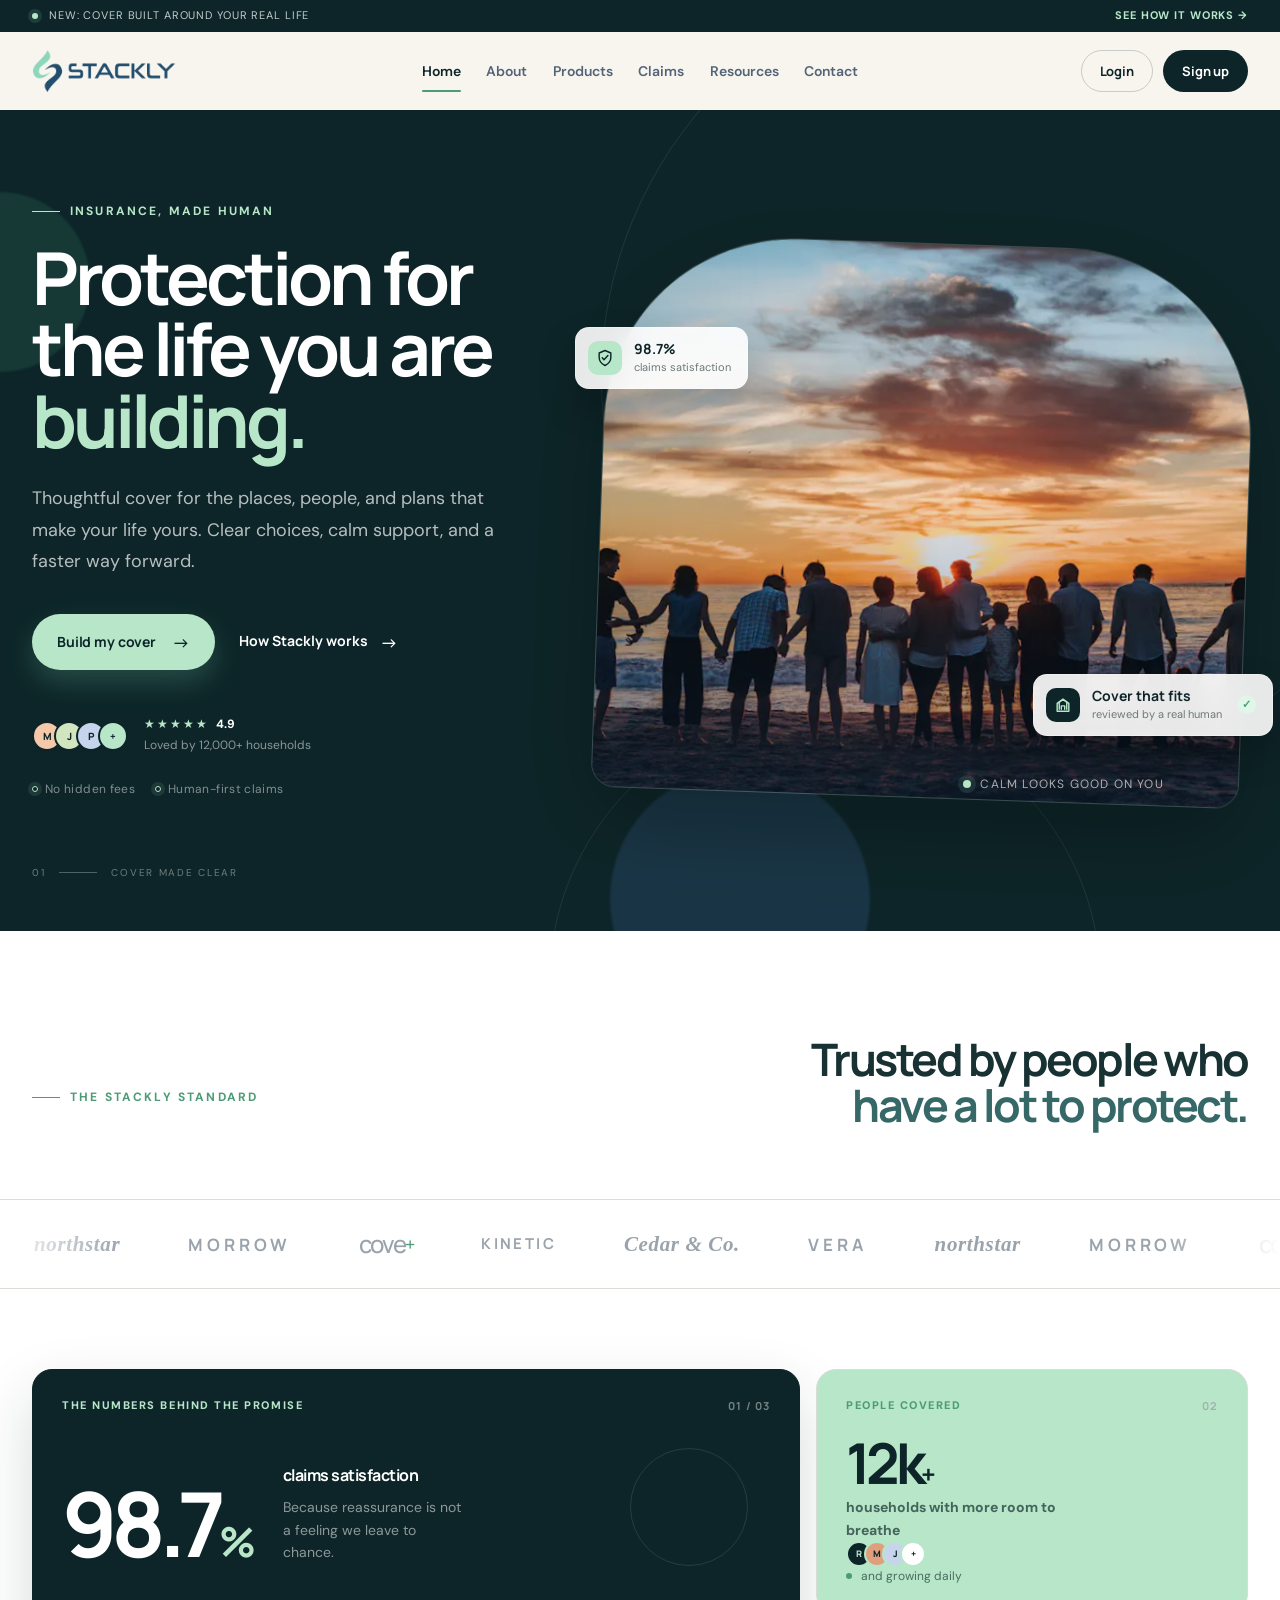
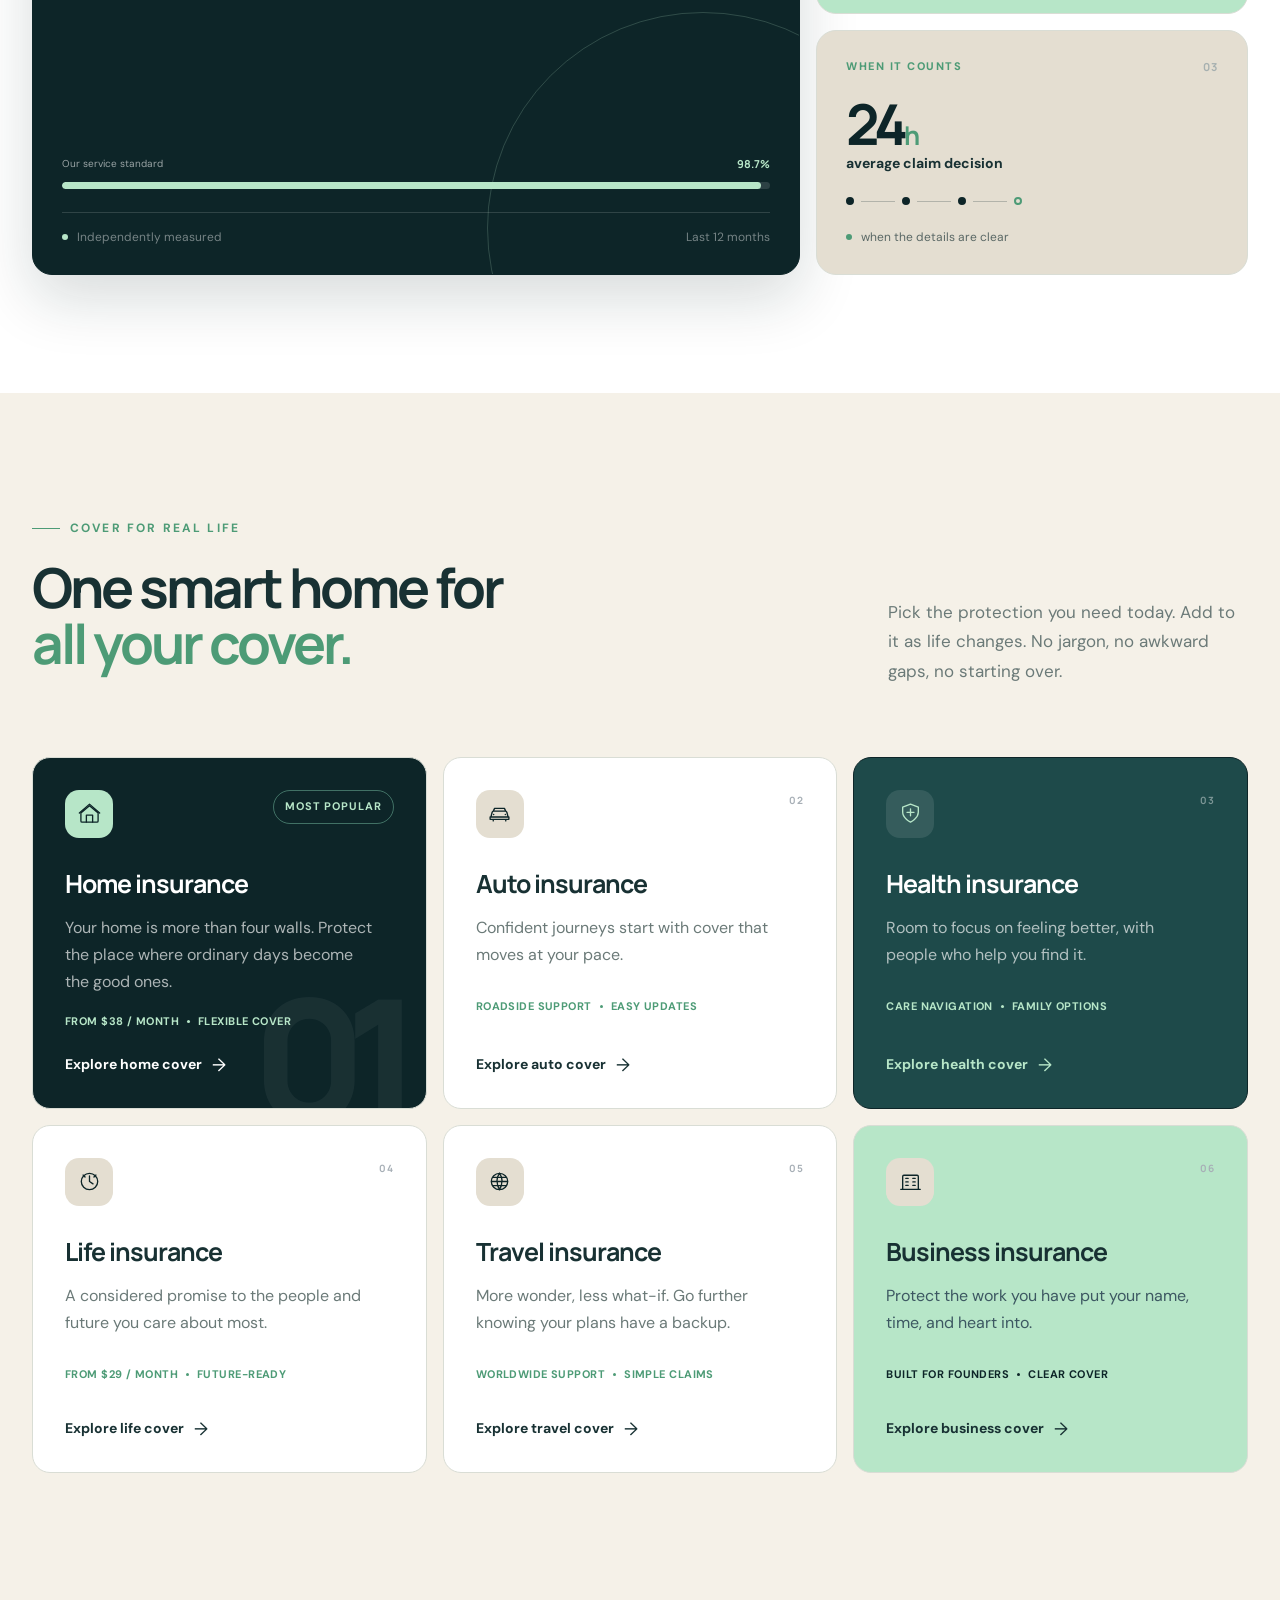
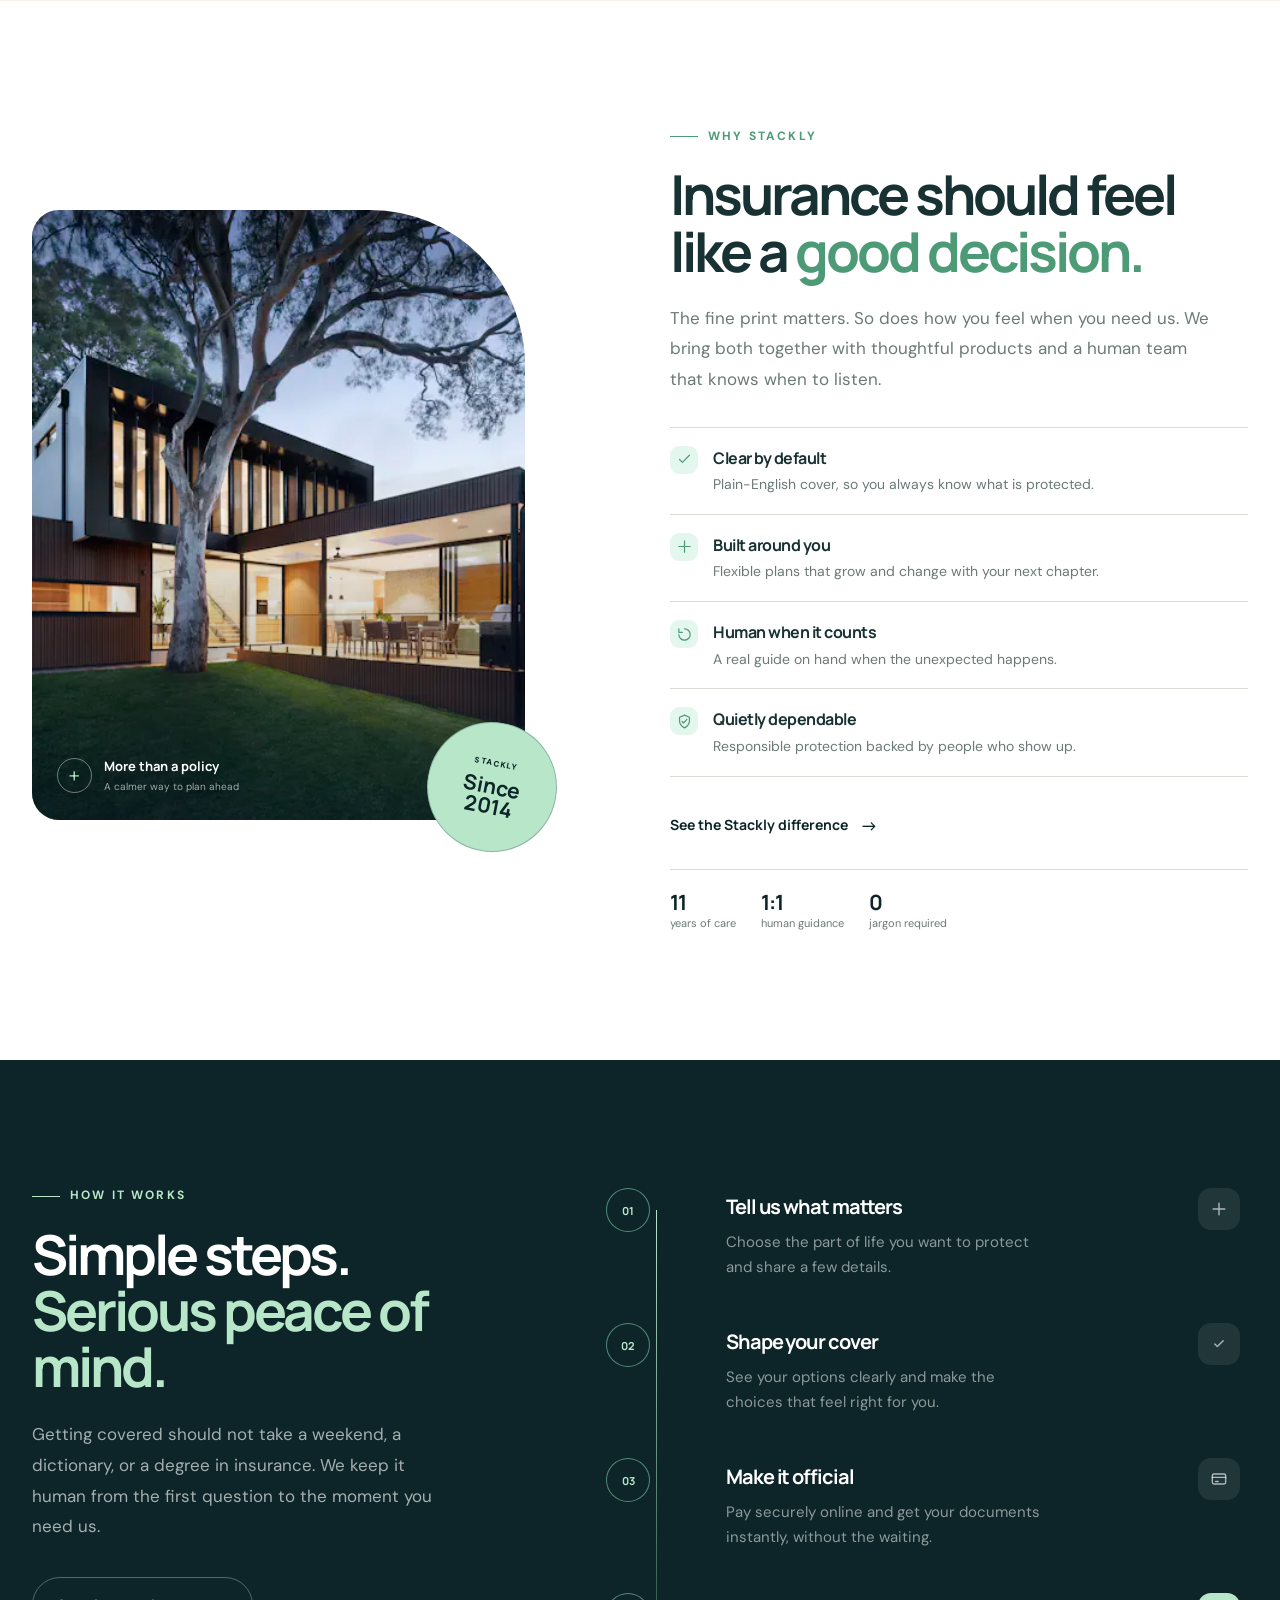
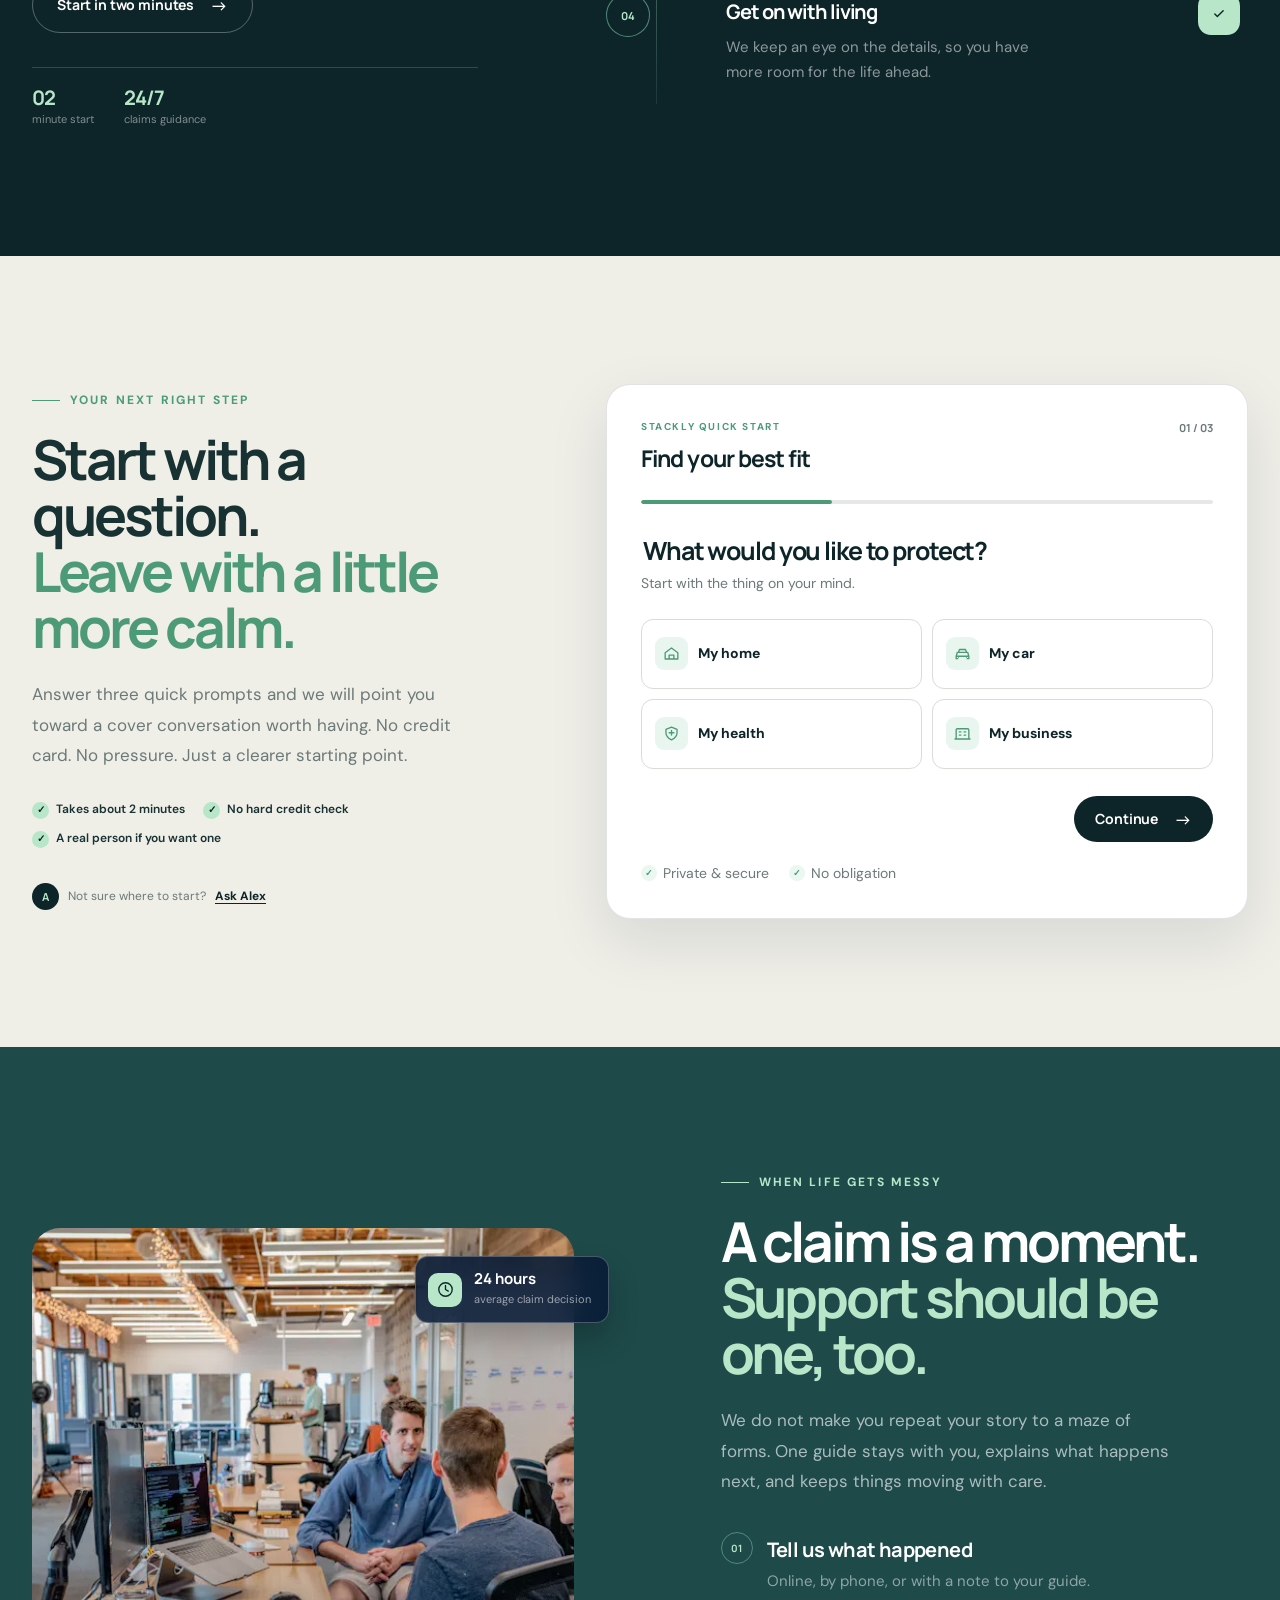
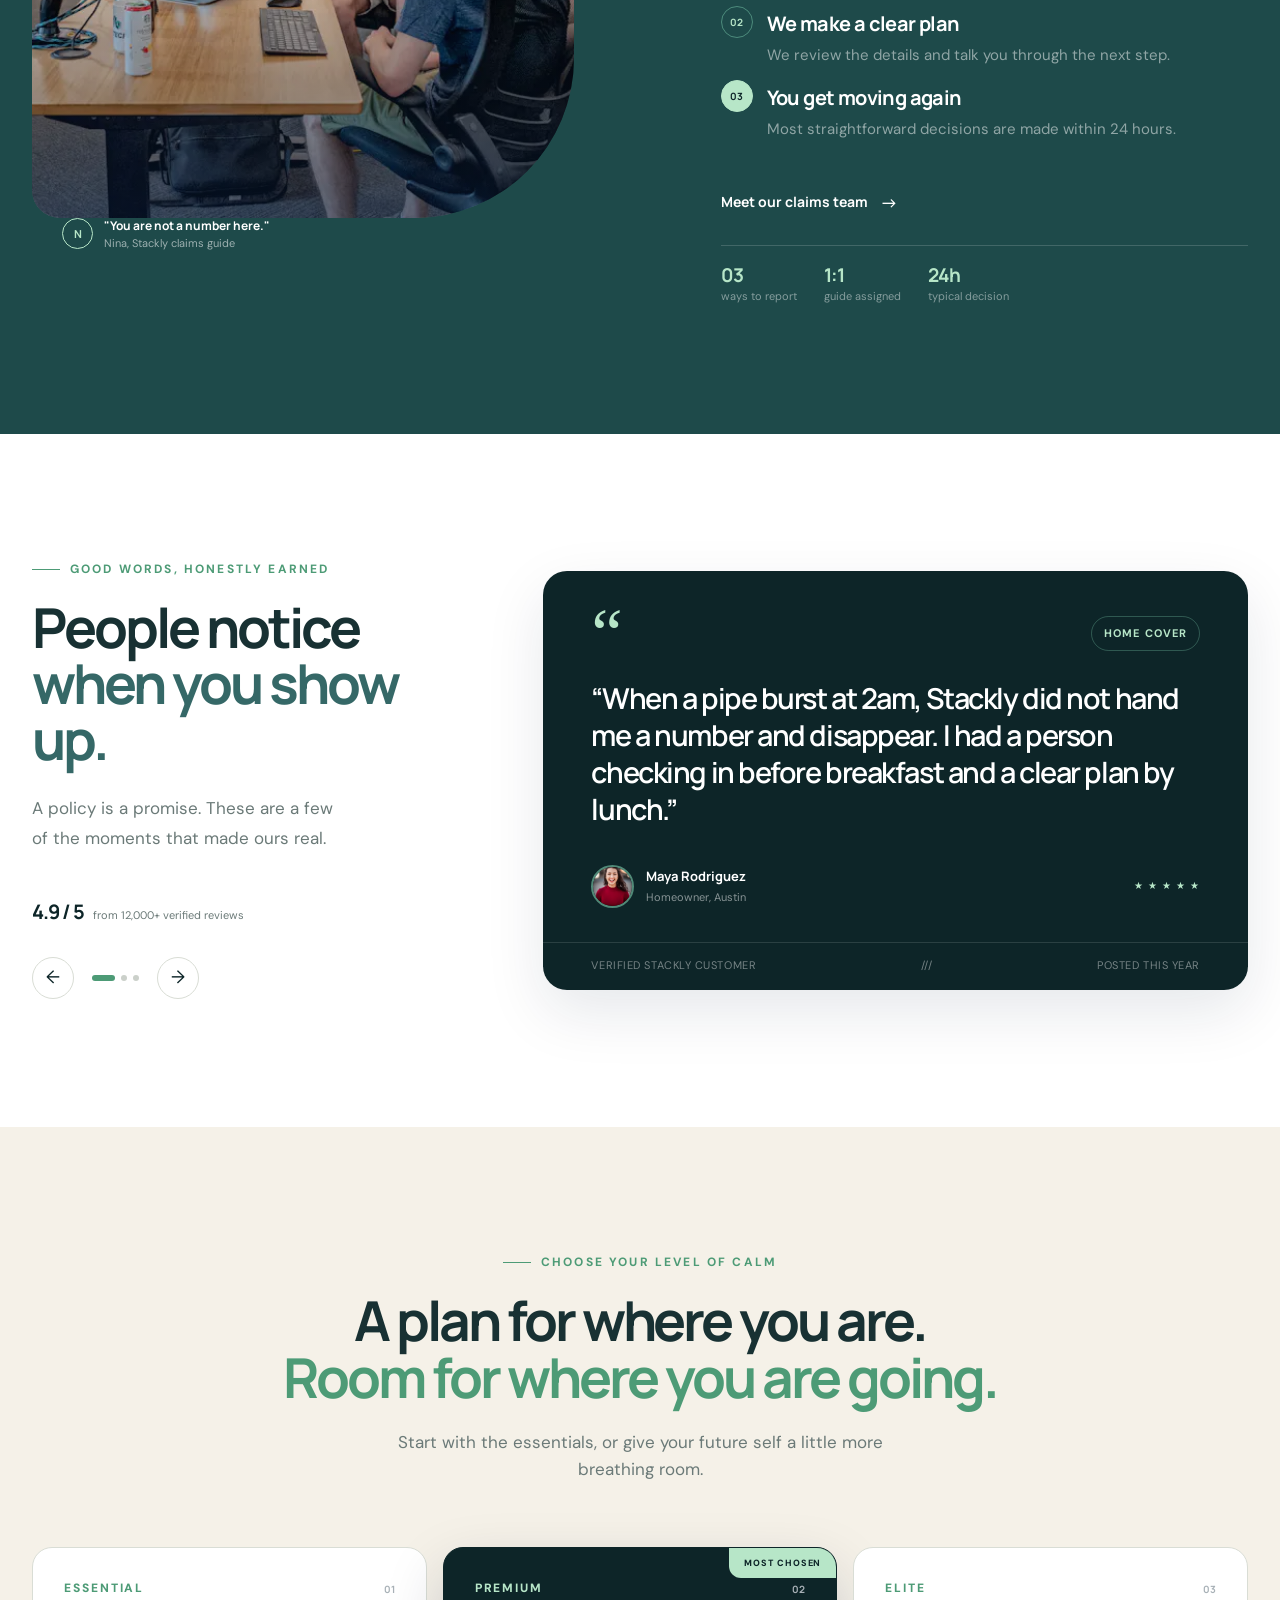
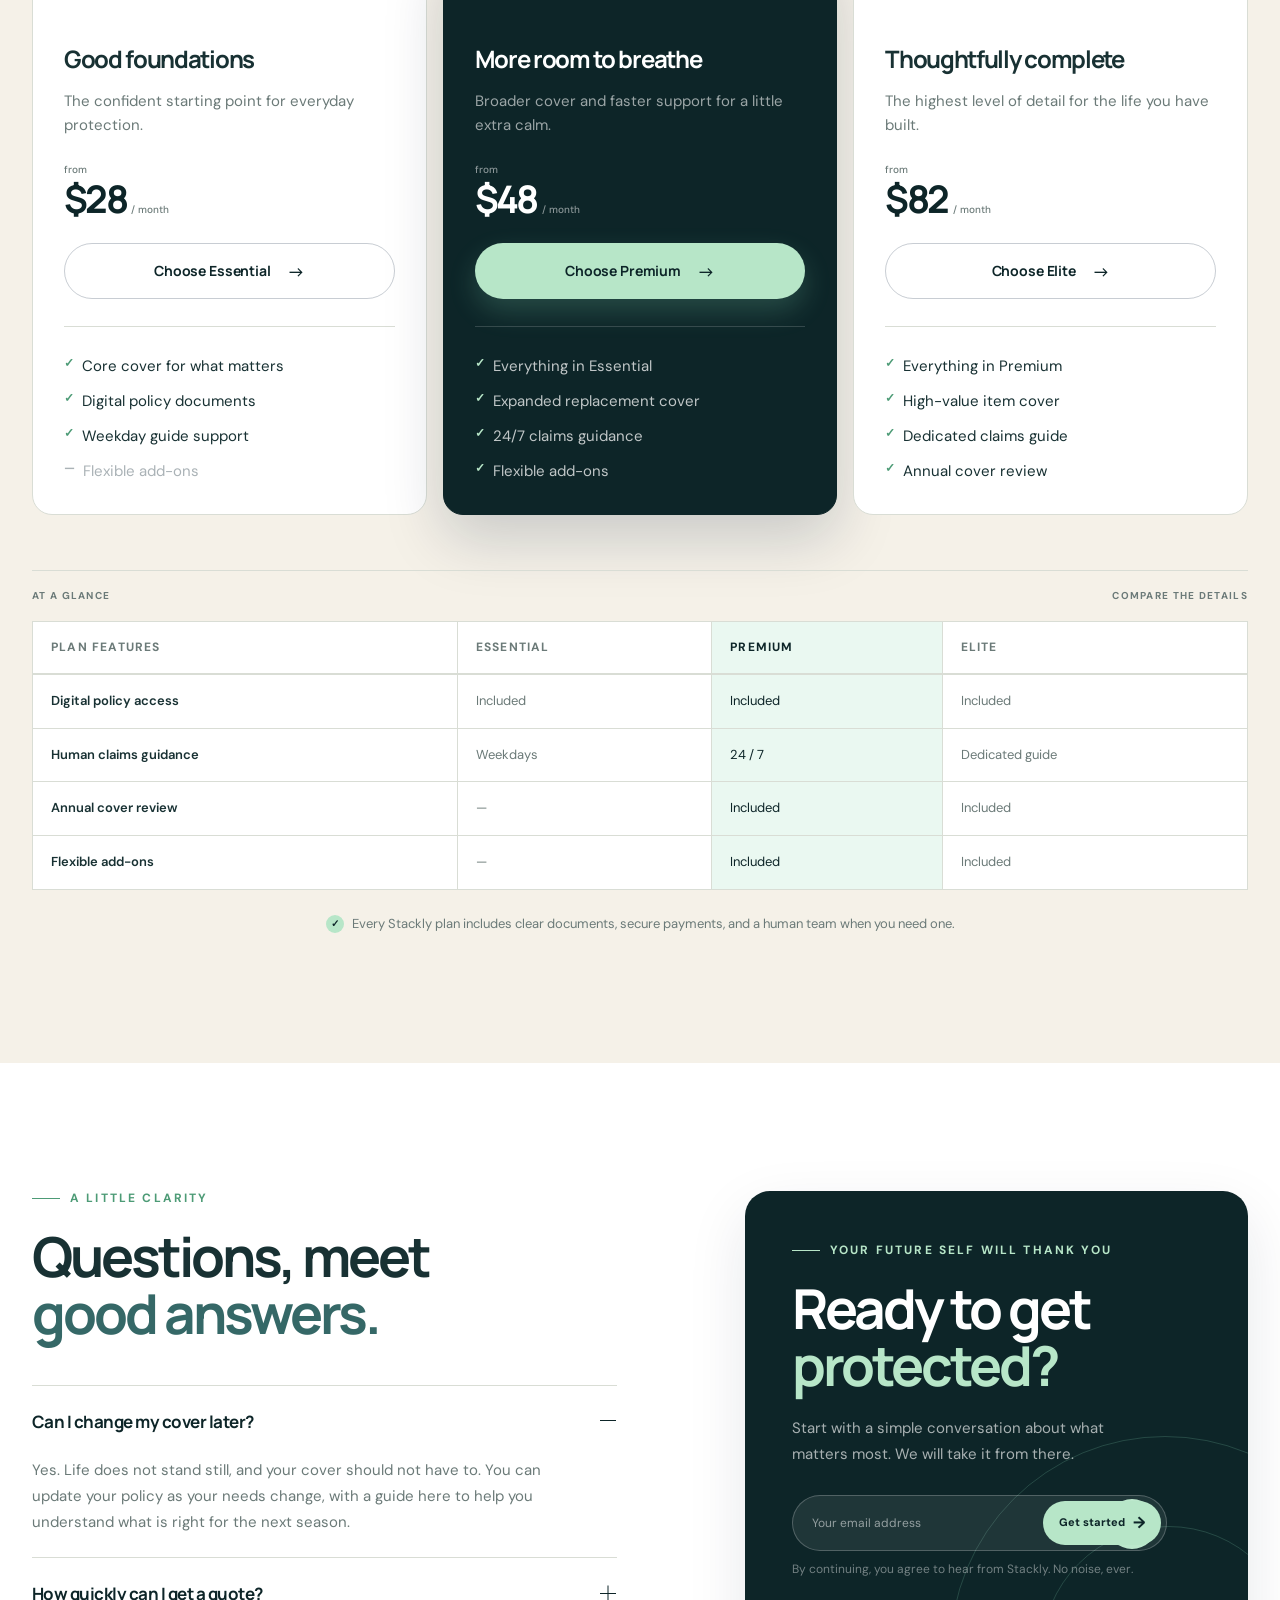
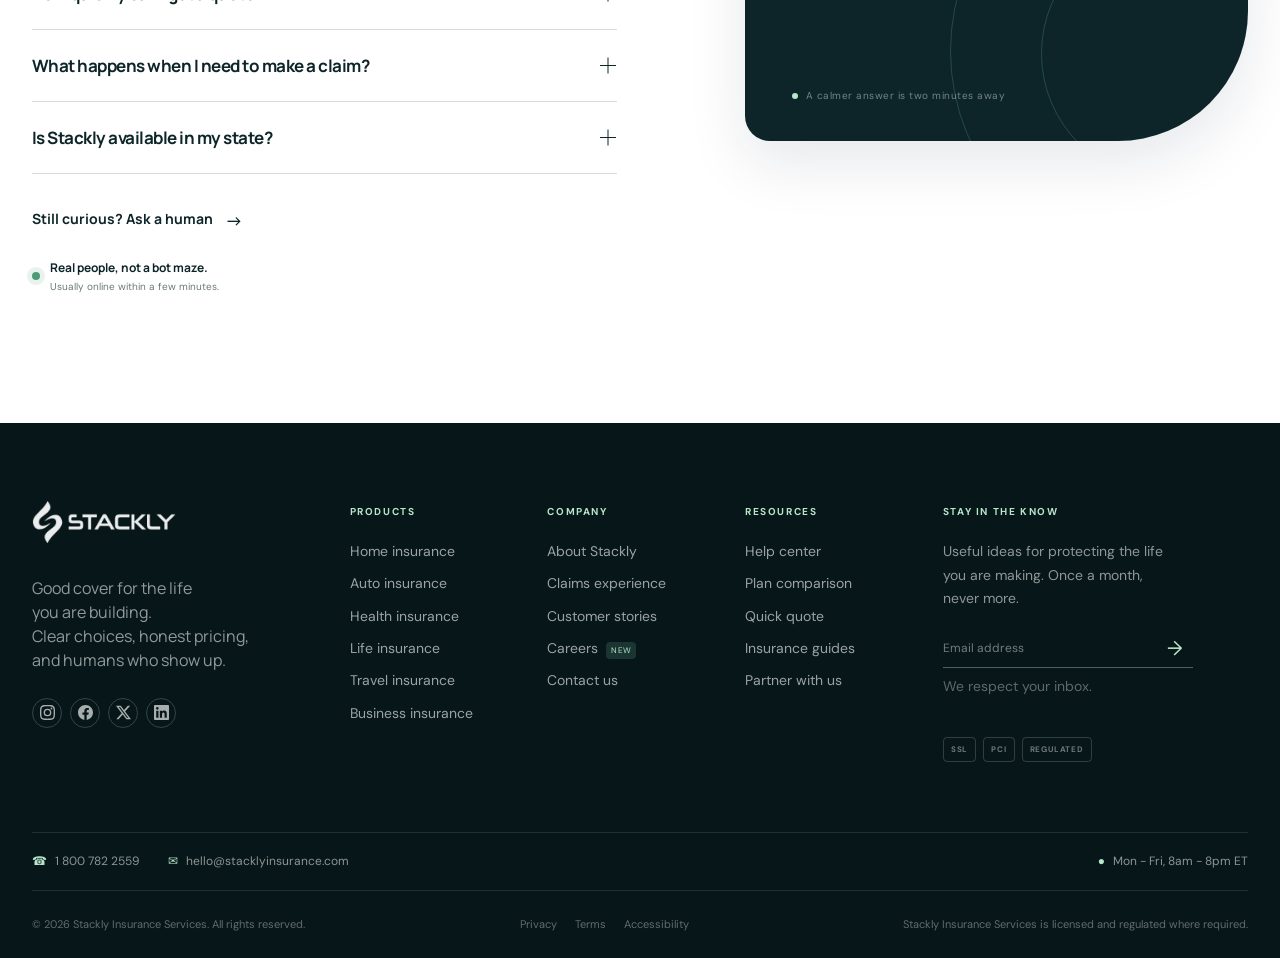
<file: index.html>
<!DOCTYPE html>
<html lang="en">
<head>
  <meta charset="utf-8">
  <meta name="viewport" content="width=device-width, initial-scale=1">
  <meta name="theme-color" content="#0d2528">
  <meta name="description" content="Stackly makes insurance feel simple, human, and ready for real life. Protect your home, health, car, travel, and business with cover that keeps up.">
  <meta property="og:type" content="website">
  <meta property="og:title" content="Stackly Insurance Services | Cover what matters">
  <meta property="og:description" content="Modern insurance with clear cover, fast claims, and real people in your corner.">
  <meta property="og:image" content="assets/images/hero-family-shield.webp">
  <meta property="og:url" content="https://www.stacklyinsurance.com/">
  <meta name="twitter:card" content="summary_large_image">
  <meta name="twitter:title" content="Stackly Insurance Services | Cover what matters">
  <meta name="twitter:description" content="Modern insurance with clear cover, fast claims, and real people in your corner.">
  <meta name="twitter:image" content="assets/images/hero-family-shield.webp">
  <title>Stackly Insurance Services | Cover what matters</title>
  <link rel="preconnect" href="https://fonts.googleapis.com">
  <link rel="preconnect" href="https://fonts.gstatic.com" crossorigin>
  <link href="https://fonts.googleapis.com/css2?family=DM+Sans:wght@400;500;600;700&family=Manrope:wght@500;600;700;800&display=swap" rel="stylesheet">
  <link rel="stylesheet" href="assets/css/style.css">
  <link rel="stylesheet" href="assets/css/responsive.css">
  <script type="application/ld+json">
  {
    "@context": "https://schema.org",
    "@type": "InsuranceAgency",
    "name": "Stackly Insurance Services",
    "url": "https://www.stacklyinsurance.com/",
    "logo": "https://www.stacklyinsurance.com/assets/logo/logo-stackly.webp",
    "description": "Modern insurance with clear cover, fast claims, and real people in your corner.",
    "telephone": "+1-800-782-2559",
    "email": "hello@stacklyinsurance.com",
    "areaServed": "US",
    "sameAs": [
      "https://www.linkedin.com/",
      "https://www.instagram.com/"
    ]
  }
  </script>
</head>
<body>
  <a class="skip-link" href="#main-content">Skip to content</a>

  <!-- Site header -->
  <header class="site-header" data-header>
    <div class="scroll-progress" data-scroll-progress aria-hidden="true"><span></span></div>
    <div class="announcement-bar">
      <div class="container announcement-inner">
        <p><span class="announcement-dot" aria-hidden="true"></span> New: cover built around your real life</p>
        <a href="404.html">See how it works <span aria-hidden="true">&rarr;</span></a>
      </div>
    </div>
    <div class="container header-inner">
      <a class="brand" href="index.html" aria-label="Stackly Insurance Services home">
        <img src="assets/logo/logo-stackly.webp" alt="Stackly Insurance Services" width="144" height="42">
      </a>
      <nav class="desktop-nav" aria-label="Primary navigation">
        <a class="nav-link is-active" href="#home">Home</a>
        <a class="nav-link" href="about.html#about-home">About</a>
        <a class="nav-link" href="products.html#products-home">Products</a>
        <a class="nav-link" href="claims.html#claims-home">Claims</a>
        <a class="nav-link" href="resources.html#resources-home">Resources</a>
        <a class="nav-link" href="contact.html#contact-home">Contact</a>
      </nav>
      <div class="header-actions">
        <a class="button button--small button--header-secondary" href="login.html">Login</a>
        <a class="button button--small button--nav" href="signup.html">Sign up</a>
        <button class="menu-toggle" type="button" aria-expanded="false" aria-controls="mobile-navigation" aria-label="Open navigation menu" data-menu-toggle>
          <span></span><span></span><span></span>
        </button>
      </div>
    </div>
    <div class="mobile-navigation" id="mobile-navigation" data-mobile-menu hidden>
      <nav class="container mobile-nav-list" aria-label="Mobile navigation">
        <a href="#home">Home <span aria-hidden="true">&rarr;</span></a>
        <a href="about.html#about-home">About <span aria-hidden="true">&rarr;</span></a>
        <a href="products.html#products-home">Products <span aria-hidden="true">&rarr;</span></a>
        <a href="claims.html#claims-home">Claims <span aria-hidden="true">&rarr;</span></a>
        <a href="resources.html#resources-home">Resources <span aria-hidden="true">&rarr;</span></a>
        <a href="contact.html#contact-home">Contact <span aria-hidden="true">&rarr;</span></a>
        <div class="mobile-nav-actions"><a class="button button--ghost-light" href="login.html">Login</a><a class="button button--mint" href="signup.html">Sign up <span aria-hidden="true">&rarr;</span></a></div>
      </nav>
    </div>
  </header>

  <main id="main-content">
    <!-- Hero -->
    <section class="hero-section" id="home" aria-labelledby="hero-title">
      <div class="hero-orb hero-orb--one" aria-hidden="true"></div>
      <div class="hero-orb hero-orb--two" aria-hidden="true"></div>
      <div class="container hero-grid">
        <div class="hero-copy reveal">
          <p class="eyebrow eyebrow--light"><span class="eyebrow-line" aria-hidden="true"></span> Insurance, made human</p>
          <h1 id="hero-title">Protection for the life you are <em>building.</em></h1>
          <p class="hero-lede">Thoughtful cover for the places, people, and plans that make your life yours. Clear choices, calm support, and a faster way forward.</p>
          <div class="hero-actions">
            <a class="button button--mint" href="404.html">Build my cover <span aria-hidden="true">&rarr;</span></a>
            <a class="text-link text-link--light" href="404.html">How Stackly works <span class="text-link-arrow" aria-hidden="true">&rarr;</span></a>
          </div>
          <div class="hero-trust" role="group" aria-label="Customer rating">
            <div class="avatar-stack" aria-hidden="true">
              <span class="mini-avatar mini-avatar--one">M</span>
              <span class="mini-avatar mini-avatar--two">J</span>
              <span class="mini-avatar mini-avatar--three">P</span>
              <span class="mini-avatar mini-avatar--four">+</span>
            </div>
            <div>
              <div class="star-row" role="img" aria-label="5 out of 5 stars">
                <span aria-hidden="true">&#9733;</span><span aria-hidden="true">&#9733;</span><span aria-hidden="true">&#9733;</span><span aria-hidden="true">&#9733;</span><span aria-hidden="true">&#9733;</span>
                <strong>4.9</strong>
              </div>
              <p>Loved by 12,000+ households</p>
            </div>
          </div>
          <div class="hero-proof-row" role="group" aria-label="Stackly service promises">
            <span><i aria-hidden="true"></i> No hidden fees</span>
            <span><i aria-hidden="true"></i> Human-first claims</span>
          </div>
        </div>
        <div class="hero-visual reveal reveal--delay" data-reveal>
          <div class="hero-image-frame">
            <img src="assets/images/hero-family-shield.webp" alt="Family relaxing together in a bright, modern home" width="900" height="680" fetchpriority="high" decoding="async">
            <div class="hero-image-wash" aria-hidden="true"></div>
          </div>
          <div class="hero-badge hero-badge--top" role="group" aria-label="Claims satisfaction 98.7 percent">
            <span class="badge-icon badge-icon--mint" aria-hidden="true">
              <svg viewBox="0 0 24 24" role="img"><path d="m12 3 7 3v5c0 4.7-3 8-7 10-4-2-7-5.3-7-10V6l7-3Z"/><path d="m8.6 11.8 2.2 2.2 4.7-5"/></svg>
            </span>
            <span><strong>98.7%</strong><small>claims satisfaction</small></span>
          </div>
          <div class="hero-badge hero-badge--bottom" role="group" aria-label="Personal cover review">
            <span class="badge-icon badge-icon--navy" aria-hidden="true">
              <svg viewBox="0 0 24 24" role="img"><path d="M5 19.5h14M7.5 17V8.5l4.5-3 4.5 3V17M10 17v-4h4v4M5 19.5V10l7-5 7 5v9.5"/></svg>
            </span>
            <span><strong>Cover that fits</strong><small>reviewed by a real human</small></span>
            <span class="badge-check" aria-hidden="true">&#10003;</span>
          </div>
          <div class="hero-floating-label"><span aria-hidden="true"></span> Calm looks good on you</div>
        </div>
      </div>
      <div class="container hero-bottom-line" aria-hidden="true">
        <span>01</span><span class="hero-rule"></span><span>Cover made clear</span>
      </div>
    </section>
    <!-- Testimonials -->
    <section class="testimonials-section section-padding" aria-labelledby="testimonials-title">
      <div class="container testimonials-grid">
        <div class="testimonials-intro reveal">
          <p class="eyebrow"><span class="eyebrow-line" aria-hidden="true"></span> Good words, honestly earned</p>
          <h2 id="testimonials-title">People notice<br><em>when you show up.</em></h2>
          <p class="section-lede">A policy is a promise. These are a few of the moments that made ours real.</p>
          <div class="testimonial-summary"><strong>4.9 / 5</strong><span>from 12,000+ verified reviews</span></div>
          <div class="slider-controls" role="group" aria-label="Testimonial controls">
            <button class="slider-button" type="button" data-slider-prev aria-label="Previous testimonial"><span aria-hidden="true">&larr;</span></button>
            <div class="slider-dots" role="tablist" aria-label="Choose a testimonial">
              <button class="slider-dot is-active" type="button" role="tab" aria-selected="true" aria-label="Show testimonial 1" data-slide-to="0"></button>
              <button class="slider-dot" type="button" role="tab" aria-selected="false" aria-label="Show testimonial 2" data-slide-to="1"></button>
              <button class="slider-dot" type="button" role="tab" aria-selected="false" aria-label="Show testimonial 3" data-slide-to="2"></button>
            </div>
            <button class="slider-button" type="button" data-slider-next aria-label="Next testimonial"><span aria-hidden="true">&rarr;</span></button>
          </div>
        </div>
        <section class="testimonial-slider reveal reveal--delay" data-testimonial-slider aria-roledescription="carousel" aria-label="Customer testimonials" tabindex="0">
          <div class="testimonial-slides" aria-live="polite">
            <article class="testimonial-slide is-active" data-slide="0" role="group" aria-roledescription="slide" aria-label="1 of 3">
              <div class="testimonial-card-top"><span class="quote-mark" aria-hidden="true">“</span><span class="testimonial-category">Home cover</span></div>
              <blockquote>“When a pipe burst at 2am, Stackly did not hand me a number and disappear. I had a person checking in before breakfast and a clear plan by lunch.”</blockquote>
              <div class="testimonial-person"><img src="assets/images/testimonial-maya.webp" alt="Maya Rodriguez" width="400" height="400" loading="lazy" decoding="async"><span><strong>Maya Rodriguez</strong><small>Homeowner, Austin</small></span><span class="testimonial-stars" role="img" aria-label="5 out of 5 stars">&#9733; &#9733; &#9733; &#9733; &#9733;</span></div>
            </article>
            <article class="testimonial-slide" data-slide="1" role="group" aria-roledescription="slide" aria-label="2 of 3" hidden>
              <div class="testimonial-card-top"><span class="quote-mark" aria-hidden="true">“</span><span class="testimonial-category">Business cover</span></div>
              <blockquote>“The difference is the clarity. I knew exactly what my studio needed, what it cost, and who to call when a client issue came up.”</blockquote>
              <div class="testimonial-person"><img src="assets/images/testimonial-jordan.webp" alt="Jordan Lee" width="400" height="400" loading="lazy" decoding="async"><span><strong>Jordan Lee</strong><small>Founder, Field Notes Studio</small></span><span class="testimonial-stars" role="img" aria-label="5 out of 5 stars">&#9733; &#9733; &#9733; &#9733; &#9733;</span></div>
            </article>
            <article class="testimonial-slide" data-slide="2" role="group" aria-roledescription="slide" aria-label="3 of 3" hidden>
              <div class="testimonial-card-top"><span class="quote-mark" aria-hidden="true">“</span><span class="testimonial-category">Auto cover</span></div>
              <blockquote>“I expected the usual insurance experience. Instead, the quote was simple, the price made sense, and the team remembered my name.”</blockquote>
              <div class="testimonial-person"><img src="assets/images/testimonial-priya.webp" alt="Priya Shah" width="400" height="400" loading="lazy" decoding="async"><span><strong>Priya Shah</strong><small>Product designer, Chicago</small></span><span class="testimonial-stars" role="img" aria-label="5 out of 5 stars">&#9733; &#9733; &#9733; &#9733; &#9733;</span></div>
            </article>
          </div>
          <div class="testimonial-card-foot"><span>Verified Stackly customer</span><span aria-hidden="true">///</span><span>Posted this year</span></div>
        </section>
      </div>
    </section>

    <!-- Plans -->
    <section class="plans-section section-padding" id="plans" aria-labelledby="plans-title">
      <div class="container">
        <div class="section-heading section-heading--center reveal">
          <p class="eyebrow"><span class="eyebrow-line" aria-hidden="true"></span> Choose your level of calm</p>
          <h2 id="plans-title">A plan for where you are.<br><em>Room for where you are going.</em></h2>
          <p>Start with the essentials, or give your future self a little more breathing room.</p>
        </div>
        <div class="plans-grid">
          <article class="plan-card reveal">
            <div class="plan-card-head"><span class="plan-label">Essential</span><span class="plan-index">01</span></div>
            <h3>Good foundations</h3>
            <p class="plan-description">The confident starting point for everyday protection.</p>
            <p class="plan-price"><span>from</span> $28 <small>/ month</small></p>
            <a class="button button--outline-dark button--full" href="404.html">Choose Essential <span aria-hidden="true">&rarr;</span></a>
            <ul class="plan-features">
              <li><span aria-hidden="true">&#10003;</span> Core cover for what matters</li>
              <li><span aria-hidden="true">&#10003;</span> Digital policy documents</li>
              <li><span aria-hidden="true">&#10003;</span> Weekday guide support</li>
              <li class="is-muted"><span aria-hidden="true">&mdash;</span> Flexible add-ons</li>
            </ul>
          </article>
          <article class="plan-card plan-card--featured reveal reveal--delay">
            <div class="plan-ribbon">Most chosen</div>
            <div class="plan-card-head"><span class="plan-label">Premium</span><span class="plan-index">02</span></div>
            <h3>More room to breathe</h3>
            <p class="plan-description">Broader cover and faster support for a little extra calm.</p>
            <p class="plan-price"><span>from</span> $48 <small>/ month</small></p>
            <a class="button button--mint button--full" href="404.html">Choose Premium <span aria-hidden="true">&rarr;</span></a>
            <ul class="plan-features">
              <li><span aria-hidden="true">&#10003;</span> Everything in Essential</li>
              <li><span aria-hidden="true">&#10003;</span> Expanded replacement cover</li>
              <li><span aria-hidden="true">&#10003;</span> 24/7 claims guidance</li>
              <li><span aria-hidden="true">&#10003;</span> Flexible add-ons</li>
            </ul>
          </article>
          <article class="plan-card reveal reveal--delay-2">
            <div class="plan-card-head"><span class="plan-label">Elite</span><span class="plan-index">03</span></div>
            <h3>Thoughtfully complete</h3>
            <p class="plan-description">The highest level of detail for the life you have built.</p>
            <p class="plan-price"><span>from</span> $82 <small>/ month</small></p>
            <a class="button button--outline-dark button--full" href="404.html">Choose Elite <span aria-hidden="true">&rarr;</span></a>
            <ul class="plan-features">
              <li><span aria-hidden="true">&#10003;</span> Everything in Premium</li>
              <li><span aria-hidden="true">&#10003;</span> High-value item cover</li>
              <li><span aria-hidden="true">&#10003;</span> Dedicated claims guide</li>
              <li><span aria-hidden="true">&#10003;</span> Annual cover review</li>
            </ul>
          </article>
        </div>
        <div class="comparison-wrap reveal">
          <div class="comparison-heading"><span>At a glance</span><span>Compare the details</span></div>
          <div class="comparison-scroll">
            <table class="comparison-table">
              <caption>Compare Stackly plan features</caption>
              <thead><tr><th scope="col">Plan features</th><th scope="col">Essential</th><th scope="col" class="is-featured">Premium</th><th scope="col">Elite</th></tr></thead>
              <tbody>
                <tr><th scope="row">Digital policy access</th><td>Included</td><td class="is-featured">Included</td><td>Included</td></tr>
                <tr><th scope="row">Human claims guidance</th><td>Weekdays</td><td class="is-featured">24 / 7</td><td>Dedicated guide</td></tr>
                <tr><th scope="row">Annual cover review</th><td>&mdash;</td><td class="is-featured">Included</td><td>Included</td></tr>
                <tr><th scope="row">Flexible add-ons</th><td>&mdash;</td><td class="is-featured">Included</td><td>Included</td></tr>
              </tbody>
            </table>
          </div>
        </div>
        <p class="plans-note"><span aria-hidden="true">&#10003;</span> Every Stackly plan includes clear documents, secure payments, and a human team when you need one.</p>
      </div>
    </section>

    <!-- Quote funnel -->
    <section class="quote-section section-padding" id="quote" aria-labelledby="quote-title">
      <div class="container quote-grid">
        <div class="quote-copy reveal">
          <p class="eyebrow"><span class="eyebrow-line" aria-hidden="true"></span> Your next right step</p>
          <h2 id="quote-title">Start with a question.<br><em>Leave with a little more calm.</em></h2>
          <p class="section-lede">Answer three quick prompts and we will point you toward a cover conversation worth having. No credit card. No pressure. Just a clearer starting point.</p>
          <div class="quote-notes">
            <p><span aria-hidden="true">&#10003;</span> Takes about 2 minutes</p>
            <p><span aria-hidden="true">&#10003;</span> No hard credit check</p>
            <p><span aria-hidden="true">&#10003;</span> A real person if you want one</p>
          </div>
          <p class="quote-support"><span class="support-avatar" aria-hidden="true">A</span> Not sure where to start? <a href="mailto:hello@stacklyinsurance.com">Ask Alex</a></p>
        </div>
        <div class="quote-widget reveal reveal--delay" data-quote-widget>
          <div class="widget-header">
            <div><span class="widget-overline">STACKLY QUICK START</span><span class="widget-title">Find your best fit</span></div>
            <span class="widget-step-label" data-quote-step-label>01 / 03</span>
          </div>
          <div class="progress-track" aria-hidden="true"><span data-quote-progress></span></div>
          <form data-quote-form>
            <fieldset class="quote-step is-active" data-quote-step="1">
              <legend>What would you like to protect?</legend>
              <p class="field-hint">Start with the thing on your mind.</p>
              <div class="quote-options quote-options--four">
                <button type="button" class="quote-option" data-quote-type="home"><span class="option-icon" aria-hidden="true"><svg viewBox="0 0 24 24"><path d="m4 11 8-6 8 6v8H4v-8ZM9 19v-5h6v5"/></svg></span><span>My home</span></button>
                <button type="button" class="quote-option" data-quote-type="auto"><span class="option-icon" aria-hidden="true"><svg viewBox="0 0 24 24"><path d="M4 15.5h16l-1.5-5H5.5l-1.5 5ZM4 15.5v3h2M20 15.5v3h-2M7 10.5 8.2 7h7.6l1.2 3.5M7 16.5h.1M17 16.5h.1"/></svg></span><span>My car</span></button>
                <button type="button" class="quote-option" data-quote-type="health"><span class="option-icon" aria-hidden="true"><svg viewBox="0 0 24 24"><path d="M12 20s7-3.5 7-9V6.8L12 4 5 6.8V11c0 5.5 7 9 7 9Z"/><path d="M12 8v6M9 11h6"/></svg></span><span>My health</span></button>
                <button type="button" class="quote-option" data-quote-type="business"><span class="option-icon" aria-hidden="true"><svg viewBox="0 0 24 24"><path d="M4 19V7.5A1.5 1.5 0 0 1 5.5 6h13A1.5 1.5 0 0 1 20 7.5V19M2.5 19h19M8 10h2M14 10h2M8 14h2M14 14h2"/></svg></span><span>My business</span></button>
              </div>
              <p class="form-error" data-quote-error role="alert" hidden>Please choose one to continue.</p>
            </fieldset>
            <fieldset class="quote-step" data-quote-step="2" hidden>
              <legend>Where should we focus first?</legend>
              <p class="field-hint">This helps us make the next step more relevant.</p>
              <label class="form-label" for="coverage-postcode">Your ZIP code</label>
              <input class="form-input" id="coverage-postcode" name="postcode" type="text" inputmode="numeric" pattern="[0-9]{5}" maxlength="5" placeholder="e.g. 10001" required>
              <label class="form-label" for="coverage-priority">Your top priority</label>
              <select class="form-input" id="coverage-priority" name="priority" required>
                <option value="" selected disabled>Choose one</option>
                <option value="simplicity">Keep it simple</option>
                <option value="value">Find good value</option>
                <option value="breadth">Cover the details</option>
              </select>
              <p class="form-error" data-details-error role="alert" hidden>Enter a valid 5-digit ZIP code and choose a priority.</p>
            </fieldset>
            <fieldset class="quote-step" data-quote-step="3" hidden>
              <legend>Your clearer starting point</legend>
              <p class="field-hint">Based on your answers, this is a useful place to begin.</p>
              <div class="quote-summary"><span class="summary-icon" aria-hidden="true"><svg viewBox="0 0 24 24"><path d="m12 3 7 3v5c0 4.7-3 8-7 10-4-2-7-5.3-7-10V6l7-3Z"/><path d="m8.5 12 2.1 2.1 4.8-5"/></svg></span><div><span class="summary-label">Your starting point</span><strong data-quote-summary>Home cover</strong><span class="summary-estimate" data-quote-estimate>Typically from $38 / month</span></div></div>
              <p class="summary-copy">A Stackly guide can turn this starting point into a considered, personal quote.</p>
              <button class="button button--dark button--full" type="submit" data-quote-submit>Send me my options <span aria-hidden="true">&rarr;</span></button>
            </fieldset>
            <div class="widget-footer">
              <button class="widget-back" type="button" data-quote-back hidden><span aria-hidden="true">&larr;</span> Back</button>
              <button class="button button--dark widget-next" type="button" data-quote-next>Continue <span aria-hidden="true">&rarr;</span></button>
            </div>
            <div class="quote-success" data-quote-success role="status" hidden><span class="success-mark" aria-hidden="true">&#10003;</span><strong>We have your starting point.</strong><span>A guide will be in touch shortly with a calmer next step.</span></div>
          </form>
          <div class="widget-trust"><span><i aria-hidden="true">&#10003;</i> Private &amp; secure</span><span><i aria-hidden="true">&#10003;</i> No obligation</span></div>
        </div>
      </div>
    </section>

    <!-- Claims experience -->
    <section class="claims-section section-padding" id="claims" aria-labelledby="claims-title">
      <div class="container claims-grid">
        <div class="claims-visual reveal">
          <div class="claims-image-frame">
            <img src="assets/images/claims-support-agent.webp" alt="Customer support team collaborating in a bright office" width="760" height="620" loading="lazy" decoding="async">
            <div class="claims-image-overlay" aria-hidden="true"></div>
          </div>
          <div class="claims-time-card"><span class="time-icon" aria-hidden="true"><svg viewBox="0 0 24 24"><circle cx="12" cy="12" r="8.5"/><path d="M12 7v5l3.5 2"/></svg></span><div><strong>24 hours</strong><small>average claim decision</small></div></div>
          <div class="claims-caption"><span class="caption-avatar" aria-hidden="true">N</span><span><strong>"You are not a number here."</strong><small>Nina, Stackly claims guide</small></span></div>
        </div>
        <div class="claims-copy reveal reveal--delay">
          <p class="eyebrow eyebrow--light"><span class="eyebrow-line" aria-hidden="true"></span> When life gets messy</p>
          <h2 id="claims-title">A claim is a moment.<br><em>Support should be one, too.</em></h2>
          <p>We do not make you repeat your story to a maze of forms. One guide stays with you, explains what happens next, and keeps things moving with care.</p>
          <ol class="claims-timeline">
            <li><span class="timeline-marker">01</span><div><h3>Tell us what happened</h3><p>Online, by phone, or with a note to your guide.</p></div></li>
            <li><span class="timeline-marker">02</span><div><h3>We make a clear plan</h3><p>We review the details and talk you through the next step.</p></div></li>
            <li><span class="timeline-marker timeline-marker--mint">03</span><div><h3>You get moving again</h3><p>Most straightforward decisions are made within 24 hours.</p></div></li>
          </ol>
          <a class="text-link text-link--light" href="404.html">Meet our claims team <span class="text-link-arrow" aria-hidden="true">&rarr;</span></a>
          <div class="claims-proof-row"><span><strong>03</strong><small>ways to report</small></span><span><strong>1:1</strong><small>guide assigned</small></span><span><strong>24h</strong><small>typical decision</small></span></div>
        </div>
      </div>
    </section>

    <!-- Why Stackly -->
    <section class="why-section section-padding" id="why-stackly" aria-labelledby="why-title">
      <div class="container why-grid">
        <div class="why-visual reveal">
          <div class="why-image-frame">
            <img src="assets/images/why-stackly-home.webp" alt="Sunlit modern home with a landscaped garden" width="760" height="620" loading="lazy" decoding="async">
            <div class="why-image-caption"><span class="caption-mark" aria-hidden="true">+</span><span><strong>More than a policy</strong><small>A calmer way to plan ahead</small></span></div>
          </div>
          <div class="why-stamp" aria-hidden="true"><span>STACKLY</span><strong>Since<br>2014</strong></div>
        </div>
        <div class="why-copy reveal reveal--delay">
          <p class="eyebrow"><span class="eyebrow-line" aria-hidden="true"></span> Why Stackly</p>
          <h2 id="why-title">Insurance should feel like a <em>good decision.</em></h2>
          <p class="section-lede">The fine print matters. So does how you feel when you need us. We bring both together with thoughtful products and a human team that knows when to listen.</p>
          <div class="benefit-list">
            <div class="benefit-item">
              <span class="benefit-icon" aria-hidden="true"><svg viewBox="0 0 24 24"><path d="m5 12 4 4L19 6"/></svg></span>
              <div><h3>Clear by default</h3><p>Plain-English cover, so you always know what is protected.</p></div>
            </div>
            <div class="benefit-item">
              <span class="benefit-icon" aria-hidden="true"><svg viewBox="0 0 24 24"><path d="M12 4v16M4 12h16"/></svg></span>
              <div><h3>Built around you</h3><p>Flexible plans that grow and change with your next chapter.</p></div>
            </div>
            <div class="benefit-item">
              <span class="benefit-icon" aria-hidden="true"><svg viewBox="0 0 24 24"><path d="M4 12a8 8 0 1 0 16 0c0-4.4-3.6-8-8-8M4 4v5h5"/></svg></span>
              <div><h3>Human when it counts</h3><p>A real guide on hand when the unexpected happens.</p></div>
            </div>
            <div class="benefit-item">
              <span class="benefit-icon" aria-hidden="true"><svg viewBox="0 0 24 24"><path d="M12 3 19 6v5c0 4.7-3 8-7 10-4-2-7-5.3-7-10V6l7-3Z"/><path d="m8.5 12 2.1 2.1 4.8-5"/></svg></span>
              <div><h3>Quietly dependable</h3><p>Responsible protection backed by people who show up.</p></div>
            </div>
          </div>
          <a class="text-link" href="404.html">See the Stackly difference <span class="text-link-arrow" aria-hidden="true">&rarr;</span></a>
          <div class="why-proof-row">
            <span><strong>11</strong><small>years of care</small></span>
            <span><strong>1:1</strong><small>human guidance</small></span>
            <span><strong>0</strong><small>jargon required</small></span>
          </div>
        </div>
      </div>
    </section>

    <!-- How it works -->
    <section class="steps-section section-padding" id="how-it-works" aria-labelledby="steps-title">
      <div class="container steps-grid">
        <div class="steps-intro reveal">
          <p class="eyebrow eyebrow--light"><span class="eyebrow-line" aria-hidden="true"></span> How it works</p>
          <h2 id="steps-title">Simple steps.<br><em>Serious peace of mind.</em></h2>
          <p>Getting covered should not take a weekend, a dictionary, or a degree in insurance. We keep it human from the first question to the moment you need us.</p>
          <a class="button button--ghost-light" href="404.html">Start in two minutes <span aria-hidden="true">&rarr;</span></a>
          <div class="steps-proof"><span><strong>02</strong><small>minute start</small></span><span><strong>24/7</strong><small>claims guidance</small></span></div>
        </div>
        <ol class="steps-list">
          <li class="step-item reveal">
            <span class="step-number">01</span>
            <div class="step-content"><h3>Tell us what matters</h3><p>Choose the part of life you want to protect and share a few details.</p></div>
            <span class="step-marker" aria-hidden="true"><svg viewBox="0 0 24 24"><path d="M12 5v14M5 12h14"/></svg></span>
          </li>
          <li class="step-item reveal reveal--delay">
            <span class="step-number">02</span>
            <div class="step-content"><h3>Shape your cover</h3><p>See your options clearly and make the choices that feel right for you.</p></div>
            <span class="step-marker" aria-hidden="true"><svg viewBox="0 0 24 24"><path d="m7 12 3 3 7-7"/></svg></span>
          </li>
          <li class="step-item reveal reveal--delay-2">
            <span class="step-number">03</span>
            <div class="step-content"><h3>Make it official</h3><p>Pay securely online and get your documents instantly, without the waiting.</p></div>
            <span class="step-marker" aria-hidden="true"><svg viewBox="0 0 24 24"><rect x="4" y="6" width="16" height="12" rx="2"/><path d="M4 10h16M8 15h3"/></svg></span>
          </li>
          <li class="step-item reveal reveal--delay-2">
            <span class="step-number">04</span>
            <div class="step-content"><h3>Get on with living</h3><p>We keep an eye on the details, so you have more room for the life ahead.</p></div>
            <span class="step-marker step-marker--solid" aria-hidden="true"><svg viewBox="0 0 24 24"><path d="m7 12 3 3 7-7"/></svg></span>
          </li>
        </ol>
      </div>
    </section>

    <!-- Trust strip and animated metrics -->
    <section class="trust-section" aria-labelledby="trust-title">
      <div class="container">
        <div class="trust-heading-row">
          <p class="eyebrow"><span class="eyebrow-line" aria-hidden="true"></span> The Stackly standard</p>
          <h2 id="trust-title">Trusted by people who<br><em>have a lot to protect.</em></h2>
        </div>
        <section class="logo-marquee" aria-label="Trusted by teams at">
          <div class="logo-marquee-track">
            <span class="partner partner--serif">northstar</span>
            <span class="partner partner--wide">MORROW</span>
            <span class="partner partner--rounded">cove<span aria-hidden="true">+</span></span>
            <span class="partner partner--caps">KINETIC</span>
            <span class="partner partner--serif">Cedar &amp; Co.</span>
            <span class="partner partner--wide">VERA</span>
            <span class="partner partner--serif">northstar</span>
            <span class="partner partner--wide">MORROW</span>
            <span class="partner partner--rounded">cove<span aria-hidden="true">+</span></span>
            <span class="partner partner--caps">KINETIC</span>
            <span class="partner partner--serif">Cedar &amp; Co.</span>
            <span class="partner partner--wide">VERA</span>
          </div>
        </section>
        <div class="metrics-grid" data-counter-group>
          <article class="metric-card metric-card--hero reveal">
            <div class="metric-card-heading"><span class="metric-kicker">The numbers behind the promise</span><span class="metric-index">01 / 03</span></div>
            <div class="metric-hero-body">
              <p class="metric-value"><span data-counter="98.7" data-decimals="1">0</span><span>%</span></p>
              <div class="metric-context"><p class="metric-label">claims satisfaction</p><p class="metric-description">Because reassurance is not a feeling we leave to chance.</p></div>
            </div>
            <div class="metric-meter" role="img" aria-label="98.7 percent claims satisfaction">
              <div class="metric-meter-label"><span>Our service standard</span><strong>98.7%</strong></div>
              <div class="metric-meter-track" aria-hidden="true"><span></span></div>
            </div>
            <div class="metric-card-foot"><span><span class="metric-pulse" aria-hidden="true"></span> Independently measured</span><span>Last 12 months</span></div>
          </article>
          <article class="metric-card metric-card--people reveal reveal--delay">
            <div class="metric-card-heading"><span class="metric-kicker">People covered</span><span class="metric-index">02</span></div>
            <p class="metric-value"><span data-counter="12000" data-format="compact">0</span><span>+</span></p>
            <p class="metric-label">households with more room to breathe</p>
            <div class="metric-avatars" aria-hidden="true"><span>R</span><span>M</span><span>J</span><span>+</span></div>
            <span class="metric-note"><span class="metric-pulse" aria-hidden="true"></span> and growing daily</span>
          </article>
          <article class="metric-card metric-card--time reveal reveal--delay-2">
            <div class="metric-card-heading"><span class="metric-kicker">When it counts</span><span class="metric-index">03</span></div>
            <p class="metric-value"><span data-counter="24">0</span><span>h</span></p>
            <p class="metric-label">average claim decision</p>
            <div class="metric-timeline" aria-hidden="true"><span class="is-active"></span><i></i><span class="is-active"></span><i></i><span class="is-active"></span><i></i><span></span></div>
            <span class="metric-note"><span class="metric-pulse" aria-hidden="true"></span> when the details are clear</span>
          </article>
        </div>
      </div>
    </section>

    <!-- Products -->
    <section class="products-section section-padding" id="products" aria-labelledby="products-title">
      <div class="container">
        <div class="section-heading section-heading--split reveal">
          <div>
            <p class="eyebrow"><span class="eyebrow-line" aria-hidden="true"></span> Cover for real life</p>
            <h2 id="products-title">One smart home for<br><em>all your cover.</em></h2>
          </div>
          <p>Pick the protection you need today. Add to it as life changes. No jargon, no awkward gaps, no starting over.</p>
        </div>
        <div class="products-grid">
          <article class="product-card product-card--featured reveal">
            <div class="product-card-top">
              <span class="product-icon product-icon--mint" aria-hidden="true">
                <svg viewBox="0 0 32 32" role="img"><path d="M5 15.2 16 6l11 9.2v10.3a1.5 1.5 0 0 1-1.5 1.5h-19A1.5 1.5 0 0 1 5 25.5V15.2Z"/><path d="M12 27V18h8v9M3 15.5 16 4l13 11.5"/></svg>
              </span>
              <span class="card-kicker">Most popular</span>
            </div>
            <h3>Home insurance</h3>
            <p>Your home is more than four walls. Protect the place where ordinary days become the good ones.</p>
            <span class="product-meta">From $38 / month <i aria-hidden="true"></i> flexible cover</span>
            <a class="card-link" href="404.html" data-quote-type-link="home">Explore home cover <span aria-hidden="true">&rarr;</span></a>
            <span class="card-decoration" aria-hidden="true">01</span>
          </article>
          <article class="product-card reveal reveal--delay">
            <span class="product-icon" aria-hidden="true">
              <svg viewBox="0 0 32 32" role="img"><path d="M5 20.5h22l-1.6-6.1a2 2 0 0 0-1.9-1.5H8.5a2 2 0 0 0-1.9 1.5L5 20.5ZM4 20.5h24v3H4zM8 23.5v2M24 23.5v2M8 12.9l1.7-3.4h12.6l1.7 3.4M8.5 17.3h.1M23.4 17.3h.1"/></svg>
            </span>
            <span class="product-number">02</span>
            <h3>Auto insurance</h3>
            <p>Confident journeys start with cover that moves at your pace.</p>
            <span class="product-meta">Roadside support <i aria-hidden="true"></i> easy updates</span>
            <a class="card-link" href="404.html" data-quote-type-link="auto">Explore auto cover <span aria-hidden="true">&rarr;</span></a>
          </article>
          <article class="product-card product-card--dark reveal reveal--delay-2">
            <span class="product-icon product-icon--outline" aria-hidden="true">
              <svg viewBox="0 0 32 32" role="img"><path d="M16 27s10-5 10-12.5V7.7L16 4 6 7.7v6.8C6 22 16 27 16 27Z"/><path d="M16 10v9M11.5 14.5h9"/></svg>
            </span>
            <span class="product-number">03</span>
            <h3>Health insurance</h3>
            <p>Room to focus on feeling better, with people who help you find it.</p>
            <span class="product-meta">Care navigation <i aria-hidden="true"></i> family options</span>
            <a class="card-link card-link--light" href="404.html" data-quote-type-link="health">Explore health cover <span aria-hidden="true">&rarr;</span></a>
          </article>
          <article class="product-card reveal">
            <span class="product-icon" aria-hidden="true">
              <svg viewBox="0 0 32 32" role="img"><circle cx="16" cy="16" r="10.5"/><path d="M16 9v7l4.5 3M7.8 7.8l2.5 2.5M24.2 7.8l-2.5 2.5"/></svg>
            </span>
            <span class="product-number">04</span>
            <h3>Life insurance</h3>
            <p>A considered promise to the people and future you care about most.</p>
            <span class="product-meta">From $29 / month <i aria-hidden="true"></i> future-ready</span>
            <a class="card-link" href="404.html" data-quote-type-link="life">Explore life cover <span aria-hidden="true">&rarr;</span></a>
          </article>
          <article class="product-card reveal reveal--delay">
            <span class="product-icon" aria-hidden="true">
              <svg viewBox="0 0 32 32" role="img"><circle cx="16" cy="16" r="10.5"/><path d="M16 5.5c2.1 2.7 3.2 5.9 3.2 9.3 0 4.6-1.2 8.5-3.2 11.7M16 5.5c-2.1 2.7-3.2 5.9-3.2 9.3 0 4.6 1.2 8.5 3.2 11.7M5.8 16h20.4M7.3 10.7h17.4M7.3 21.3h17.4"/></svg>
            </span>
            <span class="product-number">05</span>
            <h3>Travel insurance</h3>
            <p>More wonder, less what-if. Go further knowing your plans have a backup.</p>
            <span class="product-meta">Worldwide support <i aria-hidden="true"></i> simple claims</span>
            <a class="card-link" href="404.html" data-quote-type-link="travel">Explore travel cover <span aria-hidden="true">&rarr;</span></a>
          </article>
          <article class="product-card product-card--accent reveal reveal--delay-2">
            <span class="product-icon" aria-hidden="true">
              <svg viewBox="0 0 32 32" role="img"><path d="M6 26V9.5a1.5 1.5 0 0 1 1.5-1.5h17A1.5 1.5 0 0 1 26 9.5V26M3.5 26h25M10 12h3M19 12h3M10 16.5h3M19 16.5h3M10 21h3M19 21h3"/></svg>
            </span>
            <span class="product-number">06</span>
            <h3>Business insurance</h3>
            <p>Protect the work you have put your name, time, and heart into.</p>
            <span class="product-meta">Built for founders <i aria-hidden="true"></i> clear cover</span>
            <a class="card-link" href="404.html" data-quote-type-link="business">Explore business cover <span aria-hidden="true">&rarr;</span></a>
          </article>
        </div>
      </div>
    </section>

    <!-- FAQ and final CTA -->
    <section class="faq-section section-padding" id="faq" aria-labelledby="faq-title">
      <div class="container faq-grid">
        <div class="faq-column reveal">
          <p class="eyebrow"><span class="eyebrow-line" aria-hidden="true"></span> A little clarity</p>
          <h2 id="faq-title">Questions, meet<br><em>good answers.</em></h2>
          <div class="accordion" data-accordion>
            <div class="faq-item is-open">
              <h3><button class="faq-question" type="button" aria-expanded="true" aria-controls="faq-answer-1" id="faq-question-1"><span>Can I change my cover later?</span><span class="faq-plus" aria-hidden="true"></span></button></h3>
              <section class="faq-answer" id="faq-answer-1" aria-labelledby="faq-question-1"><p>Yes. Life does not stand still, and your cover should not have to. You can update your policy as your needs change, with a guide here to help you understand what is right for the next season.</p></section>
            </div>
            <div class="faq-item">
              <h3><button class="faq-question" type="button" aria-expanded="false" aria-controls="faq-answer-2" id="faq-question-2"><span>How quickly can I get a quote?</span><span class="faq-plus" aria-hidden="true"></span></button></h3>
              <section class="faq-answer" id="faq-answer-2" aria-labelledby="faq-question-2" hidden><p>Most people can get a clear starting quote in about two minutes. If your situation is more detailed, a Stackly guide can take it from there without making you repeat yourself.</p></section>
            </div>
            <div class="faq-item">
              <h3><button class="faq-question" type="button" aria-expanded="false" aria-controls="faq-answer-3" id="faq-question-3"><span>What happens when I need to make a claim?</span><span class="faq-plus" aria-hidden="true"></span></button></h3>
              <section class="faq-answer" id="faq-answer-3" aria-labelledby="faq-question-3" hidden><p>Tell us what happened online or by phone, and a claims guide will help you make a clear plan. Straightforward decisions are typically made within 24 hours once we have the details we need.</p></section>
            </div>
            <div class="faq-item">
              <h3><button class="faq-question" type="button" aria-expanded="false" aria-controls="faq-answer-4" id="faq-question-4"><span>Is Stackly available in my state?</span><span class="faq-plus" aria-hidden="true"></span></button></h3>
              <section class="faq-answer" id="faq-answer-4" aria-labelledby="faq-question-4" hidden><p>Stackly is expanding thoughtfully. Start a quick quote to check availability where you live, or contact our team and we will point you in the right direction.</p></section>
            </div>
          </div>
          <a class="text-link" href="404.html">Still curious? Ask a human <span class="text-link-arrow" aria-hidden="true">&rarr;</span></a>
          <div class="faq-contact-note"><span class="faq-contact-dot" aria-hidden="true"></span><span><strong>Real people, not a bot maze.</strong><small>Usually online within a few minutes.</small></span></div>
        </div>
        <aside class="final-cta reveal reveal--delay" id="contact" aria-labelledby="cta-title">
          <div class="cta-orbit cta-orbit--one" aria-hidden="true"></div>
          <div class="cta-orbit cta-orbit--two" aria-hidden="true"></div>
          <span class="cta-sun" aria-hidden="true">+</span>
          <p class="eyebrow eyebrow--light"><span class="eyebrow-line" aria-hidden="true"></span> Your future self will thank you</p>
          <h2 id="cta-title">Ready to get<br><em>protected?</em></h2>
          <p>Start with a simple conversation about what matters most. We will take it from there.</p>
          <form class="cta-form" data-newsletter-form>
            <label class="sr-only" for="cta-email">Your email address</label>
            <input id="cta-email" type="email" placeholder="Your email address" required>
            <button type="submit" aria-label="Get started with your email">Get started <span aria-hidden="true">&rarr;</span></button>
          </form>
          <p class="form-note" data-newsletter-note>By continuing, you agree to hear from Stackly. No noise, ever.</p>
          <div class="cta-footer-note"><span class="cta-dot" aria-hidden="true"></span> A calmer answer is two minutes away</div>
        </aside>
      </div>
    </section>

  </main>

  <!-- Footer -->
  <footer class="site-footer">
    <div class="container footer-main">
      <div class="footer-brand-column">
        <a class="brand brand--footer" href="index.html" aria-label="Stackly Insurance Services home"><img src="assets/logo/logo-stackly.webp" alt="Stackly Insurance Services" width="144" height="42"></a>
        <p>Good cover for the life<br>you are building.<br>Clear choices, honest pricing,<br>and humans who show up.</p>
        <div class="social-links" role="group" aria-label="Social links"><a href="404.html" aria-label="Instagram"><svg viewBox="0 0 24 24" aria-hidden="true" focusable="false"><path d="M12 2.163c3.204 0 3.584.012 4.85.07 3.252.148 4.771 1.691 4.919 4.919.058 1.265.069 1.645.069 4.849 0 3.205-.012 3.584-.069 4.849-.149 3.225-1.664 4.771-4.919 4.919-1.266.058-1.644.07-4.85.07-3.204 0-3.584-.012-4.849-.07-3.26-.149-4.771-1.699-4.919-4.92-.058-1.265-.07-1.644-.07-4.849 0-3.204.013-3.583.07-4.849.149-3.227 1.664-4.771 4.919-4.919 1.266-.057 1.645-.069 4.849-.069zM12 0C8.741 0 8.333.014 7.053.072 2.695.272.273 2.69.073 7.052.014 8.333 0 8.741 0 12c0 3.259.014 3.668.072 4.948.2 4.358 2.618 6.78 6.98 6.98C8.333 23.986 8.741 24 12 24c3.259 0 3.668-.014 4.948-.072 4.354-.2 6.782-2.618 6.979-6.98.059-1.28.073-1.689.073-4.948 0-3.259-.014-3.667-.072-4.947-.196-4.354-2.617-6.78-6.979-6.98C15.668.014 15.259 0 12 0zm0 5.838a6.162 6.162 0 100 12.324 6.162 6.162 0 000-12.324zM12 16a4 4 0 110-8 4 4 0 010 8zm6.406-11.845a1.44 1.44 0 100 2.881 1.44 1.44 0 000-2.881z"/></svg></a><a href="404.html" aria-label="Facebook"><svg viewBox="0 0 24 24" aria-hidden="true" focusable="false"><path d="M24 12.073c0-6.627-5.373-12-12-12s-12 5.373-12 12c0 5.99 4.388 10.954 10.125 11.854v-8.385H7.078v-3.47h3.047V9.43c0-3.007 1.792-4.669 4.533-4.669 1.312 0 2.686.235 2.686.235v2.953H15.83c-1.491 0-1.956.925-1.956 1.874v2.25h3.328l-.532 3.47h-2.796v8.385C19.612 23.027 24 18.062 24 12.073z"/></svg></a><a href="404.html" aria-label="Twitter"><svg viewBox="0 0 24 24" aria-hidden="true" focusable="false"><path d="M18.901 1.153h3.68l-8.04 9.19L24 22.846h-7.406l-5.8-7.584-6.638 7.584H.474l8.6-9.83L0 1.154h7.594l5.243 6.932ZM17.61 20.644h2.039L6.486 3.24H4.298Z"/></svg></a><a href="404.html" aria-label="LinkedIn"><svg viewBox="0 0 24 24" aria-hidden="true" focusable="false"><path d="M20.447 20.452h-3.554v-5.569c0-1.328-.027-3.037-1.852-3.037-1.853 0-2.136 1.445-2.136 2.939v5.667H9.351V9h3.414v1.561h.046c.477-.9 1.637-1.85 3.37-1.85 3.601 0 4.267 2.37 4.267 5.455v6.286zM5.337 7.433a2.062 2.062 0 01-2.063-2.065 2.064 2.064 0 112.063 2.065zm1.782 13.019H3.555V9h3.564v11.452zM22.225 0H1.771C.792 0 0 .774 0 1.729v20.542C0 23.227.792 24 1.771 24h20.451C23.2 24 24 23.227 24 22.271V1.729C24 .774 23.2 0 22.225 0z"/></svg></a></div>
      </div>
      <div class="footer-links-column">
        <h2>Products</h2>
        <a href="404.html">Home insurance</a>
        <a href="404.html">Auto insurance</a>
        <a href="404.html">Health insurance</a>
        <a href="404.html">Life insurance</a>
        <a href="404.html">Travel insurance</a>
        <a href="404.html">Business insurance</a>
      </div>
      <div class="footer-links-column">
        <h2>Company</h2>
        <a href="404.html">About Stackly</a>
        <a href="404.html">Claims experience</a>
        <a href="404.html">Customer stories</a>
        <a href="404.html">Careers <span class="footer-new">New</span></a>
        <a href="404.html">Contact us</a>
      </div>
      <div class="footer-links-column">
        <h2>Resources</h2>
        <a href="404.html">Help center</a>
        <a href="404.html">Plan comparison</a>
        <a href="404.html">Quick quote</a>
        <a href="404.html">Insurance guides</a>
        <a href="404.html">Partner with us</a>
      </div>
      <div class="footer-newsletter">
        <h2>Stay in the know</h2>
        <p>Useful ideas for protecting the life you are making. Once a month, never more.</p>
        <form class="footer-newsletter-form" data-newsletter-form>
          <label class="sr-only" for="footer-email">Email address</label>
          <input id="footer-email" type="email" placeholder="Email address" required>
          <button type="submit" aria-label="Subscribe to the Stackly newsletter"><span aria-hidden="true">&rarr;</span></button>
        </form>
        <p class="form-note" data-newsletter-note>We respect your inbox.</p>
        <div class="trust-badges"><span>SSL</span><span>PCI</span><span>REGULATED</span></div>
      </div>
    </div>
    <div class="container footer-contact-row">
      <a href="404.html"><span class="footer-contact-icon" aria-hidden="true">&#9742;</span> 1&nbsp;800&nbsp;782&nbsp;2559</a>
      <a href="404.html"><span class="footer-contact-icon" aria-hidden="true">&#9993;</span> hello@stacklyinsurance.com</a>
      <span><span class="footer-contact-icon" aria-hidden="true">&#9679;</span> Mon - Fri, 8am - 8pm ET</span>
    </div>
    <div class="container footer-bottom">
      <p>&copy; 2026 Stackly Insurance Services. All rights reserved.</p>
      <div><a href="404.html">Privacy</a><a href="404.html">Terms</a><a href="404.html">Accessibility</a></div>
      <p>Stackly Insurance Services is licensed and regulated where required.</p>
    </div>
  </footer>

  <script src="assets/js/main.js" defer></script>
</body>
</html>
</file>
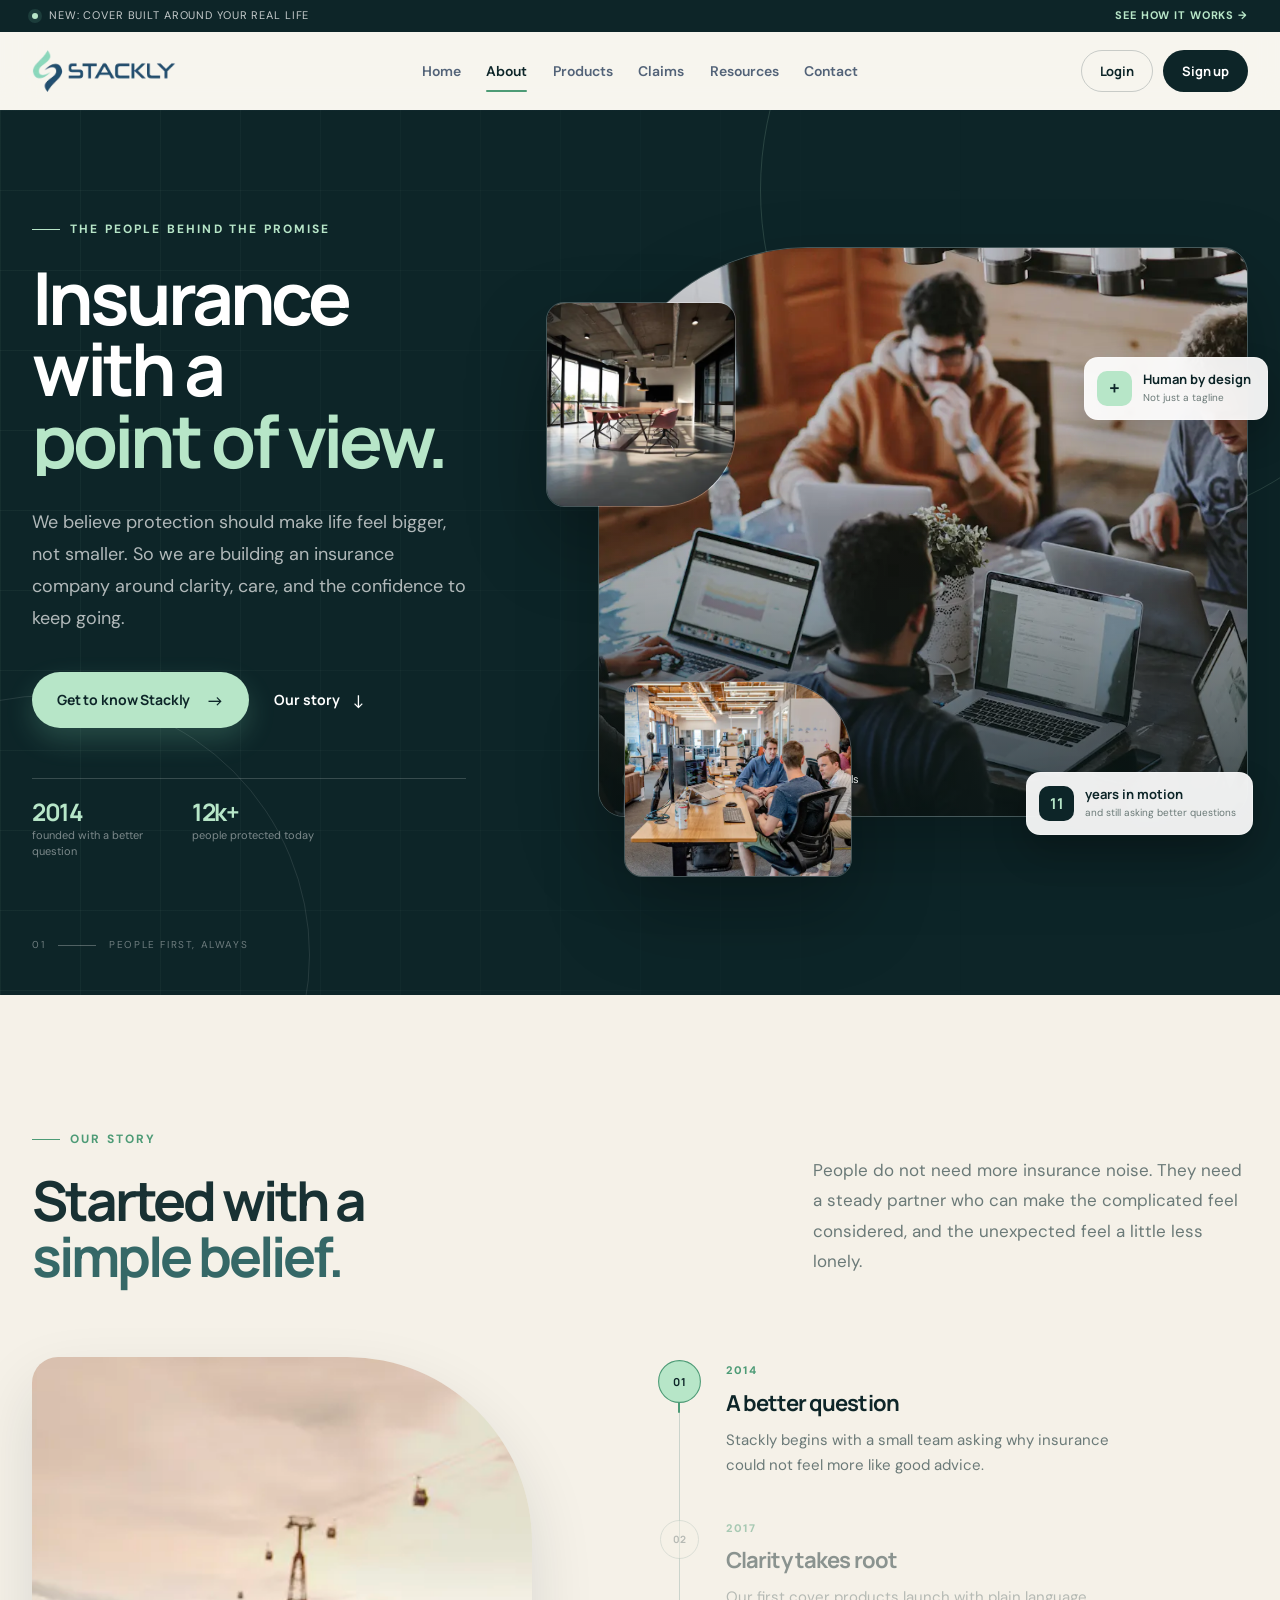
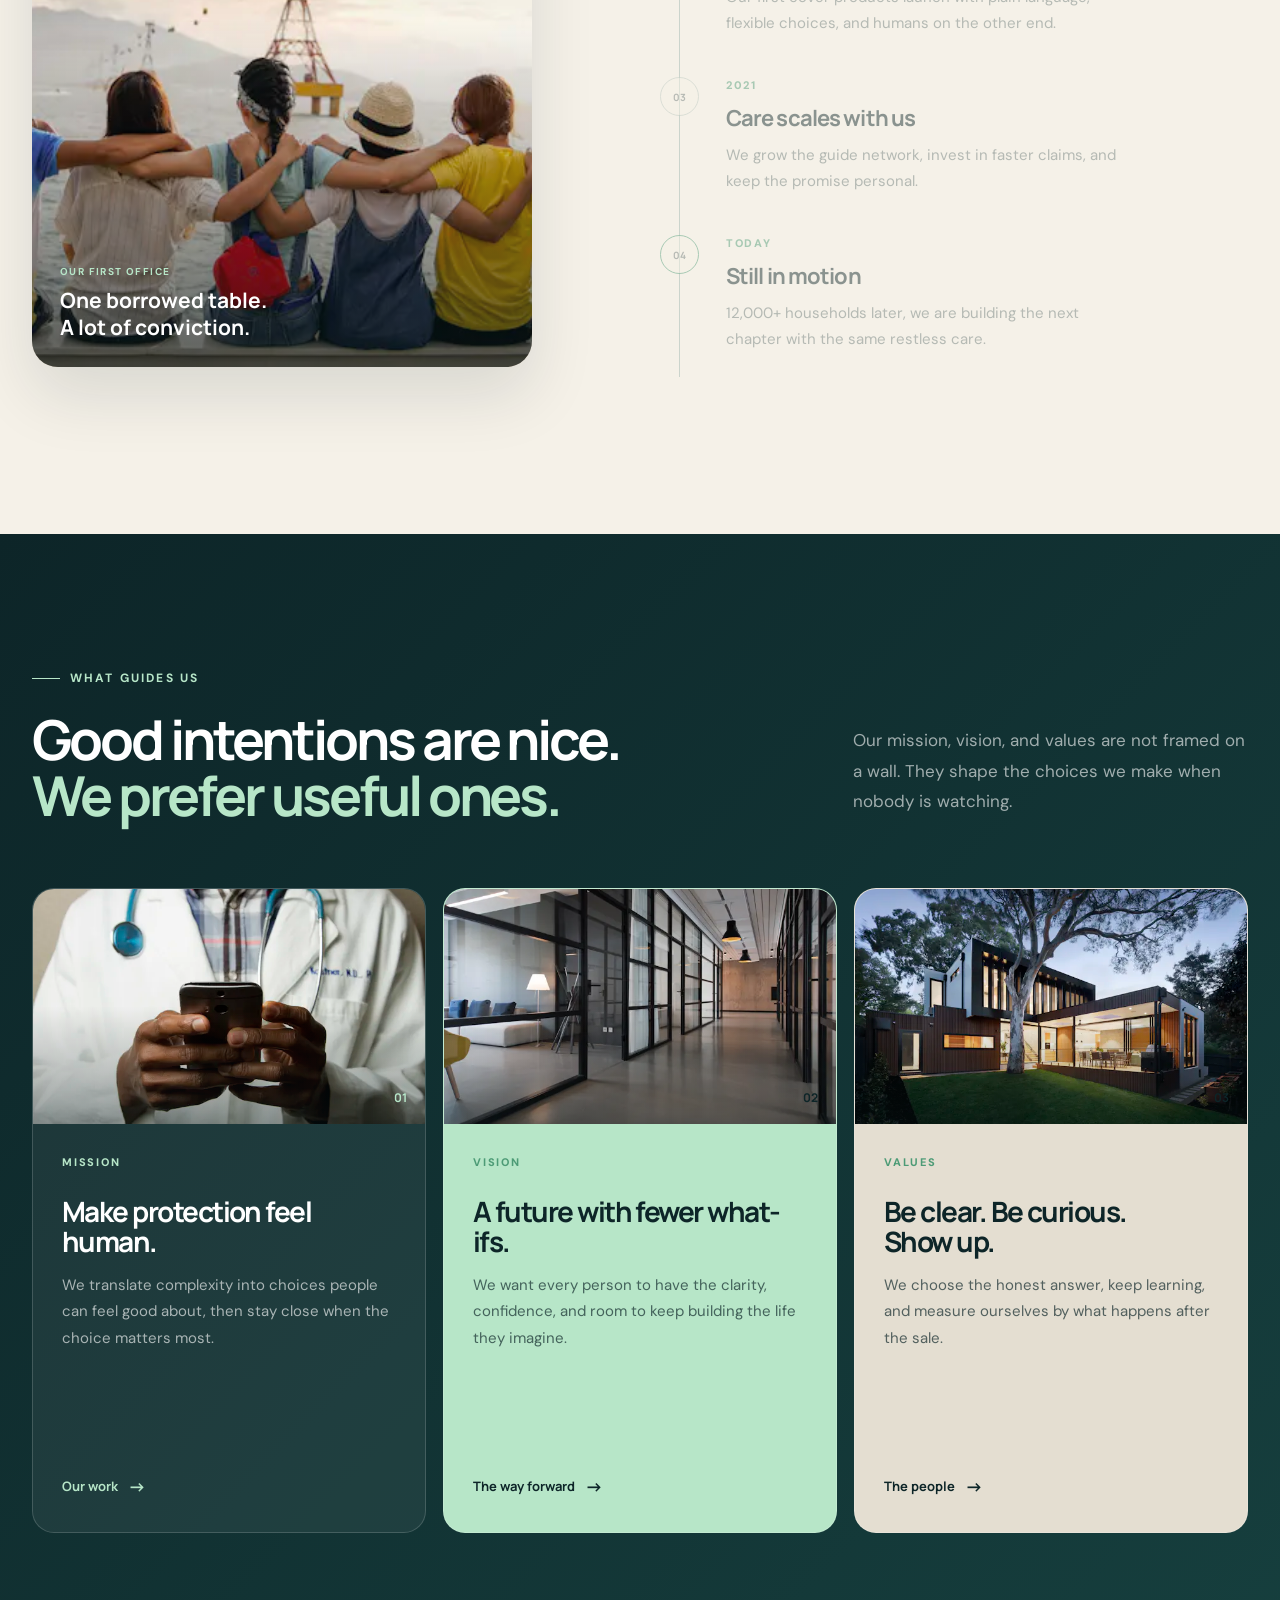
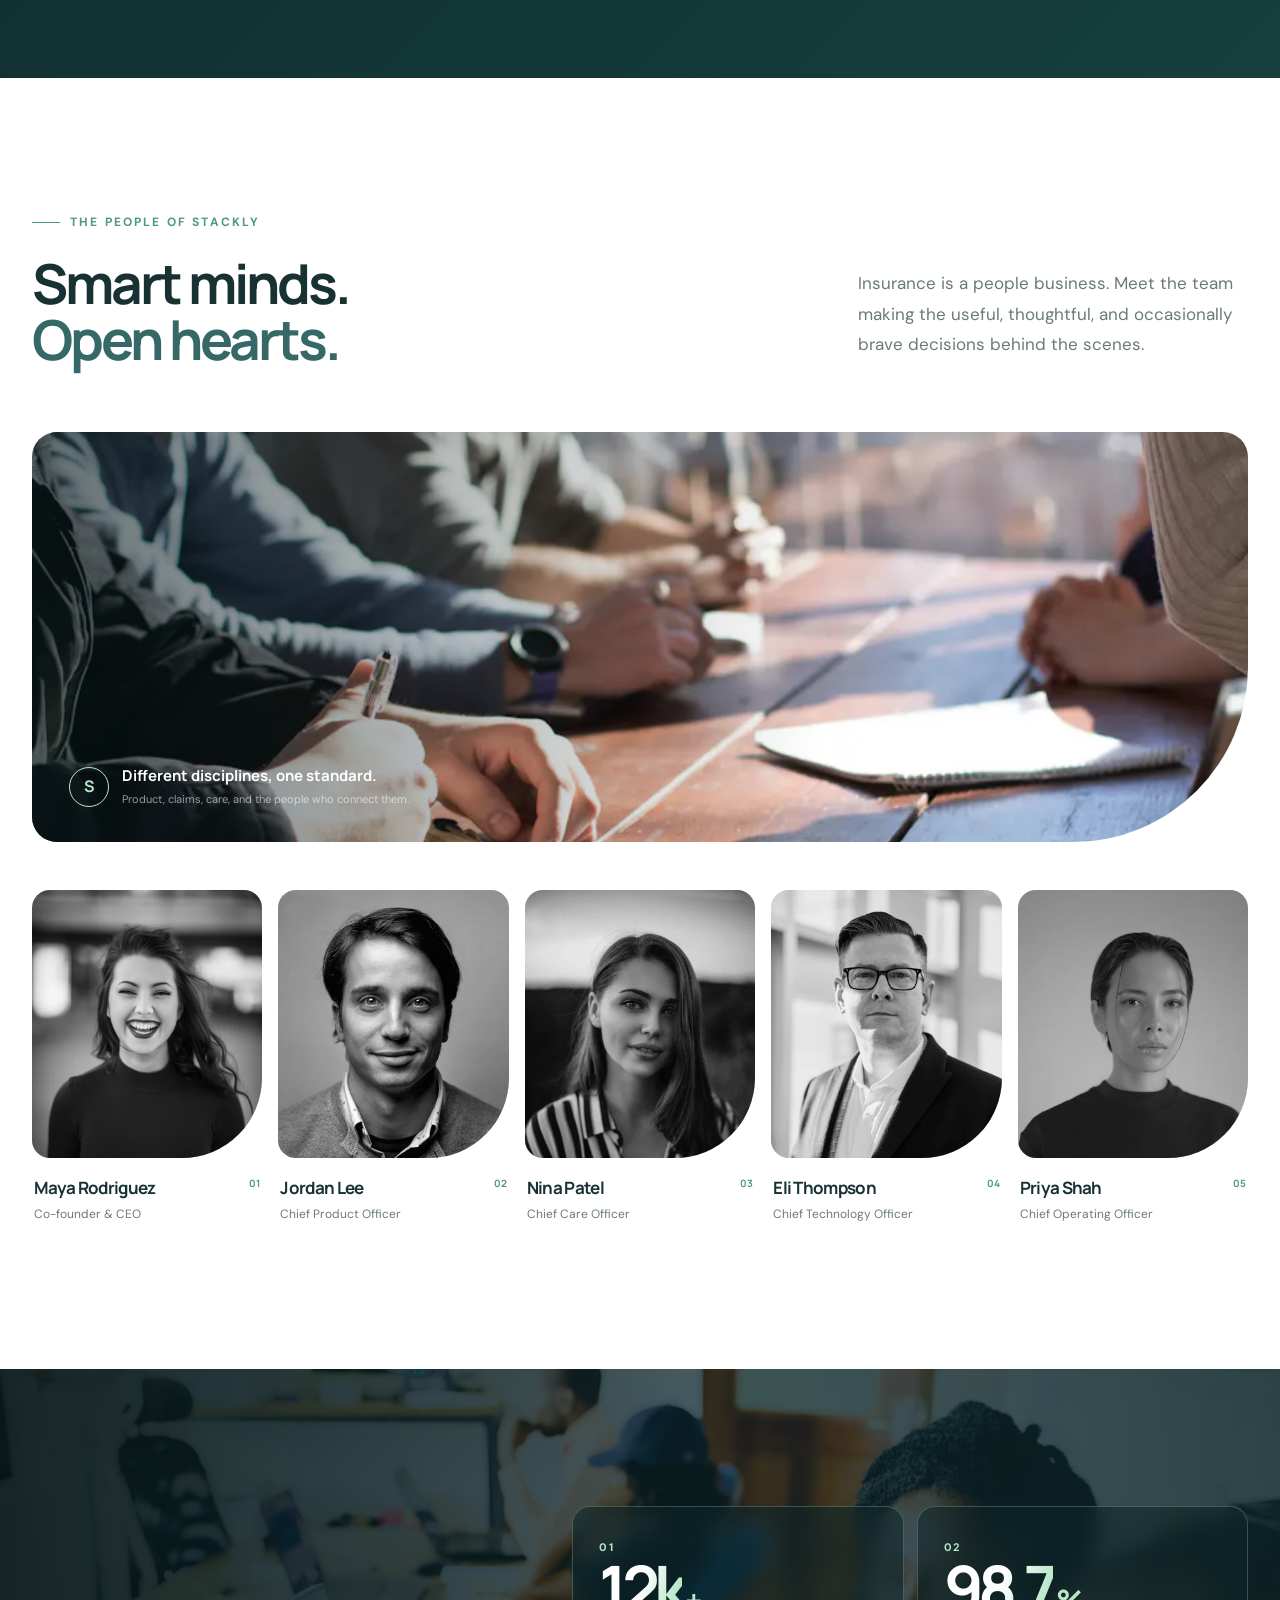
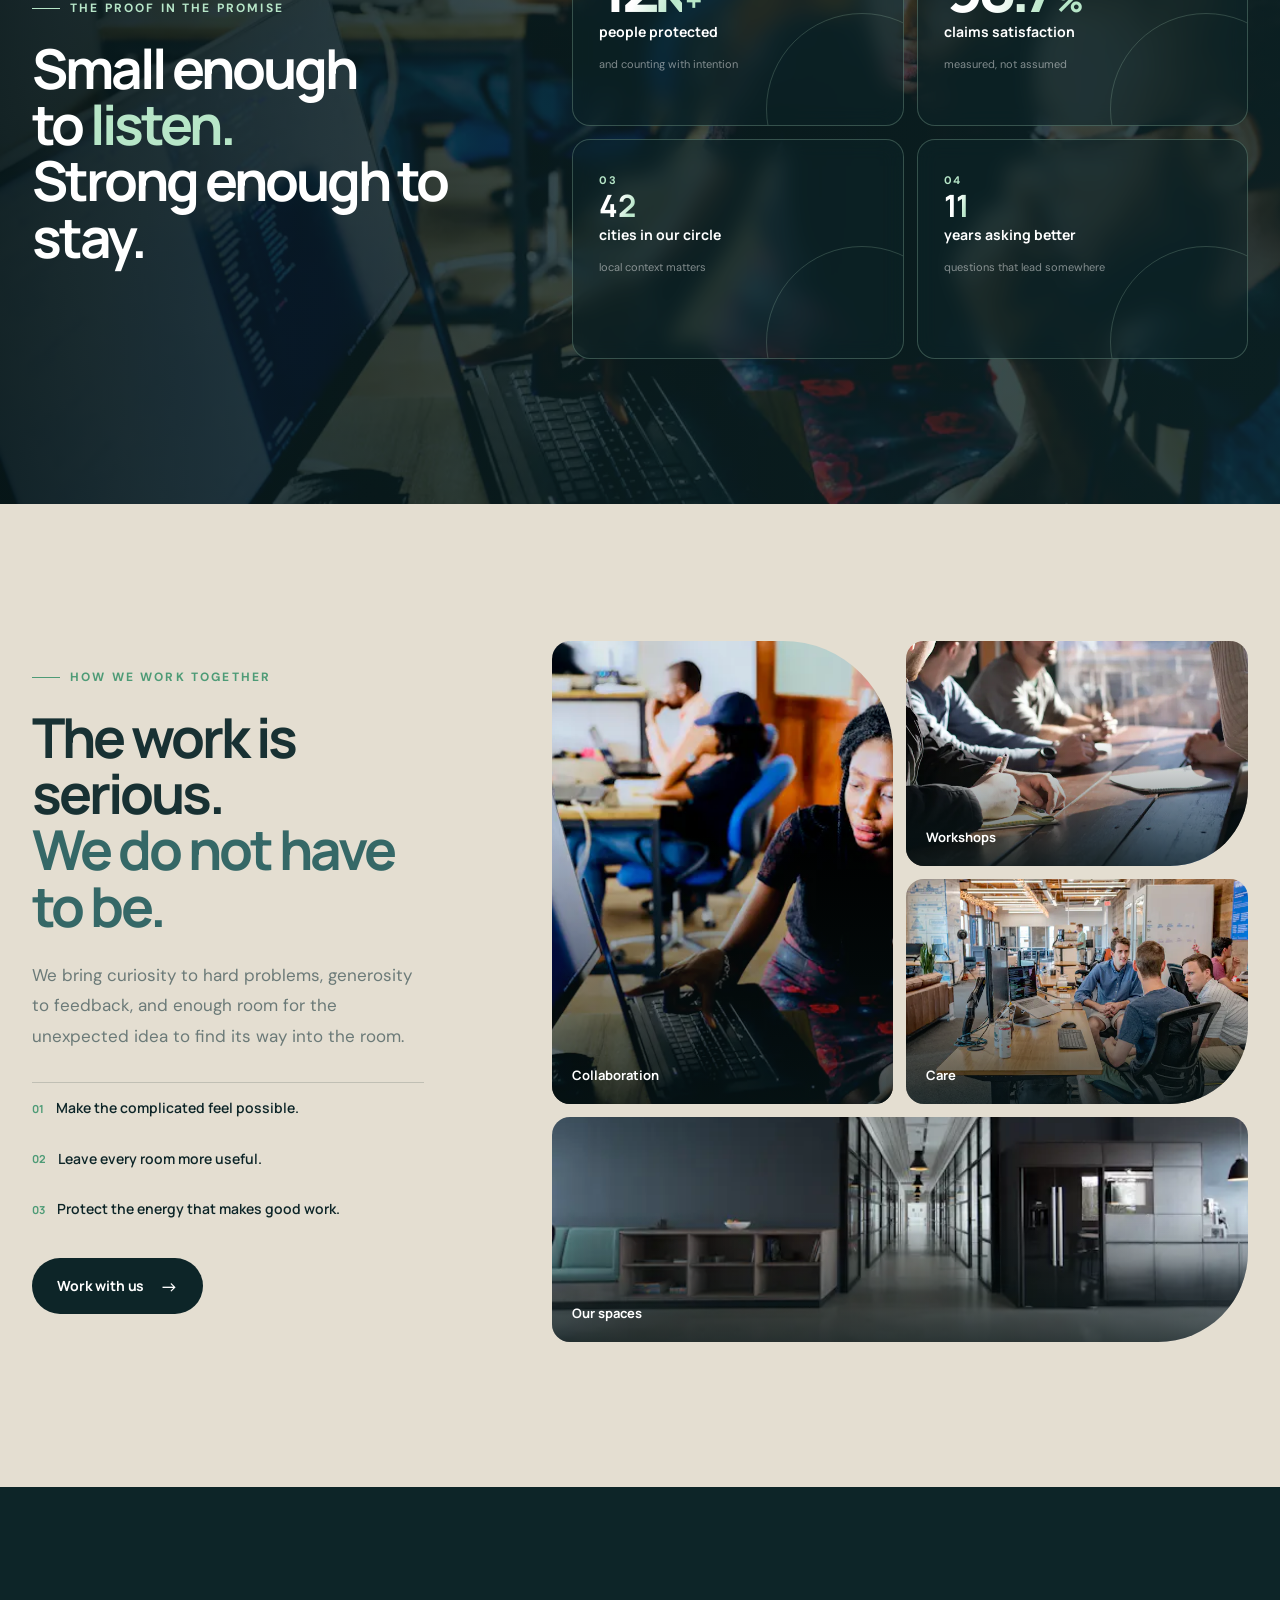
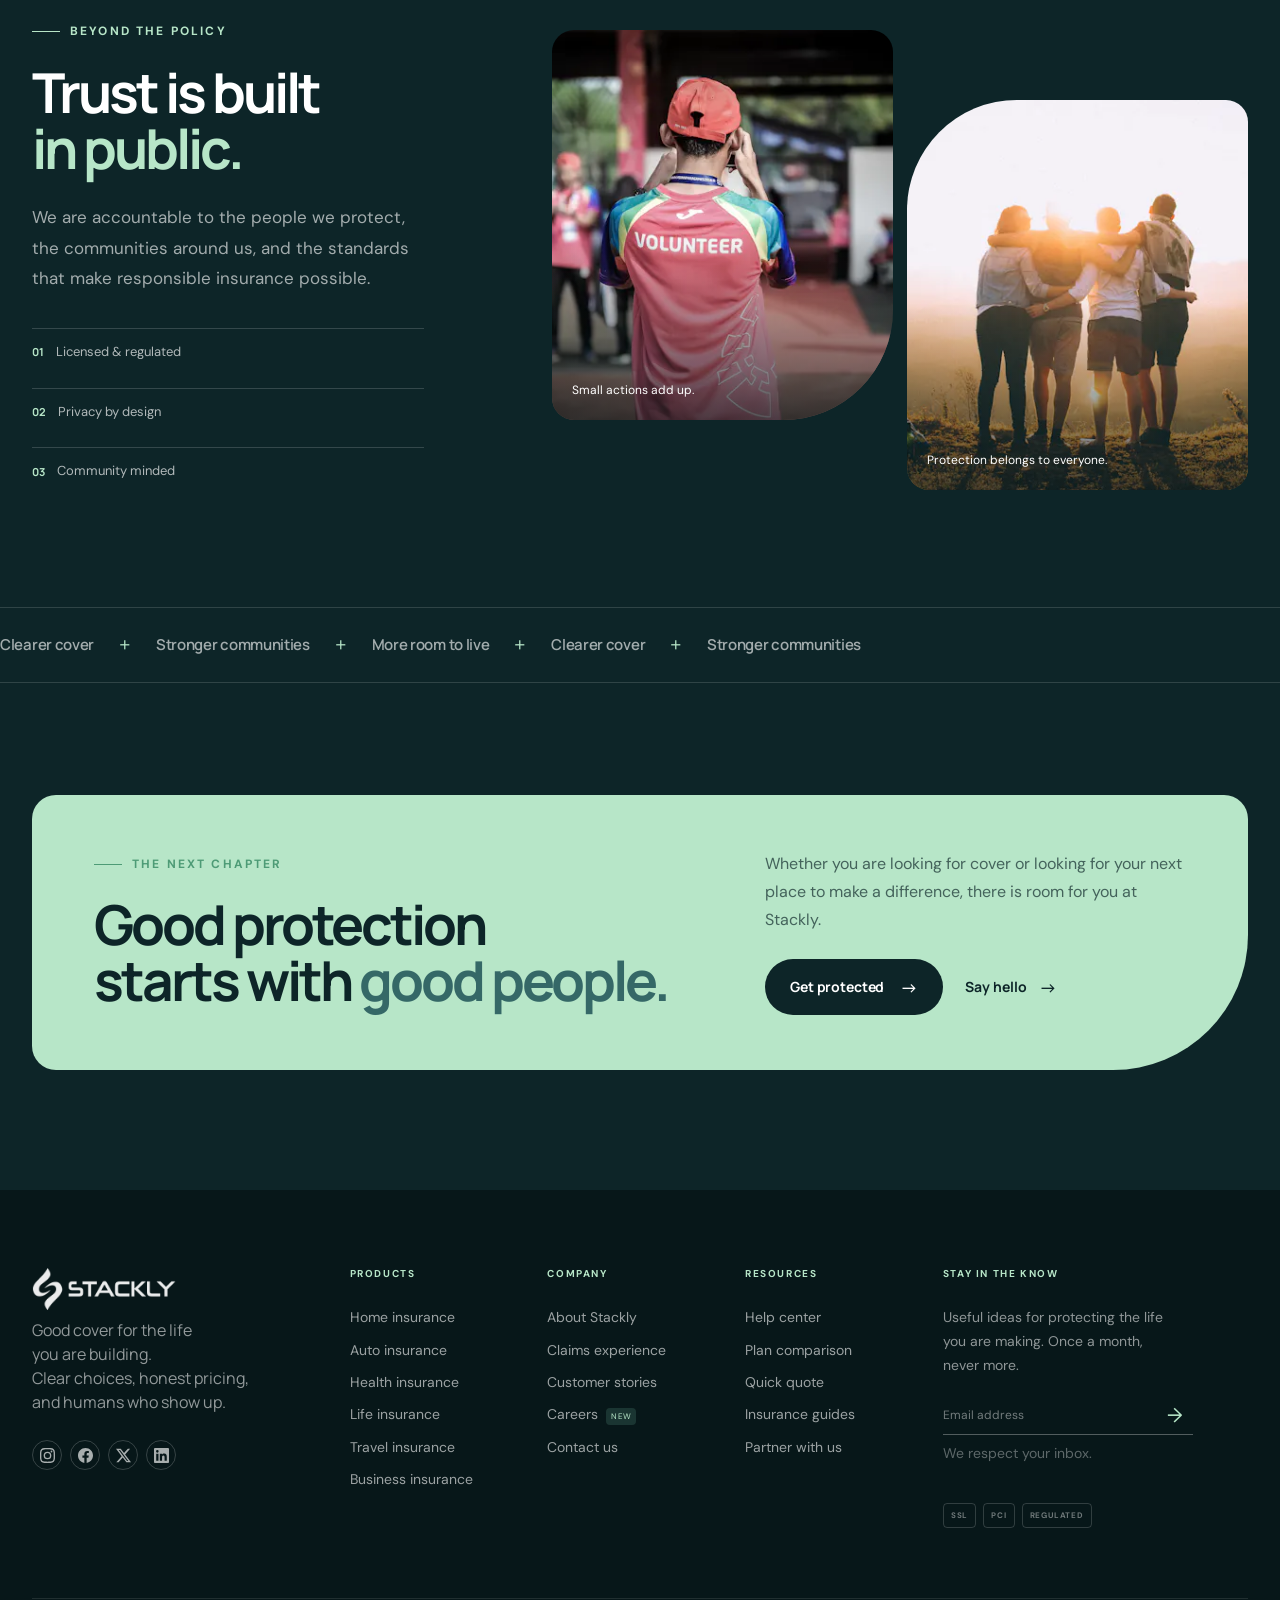
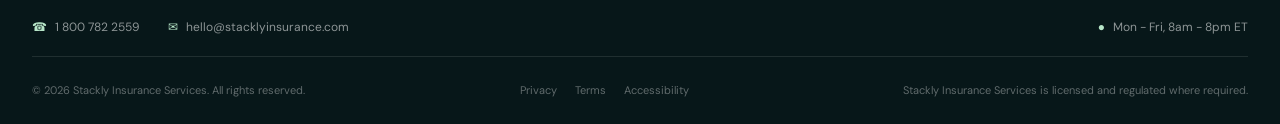
<file: about.html>
<!DOCTYPE html>
<html lang="en">
<head>
  <meta charset="utf-8">
  <meta name="viewport" content="width=device-width, initial-scale=1">
  <meta name="theme-color" content="#0d2528">
  <meta name="description" content="Meet the people, principles, and purpose behind Stackly Insurance Services. We are building a calmer, clearer way to protect real life.">
  <meta property="og:type" content="website">
  <meta property="og:title" content="About Stackly Insurance Services | Protection with a point of view">
  <meta property="og:description" content="Meet the people and principles behind Stackly's human-first approach to insurance.">
  <meta property="og:image" content="assets/images/about/about-hero-team.webp">
  <meta property="og:url" content="https://www.stacklyinsurance.com/about.html">
  <meta name="twitter:card" content="summary_large_image">
  <meta name="twitter:title" content="About Stackly Insurance Services">
  <meta name="twitter:description" content="Meet the people and principles behind Stackly's human-first approach to insurance.">
  <meta name="twitter:image" content="assets/images/about/about-hero-team.webp">
  <title>About Stackly Insurance Services | Protection with a point of view</title>
  <link rel="preconnect" href="https://fonts.googleapis.com">
  <link rel="preconnect" href="https://fonts.gstatic.com" crossorigin>
  <link href="https://fonts.googleapis.com/css2?family=DM+Sans:wght@400;500;600;700&family=Manrope:wght@500;600;700;800&display=swap" rel="stylesheet">
  <link rel="stylesheet" href="assets/css/style.css">
  <link rel="stylesheet" href="assets/css/about.css">
  <link rel="stylesheet" href="assets/css/responsive.css">
  <script type="application/ld+json">
  {
    "@context": "https://schema.org",
    "@type": "AboutPage",
    "name": "About Stackly Insurance Services",
    "url": "https://www.stacklyinsurance.com/about.html",
    "description": "Meet the people and principles behind Stackly's human-first approach to insurance.",
    "mainEntity": {
      "@type": "Organization",
      "name": "Stackly Insurance Services",
      "url": "https://www.stacklyinsurance.com/",
      "logo": "https://www.stacklyinsurance.com/assets/logo/logo-stackly.webp",
      "foundingDate": "2014",
      "telephone": "+1-800-782-2559",
      "email": "hello@stacklyinsurance.com",
      "sameAs": [
        "https://www.linkedin.com/",
        "https://www.instagram.com/"
      ]
    }
  }
  </script>
</head>
<body class="about-page">
  <a class="skip-link" href="#main-content">Skip to content</a>

  <!-- Shared site header -->
  <header class="site-header" data-header>
    <div class="scroll-progress" data-scroll-progress aria-hidden="true"><span></span></div>
    <div class="announcement-bar">
      <div class="container announcement-inner">
        <p><span class="announcement-dot" aria-hidden="true"></span> New: cover built around your real life</p>
        <a href="404.html">See how it works <span aria-hidden="true">&rarr;</span></a>
      </div>
    </div>
    <div class="container header-inner">
      <a class="brand" href="index.html" aria-label="Stackly Insurance Services home">
        <img src="assets/logo/logo-stackly.webp" alt="Stackly Insurance Services" width="144" height="42">
      </a>
      <nav class="desktop-nav" aria-label="Primary navigation">
        <a class="nav-link" href="index.html#home">Home</a>
        <a class="nav-link is-active" href="about.html#about-home" aria-current="page">About</a>
        <a class="nav-link" href="products.html#products-home">Products</a>
        <a class="nav-link" href="claims.html#claims-home">Claims</a>
        <a class="nav-link" href="resources.html#resources-home">Resources</a>
        <a class="nav-link" href="contact.html#contact-home">Contact</a>
      </nav>
      <div class="header-actions">
        <a class="button button--small button--header-secondary" href="login.html">Login</a>
        <a class="button button--small button--nav" href="signup.html">Sign up</a>
        <button class="menu-toggle" type="button" aria-expanded="false" aria-controls="mobile-navigation" aria-label="Open navigation menu" data-menu-toggle>
          <span></span><span></span><span></span>
        </button>
      </div>
    </div>
    <div class="mobile-navigation" id="mobile-navigation" data-mobile-menu hidden>
      <nav class="container mobile-nav-list" aria-label="Mobile navigation">
        <a href="index.html#home">Home <span aria-hidden="true">&rarr;</span></a>
        <a href="about.html#about-home" aria-current="page">About <span aria-hidden="true">&rarr;</span></a>
        <a href="products.html#products-home">Products <span aria-hidden="true">&rarr;</span></a>
        <a href="claims.html#claims-home">Claims <span aria-hidden="true">&rarr;</span></a>
        <a href="resources.html#resources-home">Resources <span aria-hidden="true">&rarr;</span></a>
        <a href="contact.html#contact-home">Contact <span aria-hidden="true">&rarr;</span></a>
        <div class="mobile-nav-actions"><a class="button button--ghost-light" href="login.html">Login</a><a class="button button--mint" href="signup.html">Sign up <span aria-hidden="true">&rarr;</span></a></div>
      </nav>
    </div>
  </header>

  <main id="main-content">
    <!-- 01 About hero -->
    <section class="about-hero-section" id="about-home" aria-labelledby="about-hero-title">
      <div class="about-hero-grid-lines" aria-hidden="true"></div>
      <div class="about-hero-orb about-hero-orb--one" aria-hidden="true"></div>
      <div class="about-hero-orb about-hero-orb--two" aria-hidden="true"></div>
      <div class="container about-hero-layout">
        <div class="about-hero-copy reveal">
          <p class="eyebrow eyebrow--light"><span class="eyebrow-line" aria-hidden="true"></span> The people behind the promise</p>
          <h1 id="about-hero-title">Insurance with a<br><em>point of view.</em></h1>
          <p class="about-hero-lede">We believe protection should make life feel bigger, not smaller. So we are building an insurance company around clarity, care, and the confidence to keep going.</p>
          <div class="about-hero-actions">
            <a class="button button--mint" href="404.html">Get to know Stackly <span aria-hidden="true">&rarr;</span></a>
            <a class="text-link text-link--light" href="404.html">Our story <span class="text-link-arrow" aria-hidden="true">&darr;</span></a>
          </div>
          <div class="about-hero-proof" role="group" aria-label="Stackly facts">
            <span><strong>2014</strong><small>founded with a better question</small></span>
            <span><strong>12k+</strong><small>people protected today</small></span>
          </div>
        </div>
        <div class="about-hero-collage" data-about-parallax>
          <figure class="about-hero-photo about-hero-photo--main reveal reveal--delay">
            <img src="assets/images/about/about-hero-team.webp" alt="Stackly team members collaborating around a table" width="900" height="650" fetchpriority="high" decoding="async">
            <figcaption><span class="about-photo-pin" aria-hidden="true"></span> Built by people who care about the details</figcaption>
          </figure>
          <figure class="about-hero-photo about-hero-photo--office reveal reveal--delay-2">
            <img src="assets/images/about/about-hero-office.webp" alt="Warm, modern Stackly-style office interior" width="680" height="500" fetchpriority="high" decoding="async">
          </figure>
          <figure class="about-hero-photo about-hero-photo--detail reveal reveal--delay-2">
            <img src="assets/images/about/about-hero-detail.webp" alt="Colleagues sharing ideas during a focused working session" width="620" height="520" fetchpriority="high" decoding="async">
          </figure>
          <div class="about-hero-float about-hero-float--top"><span class="about-float-icon" aria-hidden="true">+</span><span><strong>Human by design</strong><small>Not just a tagline</small></span></div>
          <div class="about-hero-float about-hero-float--bottom"><span class="about-float-number">11</span><span><strong>years in motion</strong><small>and still asking better questions</small></span></div>
        </div>
      </div>
      <div class="container about-section-marker" aria-hidden="true"><span>01</span><i></i><span>People first, always</span></div>
    </section>

    <!-- 02 Our story timeline -->
    <section class="about-story-section" id="our-story" aria-labelledby="story-title">
      <div class="container about-story-intro reveal">
        <div>
          <p class="eyebrow"><span class="eyebrow-line" aria-hidden="true"></span> Our story</p>
          <h2 id="story-title">Started with a<br><em>simple belief.</em></h2>
        </div>
        <p>People do not need more insurance noise. They need a steady partner who can make the complicated feel considered, and the unexpected feel a little less lonely.</p>
      </div>
      <div class="container about-story-layout">
        <figure class="about-story-image reveal">
          <img src="assets/images/about/about-story-founders.webp" alt="Friends and early collaborators gathered together outdoors" width="760" height="700" loading="lazy" decoding="async">
          <figcaption><span>Our first office</span><strong>One borrowed table.<br>A lot of conviction.</strong></figcaption>
        </figure>
        <div class="about-timeline" data-about-timeline>
          <span class="about-timeline-rail" aria-hidden="true"><i data-timeline-progress></i></span>
          <ol>
            <li class="about-timeline-item is-active" data-timeline-item>
              <span class="about-timeline-dot" aria-hidden="true">01</span>
              <div><time datetime="2014">2014</time><h3>A better question</h3><p>Stackly begins with a small team asking why insurance could not feel more like good advice.</p></div>
            </li>
            <li class="about-timeline-item" data-timeline-item>
              <span class="about-timeline-dot" aria-hidden="true">02</span>
              <div><time datetime="2017">2017</time><h3>Clarity takes root</h3><p>Our first cover products launch with plain language, flexible choices, and humans on the other end.</p></div>
            </li>
            <li class="about-timeline-item" data-timeline-item>
              <span class="about-timeline-dot" aria-hidden="true">03</span>
              <div><time datetime="2021">2021</time><h3>Care scales with us</h3><p>We grow the guide network, invest in faster claims, and keep the promise personal.</p></div>
            </li>
            <li class="about-timeline-item" data-timeline-item>
              <span class="about-timeline-dot about-timeline-dot--mint" aria-hidden="true">04</span>
              <div><time datetime="2026">Today</time><h3>Still in motion</h3><p>12,000+ households later, we are building the next chapter with the same restless care.</p></div>
            </li>
          </ol>
        </div>
      </div>
    </section>

    <!-- 03 Mission, vision and values -->
    <section class="about-pillars-section" id="principles" aria-labelledby="principles-title">
      <div class="container">
        <div class="about-pillars-heading reveal">
          <div class="about-pillars-heading-text">
            <p class="eyebrow eyebrow--light"><span class="eyebrow-line" aria-hidden="true"></span> What guides us</p>
            <h2 id="principles-title">Good intentions are nice.<br><em>We prefer useful ones.</em></h2>
          </div>
          <p>Our mission, vision, and values are not framed on a wall. They shape the choices we make when nobody is watching.</p>
        </div>
        <div class="about-pillars-grid">
          <article class="about-pillar-card reveal" data-about-tilt>
            <div class="about-pillar-image"><img src="assets/images/about/about-mission-care.webp" alt="Healthcare professional listening carefully to a patient" width="620" height="480" loading="lazy" decoding="async"><span class="about-pillar-number">01</span></div>
            <div class="about-pillar-copy"><span class="about-pillar-label">Mission</span><h3>Make protection feel human.</h3><p>We translate complexity into choices people can feel good about, then stay close when the choice matters most.</p><a href="404.html" aria-label="Explore Stackly products">Our work <span aria-hidden="true">&rarr;</span></a></div>
          </article>
          <article class="about-pillar-card about-pillar-card--mint reveal reveal--delay" data-about-tilt>
            <div class="about-pillar-image"><img src="assets/images/about/about-vision-path.webp" alt="Bright office walkway leading toward an open space" width="620" height="480" loading="lazy" decoding="async"><span class="about-pillar-number">02</span></div>
            <div class="about-pillar-copy"><span class="about-pillar-label">Vision</span><h3>A future with fewer what-ifs.</h3><p>We want every person to have the clarity, confidence, and room to keep building the life they imagine.</p><a href="404.html" aria-label="See how Stackly works">The way forward <span aria-hidden="true">&rarr;</span></a></div>
          </article>
          <article class="about-pillar-card about-pillar-card--sand reveal reveal--delay-2" data-about-tilt>
            <div class="about-pillar-image"><img src="assets/images/about/about-values-home.webp" alt="Modern home glowing in warm afternoon light" width="620" height="480" loading="lazy" decoding="async"><span class="about-pillar-number">03</span></div>
            <div class="about-pillar-copy"><span class="about-pillar-label">Values</span><h3>Be clear. Be curious. Show up.</h3><p>We choose the honest answer, keep learning, and measure ourselves by what happens after the sale.</p><a href="404.html" aria-label="Meet the Stackly team">The people <span aria-hidden="true">&rarr;</span></a></div>
          </article>
        </div>
      </div>
    </section>

    <!-- 04 Leadership and team -->
    <section class="about-team-section" id="team" aria-labelledby="team-title">
      <div class="container">
        <div class="about-team-heading reveal">
          <div><p class="eyebrow"><span class="eyebrow-line" aria-hidden="true"></span> The people of Stackly</p><h2 id="team-title">Smart minds.<br><em>Open hearts.</em></h2></div>
          <p>Insurance is a people business. Meet the team making the useful, thoughtful, and occasionally brave decisions behind the scenes.</p>
        </div>
        <figure class="about-team-banner reveal">
          <img src="assets/images/about/about-team-studio.webp" alt="Stackly team members collaborating in a bright studio" width="900" height="580" loading="lazy" decoding="async">
          <figcaption><span class="about-team-banner-mark" aria-hidden="true">S</span><span><strong>Different disciplines, one standard.</strong><small>Product, claims, care, and the people who connect them.</small></span></figcaption>
        </figure>
        <div class="about-team-grid">
          <article class="about-person-card reveal"><div class="about-person-image"><img src="assets/images/about/about-leader-maya.webp" alt="Maya Rodriguez, co-founder and chief executive officer" width="360" height="420" loading="lazy" decoding="async"><div class="about-person-social"><a href="404.html" aria-label="Maya Rodriguez on Instagram"><svg viewBox="0 0 24 24" aria-hidden="true" focusable="false"><path d="M12 2.163c3.204 0 3.584.012 4.85.07 3.252.148 4.771 1.691 4.919 4.919.058 1.265.069 1.645.069 4.849 0 3.205-.012 3.584-.069 4.849-.149 3.225-1.664 4.771-4.919 4.919-1.266.058-1.644.07-4.85.07-3.204 0-3.584-.012-4.849-.07-3.26-.149-4.771-1.699-4.919-4.92-.058-1.265-.07-1.644-.07-4.849 0-3.204.013-3.583.07-4.849.149-3.227 1.664-4.771 4.919-4.919 1.266-.057 1.645-.069 4.849-.069zM12 0C8.741 0 8.333.014 7.053.072 2.695.272.273 2.69.073 7.052.014 8.333 0 8.741 0 12c0 3.259.014 3.668.072 4.948.2 4.358 2.618 6.78 6.98 6.98C8.333 23.986 8.741 24 12 24c3.259 0 3.668-.014 4.948-.072 4.354-.2 6.782-2.618 6.979-6.98.059-1.28.073-1.689.073-4.948 0-3.259-.014-3.667-.072-4.947-.196-4.354-2.617-6.78-6.979-6.98C15.668.014 15.259 0 12 0zm0 5.838a6.162 6.162 0 100 12.324 6.162 6.162 0 000-12.324zM12 16a4 4 0 110-8 4 4 0 010 8zm6.406-11.845a1.44 1.44 0 100 2.881 1.44 1.44 0 000-2.881z"/></svg></a><a href="404.html" aria-label="Maya Rodriguez on Twitter"><svg viewBox="0 0 24 24" aria-hidden="true" focusable="false"><path d="M18.901 1.153h3.68l-8.04 9.19L24 22.846h-7.406l-5.8-7.584-6.638 7.584H.474l8.6-9.83L0 1.154h7.594l5.243 6.932ZM17.61 20.644h2.039L6.486 3.24H4.298Z"/></svg></a></div></div><div class="about-person-meta"><span>01</span><h3>Maya Rodriguez</h3><p>Co-founder &amp; CEO</p></div></article>
          <article class="about-person-card reveal reveal--delay"><div class="about-person-image"><img src="assets/images/about/about-leader-jordan.webp" alt="Jordan Lee, chief product officer" width="360" height="420" loading="lazy" decoding="async"><div class="about-person-social"><a href="404.html" aria-label="Jordan Lee on Instagram"><svg viewBox="0 0 24 24" aria-hidden="true" focusable="false"><path d="M12 2.163c3.204 0 3.584.012 4.85.07 3.252.148 4.771 1.691 4.919 4.919.058 1.265.069 1.645.069 4.849 0 3.205-.012 3.584-.069 4.849-.149 3.225-1.664 4.771-4.919 4.919-1.266.058-1.644.07-4.85.07-3.204 0-3.584-.012-4.849-.07-3.26-.149-4.771-1.699-4.919-4.92-.058-1.265-.07-1.644-.07-4.849 0-3.204.013-3.583.07-4.849.149-3.227 1.664-4.771 4.919-4.919 1.266-.057 1.645-.069 4.849-.069zM12 0C8.741 0 8.333.014 7.053.072 2.695.272.273 2.69.073 7.052.014 8.333 0 8.741 0 12c0 3.259.014 3.668.072 4.948.2 4.358 2.618 6.78 6.98 6.98C8.333 23.986 8.741 24 12 24c3.259 0 3.668-.014 4.948-.072 4.354-.2 6.782-2.618 6.979-6.98.059-1.28.073-1.689.073-4.948 0-3.259-.014-3.667-.072-4.947-.196-4.354-2.617-6.78-6.979-6.98C15.668.014 15.259 0 12 0zm0 5.838a6.162 6.162 0 100 12.324 6.162 6.162 0 000-12.324zM12 16a4 4 0 110-8 4 4 0 010 8zm6.406-11.845a1.44 1.44 0 100 2.881 1.44 1.44 0 000-2.881z"/></svg></a><a href="404.html" aria-label="Jordan Lee on Twitter"><svg viewBox="0 0 24 24" aria-hidden="true" focusable="false"><path d="M18.901 1.153h3.68l-8.04 9.19L24 22.846h-7.406l-5.8-7.584-6.638 7.584H.474l8.6-9.83L0 1.154h7.594l5.243 6.932ZM17.61 20.644h2.039L6.486 3.24H4.298Z"/></svg></a></div></div><div class="about-person-meta"><span>02</span><h3>Jordan Lee</h3><p>Chief Product Officer</p></div></article>
          <article class="about-person-card reveal reveal--delay-2"><div class="about-person-image"><img src="assets/images/about/about-leader-nina.webp" alt="Nina Patel, chief care officer" width="360" height="420" loading="lazy" decoding="async"><div class="about-person-social"><a href="404.html" aria-label="Nina Patel on Instagram"><svg viewBox="0 0 24 24" aria-hidden="true" focusable="false"><path d="M12 2.163c3.204 0 3.584.012 4.85.07 3.252.148 4.771 1.691 4.919 4.919.058 1.265.069 1.645.069 4.849 0 3.205-.012 3.584-.069 4.849-.149 3.225-1.664 4.771-4.919 4.919-1.266.058-1.644.07-4.85.07-3.204 0-3.584-.012-4.849-.07-3.26-.149-4.771-1.699-4.919-4.92-.058-1.265-.07-1.644-.07-4.849 0-3.204.013-3.583.07-4.849.149-3.227 1.664-4.771 4.919-4.919 1.266-.057 1.645-.069 4.849-.069zM12 0C8.741 0 8.333.014 7.053.072 2.695.272.273 2.69.073 7.052.014 8.333 0 8.741 0 12c0 3.259.014 3.668.072 4.948.2 4.358 2.618 6.78 6.98 6.98C8.333 23.986 8.741 24 12 24c3.259 0 3.668-.014 4.948-.072 4.354-.2 6.782-2.618 6.979-6.98.059-1.28.073-1.689.073-4.948 0-3.259-.014-3.667-.072-4.947-.196-4.354-2.617-6.78-6.979-6.98C15.668.014 15.259 0 12 0zm0 5.838a6.162 6.162 0 100 12.324 6.162 6.162 0 000-12.324zM12 16a4 4 0 110-8 4 4 0 010 8zm6.406-11.845a1.44 1.44 0 100 2.881 1.44 1.44 0 000-2.881z"/></svg></a><a href="404.html" aria-label="Nina Patel on Twitter"><svg viewBox="0 0 24 24" aria-hidden="true" focusable="false"><path d="M18.901 1.153h3.68l-8.04 9.19L24 22.846h-7.406l-5.8-7.584-6.638 7.584H.474l8.6-9.83L0 1.154h7.594l5.243 6.932ZM17.61 20.644h2.039L6.486 3.24H4.298Z"/></svg></a></div></div><div class="about-person-meta"><span>03</span><h3>Nina Patel</h3><p>Chief Care Officer</p></div></article>
          <article class="about-person-card reveal"><div class="about-person-image"><img src="assets/images/about/about-leader-eli.webp" alt="Eli Thompson, chief technology officer" width="360" height="420" loading="lazy" decoding="async"><div class="about-person-social"><a href="404.html" aria-label="Eli Thompson on Instagram"><svg viewBox="0 0 24 24" aria-hidden="true" focusable="false"><path d="M12 2.163c3.204 0 3.584.012 4.85.07 3.252.148 4.771 1.691 4.919 4.919.058 1.265.069 1.645.069 4.849 0 3.205-.012 3.584-.069 4.849-.149 3.225-1.664 4.771-4.919 4.919-1.266.058-1.644.07-4.85.07-3.204 0-3.584-.012-4.849-.07-3.26-.149-4.771-1.699-4.919-4.92-.058-1.265-.07-1.644-.07-4.849 0-3.204.013-3.583.07-4.849.149-3.227 1.664-4.771 4.919-4.919 1.266-.057 1.645-.069 4.849-.069zM12 0C8.741 0 8.333.014 7.053.072 2.695.272.273 2.69.073 7.052.014 8.333 0 8.741 0 12c0 3.259.014 3.668.072 4.948.2 4.358 2.618 6.78 6.98 6.98C8.333 23.986 8.741 24 12 24c3.259 0 3.668-.014 4.948-.072 4.354-.2 6.782-2.618 6.979-6.98.059-1.28.073-1.689.073-4.948 0-3.259-.014-3.667-.072-4.947-.196-4.354-2.617-6.78-6.979-6.98C15.668.014 15.259 0 12 0zm0 5.838a6.162 6.162 0 100 12.324 6.162 6.162 0 000-12.324zM12 16a4 4 0 110-8 4 4 0 010 8zm6.406-11.845a1.44 1.44 0 100 2.881 1.44 1.44 0 000-2.881z"/></svg></a><a href="404.html" aria-label="Eli Thompson on Twitter"><svg viewBox="0 0 24 24" aria-hidden="true" focusable="false"><path d="M18.901 1.153h3.68l-8.04 9.19L24 22.846h-7.406l-5.8-7.584-6.638 7.584H.474l8.6-9.83L0 1.154h7.594l5.243 6.932ZM17.61 20.644h2.039L6.486 3.24H4.298Z"/></svg></a></div></div><div class="about-person-meta"><span>04</span><h3>Eli Thompson</h3><p>Chief Technology Officer</p></div></article>
          <article class="about-person-card reveal reveal--delay"><div class="about-person-image"><img src="assets/images/about/about-leader-priya.webp" alt="Priya Shah, chief operating officer" width="360" height="420" loading="lazy" decoding="async"><div class="about-person-social"><a href="404.html" aria-label="Priya Shah on Instagram"><svg viewBox="0 0 24 24" aria-hidden="true" focusable="false"><path d="M12 2.163c3.204 0 3.584.012 4.85.07 3.252.148 4.771 1.691 4.919 4.919.058 1.265.069 1.645.069 4.849 0 3.205-.012 3.584-.069 4.849-.149 3.225-1.664 4.771-4.919 4.919-1.266.058-1.644.07-4.85.07-3.204 0-3.584-.012-4.849-.07-3.26-.149-4.771-1.699-4.919-4.92-.058-1.265-.07-1.644-.07-4.849 0-3.204.013-3.583.07-4.849.149-3.227 1.664-4.771 4.919-4.919 1.266-.057 1.645-.069 4.849-.069zM12 0C8.741 0 8.333.014 7.053.072 2.695.272.273 2.69.073 7.052.014 8.333 0 8.741 0 12c0 3.259.014 3.668.072 4.948.2 4.358 2.618 6.78 6.98 6.98C8.333 23.986 8.741 24 12 24c3.259 0 3.668-.014 4.948-.072 4.354-.2 6.782-2.618 6.979-6.98.059-1.28.073-1.689.073-4.948 0-3.259-.014-3.667-.072-4.947-.196-4.354-2.617-6.78-6.979-6.98C15.668.014 15.259 0 12 0zm0 5.838a6.162 6.162 0 100 12.324 6.162 6.162 0 000-12.324zM12 16a4 4 0 110-8 4 4 0 010 8zm6.406-11.845a1.44 1.44 0 100 2.881 1.44 1.44 0 000-2.881z"/></svg></a><a href="404.html" aria-label="Priya Shah on Twitter"><svg viewBox="0 0 24 24" aria-hidden="true" focusable="false"><path d="M18.901 1.153h3.68l-8.04 9.19L24 22.846h-7.406l-5.8-7.584-6.638 7.584H.474l8.6-9.83L0 1.154h7.594l5.243 6.932ZM17.61 20.644h2.039L6.486 3.24H4.298Z"/></svg></a></div></div><div class="about-person-meta"><span>05</span><h3>Priya Shah</h3><p>Chief Operating Officer</p></div></article>
        </div>
      </div>
    </section>

    <!-- 05 By the numbers -->
    <section class="about-numbers-section" id="numbers" aria-labelledby="numbers-title">
      <img class="about-numbers-image" src="assets/images/about/about-numbers-community.webp" alt="Team members working together in a bright collaborative space" width="1000" height="640" loading="lazy" decoding="async">
      <div class="about-numbers-overlay" aria-hidden="true"></div>
      <div class="container about-numbers-content">
        <div class="about-numbers-heading reveal"><p class="eyebrow eyebrow--light"><span class="eyebrow-line" aria-hidden="true"></span> The proof in the promise</p><h2 id="numbers-title">Small enough<br>to <em>listen.</em><br>Strong enough to stay.</h2></div>
        <div class="about-numbers-grid" data-about-counter-group>
          <div class="about-number-card reveal"><span class="about-number-index">01</span><p class="about-number-value"><span data-about-counter="12000" data-about-format="compact">0</span><span>+</span></p><p>people protected</p><small>and counting with intention</small></div>
          <div class="about-number-card reveal reveal--delay"><span class="about-number-index">02</span><p class="about-number-value"><span data-about-counter="98.7" data-about-decimals="1">0</span><span>%</span></p><p>claims satisfaction</p><small>measured, not assumed</small></div>
          <div class="about-number-card reveal reveal--delay-2"><span class="about-number-index">03</span><p class="about-number-value"><span data-about-counter="42">0</span></p><p>cities in our circle</p><small>local context matters</small></div>
          <div class="about-number-card reveal reveal--delay-2"><span class="about-number-index">04</span><p class="about-number-value"><span data-about-counter="11">0</span></p><p>years asking better</p><small>questions that lead somewhere</small></div>
        </div>
      </div>
    </section>

    <!-- 06 Culture and gallery -->
    <section class="about-culture-section" id="culture" aria-labelledby="culture-title">
      <div class="container about-culture-layout">
        <div class="about-culture-copy reveal">
          <p class="eyebrow"><span class="eyebrow-line" aria-hidden="true"></span> How we work together</p>
          <h2 id="culture-title">The work is serious.<br><em>We do not have to be.</em></h2>
          <p>We bring curiosity to hard problems, generosity to feedback, and enough room for the unexpected idea to find its way into the room.</p>
          <div class="about-culture-list"><span><strong>01</strong>Make the complicated feel possible.</span><span><strong>02</strong>Leave every room more useful.</span><span><strong>03</strong>Protect the energy that makes good work.</span></div>
          <a class="button button--dark" href="mailto:hello@stacklyinsurance.com">Work with us <span aria-hidden="true">&rarr;</span></a>
        </div>
        <div class="about-gallery-grid" role="group" aria-label="Life at Stackly">
          <figure class="about-gallery-item about-gallery-item--large reveal"><img src="assets/images/about/about-culture-collab.webp" alt="Stackly colleagues collaborating around a table" width="680" height="520" loading="lazy" decoding="async"><span>Collaboration</span></figure>
          <figure class="about-gallery-item reveal reveal--delay"><img src="assets/images/about/about-culture-workshop.webp" alt="Team workshop in a sunlit room" width="620" height="480" loading="lazy" decoding="async"><span>Workshops</span></figure>
          <figure class="about-gallery-item reveal reveal--delay-2"><img src="assets/images/about/about-culture-support.webp" alt="Support team sharing an idea in an office" width="620" height="480" loading="lazy" decoding="async"><span>Care</span></figure>
          <figure class="about-gallery-item about-gallery-item--wide reveal"><img src="assets/images/about/about-culture-office.webp" alt="Open Stackly-style office with natural light" width="620" height="480" loading="lazy" decoding="async"><span>Our spaces</span></figure>
        </div>
      </div>
    </section>

    <!-- 07 Trust, community and closing CTA -->
    <section class="about-community-section" id="community" aria-labelledby="community-title">
      <div class="container about-community-top">
        <div class="about-community-copy reveal">
          <p class="eyebrow eyebrow--light"><span class="eyebrow-line" aria-hidden="true"></span> Beyond the policy</p>
          <h2 id="community-title">Trust is built<br><em>in public.</em></h2>
          <p>We are accountable to the people we protect, the communities around us, and the standards that make responsible insurance possible.</p>
          <div class="about-badges" role="group" aria-label="Stackly commitments"><span><strong>01</strong>Licensed &amp; regulated</span><span><strong>02</strong>Privacy by design</span><span><strong>03</strong>Community minded</span></div>
        </div>
        <div class="about-community-images reveal reveal--delay">
          <figure><img src="assets/images/about/about-community-hands.webp" alt="People reaching toward one another in a community activity" width="620" height="480" loading="lazy" decoding="async"><figcaption>Small actions add up.</figcaption></figure>
          <figure><img src="assets/images/about/about-community-circle.webp" alt="Friends gathered together outdoors" width="620" height="480" loading="lazy" decoding="async"><figcaption>Protection belongs to everyone.</figcaption></figure>
        </div>
      </div>
      <section class="about-community-marquee" aria-label="Stackly community commitments"><div><span>Clearer cover</span><i aria-hidden="true">+</i><span>Stronger communities</span><i aria-hidden="true">+</i><span>More room to live</span><i aria-hidden="true">+</i><span>Clearer cover</span><i aria-hidden="true">+</i><span>Stronger communities</span></div></section>
      <div class="container about-closing-cta reveal">
        <div><p class="eyebrow"><span class="eyebrow-line" aria-hidden="true"></span> The next chapter</p><h2>Good protection<br>starts with <em>good people.</em></h2></div>
        <div><p>Whether you are looking for cover or looking for your next place to make a difference, there is room for you at Stackly.</p><div class="about-closing-actions"><a class="button button--dark" href="404.html">Get protected <span aria-hidden="true">&rarr;</span></a><a class="text-link" href="404.html">Say hello <span class="text-link-arrow" aria-hidden="true">&rarr;</span></a></div></div>
      </div>
    </section>
  </main>

  <!-- Shared site footer -->
  <footer class="site-footer">
    <div class="container footer-main">
      <div class="footer-brand-column">
        <a class="brand brand--footer" href="index.html" aria-label="Stackly Insurance Services home"><img src="assets/logo/logo-stackly.webp" alt="Stackly Insurance Services" width="144" height="42"></a>
        <p>Good cover for the life<br>you are building.<br>Clear choices, honest pricing,<br>and humans who show up.</p>
        <div class="social-links" role="group" aria-label="Social links"><a href="404.html" aria-label="Instagram"><svg viewBox="0 0 24 24" aria-hidden="true" focusable="false"><path d="M12 2.163c3.204 0 3.584.012 4.85.07 3.252.148 4.771 1.691 4.919 4.919.058 1.265.069 1.645.069 4.849 0 3.205-.012 3.584-.069 4.849-.149 3.225-1.664 4.771-4.919 4.919-1.266.058-1.644.07-4.85.07-3.204 0-3.584-.012-4.849-.07-3.26-.149-4.771-1.699-4.919-4.92-.058-1.265-.07-1.644-.07-4.849 0-3.204.013-3.583.07-4.849.149-3.227 1.664-4.771 4.919-4.919 1.266-.057 1.645-.069 4.849-.069zM12 0C8.741 0 8.333.014 7.053.072 2.695.272.273 2.69.073 7.052.014 8.333 0 8.741 0 12c0 3.259.014 3.668.072 4.948.2 4.358 2.618 6.78 6.98 6.98C8.333 23.986 8.741 24 12 24c3.259 0 3.668-.014 4.948-.072 4.354-.2 6.782-2.618 6.979-6.98.059-1.28.073-1.689.073-4.948 0-3.259-.014-3.667-.072-4.947-.196-4.354-2.617-6.78-6.979-6.98C15.668.014 15.259 0 12 0zm0 5.838a6.162 6.162 0 100 12.324 6.162 6.162 0 000-12.324zM12 16a4 4 0 110-8 4 4 0 010 8zm6.406-11.845a1.44 1.44 0 100 2.881 1.44 1.44 0 000-2.881z"/></svg></a><a href="404.html" aria-label="Facebook"><svg viewBox="0 0 24 24" aria-hidden="true" focusable="false"><path d="M24 12.073c0-6.627-5.373-12-12-12s-12 5.373-12 12c0 5.99 4.388 10.954 10.125 11.854v-8.385H7.078v-3.47h3.047V9.43c0-3.007 1.792-4.669 4.533-4.669 1.312 0 2.686.235 2.686.235v2.953H15.83c-1.491 0-1.956.925-1.956 1.874v2.25h3.328l-.532 3.47h-2.796v8.385C19.612 23.027 24 18.062 24 12.073z"/></svg></a><a href="404.html" aria-label="Twitter"><svg viewBox="0 0 24 24" aria-hidden="true" focusable="false"><path d="M18.901 1.153h3.68l-8.04 9.19L24 22.846h-7.406l-5.8-7.584-6.638 7.584H.474l8.6-9.83L0 1.154h7.594l5.243 6.932ZM17.61 20.644h2.039L6.486 3.24H4.298Z"/></svg></a><a href="404.html" aria-label="LinkedIn"><svg viewBox="0 0 24 24" aria-hidden="true" focusable="false"><path d="M20.447 20.452h-3.554v-5.569c0-1.328-.027-3.037-1.852-3.037-1.853 0-2.136 1.445-2.136 2.939v5.667H9.351V9h3.414v1.561h.046c.477-.9 1.637-1.85 3.37-1.85 3.601 0 4.267 2.37 4.267 5.455v6.286zM5.337 7.433a2.062 2.062 0 01-2.063-2.065 2.064 2.064 0 112.063 2.065zm1.782 13.019H3.555V9h3.564v11.452zM22.225 0H1.771C.792 0 0 .774 0 1.729v20.542C0 23.227.792 24 1.771 24h20.451C23.2 24 24 23.227 24 22.271V1.729C24 .774 23.2 0 22.225 0z"/></svg></a></div>
      </div>
      <div class="footer-links-column">
        <h2>Products</h2>
        <a href="404.html">Home insurance</a>
        <a href="404.html">Auto insurance</a>
        <a href="404.html">Health insurance</a>
        <a href="404.html">Life insurance</a>
        <a href="404.html">Travel insurance</a>
        <a href="404.html">Business insurance</a>
      </div>
      <div class="footer-links-column">
        <h2>Company</h2>
        <a href="404.html">About Stackly</a>
        <a href="404.html">Claims experience</a>
        <a href="404.html">Customer stories</a>
        <a href="404.html">Careers <span class="footer-new">New</span></a>
        <a href="404.html">Contact us</a>
      </div>
      <div class="footer-links-column">
        <h2>Resources</h2>
        <a href="404.html">Help center</a>
        <a href="404.html">Plan comparison</a>
        <a href="404.html">Quick quote</a>
        <a href="404.html">Insurance guides</a>
        <a href="404.html">Partner with us</a>
      </div>
      <div class="footer-newsletter">
        <h2>Stay in the know</h2>
        <p>Useful ideas for protecting the life you are making. Once a month, never more.</p>
        <form class="footer-newsletter-form" data-newsletter-form>
          <label class="sr-only" for="about-footer-email">Email address</label>
          <input id="about-footer-email" type="email" placeholder="Email address" required>
          <button type="submit" aria-label="Subscribe to the Stackly newsletter"><span aria-hidden="true">&rarr;</span></button>
        </form>
        <p class="form-note" data-newsletter-note>We respect your inbox.</p>
        <div class="trust-badges"><span>SSL</span><span>PCI</span><span>REGULATED</span></div>
      </div>
    </div>
    <div class="container footer-contact-row">
      <a href="404.html"><span class="footer-contact-icon" aria-hidden="true">&#9742;</span> 1&nbsp;800&nbsp;782&nbsp;2559</a>
      <a href="404.html"><span class="footer-contact-icon" aria-hidden="true">&#9993;</span> hello@stacklyinsurance.com</a>
      <span><span class="footer-contact-icon" aria-hidden="true">&#9679;</span> Mon - Fri, 8am - 8pm ET</span>
    </div>
    <div class="container footer-bottom">
      <p>&copy; 2026 Stackly Insurance Services. All rights reserved.</p>
      <div><a href="404.html">Privacy</a><a href="404.html">Terms</a><a href="404.html">Accessibility</a></div>
      <p>Stackly Insurance Services is licensed and regulated where required.</p>
    </div>
  </footer>

  <script src="assets/js/main.js" defer></script>
  <script src="assets/js/about.js" defer></script>
</body>
</html>
</file>
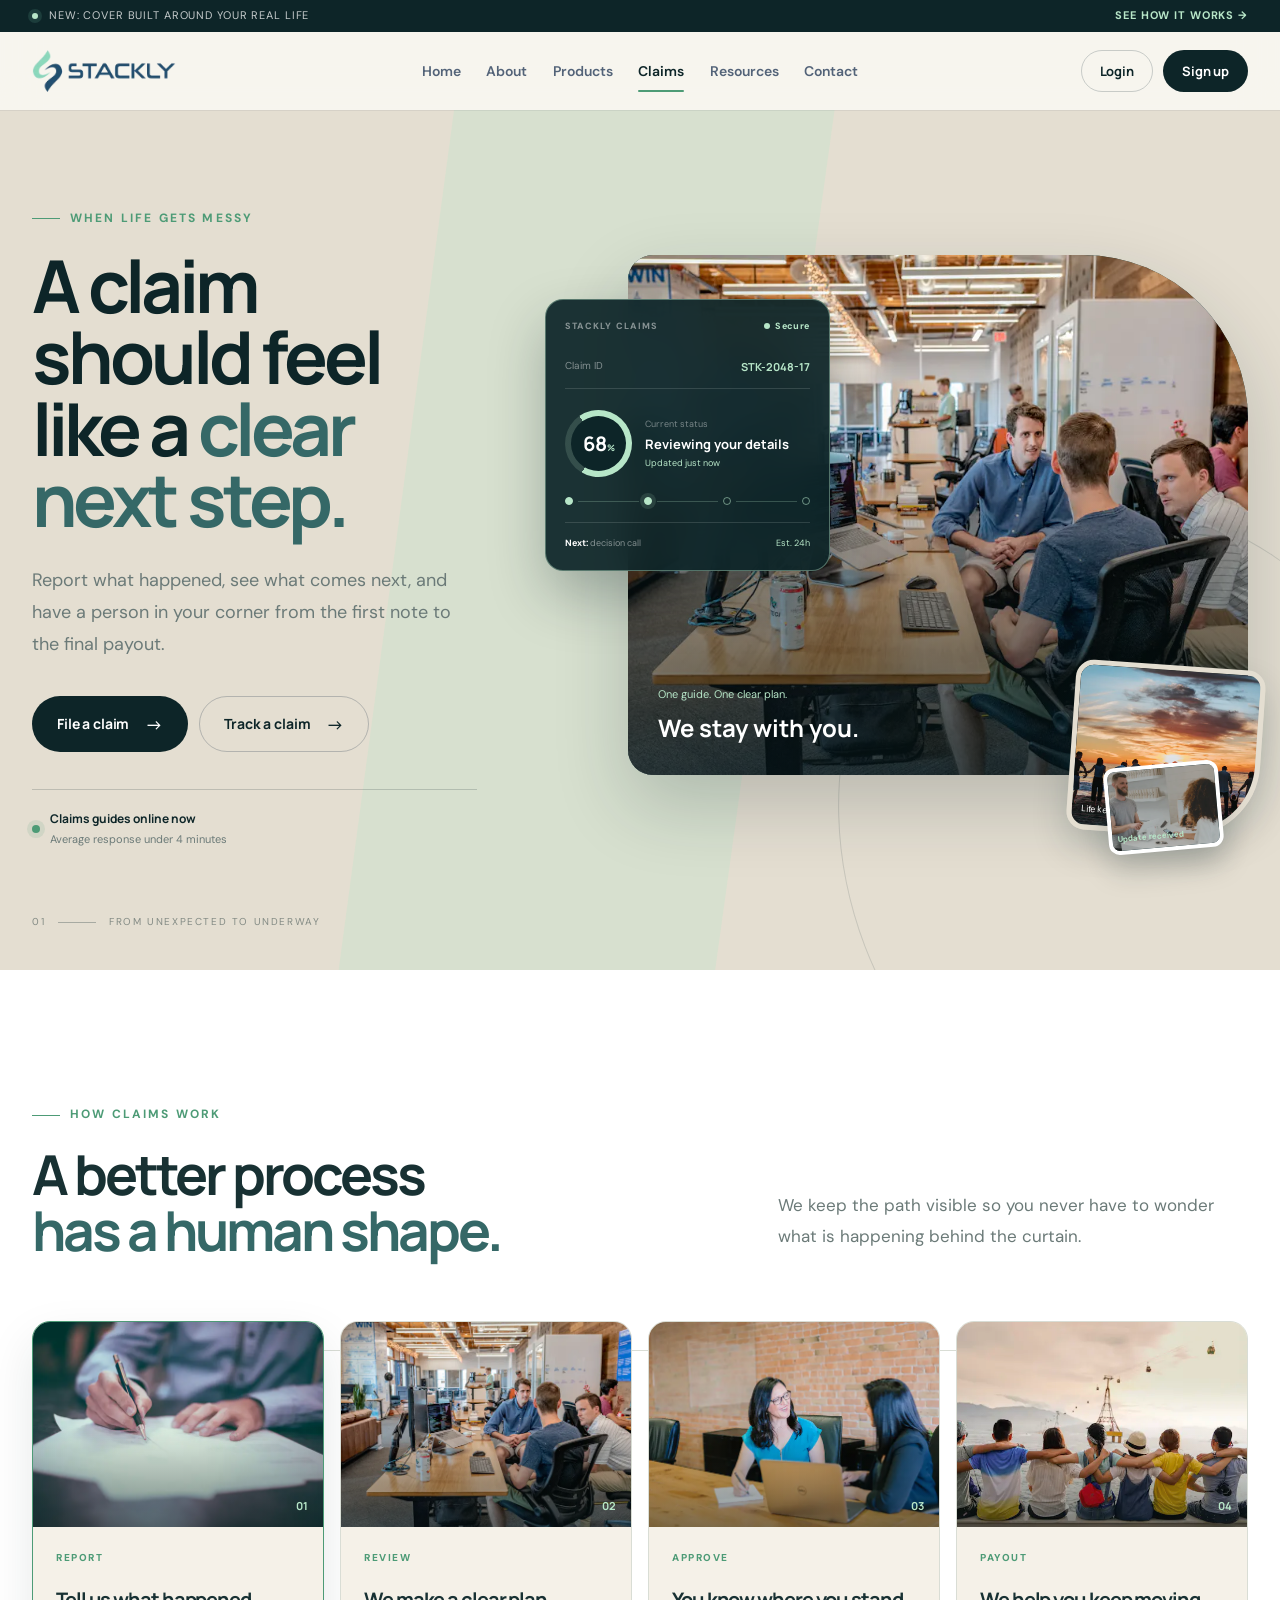
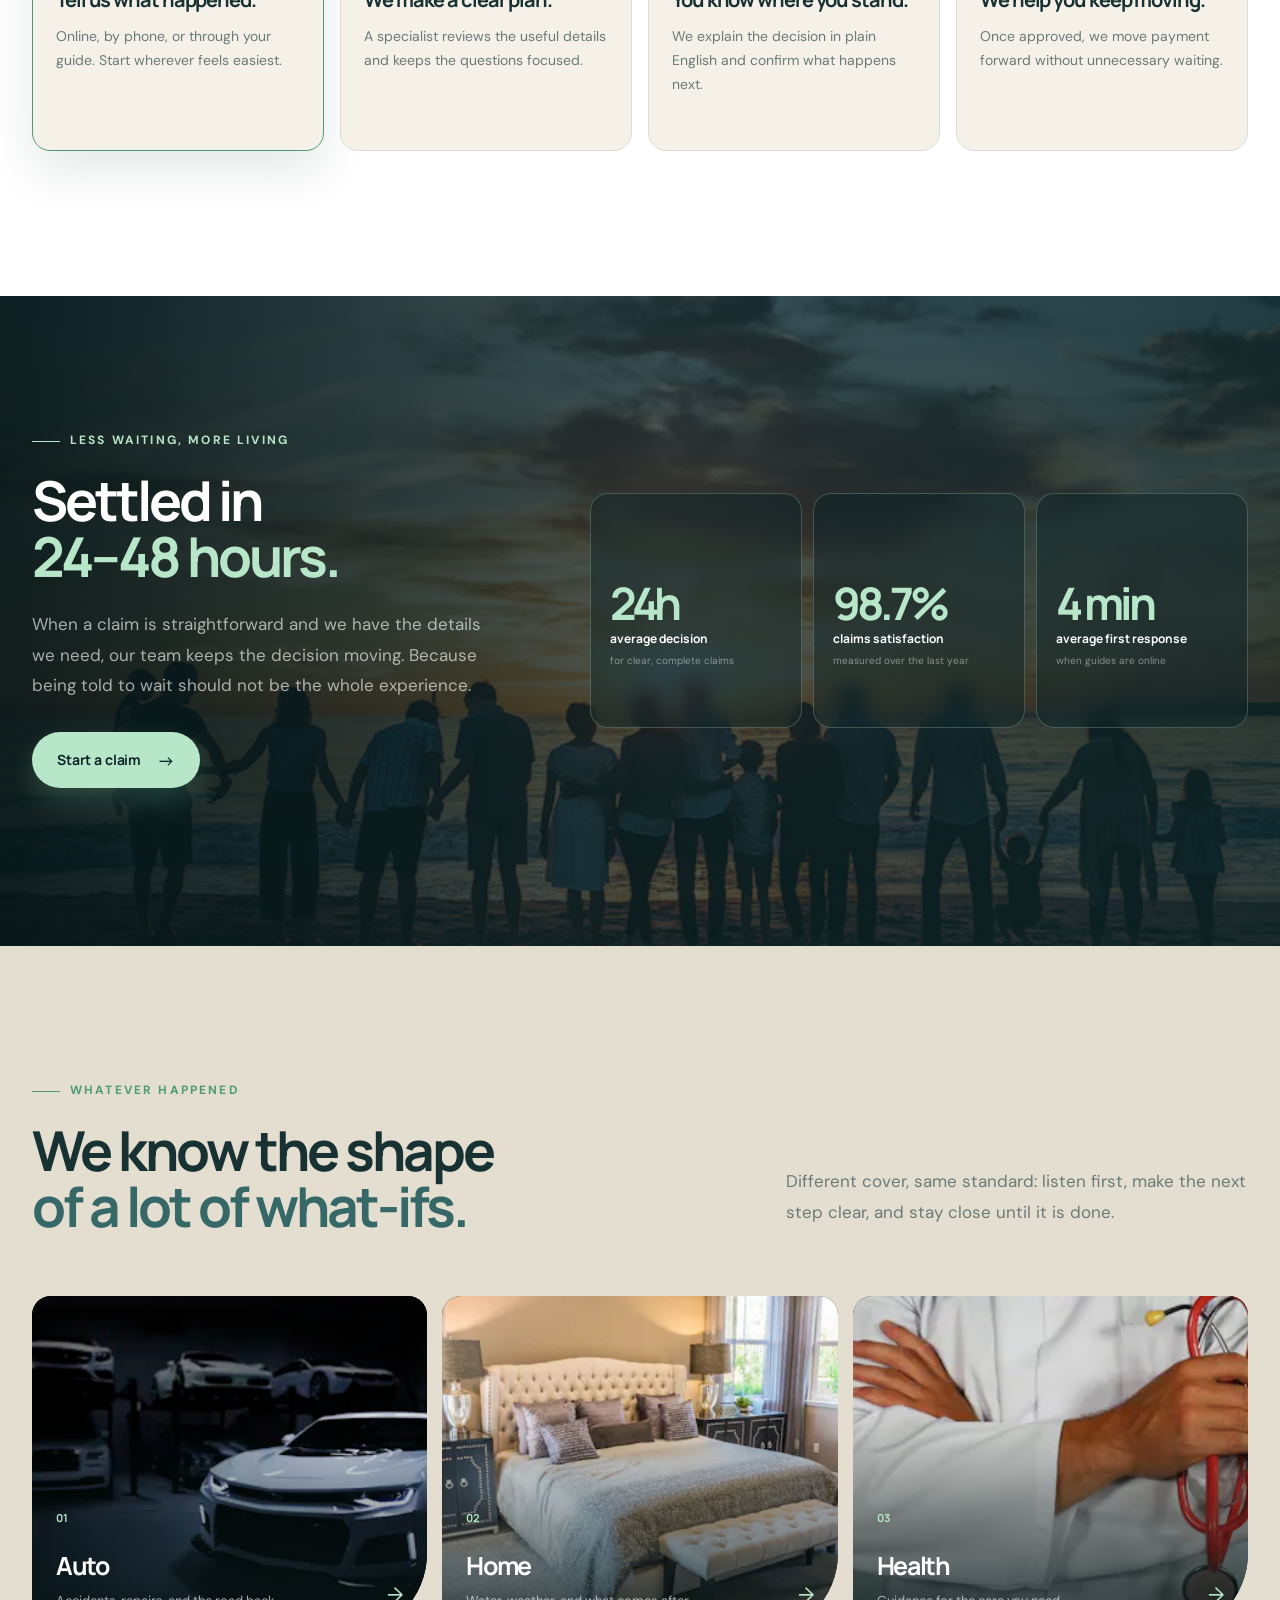
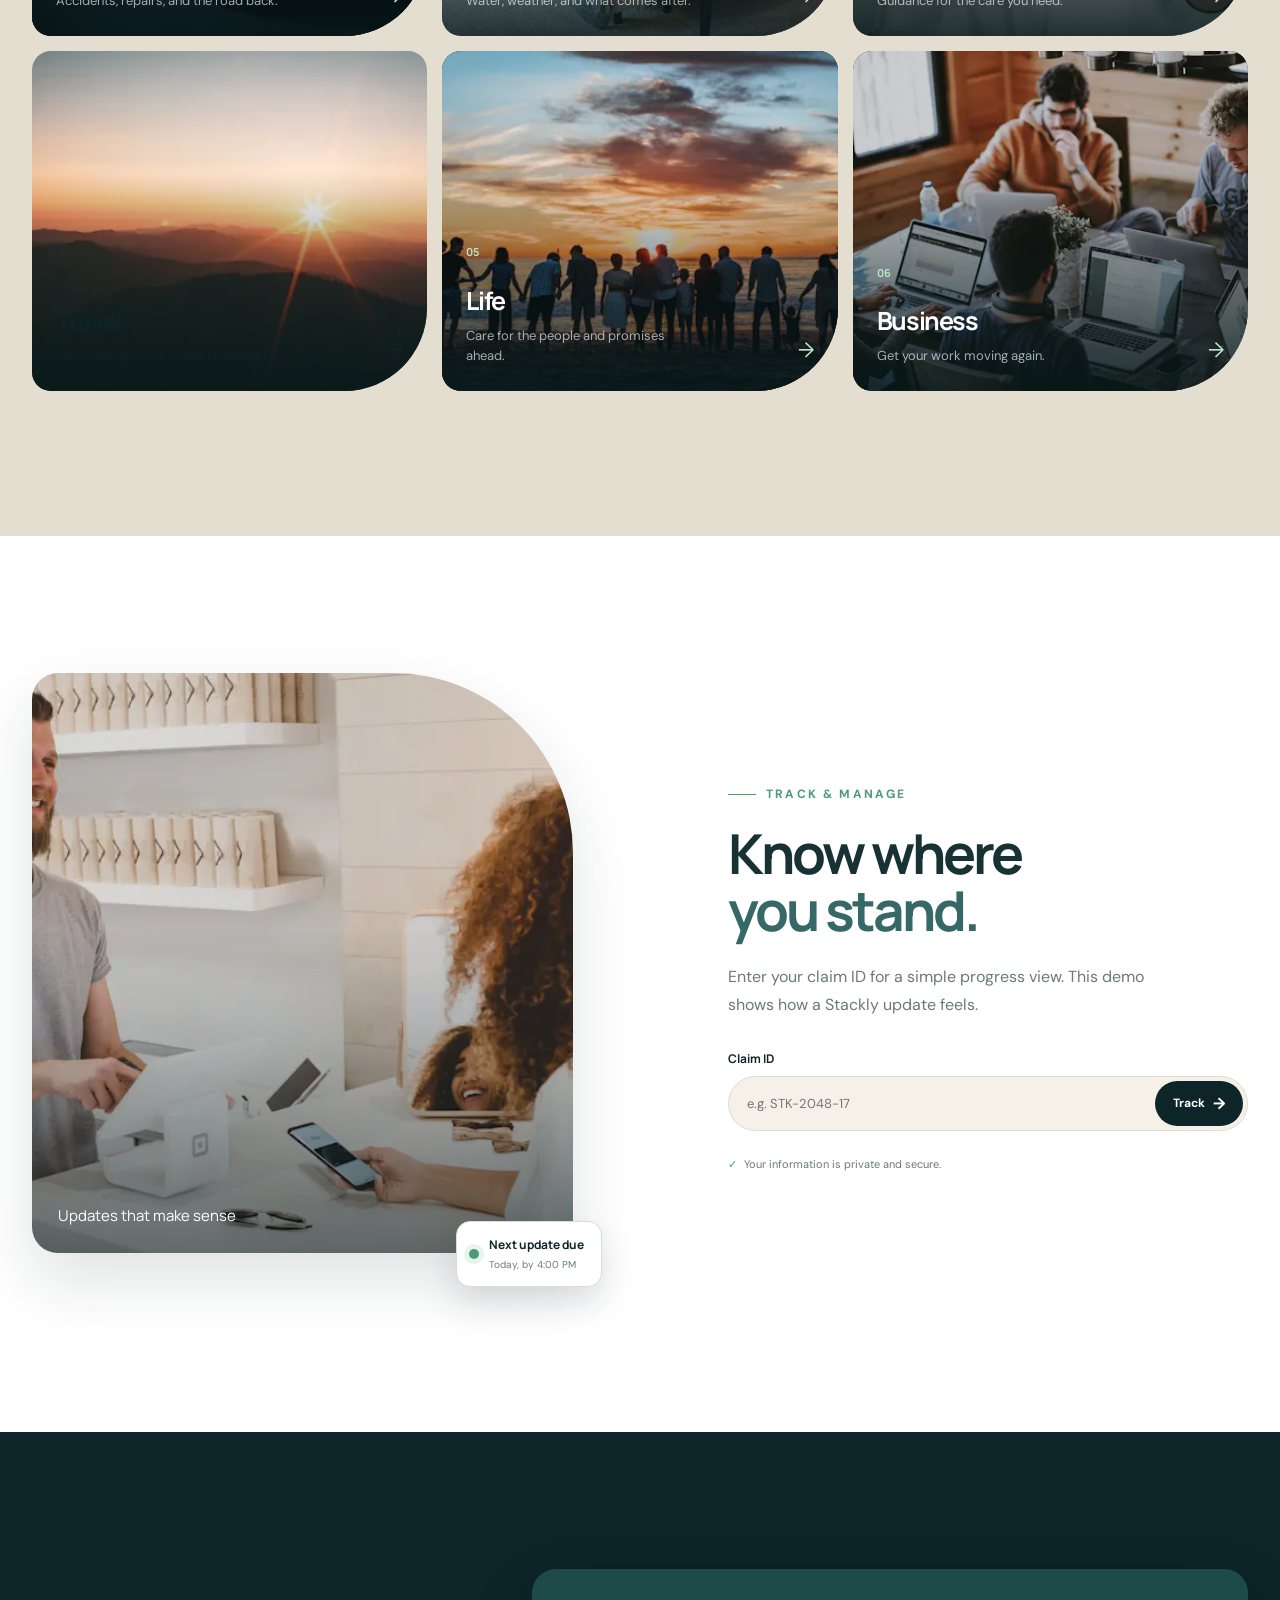
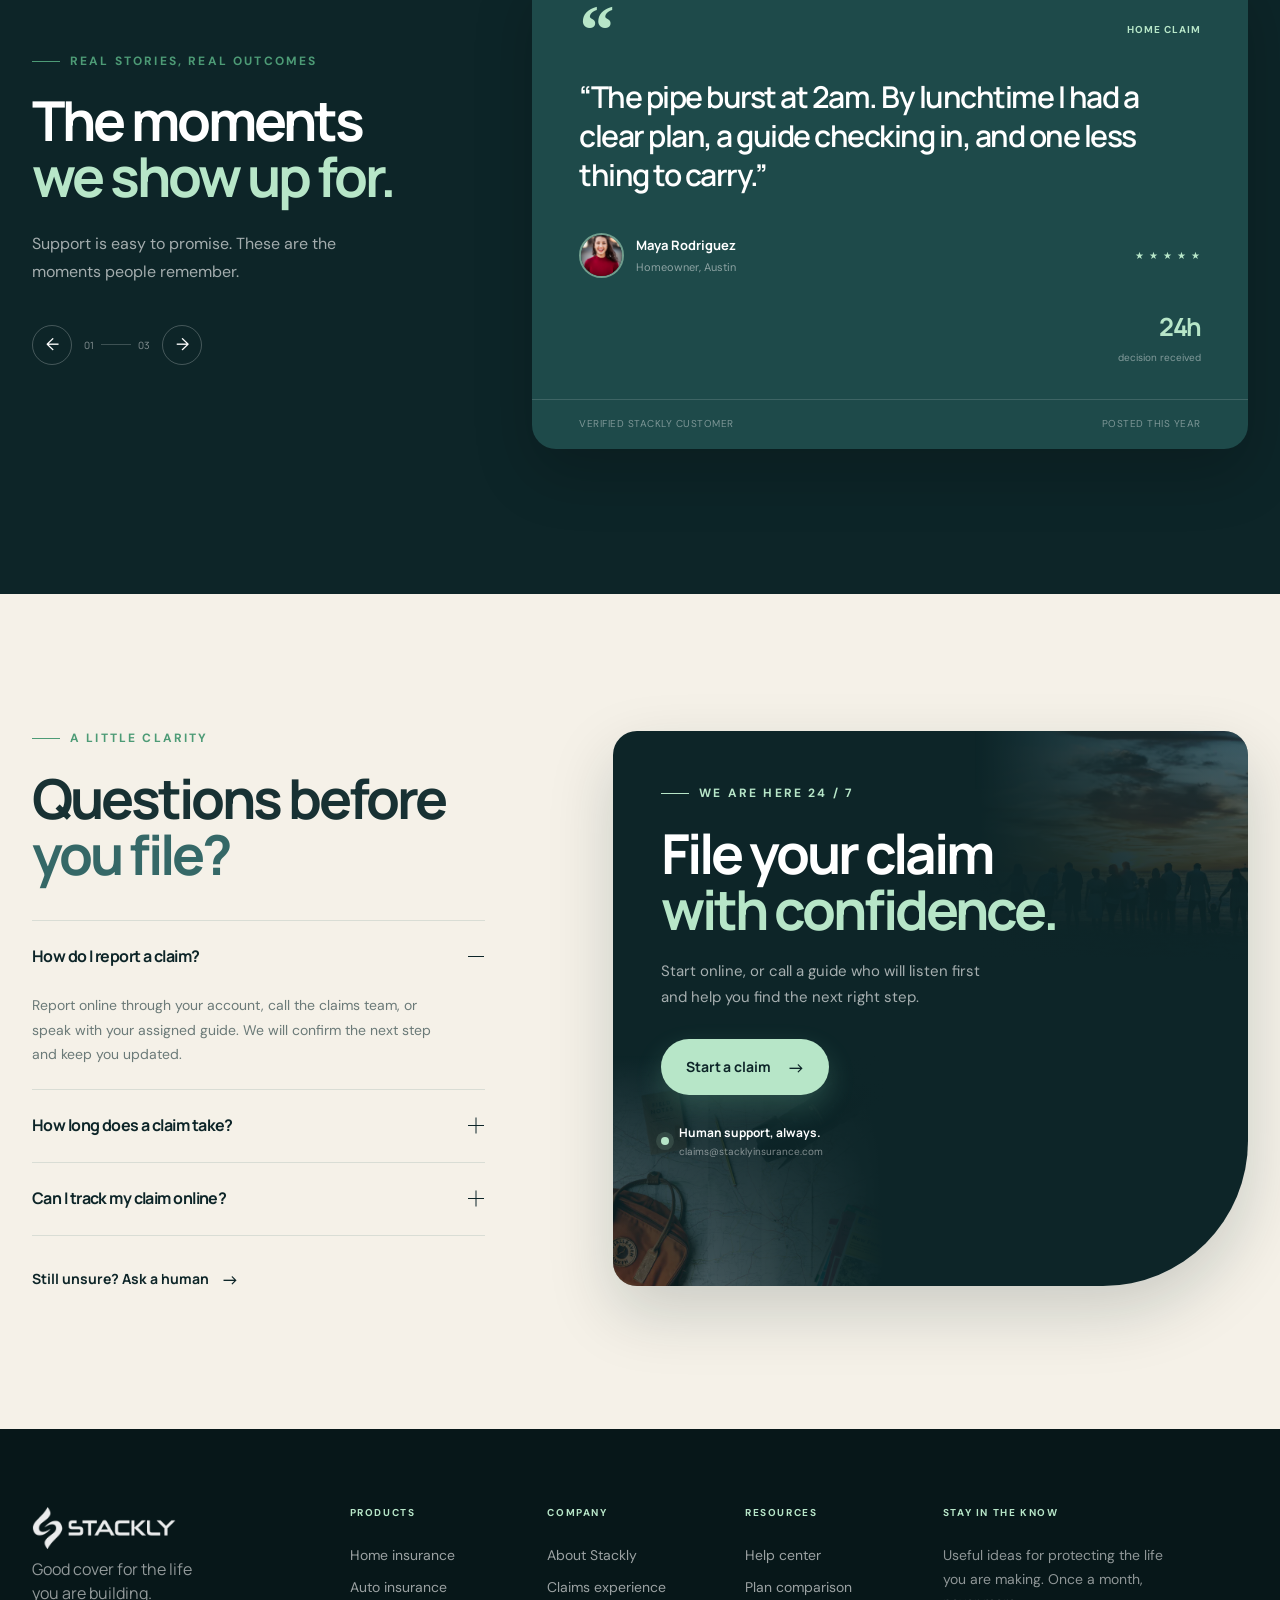
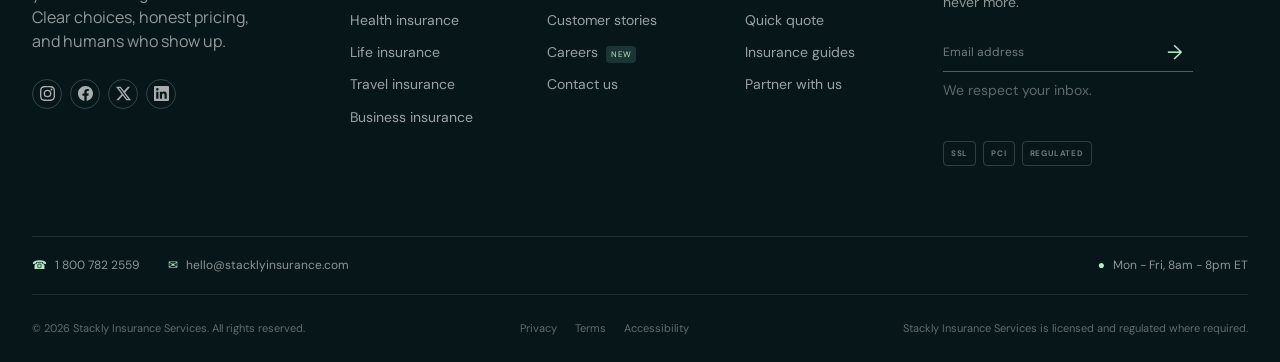
<file: claims.html>
<!DOCTYPE html>
<html lang="en">
<head>
  <meta charset="utf-8">
  <meta name="viewport" content="width=device-width, initial-scale=1">
  <meta name="theme-color" content="#0d2528">
  <meta name="description" content="Make a Stackly claim with less friction and more human support. Report online, track progress, and get a clear next step.">
  <meta property="og:type" content="website">
  <meta property="og:title" content="Stackly Claims | Clear support when life gets messy">
  <meta property="og:description" content="Report a claim, track its progress, and get a clear human answer from Stackly.">
  <meta property="og:image" content="assets/images/claims/claims-hero-agent.webp">
  <meta property="og:url" content="https://www.stacklyinsurance.com/claims.html">
  <meta name="twitter:card" content="summary_large_image">
  <meta name="twitter:title" content="Stackly Claims | Clear support when life gets messy">
  <meta name="twitter:description" content="Report a claim, track its progress, and get a clear human answer from Stackly.">
  <meta name="twitter:image" content="assets/images/claims/claims-hero-agent.webp">
  <title>Stackly Claims | Clear support when life gets messy</title>
  <link rel="preconnect" href="https://fonts.googleapis.com">
  <link rel="preconnect" href="https://fonts.gstatic.com" crossorigin>
  <link href="https://fonts.googleapis.com/css2?family=DM+Sans:wght@400;500;600;700&family=Manrope:wght@500;600;700;800&display=swap" rel="stylesheet">
  <link rel="stylesheet" href="assets/css/style.css">
  <link rel="stylesheet" href="assets/css/claims.css">
  <link rel="stylesheet" href="assets/css/responsive.css">
  <script type="application/ld+json">
  {
    "@context": "https://schema.org",
    "@graph": [
      {
        "@type": "FAQPage",
        "name": "Stackly Claims FAQ",
        "mainEntity": [
          {"@type":"Question","name":"How do I report a claim?","acceptedAnswer":{"@type":"Answer","text":"Report online through your Stackly account, call the claims team, or speak with your assigned guide. We will confirm the next step and keep you updated."}},
          {"@type":"Question","name":"How long does a claim take?","acceptedAnswer":{"@type":"Answer","text":"Straightforward claims are often decided within 24 to 48 hours once we have the details needed to review them."}},
          {"@type":"Question","name":"Can I track my claim online?","acceptedAnswer":{"@type":"Answer","text":"Yes. Enter your claim ID in the Stackly tracker to see the current stage and what happens next."}}
        ]
      },
      {
        "@type": "HowTo",
        "name": "How to make a Stackly claim",
        "step": [
          {"@type":"HowToStep","name":"Report","text":"Tell Stackly what happened online, by phone, or through your guide."},
          {"@type":"HowToStep","name":"Review","text":"A claims specialist reviews the details and asks only for what is useful."},
          {"@type":"HowToStep","name":"Approve","text":"We explain the decision clearly and confirm what is covered."},
          {"@type":"HowToStep","name":"Payout","text":"Once approved, we move the payment forward without unnecessary waiting."}
        ]
      }
    ]
  }
  </script>
</head>
<body class="claims-page">
  <a class="skip-link" href="#main-content">Skip to content</a>

  <!-- Shared site header -->
  <header class="site-header" data-header>
    <div class="scroll-progress" data-scroll-progress aria-hidden="true"><span></span></div>
    <div class="announcement-bar">
      <div class="container announcement-inner">
        <p><span class="announcement-dot" aria-hidden="true"></span> New: cover built around your real life</p>
        <a href="404.html">See how it works <span aria-hidden="true">&rarr;</span></a>
      </div>
    </div>
    <div class="container header-inner">
      <a class="brand" href="index.html" aria-label="Stackly Insurance Services home"><img src="assets/logo/logo-stackly.webp" alt="Stackly Insurance Services" width="144" height="42"></a>
      <nav class="desktop-nav" aria-label="Primary navigation">
        <a class="nav-link" href="index.html#home">Home</a>
        <a class="nav-link" href="about.html#about-home">About</a>
        <a class="nav-link" href="products.html#products-home">Products</a>
        <a class="nav-link is-active" href="claims.html#claims-home" aria-current="page">Claims</a>
        <a class="nav-link" href="resources.html#resources-home">Resources</a>
        <a class="nav-link" href="contact.html#contact-home">Contact</a>
      </nav>
      <div class="header-actions">
        <a class="button button--small button--header-secondary" href="login.html">Login</a>
        <a class="button button--small button--nav" href="signup.html">Sign up</a>
        <button class="menu-toggle" type="button" aria-expanded="false" aria-controls="mobile-navigation" aria-label="Open navigation menu" data-menu-toggle><span></span><span></span><span></span></button>
      </div>
    </div>
    <div class="mobile-navigation" id="mobile-navigation" data-mobile-menu hidden>
      <nav class="container mobile-nav-list" aria-label="Mobile navigation">
        <a href="index.html#home">Home <span aria-hidden="true">&rarr;</span></a>
        <a href="about.html#about-home">About <span aria-hidden="true">&rarr;</span></a>
        <a href="products.html#products-home">Products <span aria-hidden="true">&rarr;</span></a>
        <a href="claims.html#claims-home" aria-current="page">Claims <span aria-hidden="true">&rarr;</span></a>
        <a href="resources.html#resources-home">Resources <span aria-hidden="true">&rarr;</span></a>
        <a href="contact.html#contact-home">Contact <span aria-hidden="true">&rarr;</span></a>
        <div class="mobile-nav-actions"><a class="button button--ghost-light" href="login.html">Login</a><a class="button button--mint" href="signup.html">Sign up <span aria-hidden="true">&rarr;</span></a></div>
      </nav>
    </div>
  </header>

  <main id="main-content">
    <!-- 01 Claims hero -->
    <section class="claims-hero-section" id="claims-home" aria-labelledby="claims-hero-title">
      <div class="claims-hero-slice claims-hero-slice--one" aria-hidden="true"></div><div class="claims-hero-slice claims-hero-slice--two" aria-hidden="true"></div>
      <div class="container claims-hero-layout">
        <div class="claims-hero-copy reveal"><p class="eyebrow"><span class="eyebrow-line" aria-hidden="true"></span> When life gets messy</p><h1 id="claims-hero-title">A claim should feel like a <em>clear next step.</em></h1><p>Report what happened, see what comes next, and have a person in your corner from the first note to the final payout.</p><div class="claims-hero-actions"><a class="button button--dark" href="404.html">File a claim <span aria-hidden="true">&rarr;</span></a><a class="button button--outline-dark" href="404.html">Track a claim <span aria-hidden="true">&rarr;</span></a></div><div class="claims-hero-note"><span class="claims-live-dot" aria-hidden="true"></span><span><strong>Claims guides online now</strong><small>Average response under 4 minutes</small></span></div></div>
        <div class="claims-hero-stage reveal reveal--delay" data-claims-parallax>
          <div class="claims-hero-photo"><img src="assets/images/claims/claims-hero-agent.webp" alt="Stackly claims support specialist helping a customer" width="880" height="620" fetchpriority="high" decoding="async"><div class="claims-hero-photo-wash" aria-hidden="true"></div><div class="claims-hero-photo-caption"><span>One guide. One clear plan.</span><strong>We stay with you.</strong></div></div>
          <div class="claims-status-card" data-claim-status-card><div class="claims-status-top"><span>STACKLY CLAIMS</span><span class="claims-status-secure"><i aria-hidden="true"></i> Secure</span></div><div class="claims-status-id"><span>Claim ID</span><strong>STK-2048-17</strong></div><div class="claims-status-progress"><div class="claims-status-ring" data-claim-ring><span>68<small>%</small></span></div><div><span class="claims-status-kicker">Current status</span><strong>Reviewing your details</strong><small>Updated just now</small></div></div><div class="claims-status-line"><span class="is-done"></span><i></i><span class="is-active"></span><i></i><span></span><i></i><span></span></div><div class="claims-status-footer"><span><b>Next:</b> decision call</span><span>Est. 24h</span></div></div>
          <figure class="claims-hero-family"><img src="assets/images/claims/claims-hero-family.webp" alt="Family relaxing together at home" width="760" height="520" loading="eager" decoding="async"><figcaption>Life keeps moving.</figcaption></figure>
          <div class="claims-hero-device"><img src="assets/images/claims/claims-hero-device.webp" alt="Phone displaying a secure claim update" width="620" height="480" loading="eager" decoding="async"><span>Update received</span></div>
        </div>
      </div>
      <div class="container claims-section-marker" aria-hidden="true"><span>01</span><i></i><span>From unexpected to underway</span></div>
    </section>

    <!-- 02 How claims work -->
    <section class="claims-process-section" id="how-claims-work" aria-labelledby="process-title">
      <div class="container claims-process-heading reveal"><div><p class="eyebrow"><span class="eyebrow-line" aria-hidden="true"></span> How claims work</p><h2 id="process-title">A better process<br><em>has a human shape.</em></h2></div><p>We keep the path visible so you never have to wonder what is happening behind the curtain.</p></div>
      <div class="container claims-process-grid" data-claims-process>
        <span class="claims-process-rail" aria-hidden="true"><i data-process-progress></i></span>
        <article class="claims-process-card is-active reveal" data-process-step><div class="claims-process-image"><img src="assets/images/claims/claims-process-report.webp" alt="Person writing down details for a claim" width="620" height="480" loading="lazy" decoding="async"><span>01</span></div><div><span class="claims-process-label">Report</span><h3>Tell us what happened.</h3><p>Online, by phone, or through your guide. Start wherever feels easiest.</p></div></article>
        <article class="claims-process-card reveal reveal--delay" data-process-step><div class="claims-process-image"><img src="assets/images/claims/claims-process-review.webp" alt="Support team reviewing information together" width="620" height="480" loading="lazy" decoding="async"><span>02</span></div><div><span class="claims-process-label">Review</span><h3>We make a clear plan.</h3><p>A specialist reviews the useful details and keeps the questions focused.</p></div></article>
        <article class="claims-process-card reveal reveal--delay-2" data-process-step><div class="claims-process-image"><img src="assets/images/claims/claims-process-approve.webp" alt="Colleagues agreeing on a decision in a meeting" width="620" height="480" loading="lazy" decoding="async"><span>03</span></div><div><span class="claims-process-label">Approve</span><h3>You know where you stand.</h3><p>We explain the decision in plain English and confirm what happens next.</p></div></article>
        <article class="claims-process-card reveal reveal--delay-2" data-process-step><div class="claims-process-image"><img src="assets/images/claims/claims-process-payout.webp" alt="Friends celebrating a shared moment outdoors" width="620" height="480" loading="lazy" decoding="async"><span>04</span></div><div><span class="claims-process-label">Payout</span><h3>We help you keep moving.</h3><p>Once approved, we move payment forward without unnecessary waiting.</p></div></article>
      </div>
    </section>

    <!-- 03 Fast payout -->
    <section class="claims-speed-section" id="speed" aria-labelledby="speed-title">
      <img class="claims-speed-image" src="assets/images/claims/claims-speed-relief.webp" alt="Family sharing a relieved moment at home" width="820" height="620" loading="lazy" decoding="async"><div class="claims-speed-overlay" aria-hidden="true"></div>
      <div class="container claims-speed-layout"><div class="claims-speed-copy reveal"><p class="eyebrow eyebrow--light"><span class="eyebrow-line" aria-hidden="true"></span> Less waiting, more living</p><h2 id="speed-title">Settled in<br><em>24–48 hours.</em></h2><p>When a claim is straightforward and we have the details we need, our team keeps the decision moving. Because being told to wait should not be the whole experience.</p><a class="button button--mint" href="404.html">Start a claim <span aria-hidden="true">&rarr;</span></a></div><div class="claims-speed-stats"><div class="claims-speed-stat reveal"><strong><span data-claims-counter="24">0</span>h</strong><span>average decision</span><small>for clear, complete claims</small></div><div class="claims-speed-stat reveal reveal--delay"><strong><span data-claims-counter="98.7" data-claims-decimals="1">0</span>%</strong><span>claims satisfaction</span><small>measured over the last year</small></div><div class="claims-speed-stat reveal reveal--delay-2"><strong><span data-claims-counter="4">0</span> min</strong><span>average first response</span><small>when guides are online</small></div></div></div>
    </section>

    <!-- 04 Claim types -->
    <section class="claims-types-section" id="claim-types" aria-labelledby="types-title">
      <div class="container"><div class="claims-types-heading reveal"><div><p class="eyebrow"><span class="eyebrow-line" aria-hidden="true"></span> Whatever happened</p><h2 id="types-title">We know the shape<br><em>of a lot of what-ifs.</em></h2></div><p>Different cover, same standard: listen first, make the next step clear, and stay close until it is done.</p></div><div class="claims-types-grid"><a class="claims-type-card reveal" href="404.html"><img src="assets/images/claims/claims-type-auto.webp" alt="Car ready for an auto claim review" width="420" height="320" loading="lazy" decoding="async"><div><span>01</span><h3>Auto</h3><p>Accidents, repairs, and the road back.</p><i aria-hidden="true">&rarr;</i></div></a><a class="claims-type-card reveal reveal--delay" href="404.html"><img src="assets/images/claims/claims-type-home.webp" alt="Home interior for a property claim" width="420" height="320" loading="lazy" decoding="async"><div><span>02</span><h3>Home</h3><p>Water, weather, and what comes after.</p><i aria-hidden="true">&rarr;</i></div></a><a class="claims-type-card reveal reveal--delay-2" href="404.html"><img src="assets/images/claims/claims-type-health.webp" alt="Healthcare professional for a health claim" width="420" height="320" loading="lazy" decoding="async"><div><span>03</span><h3>Health</h3><p>Guidance for the care you need.</p><i aria-hidden="true">&rarr;</i></div></a><a class="claims-type-card claims-type-card--mint reveal" href="404.html"><img src="assets/images/claims/claims-type-travel.webp" alt="Travel landscape for a trip claim" width="420" height="320" loading="lazy" decoding="async"><div><span>04</span><h3>Travel</h3><p>Plans change. Your support should not.</p><i aria-hidden="true">&rarr;</i></div></a><a class="claims-type-card claims-type-card--dark reveal reveal--delay" href="404.html"><img src="assets/images/claims/claims-type-life.webp" alt="Family together for a life claim" width="420" height="320" loading="lazy" decoding="async"><div><span>05</span><h3>Life</h3><p>Care for the people and promises ahead.</p><i aria-hidden="true">&rarr;</i></div></a><a class="claims-type-card reveal reveal--delay-2" href="404.html"><img src="assets/images/claims/claims-type-business.webp" alt="Business team for a commercial claim" width="420" height="320" loading="lazy" decoding="async"><div><span>06</span><h3>Business</h3><p>Get your work moving again.</p><i aria-hidden="true">&rarr;</i></div></a></div></div>
    </section>

    <!-- 05 Track and manage -->
    <section class="claims-tracker-section" id="tracker" aria-labelledby="tracker-title">
      <div class="container claims-tracker-layout"><div class="claims-tracker-media reveal"><div class="claims-tracker-image"><img src="assets/images/claims/claims-tracker-support.webp" alt="Customer using a phone to follow a support update" width="760" height="560" loading="lazy" decoding="async"><div class="claims-tracker-image-wash" aria-hidden="true"></div><span>Updates that make sense</span></div><div class="claims-tracker-mini"><span class="claims-tracker-mini-dot" aria-hidden="true"></span><span><strong>Next update due</strong><small>Today, by 4:00 PM</small></span></div></div><div class="claims-tracker-widget reveal reveal--delay" data-claims-tracker><p class="eyebrow"><span class="eyebrow-line" aria-hidden="true"></span> Track &amp; manage</p><h2 id="tracker-title">Know where<br><em>you stand.</em></h2><p>Enter your claim ID for a simple progress view. This demo shows how a Stackly update feels.</p><form class="claims-tracker-form" data-tracker-form><label for="claim-id">Claim ID</label><div><input id="claim-id" name="claim-id" type="text" placeholder="e.g. STK-2048-17" autocomplete="off" required><button type="submit">Track <span aria-hidden="true">&rarr;</span></button></div><p class="claims-tracker-error" data-tracker-error role="alert" hidden>Enter a claim ID to see a sample update.</p></form><div class="claims-tracker-result" data-tracker-result hidden><div class="claims-tracker-result-top"><span>Claim <strong data-tracker-id>STK-2048-17</strong></span><span class="claims-tracker-status"><i aria-hidden="true"></i> In progress</span></div><ol class="claims-tracker-timeline"><li class="is-done"><span>01</span><div><strong>Report received</strong><small>Today, 9:14 AM</small></div></li><li class="is-active"><span>02</span><div><strong>Details under review</strong><small>We are checking the useful bits</small></div></li><li><span>03</span><div><strong>Decision ready</strong><small>We will notify you as soon as it is clear</small></div></li><li><span>04</span><div><strong>Payment on its way</strong><small>Almost back to ordinary</small></div></li></ol></div><p class="claims-tracker-note"><span aria-hidden="true">&#10003;</span> Your information is private and secure.</p></div></div>
    </section>

    <!-- 06 Real stories -->
    <section class="claims-stories-section" id="stories" aria-labelledby="stories-title"><div class="container claims-stories-layout"><div class="claims-stories-copy reveal"><p class="eyebrow"><span class="eyebrow-line" aria-hidden="true"></span> Real stories, real outcomes</p><h2 id="stories-title">The moments<br><em>we show up for.</em></h2><p>Support is easy to promise. These are the moments people remember.</p><div class="claims-stories-controls" role="group" aria-label="Claim story controls"><button type="button" data-story-prev aria-label="Previous claim story">&larr;</button><div><span data-story-current>01</span><i></i><span>03</span></div><button type="button" data-story-next aria-label="Next claim story">&rarr;</button></div></div><div class="claims-stories-slider reveal reveal--delay" data-claims-stories role="group" aria-roledescription="carousel" aria-label="Stackly claim stories" tabindex="0"><div aria-live="polite"><article class="claims-story-slide is-active" data-story-slide="0" role="group" aria-roledescription="slide" aria-label="1 of 3"><div class="claims-story-top"><span class="claims-story-quote">“</span><span>Home claim</span></div><blockquote>“The pipe burst at 2am. By lunchtime I had a clear plan, a guide checking in, and one less thing to carry.”</blockquote><div class="claims-story-person"><img src="assets/images/claims/claims-story-maya.webp" alt="Maya Rodriguez" width="360" height="360" loading="lazy" decoding="async"><span><strong>Maya Rodriguez</strong><small>Homeowner, Austin</small></span><span class="claims-story-stars" role="img" aria-label="5 out of 5 stars">&#9733; &#9733; &#9733; &#9733; &#9733;</span></div><div class="claims-story-outcome"><strong>24h</strong><span>decision received</span></div></article><article class="claims-story-slide" data-story-slide="1" role="group" aria-roledescription="slide" aria-label="2 of 3" hidden><div class="claims-story-top"><span class="claims-story-quote">“</span><span>Business claim</span></div><blockquote>“They understood the urgency without making it feel like a panic. Our studio was moving again by the next morning.”</blockquote><div class="claims-story-person"><img src="assets/images/claims/claims-story-jordan.webp" alt="Jordan Lee" width="360" height="360" loading="lazy" decoding="async"><span><strong>Jordan Lee</strong><small>Founder, Field Notes Studio</small></span><span class="claims-story-stars" role="img" aria-label="5 out of 5 stars">&#9733; &#9733; &#9733; &#9733; &#9733;</span></div><div class="claims-story-outcome"><strong>1:1</strong><span>guide assigned</span></div></article><article class="claims-story-slide" data-story-slide="2" role="group" aria-roledescription="slide" aria-label="3 of 3" hidden><div class="claims-story-top"><span class="claims-story-quote">“</span><span>Travel claim</span></div><blockquote>“A cancelled flight is stressful enough. Having someone explain the next step made the whole thing feel manageable.”</blockquote><div class="claims-story-person"><img src="assets/images/claims/claims-story-priya.webp" alt="Priya Shah" width="360" height="360" loading="lazy" decoding="async"><span><strong>Priya Shah</strong><small>Product designer, Chicago</small></span><span class="claims-story-stars" role="img" aria-label="5 out of 5 stars">&#9733; &#9733; &#9733; &#9733; &#9733;</span></div><div class="claims-story-outcome"><strong>4.9</strong><span>support rating</span></div></article></div><div class="claims-stories-foot"><span>Verified Stackly customer</span><span>Posted this year</span></div></div></div></section>

    <!-- 07 FAQ and closing CTA -->
    <section class="claims-final-section" id="faq" aria-labelledby="claims-faq-title"><div class="container claims-final-layout"><div class="claims-faq-column reveal"><p class="eyebrow"><span class="eyebrow-line" aria-hidden="true"></span> A little clarity</p><h2 id="claims-faq-title">Questions before<br><em>you file?</em></h2><div class="claims-faq-list" data-claims-accordion><div class="claims-faq-item is-open"><h3><button type="button" aria-expanded="true" aria-controls="claims-faq-1" id="claims-question-1"><span>How do I report a claim?</span><i aria-hidden="true"></i></button></h3><section class="claims-faq-answer" id="claims-faq-1" aria-labelledby="claims-question-1"><p>Report online through your account, call the claims team, or speak with your assigned guide. We will confirm the next step and keep you updated.</p></section></div><div class="claims-faq-item"><h3><button type="button" aria-expanded="false" aria-controls="claims-faq-2" id="claims-question-2"><span>How long does a claim take?</span><i aria-hidden="true"></i></button></h3><section class="claims-faq-answer" id="claims-faq-2" aria-labelledby="claims-question-2" hidden><p>Straightforward claims are often decided within 24 to 48 hours once we have the details needed to review them.</p></section></div><div class="claims-faq-item"><h3><button type="button" aria-expanded="false" aria-controls="claims-faq-3" id="claims-question-3"><span>Can I track my claim online?</span><i aria-hidden="true"></i></button></h3><section class="claims-faq-answer" id="claims-faq-3" aria-labelledby="claims-question-3" hidden><p>Yes. Enter your claim ID in the tracker to see the current stage and what happens next.</p></section></div></div><a class="text-link" href="404.html">Still unsure? Ask a human <span class="text-link-arrow" aria-hidden="true">&rarr;</span></a></div><aside class="claims-final-cta reveal reveal--delay" id="file-claim"><div class="claims-final-image claims-final-image--family"><img src="assets/images/claims/claims-cta-family.webp" alt="Family sharing a calm moment at home" width="760" height="520" loading="lazy" decoding="async"></div><div class="claims-final-image claims-final-image--travel"><img src="assets/images/claims/claims-cta-travel.webp" alt="Traveler looking across an open landscape" width="760" height="520" loading="lazy" decoding="async"></div><div class="claims-final-cta-content"><p class="eyebrow eyebrow--light"><span class="eyebrow-line" aria-hidden="true"></span> We are here 24 / 7</p><h2>File your claim<br><em>with confidence.</em></h2><p>Start online, or call a guide who will listen first and help you find the next right step.</p><a class="button button--mint" href="mailto:claims@stacklyinsurance.com">Start a claim <span aria-hidden="true">&rarr;</span></a><div class="claims-final-badge"><span class="claims-final-badge-dot" aria-hidden="true"></span><span><strong>Human support, always.</strong><small>claims@stacklyinsurance.com</small></span></div></div></aside></div></section>
  </main>

  <!-- Shared site footer -->
  <footer class="site-footer">
    <div class="container footer-main">
      <div class="footer-brand-column"><a class="brand brand--footer" href="index.html" aria-label="Stackly Insurance Services home"><img src="assets/logo/logo-stackly.webp" alt="Stackly Insurance Services" width="144" height="42"></a><p>Good cover for the life<br>you are building.<br>Clear choices, honest pricing,<br>and humans who show up.</p><div class="social-links" role="group" aria-label="Social links"><a href="404.html" aria-label="Instagram"><svg viewBox="0 0 24 24" aria-hidden="true" focusable="false"><path d="M12 2.163c3.204 0 3.584.012 4.85.07 3.252.148 4.771 1.691 4.919 4.919.058 1.265.069 1.645.069 4.849 0 3.205-.012 3.584-.069 4.849-.149 3.225-1.664 4.771-4.919 4.919-1.266.058-1.644.07-4.85.07-3.204 0-3.584-.012-4.849-.07-3.26-.149-4.771-1.699-4.919-4.92-.058-1.265-.07-1.644-.07-4.849 0-3.204.013-3.583.07-4.849.149-3.227 1.664-4.771 4.919-4.919 1.266-.057 1.645-.069 4.849-.069zM12 0C8.741 0 8.333.014 7.053.072 2.695.272.273 2.69.073 7.052.014 8.333 0 8.741 0 12c0 3.259.014 3.668.072 4.948.2 4.358 2.618 6.78 6.98 6.98C8.333 23.986 8.741 24 12 24c3.259 0 3.668-.014 4.948-.072 4.354-.2 6.782-2.618 6.979-6.98.059-1.28.073-1.689.073-4.948 0-3.259-.014-3.667-.072-4.947-.196-4.354-2.617-6.78-6.979-6.98C15.668.014 15.259 0 12 0zm0 5.838a6.162 6.162 0 100 12.324 6.162 6.162 0 000-12.324zM12 16a4 4 0 110-8 4 4 0 010 8zm6.406-11.845a1.44 1.44 0 100 2.881 1.44 1.44 0 000-2.881z"/></svg></a><a href="404.html" aria-label="Facebook"><svg viewBox="0 0 24 24" aria-hidden="true" focusable="false"><path d="M24 12.073c0-6.627-5.373-12-12-12s-12 5.373-12 12c0 5.99 4.388 10.954 10.125 11.854v-8.385H7.078v-3.47h3.047V9.43c0-3.007 1.792-4.669 4.533-4.669 1.312 0 2.686.235 2.686.235v2.953H15.83c-1.491 0-1.956.925-1.956 1.874v2.25h3.328l-.532 3.47h-2.796v8.385C19.612 23.027 24 18.062 24 12.073z"/></svg></a><a href="404.html" aria-label="Twitter"><svg viewBox="0 0 24 24" aria-hidden="true" focusable="false"><path d="M18.901 1.153h3.68l-8.04 9.19L24 22.846h-7.406l-5.8-7.584-6.638 7.584H.474l8.6-9.83L0 1.154h7.594l5.243 6.932ZM17.61 20.644h2.039L6.486 3.24H4.298Z"/></svg></a><a href="404.html" aria-label="LinkedIn"><svg viewBox="0 0 24 24" aria-hidden="true" focusable="false"><path d="M20.447 20.452h-3.554v-5.569c0-1.328-.027-3.037-1.852-3.037-1.853 0-2.136 1.445-2.136 2.939v5.667H9.351V9h3.414v1.561h.046c.477-.9 1.637-1.85 3.37-1.85 3.601 0 4.267 2.37 4.267 5.455v6.286zM5.337 7.433a2.062 2.062 0 01-2.063-2.065 2.064 2.064 0 112.063 2.065zm1.782 13.019H3.555V9h3.564v11.452zM22.225 0H1.771C.792 0 0 .774 0 1.729v20.542C0 23.227.792 24 1.771 24h20.451C23.2 24 24 23.227 24 22.271V1.729C24 .774 23.2 0 22.225 0z"/></svg></a></div></div>
      <div class="footer-links-column"><h2>Products</h2><a href="404.html">Home insurance</a><a href="404.html">Auto insurance</a><a href="404.html">Health insurance</a><a href="404.html">Life insurance</a><a href="404.html">Travel insurance</a><a href="404.html">Business insurance</a></div>
      <div class="footer-links-column"><h2>Company</h2><a href="404.html">About Stackly</a><a href="404.html">Claims experience</a><a href="404.html">Customer stories</a><a href="404.html">Careers <span class="footer-new">New</span></a><a href="404.html">Contact us</a></div>
      <div class="footer-links-column"><h2>Resources</h2><a href="404.html">Help center</a><a href="404.html">Plan comparison</a><a href="404.html">Quick quote</a><a href="404.html">Insurance guides</a><a href="404.html">Partner with us</a></div>
      <div class="footer-newsletter"><h2>Stay in the know</h2><p>Useful ideas for protecting the life you are making. Once a month, never more.</p><form class="footer-newsletter-form" data-newsletter-form><label class="sr-only" for="claims-footer-email">Email address</label><input id="claims-footer-email" type="email" placeholder="Email address" required><button type="submit" aria-label="Subscribe to the Stackly newsletter"><span aria-hidden="true">&rarr;</span></button></form><p class="form-note" data-newsletter-note>We respect your inbox.</p><div class="trust-badges"><span>SSL</span><span>PCI</span><span>REGULATED</span></div></div>
    </div>
    <div class="container footer-contact-row"><a href="404.html"><span class="footer-contact-icon" aria-hidden="true">&#9742;</span> 1&nbsp;800&nbsp;782&nbsp;2559</a><a href="404.html"><span class="footer-contact-icon" aria-hidden="true">&#9993;</span> hello@stacklyinsurance.com</a><span><span class="footer-contact-icon" aria-hidden="true">&#9679;</span> Mon - Fri, 8am - 8pm ET</span></div>
    <div class="container footer-bottom"><p>&copy; 2026 Stackly Insurance Services. All rights reserved.</p><div><a href="404.html">Privacy</a><a href="404.html">Terms</a><a href="404.html">Accessibility</a></div><p>Stackly Insurance Services is licensed and regulated where required.</p></div>
  </footer>

  <script src="assets/js/main.js" defer></script>
  <script src="assets/js/claims.js" defer></script>
</body>
</html>
</file>
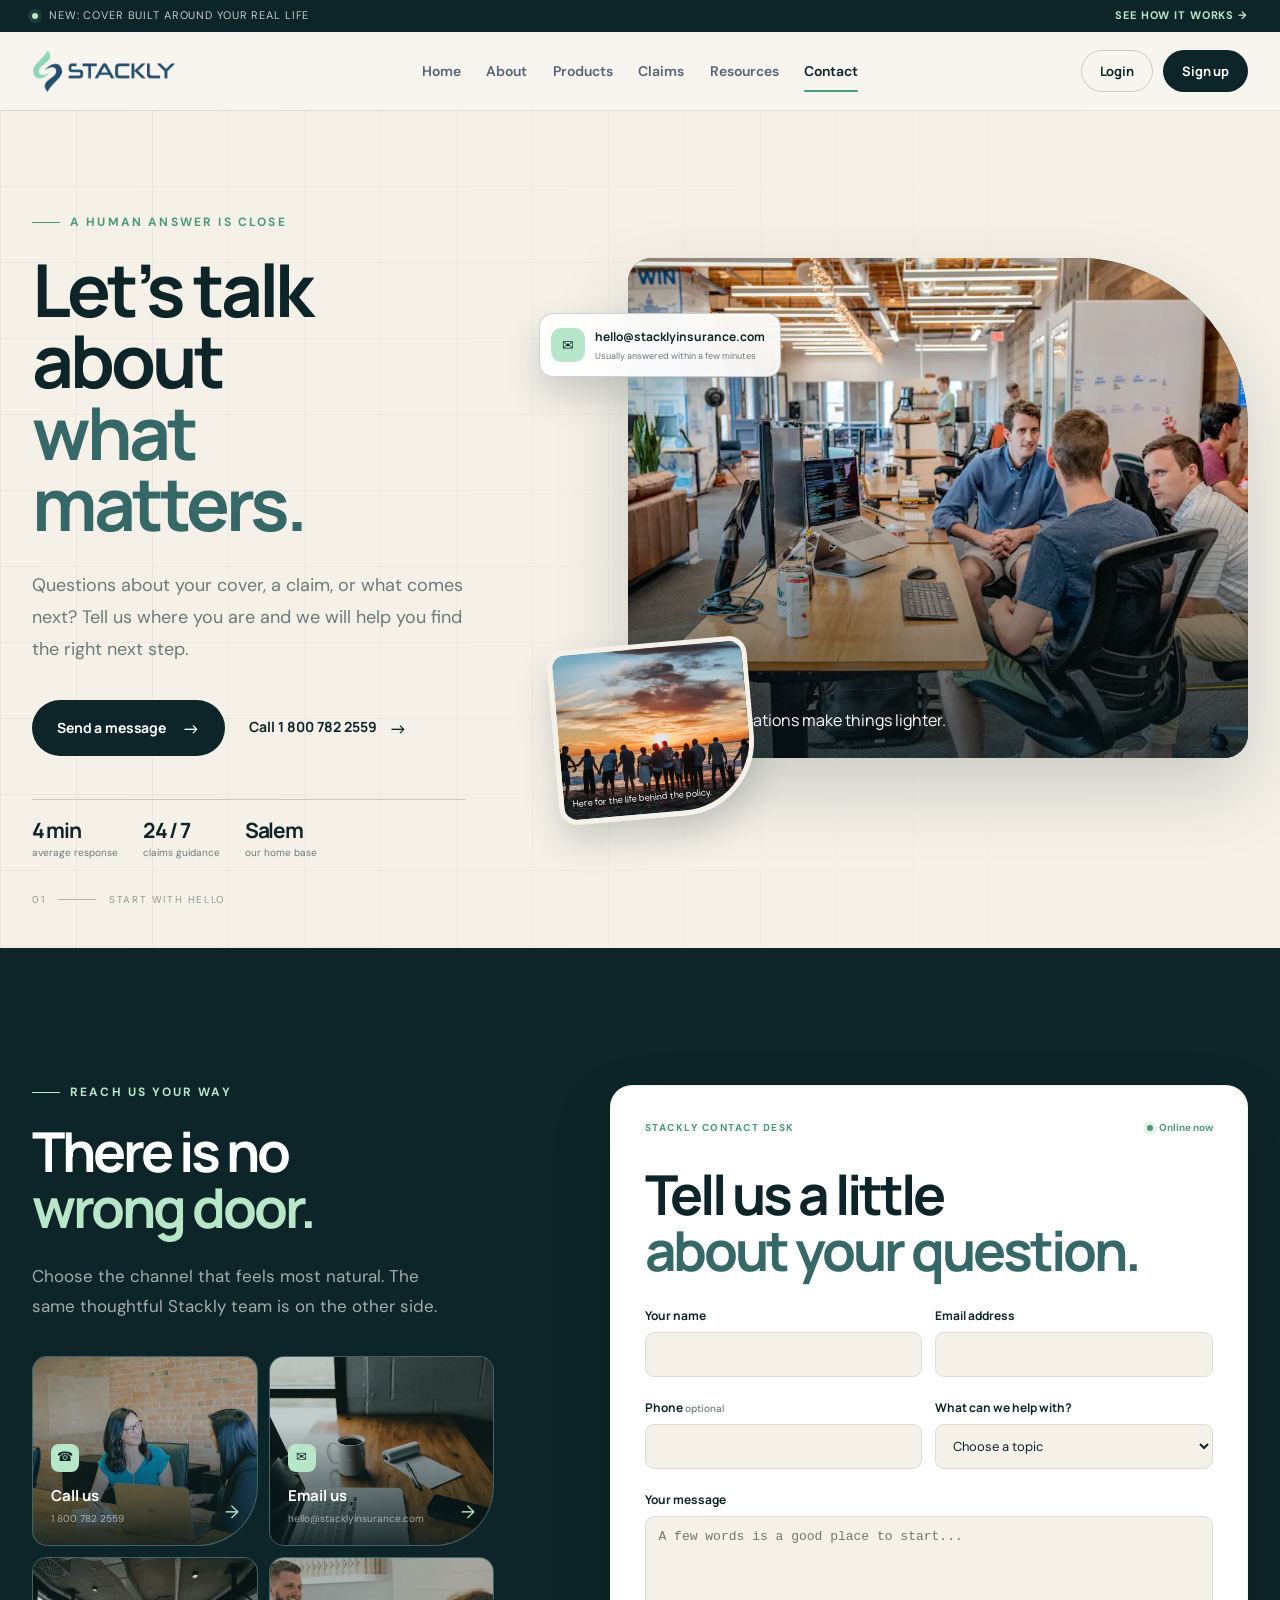
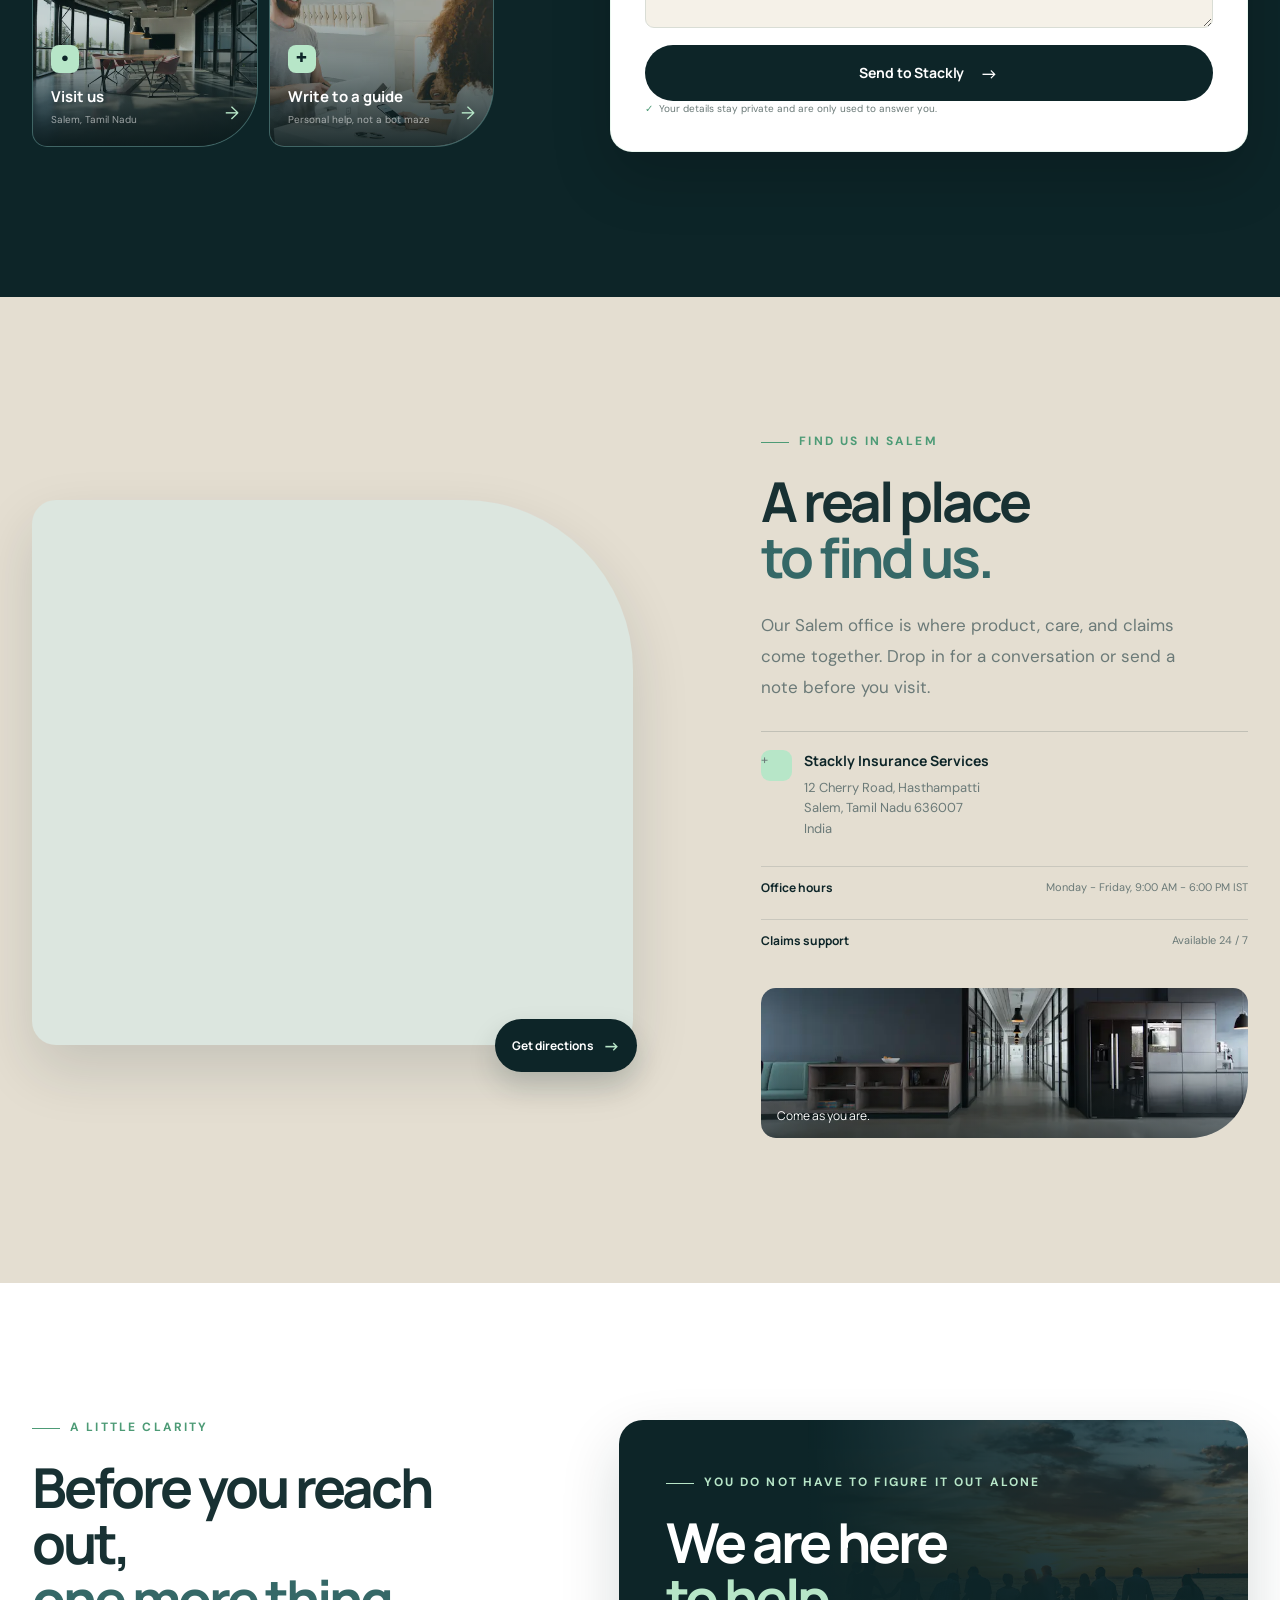
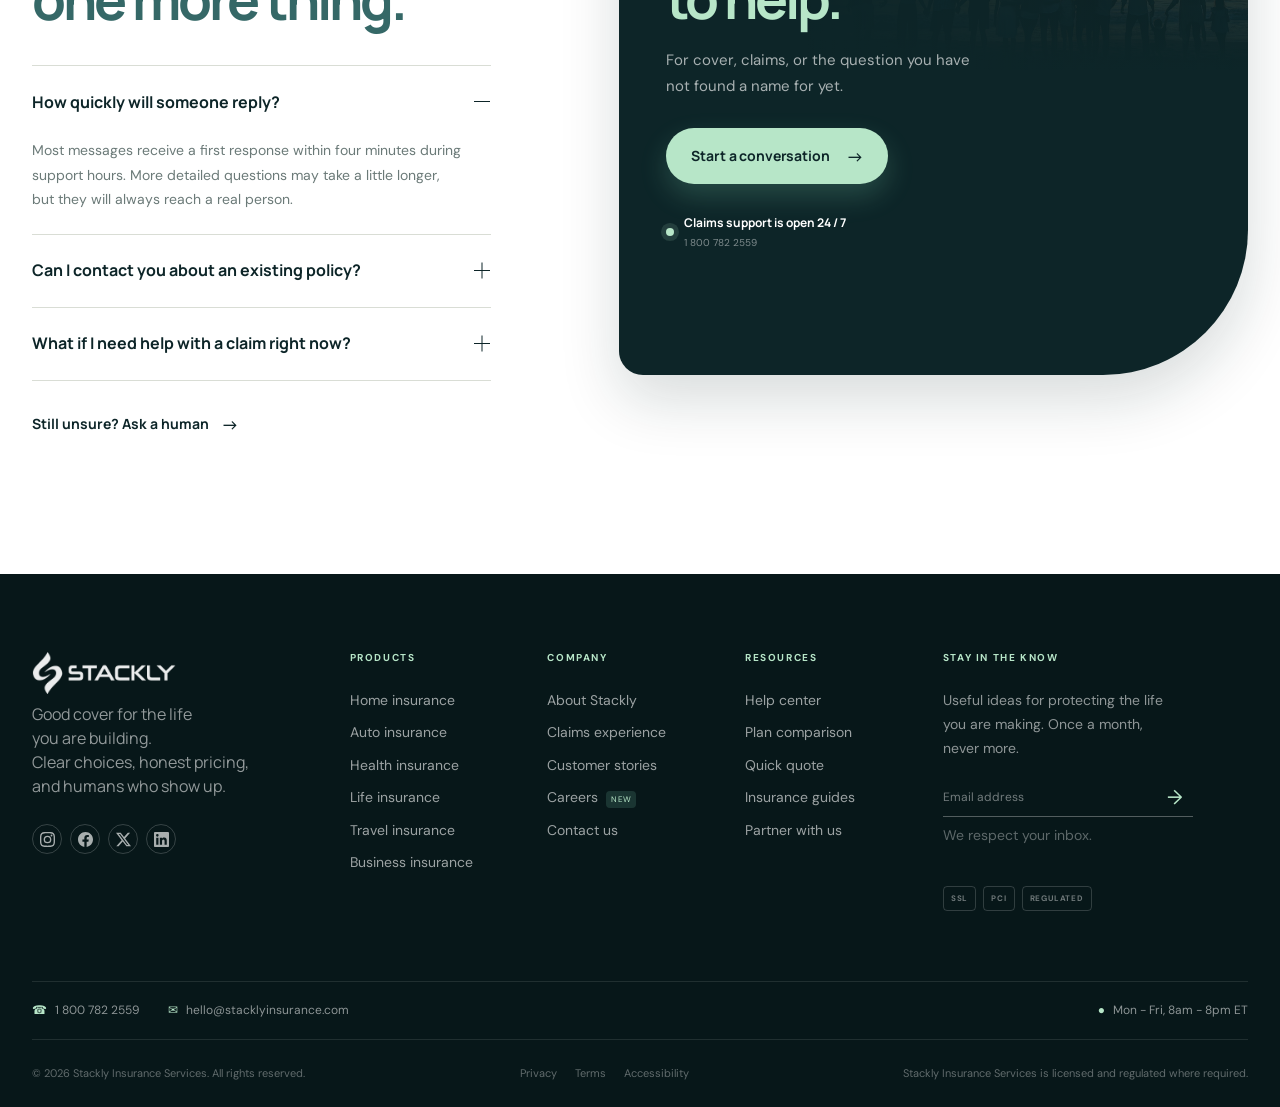
<file: contact.html>
<!DOCTYPE html>
<html lang="en">
<head>
  <meta charset="utf-8">
  <meta name="viewport" content="width=device-width, initial-scale=1">
  <meta name="theme-color" content="#0d2528">
  <meta name="description" content="Contact Stackly Insurance Services. Speak with a human, visit our Salem office, send a message, or find a calm next step for your cover.">
  <meta property="og:type" content="website">
  <meta property="og:title" content="Contact Stackly Insurance Services | We are here to help">
  <meta property="og:description" content="Speak with a human, visit our Salem office, or send the Stackly team a message.">
  <meta property="og:image" content="assets/images/contact/contact-hero-support.webp">
  <meta property="og:url" content="https://www.stacklyinsurance.com/contact.html">
  <meta name="twitter:card" content="summary_large_image">
  <meta name="twitter:title" content="Contact Stackly Insurance Services">
  <meta name="twitter:description" content="Speak with a human, visit our Salem office, or send the Stackly team a message.">
  <meta name="twitter:image" content="assets/images/contact/contact-hero-support.webp">
  <title>Contact Stackly Insurance Services | We are here to help</title>
  <link rel="preconnect" href="https://fonts.googleapis.com">
  <link rel="preconnect" href="https://fonts.gstatic.com" crossorigin>
  <link href="https://fonts.googleapis.com/css2?family=DM+Sans:wght@400;500;600;700&family=Manrope:wght@500;600;700;800&display=swap" rel="stylesheet">
  <link rel="stylesheet" href="assets/css/style.css">
  <link rel="stylesheet" href="assets/css/contact.css">
  <link rel="stylesheet" href="assets/css/responsive.css">
  <script type="application/ld+json">
  {
    "@context":"https://schema.org",
    "@type":"ContactPage",
    "name":"Contact Stackly Insurance Services",
    "url":"https://www.stacklyinsurance.com/contact.html",
    "mainEntity":{"@type":"InsuranceAgency","name":"Stackly Insurance Services","telephone":"+1-800-782-2559","email":"hello@stacklyinsurance.com","address":{"@type":"PostalAddress","streetAddress":"12 Cherry Road, Hasthampatti","addressLocality":"Salem","addressRegion":"Tamil Nadu","postalCode":"636007","addressCountry":"IN"},"geo":{"@type":"GeoCoordinates","latitude":"11.6643","longitude":"78.1460"}}
  }
  </script>
</head>
<body class="contact-page">
  <a class="skip-link" href="#main-content">Skip to content</a>

  <!-- Shared site header -->
  <header class="site-header" data-header><div class="scroll-progress" data-scroll-progress aria-hidden="true"><span></span></div><div class="announcement-bar"><div class="container announcement-inner"><p><span class="announcement-dot" aria-hidden="true"></span> New: cover built around your real life</p><a href="404.html">See how it works <span aria-hidden="true">&rarr;</span></a></div></div><div class="container header-inner"><a class="brand" href="index.html" aria-label="Stackly Insurance Services home"><img src="assets/logo/logo-stackly.webp" alt="Stackly Insurance Services" width="144" height="42"></a><nav class="desktop-nav" aria-label="Primary navigation"><a class="nav-link" href="index.html#home">Home</a><a class="nav-link" href="about.html#about-home">About</a><a class="nav-link" href="products.html#products-home">Products</a><a class="nav-link" href="claims.html#claims-home">Claims</a><a class="nav-link" href="resources.html#resources-home">Resources</a><a class="nav-link is-active" href="contact.html#contact-home" aria-current="page">Contact</a></nav><div class="header-actions"><a class="button button--small button--header-secondary" href="login.html">Login</a><a class="button button--small button--nav" href="signup.html">Sign up</a><button class="menu-toggle" type="button" aria-expanded="false" aria-controls="mobile-navigation" aria-label="Open navigation menu" data-menu-toggle><span></span><span></span><span></span></button></div></div><div class="mobile-navigation" id="mobile-navigation" data-mobile-menu hidden><nav class="container mobile-nav-list" aria-label="Mobile navigation"><a href="index.html#home">Home <span aria-hidden="true">&rarr;</span></a><a href="about.html#about-home">About <span aria-hidden="true">&rarr;</span></a><a href="products.html#products-home">Products <span aria-hidden="true">&rarr;</span></a><a href="claims.html#claims-home">Claims <span aria-hidden="true">&rarr;</span></a><a href="resources.html#resources-home">Resources <span aria-hidden="true">&rarr;</span></a><a href="contact.html#contact-home" aria-current="page">Contact <span aria-hidden="true">&rarr;</span></a><div class="mobile-nav-actions"><a class="button button--ghost-light" href="login.html">Login</a><a class="button button--mint" href="signup.html">Sign up <span aria-hidden="true">&rarr;</span></a></div></nav></div></header>

  <main id="main-content">
    <!-- 01 Contact hero -->
    <section class="contact-hero-section" id="contact-home" aria-labelledby="contact-hero-title"><div class="contact-hero-lines" aria-hidden="true"></div><div class="container contact-hero-layout"><div class="contact-hero-copy reveal"><p class="eyebrow"><span class="eyebrow-line" aria-hidden="true"></span> A human answer is close</p><h1 id="contact-hero-title">Let’s talk about<br><em>what matters.</em></h1><p>Questions about your cover, a claim, or what comes next? Tell us where you are and we will help you find the right next step.</p><div class="contact-hero-actions"><a class="button button--dark" href="404.html">Send a message <span aria-hidden="true">&rarr;</span></a><a class="text-link" href="tel:+18007822559">Call 1 800 782 2559 <span class="text-link-arrow" aria-hidden="true">&rarr;</span></a></div><div class="contact-reach-strip" role="group" aria-label="Ways to reach Stackly"><span><strong>4 min</strong><small>average response</small></span><span><strong>24 / 7</strong><small>claims guidance</small></span><span><strong>Salem</strong><small>our home base</small></span></div></div><div class="contact-hero-visual reveal reveal--delay"><div class="contact-hero-photo"><img src="assets/images/contact/contact-hero-support.webp" alt="Stackly support team collaborating in a bright office" width="880" height="620" fetchpriority="high" decoding="async"><div class="contact-hero-photo-wash" aria-hidden="true"></div><span>Good conversations make things lighter.</span></div><figure class="contact-hero-detail"><img src="assets/images/contact/contact-hero-welcome.webp" alt="Family spending a relaxed moment together at home" width="760" height="520" fetchpriority="high" decoding="async"><figcaption>Here for the life behind the policy.</figcaption></figure><div class="contact-quick-card"><span class="contact-quick-icon" aria-hidden="true">&#9993;</span><span><strong>hello@stacklyinsurance.com</strong><small>Usually answered within a few minutes</small></span></div></div></div><div class="container contact-section-marker" aria-hidden="true"><span>01</span><i></i><span>Start with hello</span></div></section>

    <!-- 02 Contact methods and form -->
    <section class="contact-methods-section" id="contact-form" aria-labelledby="contact-methods-title"><div class="container contact-methods-layout"><div class="contact-methods-column reveal"><p class="eyebrow eyebrow--light"><span class="eyebrow-line" aria-hidden="true"></span> Reach us your way</p><h2 id="contact-methods-title">There is no<br><em>wrong door.</em></h2><p>Choose the channel that feels most natural. The same thoughtful Stackly team is on the other side.</p><div class="contact-method-grid"><a class="contact-method-card" href="tel:+18007822559"><img src="assets/images/contact/contact-method-call.webp" alt="Support specialist ready to take a call" width="520" height="360" loading="lazy" decoding="async"><div><span class="contact-method-icon" aria-hidden="true">&#9742;</span><strong>Call us</strong><small>1 800 782 2559</small><i aria-hidden="true">&rarr;</i></div></a><a class="contact-method-card" href="mailto:hello@stacklyinsurance.com"><img src="assets/images/contact/contact-method-email.webp" alt="Notebook and laptop ready for an email" width="520" height="360" loading="lazy" decoding="async"><div><span class="contact-method-icon" aria-hidden="true">&#9993;</span><strong>Email us</strong><small>hello@stacklyinsurance.com</small><i aria-hidden="true">&rarr;</i></div></a><a class="contact-method-card" href="404.html"><img src="assets/images/contact/contact-method-visit.webp" alt="Modern office interior with natural light" width="520" height="360" loading="lazy" decoding="async"><div><span class="contact-method-icon" aria-hidden="true">&#9679;</span><strong>Visit us</strong><small>Salem, Tamil Nadu</small><i aria-hidden="true">&rarr;</i></div></a><a class="contact-method-card" href="mailto:hello@stacklyinsurance.com"><img src="assets/images/contact/contact-method-chat.webp" alt="Person using a phone for a support conversation" width="520" height="360" loading="lazy" decoding="async"><div><span class="contact-method-icon" aria-hidden="true">&#10010;</span><strong>Write to a guide</strong><small>Personal help, not a bot maze</small><i aria-hidden="true">&rarr;</i></div></a></div></div><div class="contact-form-card reveal reveal--delay"><div class="contact-form-heading"><span class="contact-form-kicker">STACKLY CONTACT DESK</span><span class="contact-form-status"><i aria-hidden="true"></i> Online now</span></div><h2>Tell us a little<br><em>about your question.</em></h2><form data-contact-form novalidate><div class="contact-form-row"><div><label for="contact-name">Your name</label><input id="contact-name" name="name" type="text" autocomplete="name" required><span class="contact-field-error" data-error-for="contact-name" role="alert"></span></div><div><label for="contact-email">Email address</label><input id="contact-email" name="email" type="email" autocomplete="email" required><span class="contact-field-error" data-error-for="contact-email" role="alert"></span></div></div><div class="contact-form-row"><div><label for="contact-phone">Phone <small>optional</small></label><input id="contact-phone" name="phone" type="tel" autocomplete="tel"></div><div><label for="contact-type">What can we help with?</label><select id="contact-type" name="type" required><option value="" selected disabled>Choose a topic</option><option>Finding cover</option><option>Existing policy</option><option>Making a claim</option><option>Partnerships</option><option>Something else</option></select><span class="contact-field-error" data-error-for="contact-type" role="alert"></span></div></div><div><label for="contact-message">Your message</label><textarea id="contact-message" name="message" rows="4" placeholder="A few words is a good place to start..." required></textarea><span class="contact-field-error" data-error-for="contact-message" role="alert"></span></div><button class="button button--dark button--full" type="submit">Send to Stackly <span aria-hidden="true">&rarr;</span></button><p class="contact-form-note"><span aria-hidden="true">&#10003;</span> Your details stay private and are only used to answer you.</p></form><div class="contact-form-success" data-contact-success role="status" hidden><span class="contact-success-mark" aria-hidden="true">&#10003;</span><strong>Your message is on its way.</strong><p>A Stackly guide will be in touch shortly. Until then, take a breath. You have done the useful bit.</p><button type="button" class="text-link" data-contact-reset>Send another message <span class="text-link-arrow" aria-hidden="true">&rarr;</span></button></div></div></div></section>

    <!-- 03 Map and Salem office -->
    <section class="contact-office-section" id="salem-office" aria-labelledby="office-title"><div class="container contact-office-layout"><div class="contact-map-wrap reveal"><div class="contact-map-placeholder" data-contact-map><div class="contact-map-loading" data-map-loading><span class="contact-map-pulse" aria-hidden="true"></span><span>Loading Salem office map...</span></div><iframe title="Stackly Insurance Services location in Salem, Tamil Nadu, India" aria-label="Map showing Stackly Insurance Services in Salem, Tamil Nadu, India" data-map-src="https://www.openstreetmap.org/export/embed.html?bbox=78.1160%2C11.6440%2C78.1760%2C11.6840&amp;layer=mapnik&amp;marker=11.6643%2C78.1460" loading="lazy"></iframe></div><a class="contact-directions" href="404.html">Get directions <span aria-hidden="true">&rarr;</span></a></div><div class="contact-office-copy reveal reveal--delay"><p class="eyebrow"><span class="eyebrow-line" aria-hidden="true"></span> Find us in Salem</p><h2 id="office-title">A real place<br><em>to find us.</em></h2><p>Our Salem office is where product, care, and claims come together. Drop in for a conversation or send a note before you visit.</p><div class="contact-office-address"><span class="contact-address-mark" aria-hidden="true">+</span><div><strong>Stackly Insurance Services</strong><span>12 Cherry Road, Hasthampatti<br>Salem, Tamil Nadu 636007<br>India</span></div></div><div class="contact-office-hours"><span><strong>Office hours</strong><small>Monday - Friday, 9:00 AM - 6:00 PM IST</small></span><span><strong>Claims support</strong><small>Available 24 / 7</small></span></div><figure class="contact-office-photo"><img src="assets/images/contact/contact-office-salem.webp" alt="Warm modern office interior for the Stackly Salem team" width="760" height="520" loading="lazy" decoding="async"><figcaption>Come as you are.</figcaption></figure></div></div></section>

    <!-- 04 FAQ and closing CTA -->
    <section class="contact-final-section" id="contact-faq" aria-labelledby="contact-faq-title"><div class="container contact-final-layout"><div class="contact-faq-column reveal"><p class="eyebrow"><span class="eyebrow-line" aria-hidden="true"></span> A little clarity</p><h2 id="contact-faq-title">Before you reach out,<br><em>one more thing.</em></h2><div class="contact-faq-list" data-contact-accordion><div class="contact-faq-item is-open"><h3><button type="button" aria-expanded="true" aria-controls="contact-faq-1" id="contact-question-1"><span>How quickly will someone reply?</span><i aria-hidden="true"></i></button></h3><section class="contact-faq-answer" id="contact-faq-1" aria-labelledby="contact-question-1"><p>Most messages receive a first response within four minutes during support hours. More detailed questions may take a little longer, but they will always reach a real person.</p></section></div><div class="contact-faq-item"><h3><button type="button" aria-expanded="false" aria-controls="contact-faq-2" id="contact-question-2"><span>Can I contact you about an existing policy?</span><i aria-hidden="true"></i></button></h3><section class="contact-faq-answer" id="contact-faq-2" aria-labelledby="contact-question-2" hidden><p>Yes. Include your policy details if you have them and we will route your message to the right guide without making you repeat yourself.</p></section></div><div class="contact-faq-item"><h3><button type="button" aria-expanded="false" aria-controls="contact-faq-3" id="contact-question-3"><span>What if I need help with a claim right now?</span><i aria-hidden="true"></i></button></h3><section class="contact-faq-answer" id="contact-faq-3" aria-labelledby="contact-question-3" hidden><p>Use the Claims page tracker or call 1 800 782 2559. Claims guidance is available 24 / 7 for Stackly customers.</p></section></div></div><a class="text-link" href="404.html">Still unsure? Ask a human <span class="text-link-arrow" aria-hidden="true">&rarr;</span></a></div><aside class="contact-final-cta reveal reveal--delay" id="contact"><div class="contact-final-image"><img src="assets/images/contact/contact-support-family.webp" alt="Family sharing a calm moment at home" width="760" height="520" loading="lazy" decoding="async"></div><div class="contact-final-cta-content"><p class="eyebrow eyebrow--light"><span class="eyebrow-line" aria-hidden="true"></span> You do not have to figure it out alone</p><h2>We are here<br><em>to help.</em></h2><p>For cover, claims, or the question you have not found a name for yet.</p><a class="button button--mint" href="404.html">Start a conversation <span aria-hidden="true">&rarr;</span></a><div class="contact-emergency"><span class="contact-emergency-dot" aria-hidden="true"></span><span><strong>Claims support is open 24 / 7</strong><small>1 800 782 2559</small></span></div></div></aside></div></section>
  </main>

  <!-- Shared site footer -->
  <footer class="site-footer"><div class="container footer-main"><div class="footer-brand-column"><a class="brand brand--footer" href="index.html" aria-label="Stackly Insurance Services home"><img src="assets/logo/logo-stackly.webp" alt="Stackly Insurance Services" width="144" height="42"></a><p>Good cover for the life<br>you are building.<br>Clear choices, honest pricing,<br>and humans who show up.</p><div class="social-links" role="group" aria-label="Social links"><a href="404.html" aria-label="Instagram"><svg viewBox="0 0 24 24" aria-hidden="true" focusable="false"><path d="M12 2.163c3.204 0 3.584.012 4.85.07 3.252.148 4.771 1.691 4.919 4.919.058 1.265.069 1.645.069 4.849 0 3.205-.012 3.584-.069 4.849-.149 3.225-1.664 4.771-4.919 4.919-1.266.058-1.644.07-4.85.07-3.204 0-3.584-.012-4.849-.07-3.26-.149-4.771-1.699-4.919-4.92-.058-1.265-.07-1.644-.07-4.849 0-3.204.013-3.583.07-4.849.149-3.227 1.664-4.771 4.919-4.919 1.266-.057 1.645-.069 4.849-.069zM12 0C8.741 0 8.333.014 7.053.072 2.695.272.273 2.69.073 7.052.014 8.333 0 8.741 0 12c0 3.259.014 3.668.072 4.948.2 4.358 2.618 6.78 6.98 6.98C8.333 23.986 8.741 24 12 24c3.259 0 3.668-.014 4.948-.072 4.354-.2 6.782-2.618 6.979-6.98.059-1.28.073-1.689.073-4.948 0-3.259-.014-3.667-.072-4.947-.196-4.354-2.617-6.78-6.979-6.98C15.668.014 15.259 0 12 0zm0 5.838a6.162 6.162 0 100 12.324 6.162 6.162 0 000-12.324zM12 16a4 4 0 110-8 4 4 0 010 8zm6.406-11.845a1.44 1.44 0 100 2.881 1.44 1.44 0 000-2.881z"/></svg></a><a href="404.html" aria-label="Facebook"><svg viewBox="0 0 24 24" aria-hidden="true" focusable="false"><path d="M24 12.073c0-6.627-5.373-12-12-12s-12 5.373-12 12c0 5.99 4.388 10.954 10.125 11.854v-8.385H7.078v-3.47h3.047V9.43c0-3.007 1.792-4.669 4.533-4.669 1.312 0 2.686.235 2.686.235v2.953H15.83c-1.491 0-1.956.925-1.956 1.874v2.25h3.328l-.532 3.47h-2.796v8.385C19.612 23.027 24 18.062 24 12.073z"/></svg></a><a href="404.html" aria-label="Twitter"><svg viewBox="0 0 24 24" aria-hidden="true" focusable="false"><path d="M18.901 1.153h3.68l-8.04 9.19L24 22.846h-7.406l-5.8-7.584-6.638 7.584H.474l8.6-9.83L0 1.154h7.594l5.243 6.932ZM17.61 20.644h2.039L6.486 3.24H4.298Z"/></svg></a><a href="404.html" aria-label="LinkedIn"><svg viewBox="0 0 24 24" aria-hidden="true" focusable="false"><path d="M20.447 20.452h-3.554v-5.569c0-1.328-.027-3.037-1.852-3.037-1.853 0-2.136 1.445-2.136 2.939v5.667H9.351V9h3.414v1.561h.046c.477-.9 1.637-1.85 3.37-1.85 3.601 0 4.267 2.37 4.267 5.455v6.286zM5.337 7.433a2.062 2.062 0 01-2.063-2.065 2.064 2.064 0 112.063 2.065zm1.782 13.019H3.555V9h3.564v11.452zM22.225 0H1.771C.792 0 0 .774 0 1.729v20.542C0 23.227.792 24 1.771 24h20.451C23.2 24 24 23.227 24 22.271V1.729C24 .774 23.2 0 22.225 0z"/></svg></a></div></div><div class="footer-links-column"><h2>Products</h2><a href="404.html">Home insurance</a><a href="404.html">Auto insurance</a><a href="404.html">Health insurance</a><a href="404.html">Life insurance</a><a href="404.html">Travel insurance</a><a href="404.html">Business insurance</a></div><div class="footer-links-column"><h2>Company</h2><a href="404.html">About Stackly</a><a href="404.html">Claims experience</a><a href="404.html">Customer stories</a><a href="404.html">Careers <span class="footer-new">New</span></a><a href="404.html">Contact us</a></div><div class="footer-links-column"><h2>Resources</h2><a href="404.html">Help center</a><a href="404.html">Plan comparison</a><a href="404.html">Quick quote</a><a href="404.html">Insurance guides</a><a href="404.html">Partner with us</a></div><div class="footer-newsletter"><h2>Stay in the know</h2><p>Useful ideas for protecting the life you are making. Once a month, never more.</p><form class="footer-newsletter-form" data-newsletter-form><label class="sr-only" for="contact-footer-email">Email address</label><input id="contact-footer-email" type="email" placeholder="Email address" required><button type="submit" aria-label="Subscribe to the Stackly newsletter"><span aria-hidden="true">&rarr;</span></button></form><p class="form-note" data-newsletter-note>We respect your inbox.</p><div class="trust-badges"><span>SSL</span><span>PCI</span><span>REGULATED</span></div></div></div><div class="container footer-contact-row"><a href="404.html"><span class="footer-contact-icon" aria-hidden="true">&#9742;</span> 1&nbsp;800&nbsp;782&nbsp;2559</a><a href="404.html"><span class="footer-contact-icon" aria-hidden="true">&#9993;</span> hello@stacklyinsurance.com</a><span><span class="footer-contact-icon" aria-hidden="true">&#9679;</span> Mon - Fri, 8am - 8pm ET</span></div><div class="container footer-bottom"><p>&copy; 2026 Stackly Insurance Services. All rights reserved.</p><div><a href="404.html">Privacy</a><a href="404.html">Terms</a><a href="404.html">Accessibility</a></div><p>Stackly Insurance Services is licensed and regulated where required.</p></div></footer>

  <script src="assets/js/main.js" defer></script><script src="assets/js/contact.js" defer></script>
</body>
</html>
</file>
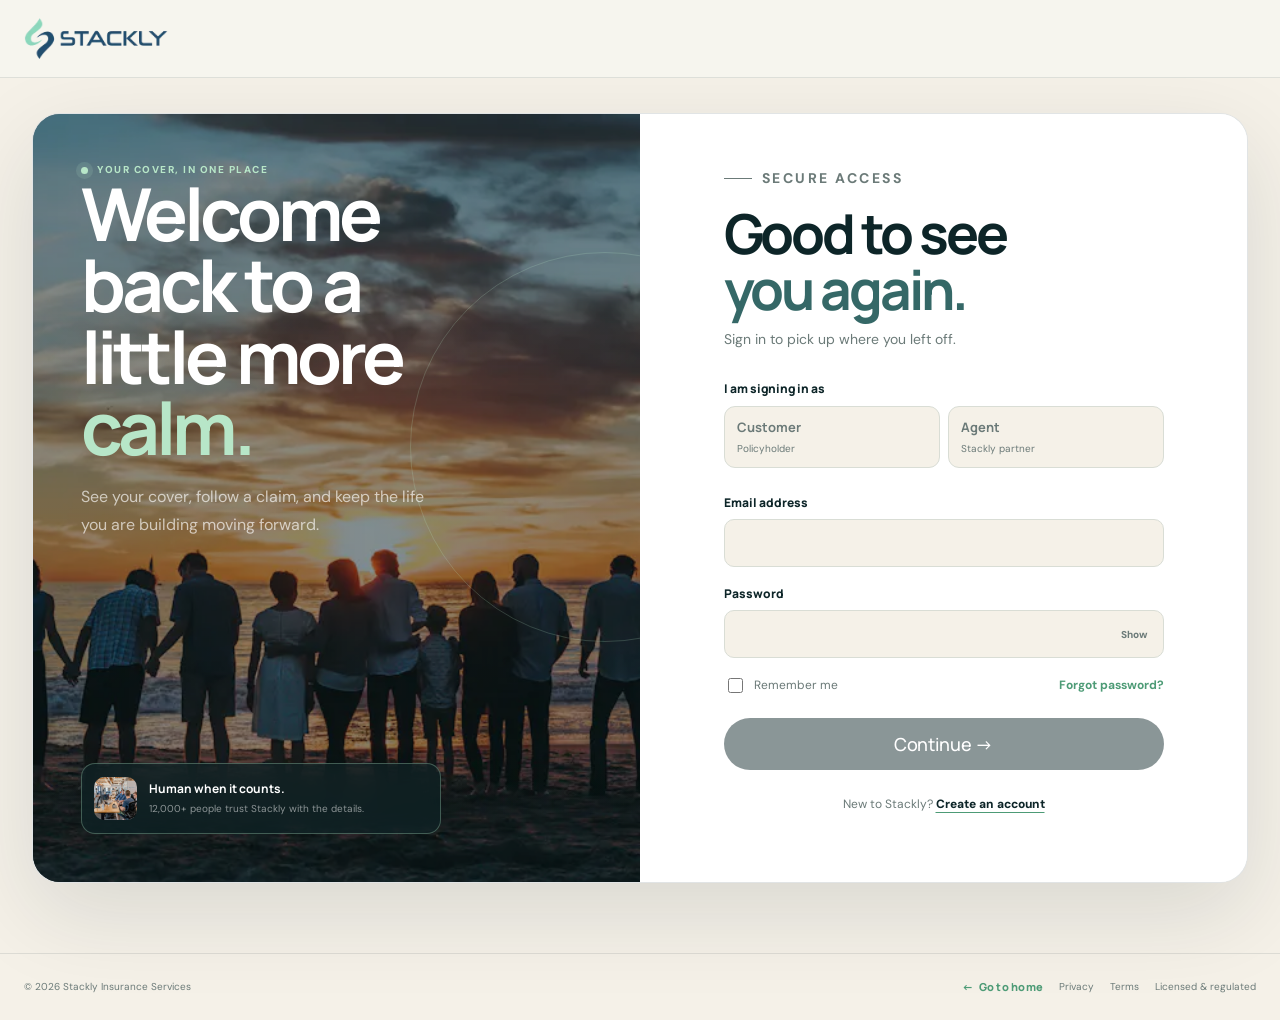
<file: login.html>
<!DOCTYPE html>
<html lang="en">
<head>
  <meta charset="utf-8">
  <meta name="viewport" content="width=device-width, initial-scale=1">
  <meta name="robots" content="noindex, nofollow">
  <meta name="description" content="Sign in to Stackly Insurance Services to manage your cover and see what is next.">
  <meta property="og:title" content="Log in to Stackly Insurance Services">
  <meta property="og:description" content="Manage your Stackly cover with a clear, secure account experience.">
  <title>Log in | Stackly Insurance Services</title>
  <link rel="preconnect" href="https://fonts.googleapis.com">
  <link rel="preconnect" href="https://fonts.gstatic.com" crossorigin>
  <link href="https://fonts.googleapis.com/css2?family=DM+Sans:wght@400;500;600;700&family=Manrope:wght@500;600;700;800&display=swap" rel="stylesheet">
  <link rel="stylesheet" href="assets/css/style.css">
  <link rel="stylesheet" href="assets/css/auth.css">
  <link rel="stylesheet" href="assets/css/responsive.css">
</head>
<body class="auth-page auth-login-page">
  <header class="auth-header"><a class="auth-brand" href="index.html" aria-label="Stackly Insurance Services home"><img src="assets/logo/logo-stackly.webp" alt="Stackly Insurance Services" width="144" height="42"></a></header>
  <main class="auth-main" id="main-content"><section class="auth-layout auth-login-layout" aria-labelledby="login-title"><aside class="auth-brand-panel"><img class="auth-brand-image" src="assets/images/auth/auth-login-panel.webp" alt="Family relaxing together in a bright home" width="900" height="650" fetchpriority="high" decoding="async"><span class="auth-floating-orbit" aria-hidden="true"></span><div class="auth-brand-copy"><span class="auth-panel-tag"><i aria-hidden="true"></i> Your cover, in one place</span><h1>Welcome back to a little more <em>calm.</em></h1><p>See your cover, follow a claim, and keep the life you are building moving forward.</p></div><div class="auth-trust-card"><img src="assets/images/auth/auth-trust-card.webp" alt="Stackly support team collaborating" width="620" height="480" loading="lazy" decoding="async"><span><strong>Human when it counts.</strong><small>12,000+ people trust Stackly with the details.</small></span></div></aside><section class="auth-form-panel" aria-labelledby="login-title"><div class="auth-form-wrap"><div class="auth-form-heading"><p class="eyebrow"><span class="eyebrow-line" aria-hidden="true"></span> Secure access</p><h2 id="login-title">Good to see<br><em>you again.</em></h2><p>Sign in to pick up where you left off.</p></div><form data-login-form novalidate><span class="auth-role-label" id="login-role-label">I am signing in as</span><div class="auth-role-group" role="radiogroup" aria-labelledby="login-role-label" data-role-group><button class="auth-role-option" type="button" role="radio" aria-checked="false" tabindex="0" data-role-value="customer"><strong>Customer</strong><small>Policyholder</small></button><button class="auth-role-option" type="button" role="radio" aria-checked="false" tabindex="0" data-role-value="agent"><strong>Agent</strong><small>Stackly partner</small></button></div><input type="hidden" name="role" data-role-input><span class="auth-role-error" data-role-error role="alert"></span><div class="auth-field"><label for="login-email">Email address</label><input id="login-email" name="email" type="email" autocomplete="email" aria-describedby="login-email-error" required><span class="auth-field-error" id="login-email-error" role="alert"></span></div><div class="auth-field"><label for="login-password">Password</label><div class="auth-password-wrap"><input id="login-password" name="password" type="password" autocomplete="current-password" minlength="8" aria-describedby="login-password-error" required><button class="auth-password-toggle" type="button" data-password-toggle aria-controls="login-password" aria-label="Show password">Show</button></div><span class="auth-field-error" id="login-password-error" role="alert"></span></div><div class="auth-inline-row"><label class="auth-checkbox"><input type="checkbox" name="remember"> Remember me</label><a href="404.html">Forgot password?</a></div><button class="button button--dark button--full auth-submit" type="submit" data-auth-submit disabled><span class="auth-submit-label">Continue <span aria-hidden="true">&rarr;</span></span></button><div class="auth-toast" data-auth-toast role="status" hidden></div></form><p class="auth-form-footer">New to Stackly? <a href="signup.html">Create an account</a></p></div></section></section></main>
  <footer class="auth-footer"><p>&copy; 2026 Stackly Insurance Services</p><div><a class="auth-footer-home" href="index.html"><span aria-hidden="true">&larr;</span> Go to home</a><a href="404.html">Privacy</a><a href="404.html">Terms</a><span>Licensed &amp; regulated</span></div></footer>
  <script src="assets/js/main.js" defer></script><script src="assets/js/store.js" defer></script><script src="assets/js/auth.js" defer></script><script src="assets/js/login.js" defer></script>
</body>
</html>
</file>
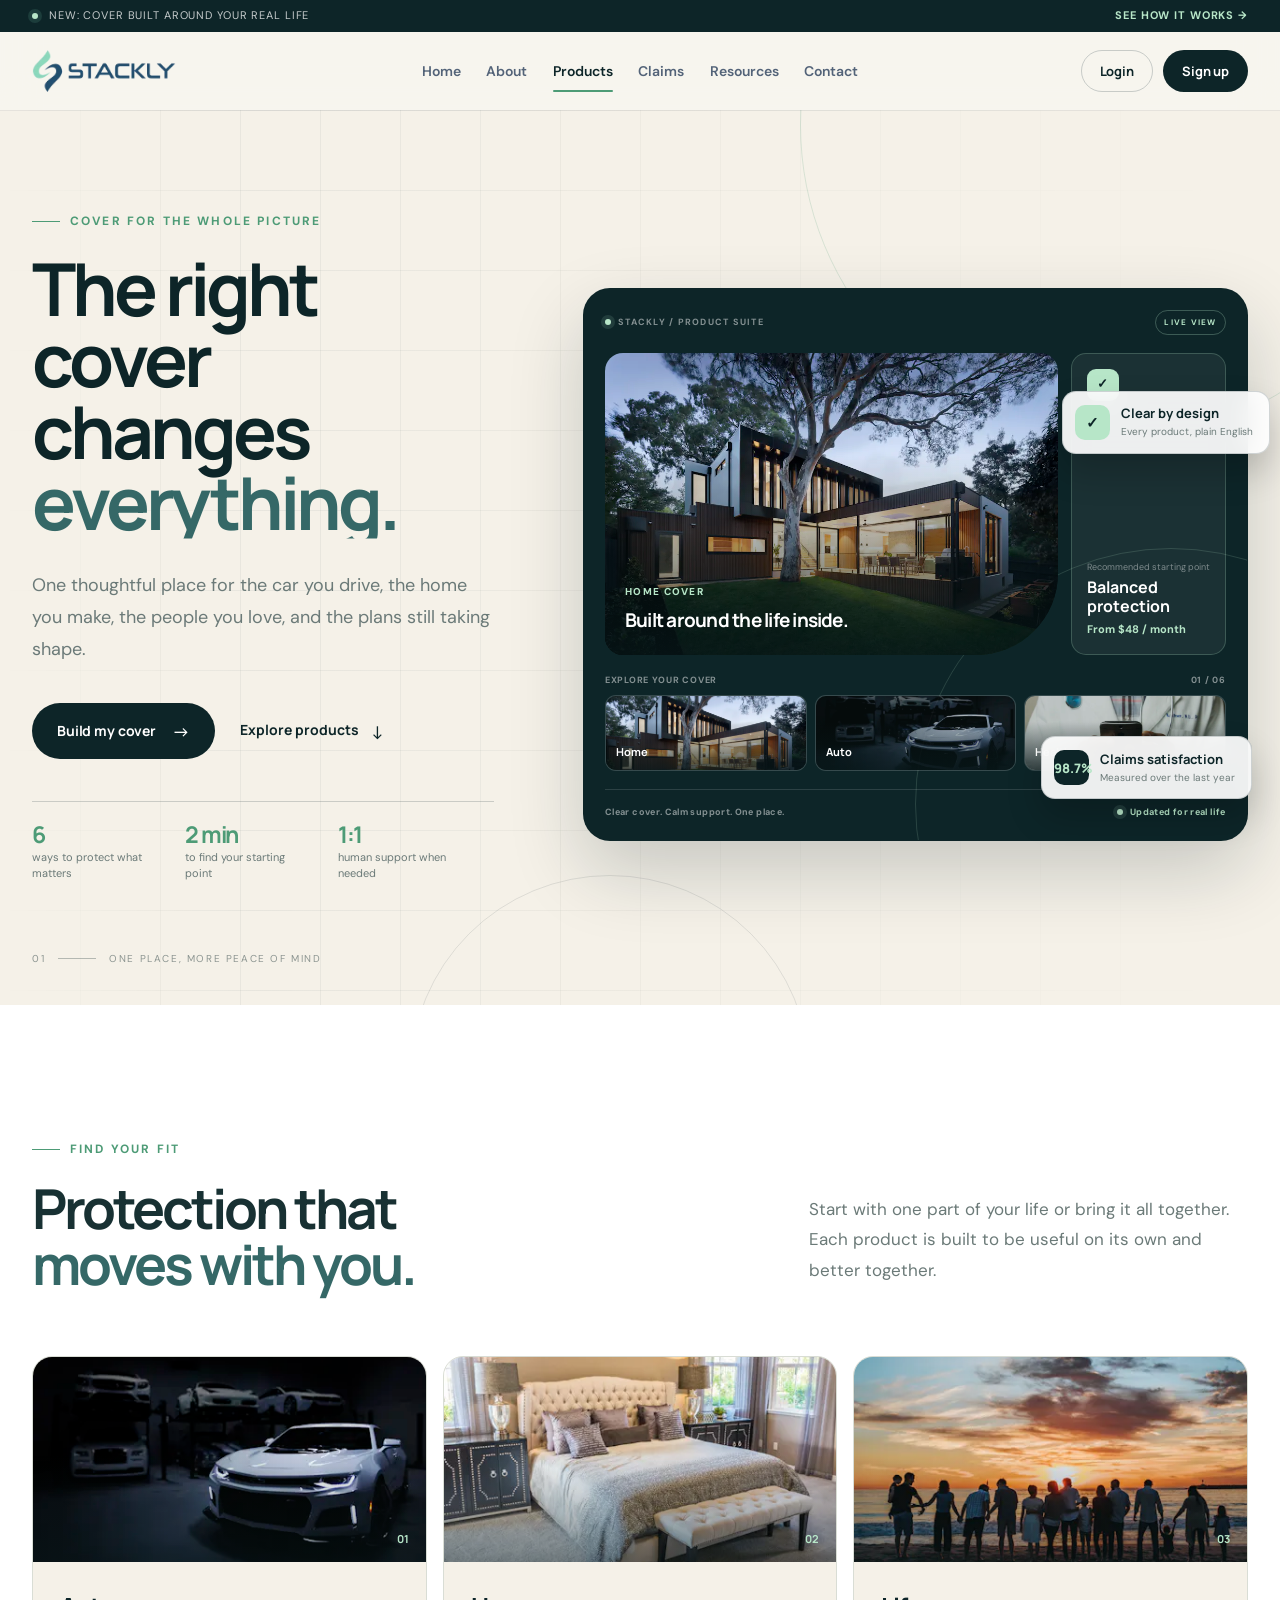
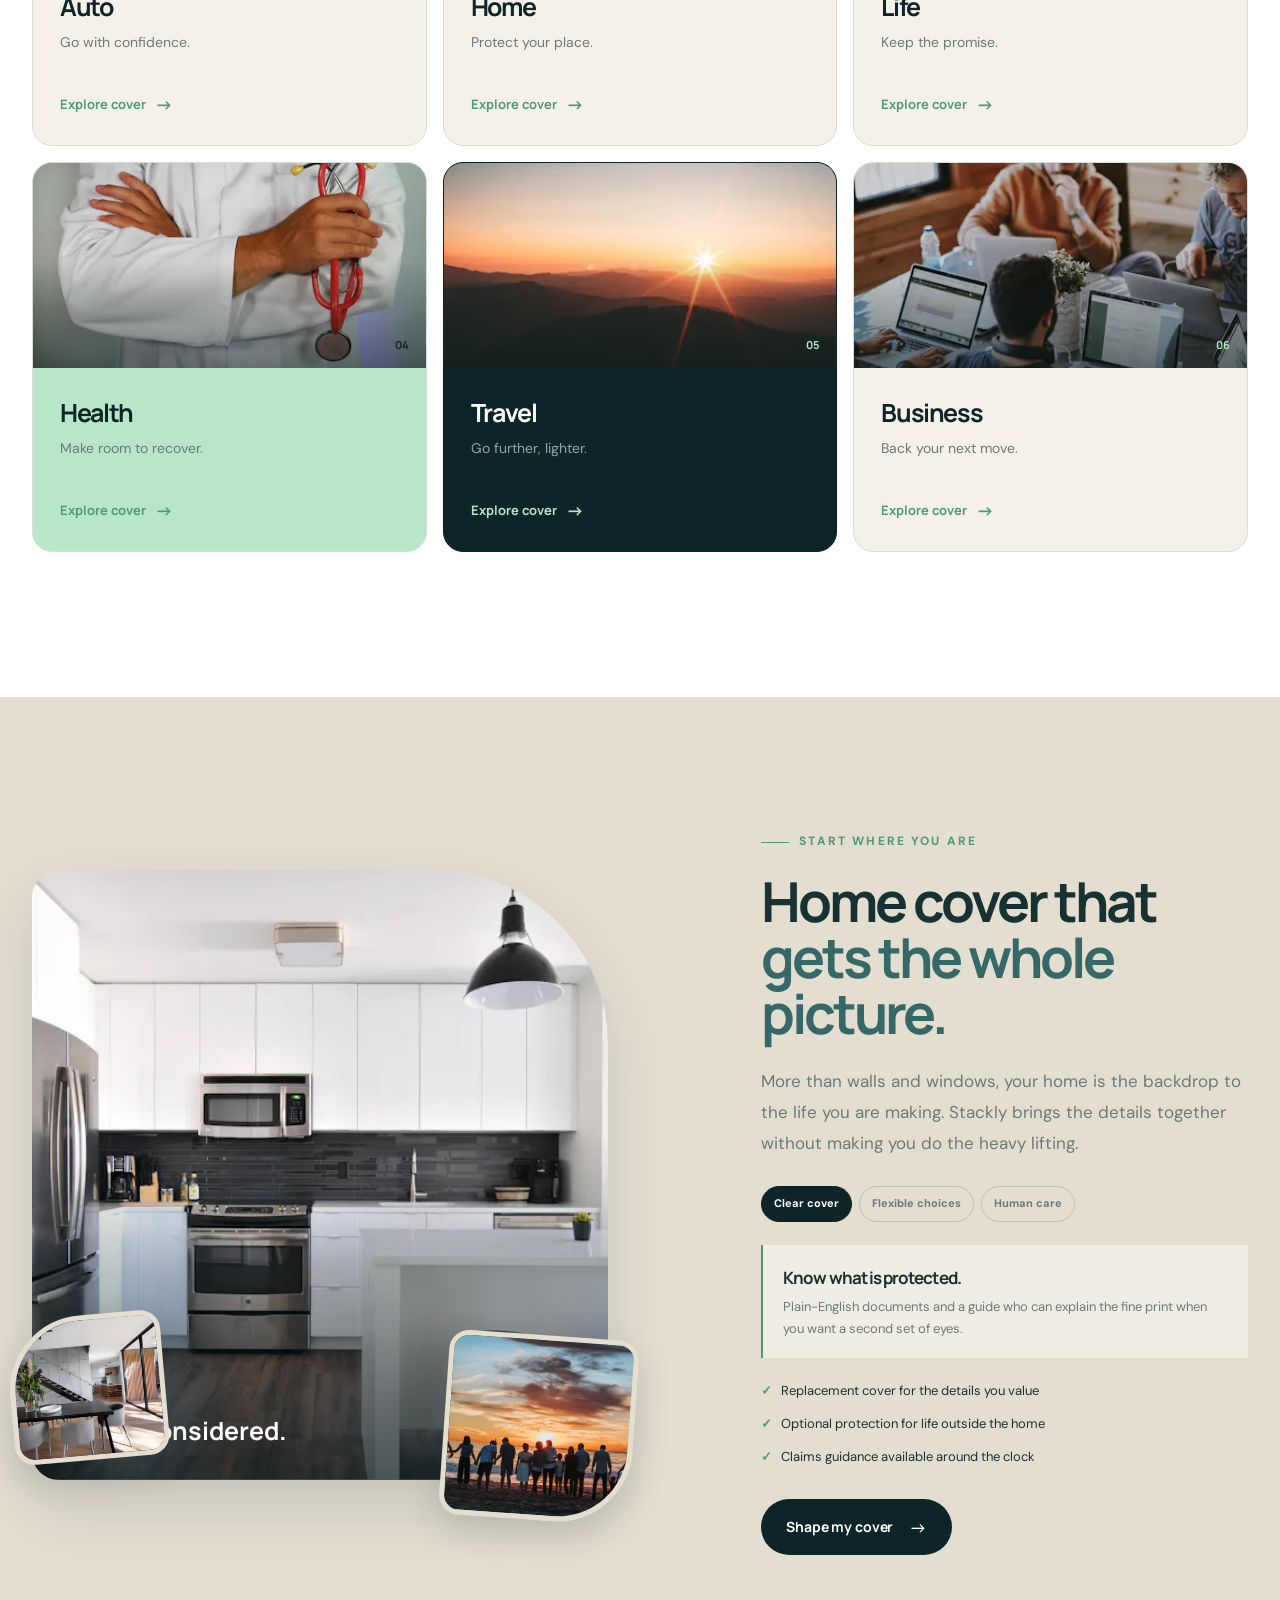
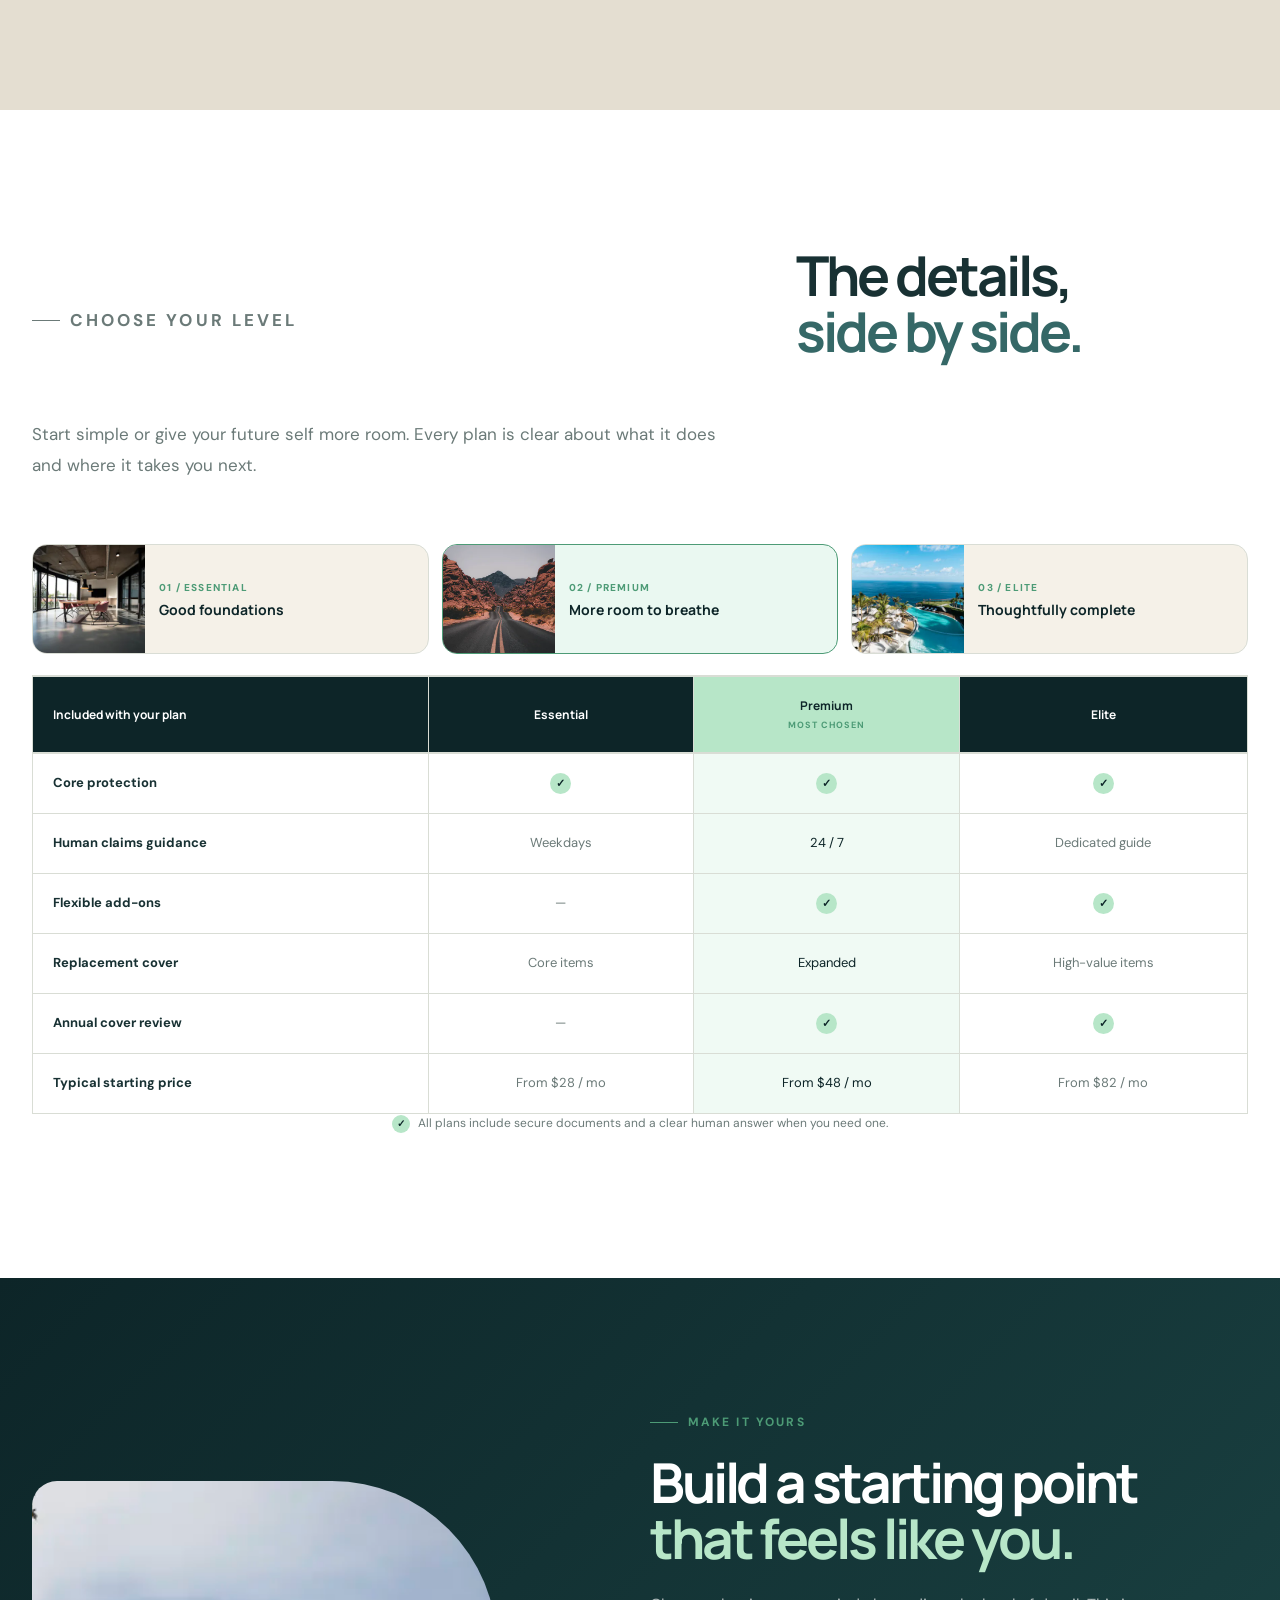
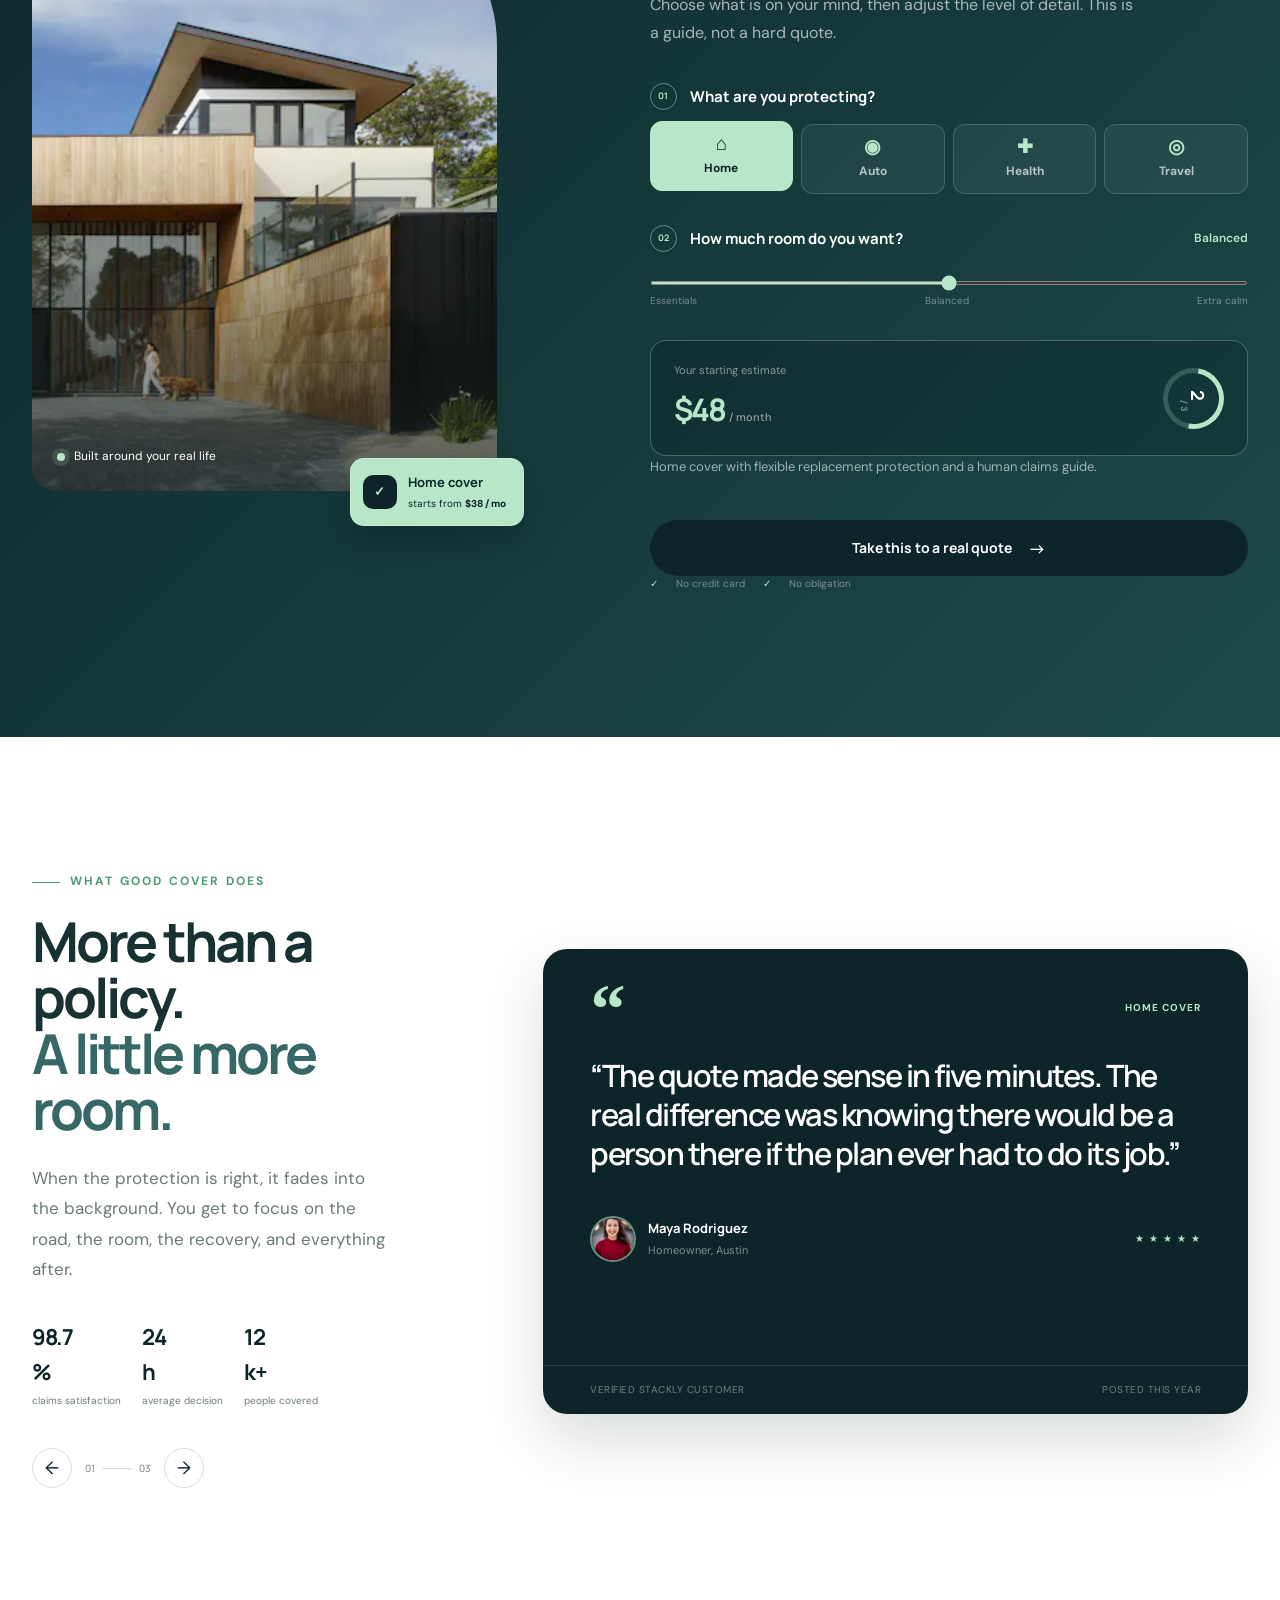
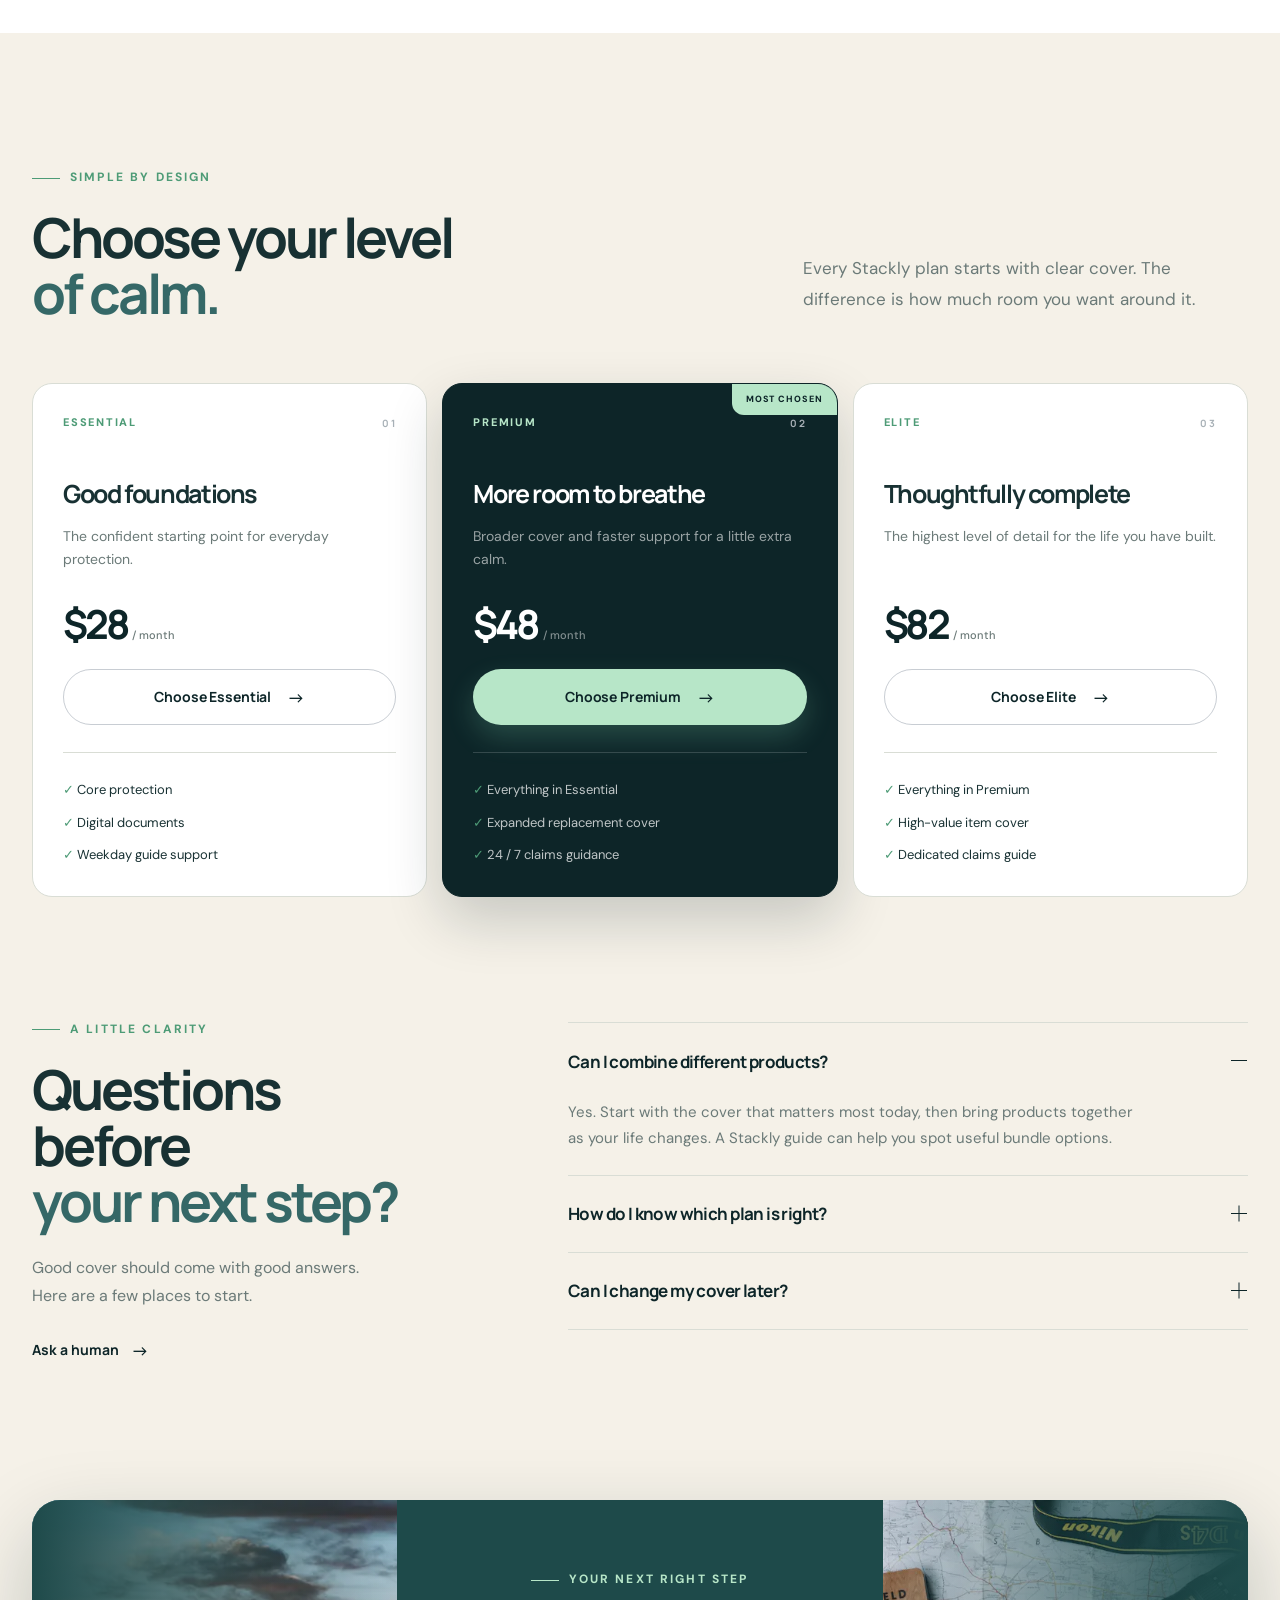
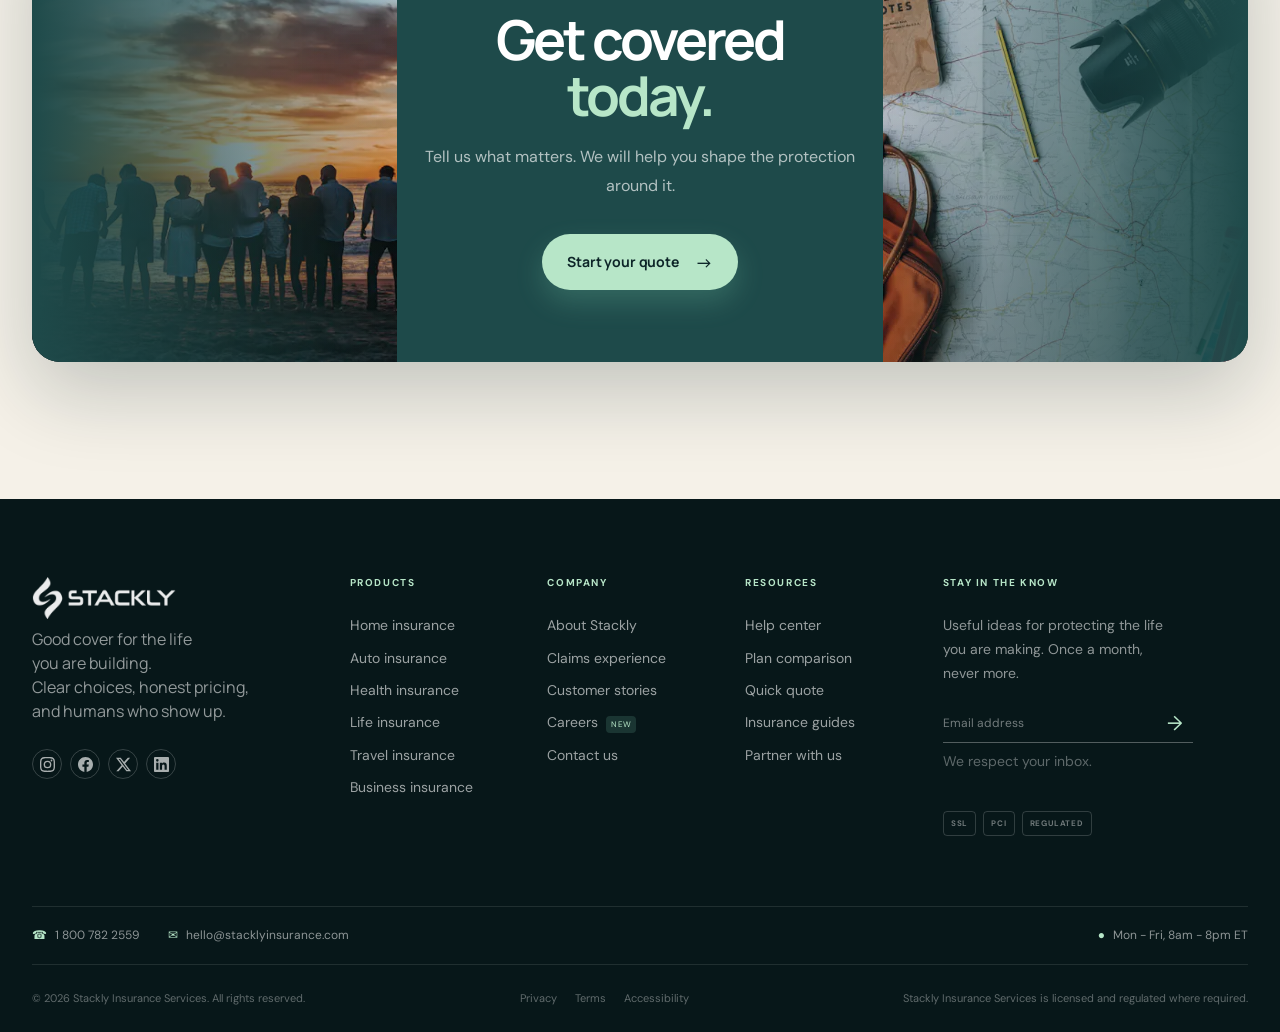
<file: products.html>
<!DOCTYPE html>
<html lang="en">
<head>
  <meta charset="utf-8">
  <meta name="viewport" content="width=device-width, initial-scale=1">
  <meta name="theme-color" content="#0d2528">
  <meta name="description" content="Explore Stackly insurance products for home, auto, life, health, travel, and business. Thoughtful cover, clear options, and human support.">
  <meta property="og:type" content="website">
  <meta property="og:title" content="Stackly Insurance Products | Cover made for real life">
  <meta property="og:description" content="Explore clear, flexible Stackly cover for the places, people, and plans that matter most.">
  <meta property="og:image" content="assets/images/products/products-hero-home.webp">
  <meta property="og:url" content="https://www.stacklyinsurance.com/products.html">
  <meta name="twitter:card" content="summary_large_image">
  <meta name="twitter:title" content="Stackly Insurance Products">
  <meta name="twitter:description" content="Explore clear, flexible Stackly cover for the places, people, and plans that matter most.">
  <meta name="twitter:image" content="assets/images/products/products-hero-home.webp">
  <title>Stackly Insurance Products | Cover made for real life</title>
  <link rel="preconnect" href="https://fonts.googleapis.com">
  <link rel="preconnect" href="https://fonts.gstatic.com" crossorigin>
  <link href="https://fonts.googleapis.com/css2?family=DM+Sans:wght@400;500;600;700&family=Manrope:wght@500;600;700;800&display=swap" rel="stylesheet">
  <link rel="stylesheet" href="assets/css/style.css">
  <link rel="stylesheet" href="assets/css/products.css">
  <link rel="stylesheet" href="assets/css/responsive.css">
  <script type="application/ld+json">
  {
    "@context": "https://schema.org",
    "@type": "CollectionPage",
    "name": "Stackly Insurance Products",
    "url": "https://www.stacklyinsurance.com/products.html",
    "description": "Explore clear, flexible Stackly cover for the places, people, and plans that matter most.",
    "mainEntity": {
      "@type": "ItemList",
      "itemListElement": [
        {"@type":"ListItem","position":1,"item":{"@type":"Product","name":"Stackly Home Insurance","offers":{"@type":"Offer","price":"38","priceCurrency":"USD"}}},
        {"@type":"ListItem","position":2,"item":{"@type":"Product","name":"Stackly Auto Insurance","offers":{"@type":"Offer","price":"32","priceCurrency":"USD"}}},
        {"@type":"ListItem","position":3,"item":{"@type":"Product","name":"Stackly Health Insurance","offers":{"@type":"Offer","price":"64","priceCurrency":"USD"}}},
        {"@type":"ListItem","position":4,"item":{"@type":"Product","name":"Stackly Life Insurance","offers":{"@type":"Offer","price":"29","priceCurrency":"USD"}}},
        {"@type":"ListItem","position":5,"item":{"@type":"Product","name":"Stackly Travel Insurance","offers":{"@type":"Offer","price":"14","priceCurrency":"USD"}}},
        {"@type":"ListItem","position":6,"item":{"@type":"Product","name":"Stackly Business Insurance","offers":{"@type":"Offer","price":"56","priceCurrency":"USD"}}}
      ]
    }
  }
  </script>
</head>
<body class="products-page">
  <a class="skip-link" href="#main-content">Skip to content</a>

  <!-- Shared site header -->
  <header class="site-header" data-header>
    <div class="scroll-progress" data-scroll-progress aria-hidden="true"><span></span></div>
    <div class="announcement-bar">
      <div class="container announcement-inner">
        <p><span class="announcement-dot" aria-hidden="true"></span> New: cover built around your real life</p>
        <a href="404.html">See how it works <span aria-hidden="true">&rarr;</span></a>
      </div>
    </div>
    <div class="container header-inner">
      <a class="brand" href="index.html" aria-label="Stackly Insurance Services home">
        <img src="assets/logo/logo-stackly.webp" alt="Stackly Insurance Services" width="144" height="42">
      </a>
      <nav class="desktop-nav" aria-label="Primary navigation">
        <a class="nav-link" href="index.html#home">Home</a>
        <a class="nav-link" href="about.html#about-home">About</a>
        <a class="nav-link is-active" href="products.html#products-home" aria-current="page">Products</a>
        <a class="nav-link" href="claims.html#claims-home">Claims</a>
        <a class="nav-link" href="resources.html#resources-home">Resources</a>
        <a class="nav-link" href="contact.html#contact-home">Contact</a>
      </nav>
      <div class="header-actions">
        <a class="button button--small button--header-secondary" href="login.html">Login</a>
        <a class="button button--small button--nav" href="signup.html">Sign up</a>
        <button class="menu-toggle" type="button" aria-expanded="false" aria-controls="mobile-navigation" aria-label="Open navigation menu" data-menu-toggle>
          <span></span><span></span><span></span>
        </button>
      </div>
    </div>
    <div class="mobile-navigation" id="mobile-navigation" data-mobile-menu hidden>
      <nav class="container mobile-nav-list" aria-label="Mobile navigation">
        <a href="index.html#home">Home <span aria-hidden="true">&rarr;</span></a>
        <a href="about.html#about-home">About <span aria-hidden="true">&rarr;</span></a>
        <a href="products.html#products-home" aria-current="page">Products <span aria-hidden="true">&rarr;</span></a>
        <a href="claims.html#claims-home">Claims <span aria-hidden="true">&rarr;</span></a>
        <a href="resources.html#resources-home">Resources <span aria-hidden="true">&rarr;</span></a>
        <a href="contact.html#contact-home">Contact <span aria-hidden="true">&rarr;</span></a>
        <div class="mobile-nav-actions"><a class="button button--ghost-light" href="login.html">Login</a><a class="button button--mint" href="signup.html">Sign up <span aria-hidden="true">&rarr;</span></a></div>
      </nav>
    </div>
  </header>

  <main id="main-content">
    <!-- 01 Products hero -->
    <section class="products-hero-section" id="products-home" aria-labelledby="products-hero-title">
      <div class="products-hero-grid-lines" aria-hidden="true"></div>
      <div class="products-hero-orb products-hero-orb--one" aria-hidden="true"></div>
      <div class="products-hero-orb products-hero-orb--two" aria-hidden="true"></div>
      <div class="container products-hero-layout">
        <div class="products-hero-copy reveal">
          <p class="eyebrow"><span class="eyebrow-line" aria-hidden="true"></span> Cover for the whole picture</p>
          <h1 id="products-hero-title">The right cover<br>changes <em>everything.</em></h1>
          <p>One thoughtful place for the car you drive, the home you make, the people you love, and the plans still taking shape.</p>
          <div class="products-hero-actions"><a class="button button--dark" href="404.html">Build my cover <span aria-hidden="true">&rarr;</span></a><a class="text-link" href="404.html">Explore products <span class="text-link-arrow" aria-hidden="true">&darr;</span></a></div>
          <div class="products-hero-proof" role="group" aria-label="Stackly product promises"><span><strong>6</strong><small>ways to protect what matters</small></span><span><strong>2 min</strong><small>to find your starting point</small></span><span><strong>1:1</strong><small>human support when needed</small></span></div>
        </div>
        <div class="products-hero-collage" data-products-parallax>
          <div class="products-coverage-board reveal reveal--delay">
            <div class="products-board-header"><span><i aria-hidden="true"></i> STACKLY / PRODUCT SUITE</span><b>LIVE VIEW</b></div>
            <div class="products-board-main"><figure class="products-board-feature"><img src="assets/images/products/products-hero-home.webp" alt="Modern home surrounded by trees in warm evening light" width="880" height="650" fetchpriority="high" decoding="async"><figcaption><span>Home cover</span><strong>Built around the life inside.</strong></figcaption></figure><div class="products-board-insight"><span class="products-board-insight-icon" aria-hidden="true">&#10003;</span><div><small>Recommended starting point</small><strong>Balanced protection</strong><span>From $48 / month</span></div></div></div>
            <div class="products-board-rail"><div class="products-board-rail-label"><span>Explore your cover</span><span>01 / 06</span></div><div class="products-board-tiles"><div class="products-board-tile is-active"><img src="assets/images/products/products-hero-home.webp" alt="Home cover preview" width="880" height="650" loading="eager" decoding="async"><span>Home</span><i aria-hidden="true">&rarr;</i></div><div class="products-board-tile"><img src="assets/images/products/products-hero-auto.webp" alt="Auto cover preview" width="680" height="500" loading="eager" decoding="async"><span>Auto</span><i aria-hidden="true">&rarr;</i></div><div class="products-board-tile"><img src="assets/images/products/products-hero-health.webp" alt="Health cover preview" width="620" height="520" loading="eager" decoding="async"><span>Health</span><i aria-hidden="true">&rarr;</i></div></div></div>
            <div class="products-board-footer"><span>Clear cover. Calm support. One place.</span><span><i aria-hidden="true"></i> Updated for real life</span></div>
          </div>
          <div class="products-hero-float products-hero-float--top"><span class="products-float-icon" aria-hidden="true">&#10003;</span><span><strong>Clear by design</strong><small>Every product, plain English</small></span></div>
          <div class="products-hero-float products-hero-float--bottom"><span class="products-float-number">98.7%</span><span><strong>Claims satisfaction</strong><small>Measured over the last year</small></span></div>
        </div>
      </div>
      <div class="container products-section-marker" aria-hidden="true"><span>01</span><i></i><span>One place, more peace of mind</span></div>
    </section>

    <!-- 02 Product categories navigator -->
    <section class="products-categories-section" id="categories" aria-labelledby="categories-title">
      <div class="container">
        <div class="products-categories-heading reveal"><div><p class="eyebrow"><span class="eyebrow-line" aria-hidden="true"></span> Find your fit</p><h2 id="categories-title">Protection that<br><em>moves with you.</em></h2></div><p>Start with one part of your life or bring it all together. Each product is built to be useful on its own and better together.</p></div>
        <div class="products-category-grid">
          <a class="products-category-card reveal" href="404.html"><div class="products-category-image"><img src="assets/images/products/products-category-auto.webp" alt="Blue car on an open road" width="420" height="320" loading="lazy" decoding="async"><span>01</span></div><div><h3>Auto</h3><p>Go with confidence.</p><span class="products-category-link">Explore cover <i aria-hidden="true">&rarr;</i></span></div></a>
          <a class="products-category-card reveal reveal--delay" href="404.html"><div class="products-category-image"><img src="assets/images/products/products-category-home.webp" alt="Warm, modern home interior" width="420" height="320" loading="lazy" decoding="async"><span>02</span></div><div><h3>Home</h3><p>Protect your place.</p><span class="products-category-link">Explore cover <i aria-hidden="true">&rarr;</i></span></div></a>
          <a class="products-category-card reveal reveal--delay-2" href="404.html"><div class="products-category-image"><img src="assets/images/products/products-category-life.webp" alt="Family sharing a relaxed moment at home" width="420" height="320" loading="lazy" decoding="async"><span>03</span></div><div><h3>Life</h3><p>Keep the promise.</p><span class="products-category-link">Explore cover <i aria-hidden="true">&rarr;</i></span></div></a>
          <a class="products-category-card products-category-card--mint reveal" href="404.html"><div class="products-category-image"><img src="assets/images/products/products-category-health.webp" alt="Doctor speaking with a patient" width="420" height="320" loading="lazy" decoding="async"><span>04</span></div><div><h3>Health</h3><p>Make room to recover.</p><span class="products-category-link">Explore cover <i aria-hidden="true">&rarr;</i></span></div></a>
          <a class="products-category-card products-category-card--dark reveal reveal--delay" href="404.html"><div class="products-category-image"><img src="assets/images/products/products-category-travel.webp" alt="Traveler looking across a bright coastal landscape" width="420" height="320" loading="lazy" decoding="async"><span>05</span></div><div><h3>Travel</h3><p>Go further, lighter.</p><span class="products-category-link">Explore cover <i aria-hidden="true">&rarr;</i></span></div></a>
          <a class="products-category-card reveal reveal--delay-2" href="404.html"><div class="products-category-image"><img src="assets/images/products/products-category-business.webp" alt="Business team collaborating around a table" width="420" height="320" loading="lazy" decoding="async"><span>06</span></div><div><h3>Business</h3><p>Back your next move.</p><span class="products-category-link">Explore cover <i aria-hidden="true">&rarr;</i></span></div></a>
        </div>
      </div>
    </section>

    <!-- 03 Flagship product spotlight -->
    <section class="products-spotlight-section" id="spotlight" aria-labelledby="spotlight-title">
      <div class="container products-spotlight-layout">
        <div class="products-spotlight-media reveal"><figure class="products-spotlight-main"><img src="assets/images/products/products-spotlight-home.webp" alt="Bright kitchen and living room in a modern home" width="820" height="620" loading="lazy" decoding="async"><figcaption><span>Flagship cover</span><strong>Home, considered.</strong></figcaption></figure><figure class="products-spotlight-detail products-spotlight-detail--one"><img src="assets/images/products/products-spotlight-family.webp" alt="Family enjoying time together at home" width="620" height="480" loading="lazy" decoding="async"></figure><figure class="products-spotlight-detail products-spotlight-detail--two"><img src="assets/images/products/products-spotlight-detail.webp" alt="Sunlit detail of a carefully designed home interior" width="620" height="480" loading="lazy" decoding="async"></figure></div>
        <div class="products-spotlight-copy reveal reveal--delay"><p class="eyebrow"><span class="eyebrow-line" aria-hidden="true"></span> Start where you are</p><h2 id="spotlight-title">Home cover that<br><em>gets the whole picture.</em></h2><p>More than walls and windows, your home is the backdrop to the life you are making. Stackly brings the details together without making you do the heavy lifting.</p><div class="products-spotlight-tabs" role="tablist" aria-label="Home cover highlights"><button class="is-active" type="button" role="tab" aria-selected="true" data-spotlight-tab="clarity">Clear cover</button><button type="button" role="tab" aria-selected="false" data-spotlight-tab="flexibility">Flexible choices</button><button type="button" role="tab" aria-selected="false" data-spotlight-tab="care">Human care</button></div><div class="products-spotlight-panel is-active" data-spotlight-panel="clarity"><h3>Know what is protected.</h3><p>Plain-English documents and a guide who can explain the fine print when you want a second set of eyes.</p></div><div class="products-spotlight-panel" data-spotlight-panel="flexibility" hidden><h3>Make it fit your life.</h3><p>Choose the level of cover, add what matters, and adjust it as the shape of home changes.</p></div><div class="products-spotlight-panel" data-spotlight-panel="care" hidden><h3>Feel supported after yes.</h3><p>When something goes wrong, a real person helps you make a clear plan and keeps it moving.</p></div><ul class="products-spotlight-list"><li><span aria-hidden="true">&#10003;</span> Replacement cover for the details you value</li><li><span aria-hidden="true">&#10003;</span> Optional protection for life outside the home</li><li><span aria-hidden="true">&#10003;</span> Claims guidance available around the clock</li></ul><a class="button button--dark" href="404.html">Shape my cover <span aria-hidden="true">&rarr;</span></a></div>
      </div>
    </section>

    <!-- 04 Compare plans and coverage matrix -->
    <section class="products-matrix-section" id="compare" aria-labelledby="compare-title">
      <div class="container">
        <div class="products-matrix-heading reveal"><p class="eyebrow"><span class="eyebrow-line" aria-hidden="true"></span> Choose your level</p><h2 id="compare-title">The details,<br><em>side by side.</em></h2><p>Start simple or give your future self more room. Every plan is clear about what it does and where it takes you next.</p></div>
        <div class="products-plan-strip">
          <article class="products-plan-chip"><img src="assets/images/products/products-plan-essential.webp" alt="Calm office interior representing Essential cover" width="420" height="300" loading="lazy" decoding="async"><div><span>01 / Essential</span><strong>Good foundations</strong></div></article>
          <article class="products-plan-chip products-plan-chip--featured"><img src="assets/images/products/products-plan-premium.webp" alt="Open landscape representing Premium cover" width="420" height="300" loading="lazy" decoding="async"><div><span>02 / Premium</span><strong>More room to breathe</strong></div></article>
          <article class="products-plan-chip"><img src="assets/images/products/products-plan-elite.webp" alt="Serene luxury pool representing Elite cover" width="420" height="300" loading="lazy" decoding="async"><div><span>03 / Elite</span><strong>Thoughtfully complete</strong></div></article>
        </div>
        <div class="products-matrix-wrap reveal">
          <div class="products-matrix-scroll">
            <table class="products-matrix-table">
              <caption>Compare Stackly coverage plans</caption>
              <thead><tr><th scope="col">Included with your plan</th><th scope="col">Essential</th><th scope="col" class="is-featured">Premium <span>Most chosen</span></th><th scope="col">Elite</th></tr></thead>
              <tbody>
                <tr><th scope="row">Core protection</th><td><span class="products-check">&#10003;</span></td><td class="is-featured"><span class="products-check">&#10003;</span></td><td><span class="products-check">&#10003;</span></td></tr>
                <tr><th scope="row">Human claims guidance</th><td>Weekdays</td><td class="is-featured">24 / 7</td><td>Dedicated guide</td></tr>
                <tr><th scope="row">Flexible add-ons</th><td>&mdash;</td><td class="is-featured"><span class="products-check">&#10003;</span></td><td><span class="products-check">&#10003;</span></td></tr>
                <tr><th scope="row">Replacement cover</th><td>Core items</td><td class="is-featured">Expanded</td><td>High-value items</td></tr>
                <tr><th scope="row">Annual cover review</th><td>&mdash;</td><td class="is-featured"><span class="products-check">&#10003;</span></td><td><span class="products-check">&#10003;</span></td></tr>
                <tr><th scope="row">Typical starting price</th><td>From $28 / mo</td><td class="is-featured">From $48 / mo</td><td>From $82 / mo</td></tr>
              </tbody>
            </table>
          </div>
          <p class="products-matrix-note"><span aria-hidden="true">&#10003;</span> All plans include secure documents and a clear human answer when you need one.</p>
        </div>
      </div>
    </section>

    <!-- 05 Coverage builder -->
    <section class="products-builder-section" id="coverage-builder" aria-labelledby="builder-title">
      <div class="container products-builder-layout">
        <div class="products-builder-media reveal"><div class="products-builder-image-frame"><img src="assets/images/products/products-builder-home.webp" alt="Warm family home ready for thoughtful protection" width="680" height="520" data-builder-image loading="lazy" decoding="async"><div class="products-builder-image-overlay" aria-hidden="true"></div><div class="products-builder-image-caption"><span class="products-builder-live-dot" aria-hidden="true"></span><span>Built around your real life</span></div></div><div class="products-builder-mini-card"><span class="products-builder-mini-icon" aria-hidden="true">&#10003;</span><span><strong data-builder-mini-title>Home cover</strong><small>starts from <b data-builder-mini-price>$38 / mo</b></small></span></div></div>
        <div class="products-builder-widget reveal reveal--delay" data-products-builder>
          <p class="eyebrow"><span class="eyebrow-line" aria-hidden="true"></span> Make it yours</p>
          <h2 id="builder-title">Build a starting point<br><em>that feels like you.</em></h2>
          <p class="products-builder-intro">Choose what is on your mind, then adjust the level of detail. This is a guide, not a hard quote.</p>
          <div class="products-builder-step" role="group" aria-label="Choose a product type"><span>01</span><strong>What are you protecting?</strong></div>
          <div class="products-builder-options" role="group" aria-label="Choose what to protect"><button type="button" class="is-active" aria-pressed="true" data-builder-type="home"><span aria-hidden="true">&#8962;</span>Home</button><button type="button" aria-pressed="false" data-builder-type="auto"><span aria-hidden="true">&#9673;</span>Auto</button><button type="button" aria-pressed="false" data-builder-type="health"><span aria-hidden="true">&#10010;</span>Health</button><button type="button" aria-pressed="false" data-builder-type="travel"><span aria-hidden="true">&#9678;</span>Travel</button></div>
          <div class="products-builder-step"><span>02</span><label for="coverage-level">How much room do you want?</label><output data-builder-level-output for="coverage-level">Balanced</output></div>
          <input class="products-builder-range" id="coverage-level" type="range" min="1" max="3" value="2" step="1" data-builder-level aria-label="Choose coverage level">
          <div class="products-builder-range-labels" aria-hidden="true"><span>Essentials</span><span>Balanced</span><span>Extra calm</span></div>
          <div class="products-builder-result"><div><span class="products-builder-result-label">Your starting estimate</span><strong data-builder-estimate>$48 <small>/ month</small></strong></div><div class="products-builder-ring" data-builder-ring aria-hidden="true"><span data-builder-ring-value>2</span><small>/ 3</small></div></div>
          <p class="products-builder-copy" data-builder-copy>Home cover with flexible replacement protection and a human claims guide.</p>
          <a class="button button--dark button--full" href="404.html">Take this to a real quote <span aria-hidden="true">&rarr;</span></a>
          <p class="products-builder-note"><span aria-hidden="true">&#10003;</span> No credit card <span aria-hidden="true">&#10003;</span> No obligation</p>
        </div>
      </div>
    </section>

    <!-- 06 Benefits and proof -->
    <section class="products-proof-section" id="proof" aria-labelledby="proof-title">
      <div class="container products-proof-layout">
        <div class="products-proof-copy reveal"><p class="eyebrow"><span class="eyebrow-line" aria-hidden="true"></span> What good cover does</p><h2 id="proof-title">More than a policy.<br><em>A little more room.</em></h2><p>When the protection is right, it fades into the background. You get to focus on the road, the room, the recovery, and everything after.</p><div class="products-proof-stats"><span><strong><span data-products-counter="98.7" data-products-decimals="1">0</span>%</strong><small>claims satisfaction</small></span><span><strong><span data-products-counter="24">0</span>h</strong><small>average decision</small></span><span><strong><span data-products-counter="12" data-products-format="compact">0</span>k+</strong><small>people covered</small></span></div><div class="products-proof-controls" role="group" aria-label="Customer story controls"><button type="button" data-proof-prev aria-label="Previous customer story">&larr;</button><div><span data-proof-current>01</span><i></i><span>03</span></div><button type="button" data-proof-next aria-label="Next customer story">&rarr;</button></div></div>
        <section class="products-proof-slider reveal reveal--delay" data-products-slider aria-roledescription="carousel" aria-label="Stackly customer stories" tabindex="0">
          <div class="products-proof-slides" aria-live="polite">
            <article class="products-proof-slide is-active" data-proof-slide="0" role="group" aria-roledescription="slide" aria-label="1 of 3"><div class="products-proof-card-top"><span class="products-proof-quote">“</span><span>Home cover</span></div><blockquote>“The quote made sense in five minutes. The real difference was knowing there would be a person there if the plan ever had to do its job.”</blockquote><div class="products-proof-person"><img src="assets/images/products/products-proof-maya.webp" alt="Maya Rodriguez" width="360" height="360" loading="lazy" decoding="async"><span><strong>Maya Rodriguez</strong><small>Homeowner, Austin</small></span><span class="products-proof-stars" role="img" aria-label="5 out of 5 stars">&#9733; &#9733; &#9733; &#9733; &#9733;</span></div></article>
            <article class="products-proof-slide" data-proof-slide="1" role="group" aria-roledescription="slide" aria-label="2 of 3" hidden><div class="products-proof-card-top"><span class="products-proof-quote">“</span><span>Business cover</span></div><blockquote>“Stackly helped us protect the studio without making our small team feel like a small account.”</blockquote><div class="products-proof-person"><img src="assets/images/products/products-proof-jordan.webp" alt="Jordan Lee" width="360" height="360" loading="lazy" decoding="async"><span><strong>Jordan Lee</strong><small>Founder, Field Notes Studio</small></span><span class="products-proof-stars" role="img" aria-label="5 out of 5 stars">&#9733; &#9733; &#9733; &#9733; &#9733;</span></div></article>
            <article class="products-proof-slide" data-proof-slide="2" role="group" aria-roledescription="slide" aria-label="3 of 3" hidden><div class="products-proof-card-top"><span class="products-proof-quote">“</span><span>Travel cover</span></div><blockquote>“It feels like insurance for people who actually have places to go. Clear, quick, and never cold.”</blockquote><div class="products-proof-person"><img src="assets/images/products/products-proof-priya.webp" alt="Priya Shah" width="360" height="360" loading="lazy" decoding="async"><span><strong>Priya Shah</strong><small>Product designer, Chicago</small></span><span class="products-proof-stars" role="img" aria-label="5 out of 5 stars">&#9733; &#9733; &#9733; &#9733; &#9733;</span></div></article>
          </div>
          <div class="products-proof-foot"><span>Verified Stackly customer</span><span>Posted this year</span></div>
        </section>
      </div>
    </section>

    <!-- 07 Pricing, FAQ and closing CTA -->
    <section class="products-final-section" id="pricing" aria-labelledby="pricing-title">
      <div class="container">
        <div class="products-pricing-heading reveal"><div><p class="eyebrow"><span class="eyebrow-line" aria-hidden="true"></span> Simple by design</p><h2 id="pricing-title">Choose your level<br><em>of calm.</em></h2></div><p>Every Stackly plan starts with clear cover. The difference is how much room you want around it.</p></div>
        <div class="products-pricing-grid">
          <article class="products-price-card reveal"><div class="products-price-card-top"><span>Essential</span><b>01</b></div><h3>Good foundations</h3><p>The confident starting point for everyday protection.</p><strong class="products-price">$28 <small>/ month</small></strong><a class="button button--outline-dark button--full" href="404.html">Choose Essential <span aria-hidden="true">&rarr;</span></a><ul><li>&#10003; Core protection</li><li>&#10003; Digital documents</li><li>&#10003; Weekday guide support</li></ul></article>
          <article class="products-price-card products-price-card--featured reveal reveal--delay"><span class="products-price-ribbon">Most chosen</span><div class="products-price-card-top"><span>Premium</span><b>02</b></div><h3>More room to breathe</h3><p>Broader cover and faster support for a little extra calm.</p><strong class="products-price">$48 <small>/ month</small></strong><a class="button button--mint button--full" href="404.html">Choose Premium <span aria-hidden="true">&rarr;</span></a><ul><li>&#10003; Everything in Essential</li><li>&#10003; Expanded replacement cover</li><li>&#10003; 24 / 7 claims guidance</li></ul></article>
          <article class="products-price-card reveal reveal--delay-2"><div class="products-price-card-top"><span>Elite</span><b>03</b></div><h3>Thoughtfully complete</h3><p>The highest level of detail for the life you have built.</p><strong class="products-price">$82 <small>/ month</small></strong><a class="button button--outline-dark button--full" href="404.html">Choose Elite <span aria-hidden="true">&rarr;</span></a><ul><li>&#10003; Everything in Premium</li><li>&#10003; High-value item cover</li><li>&#10003; Dedicated claims guide</li></ul></article>
        </div>
        <div class="products-faq-layout">
          <div class="products-faq-heading reveal"><p class="eyebrow"><span class="eyebrow-line" aria-hidden="true"></span> A little clarity</p><h2>Questions before<br><em>your next step?</em></h2><p>Good cover should come with good answers. Here are a few places to start.</p><a class="text-link" href="404.html">Ask a human <span class="text-link-arrow" aria-hidden="true">&rarr;</span></a></div>
          <div class="products-faq-list" data-products-accordion>
            <div class="products-faq-item is-open"><h3><button type="button" aria-expanded="true" aria-controls="products-faq-1" id="products-question-1"><span>Can I combine different products?</span><i aria-hidden="true"></i></button></h3><section class="products-faq-answer" id="products-faq-1" aria-labelledby="products-question-1"><p>Yes. Start with the cover that matters most today, then bring products together as your life changes. A Stackly guide can help you spot useful bundle options.</p></section></div>
            <div class="products-faq-item"><h3><button type="button" aria-expanded="false" aria-controls="products-faq-2" id="products-question-2"><span>How do I know which plan is right?</span><i aria-hidden="true"></i></button></h3><section class="products-faq-answer" id="products-faq-2" aria-labelledby="products-question-2" hidden><p>Use the coverage builder for a quick starting point, or talk to a guide. The right plan is the one that protects the details you would notice most if they were missing.</p></section></div>
            <div class="products-faq-item"><h3><button type="button" aria-expanded="false" aria-controls="products-faq-3" id="products-question-3"><span>Can I change my cover later?</span><i aria-hidden="true"></i></button></h3><section class="products-faq-answer" id="products-faq-3" aria-labelledby="products-question-3" hidden><p>Absolutely. We designed Stackly for real life, which means your cover can move as your home, family, work, and plans move.</p></section></div>
          </div>
        </div>
      </div>
      <div class="container">
        <div class="products-closing-band">
          <div class="products-closing-image products-closing-image--family"><img src="assets/images/products/products-cta-family.webp" alt="Family enjoying a relaxed moment at home" width="760" height="520" loading="lazy" decoding="async"></div>
          <div class="products-closing-content">
            <p class="eyebrow eyebrow--light"><span class="eyebrow-line" aria-hidden="true"></span> Your next right step</p>
            <h2>Get covered<br><em>today.</em></h2>
            <p>Tell us what matters. We will help you shape the protection around it.</p>
            <a class="button button--mint" href="404.html">Start your quote <span aria-hidden="true">&rarr;</span></a>
          </div>
          <div class="products-closing-image products-closing-image--travel"><img src="assets/images/products/products-cta-travel.webp" alt="Traveler looking toward a bright open landscape" width="760" height="520" loading="lazy" decoding="async"></div>
        </div>
      </div>
    </section>
  </main>

  <!-- Shared site footer -->
  <footer class="site-footer">
    <div class="container footer-main">
      <div class="footer-brand-column">
        <a class="brand brand--footer" href="index.html" aria-label="Stackly Insurance Services home"><img src="assets/logo/logo-stackly.webp" alt="Stackly Insurance Services" width="144" height="42"></a>
        <p>Good cover for the life<br>you are building.<br>Clear choices, honest pricing,<br>and humans who show up.</p>
        <div class="social-links" role="group" aria-label="Social links"><a href="404.html" aria-label="Instagram"><svg viewBox="0 0 24 24" aria-hidden="true" focusable="false"><path d="M12 2.163c3.204 0 3.584.012 4.85.07 3.252.148 4.771 1.691 4.919 4.919.058 1.265.069 1.645.069 4.849 0 3.205-.012 3.584-.069 4.849-.149 3.225-1.664 4.771-4.919 4.919-1.266.058-1.644.07-4.85.07-3.204 0-3.584-.012-4.849-.07-3.26-.149-4.771-1.699-4.919-4.92-.058-1.265-.07-1.644-.07-4.849 0-3.204.013-3.583.07-4.849.149-3.227 1.664-4.771 4.919-4.919 1.266-.057 1.645-.069 4.849-.069zM12 0C8.741 0 8.333.014 7.053.072 2.695.272.273 2.69.073 7.052.014 8.333 0 8.741 0 12c0 3.259.014 3.668.072 4.948.2 4.358 2.618 6.78 6.98 6.98C8.333 23.986 8.741 24 12 24c3.259 0 3.668-.014 4.948-.072 4.354-.2 6.782-2.618 6.979-6.98.059-1.28.073-1.689.073-4.948 0-3.259-.014-3.667-.072-4.947-.196-4.354-2.617-6.78-6.979-6.98C15.668.014 15.259 0 12 0zm0 5.838a6.162 6.162 0 100 12.324 6.162 6.162 0 000-12.324zM12 16a4 4 0 110-8 4 4 0 010 8zm6.406-11.845a1.44 1.44 0 100 2.881 1.44 1.44 0 000-2.881z"/></svg></a><a href="404.html" aria-label="Facebook"><svg viewBox="0 0 24 24" aria-hidden="true" focusable="false"><path d="M24 12.073c0-6.627-5.373-12-12-12s-12 5.373-12 12c0 5.99 4.388 10.954 10.125 11.854v-8.385H7.078v-3.47h3.047V9.43c0-3.007 1.792-4.669 4.533-4.669 1.312 0 2.686.235 2.686.235v2.953H15.83c-1.491 0-1.956.925-1.956 1.874v2.25h3.328l-.532 3.47h-2.796v8.385C19.612 23.027 24 18.062 24 12.073z"/></svg></a><a href="404.html" aria-label="Twitter"><svg viewBox="0 0 24 24" aria-hidden="true" focusable="false"><path d="M18.901 1.153h3.68l-8.04 9.19L24 22.846h-7.406l-5.8-7.584-6.638 7.584H.474l8.6-9.83L0 1.154h7.594l5.243 6.932ZM17.61 20.644h2.039L6.486 3.24H4.298Z"/></svg></a><a href="404.html" aria-label="LinkedIn"><svg viewBox="0 0 24 24" aria-hidden="true" focusable="false"><path d="M20.447 20.452h-3.554v-5.569c0-1.328-.027-3.037-1.852-3.037-1.853 0-2.136 1.445-2.136 2.939v5.667H9.351V9h3.414v1.561h.046c.477-.9 1.637-1.85 3.37-1.85 3.601 0 4.267 2.37 4.267 5.455v6.286zM5.337 7.433a2.062 2.062 0 01-2.063-2.065 2.064 2.064 0 112.063 2.065zm1.782 13.019H3.555V9h3.564v11.452zM22.225 0H1.771C.792 0 0 .774 0 1.729v20.542C0 23.227.792 24 1.771 24h20.451C23.2 24 24 23.227 24 22.271V1.729C24 .774 23.2 0 22.225 0z"/></svg></a></div>
      </div>
      <div class="footer-links-column">
        <h2>Products</h2>
        <a href="404.html">Home insurance</a>
        <a href="404.html">Auto insurance</a>
        <a href="404.html">Health insurance</a>
        <a href="404.html">Life insurance</a>
        <a href="404.html">Travel insurance</a>
        <a href="404.html">Business insurance</a>
      </div>
      <div class="footer-links-column">
        <h2>Company</h2>
        <a href="404.html">About Stackly</a>
        <a href="404.html">Claims experience</a>
        <a href="404.html">Customer stories</a>
        <a href="404.html">Careers <span class="footer-new">New</span></a>
        <a href="404.html">Contact us</a>
      </div>
      <div class="footer-links-column">
        <h2>Resources</h2>
        <a href="404.html">Help center</a>
        <a href="404.html">Plan comparison</a>
        <a href="404.html">Quick quote</a>
        <a href="404.html">Insurance guides</a>
        <a href="404.html">Partner with us</a>
      </div>
      <div class="footer-newsletter">
        <h2>Stay in the know</h2>
        <p>Useful ideas for protecting the life you are making. Once a month, never more.</p>
        <form class="footer-newsletter-form" data-newsletter-form>
          <label class="sr-only" for="products-footer-email">Email address</label>
          <input id="products-footer-email" type="email" placeholder="Email address" required>
          <button type="submit" aria-label="Subscribe to the Stackly newsletter"><span aria-hidden="true">&rarr;</span></button>
        </form>
        <p class="form-note" data-newsletter-note>We respect your inbox.</p>
        <div class="trust-badges"><span>SSL</span><span>PCI</span><span>REGULATED</span></div>
      </div>
    </div>
    <div class="container footer-contact-row">
      <a href="404.html"><span class="footer-contact-icon" aria-hidden="true">&#9742;</span> 1&nbsp;800&nbsp;782&nbsp;2559</a>
      <a href="404.html"><span class="footer-contact-icon" aria-hidden="true">&#9993;</span> hello@stacklyinsurance.com</a>
      <span><span class="footer-contact-icon" aria-hidden="true">&#9679;</span> Mon - Fri, 8am - 8pm ET</span>
    </div>
    <div class="container footer-bottom">
      <p>&copy; 2026 Stackly Insurance Services. All rights reserved.</p>
      <div><a href="404.html">Privacy</a><a href="404.html">Terms</a><a href="404.html">Accessibility</a></div>
      <p>Stackly Insurance Services is licensed and regulated where required.</p>
    </div>
  </footer>

  <script src="assets/js/main.js" defer></script>
  <script src="assets/js/products.js" defer></script>
</body>
</html>
</file>
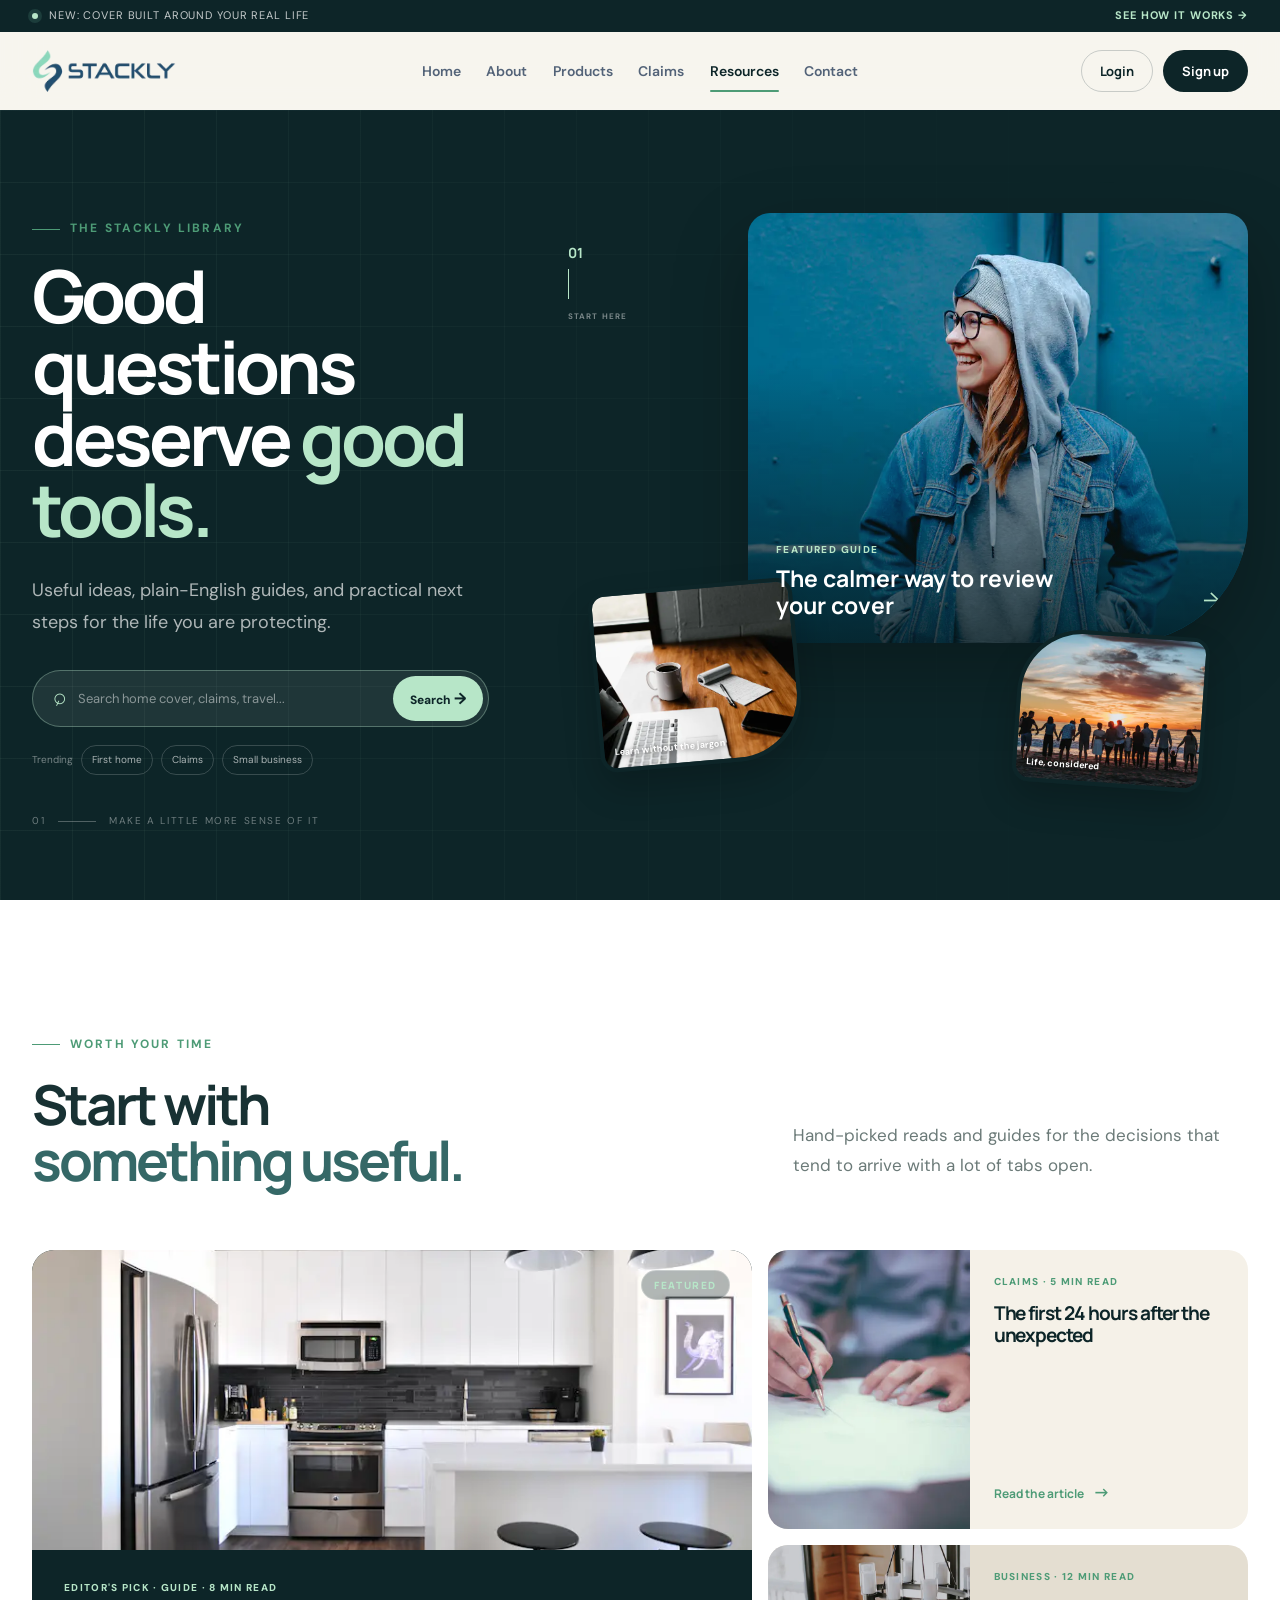
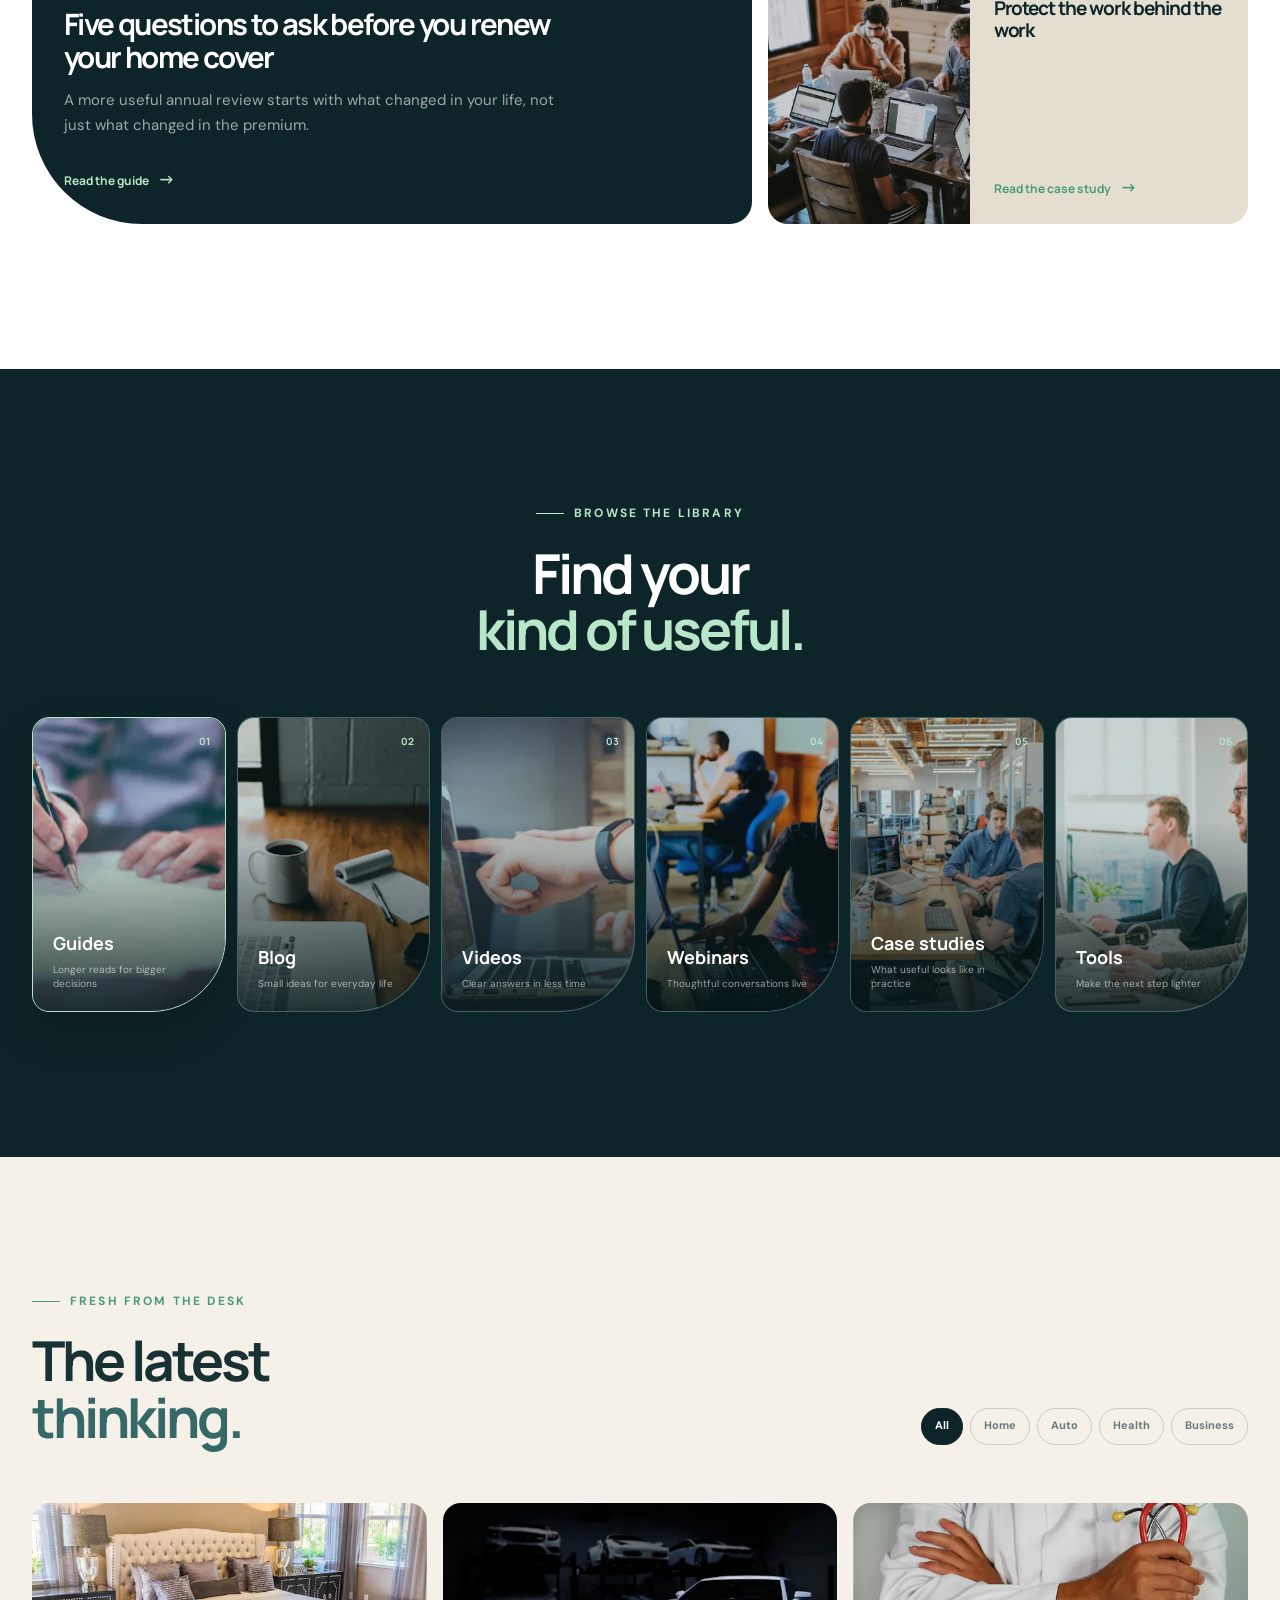
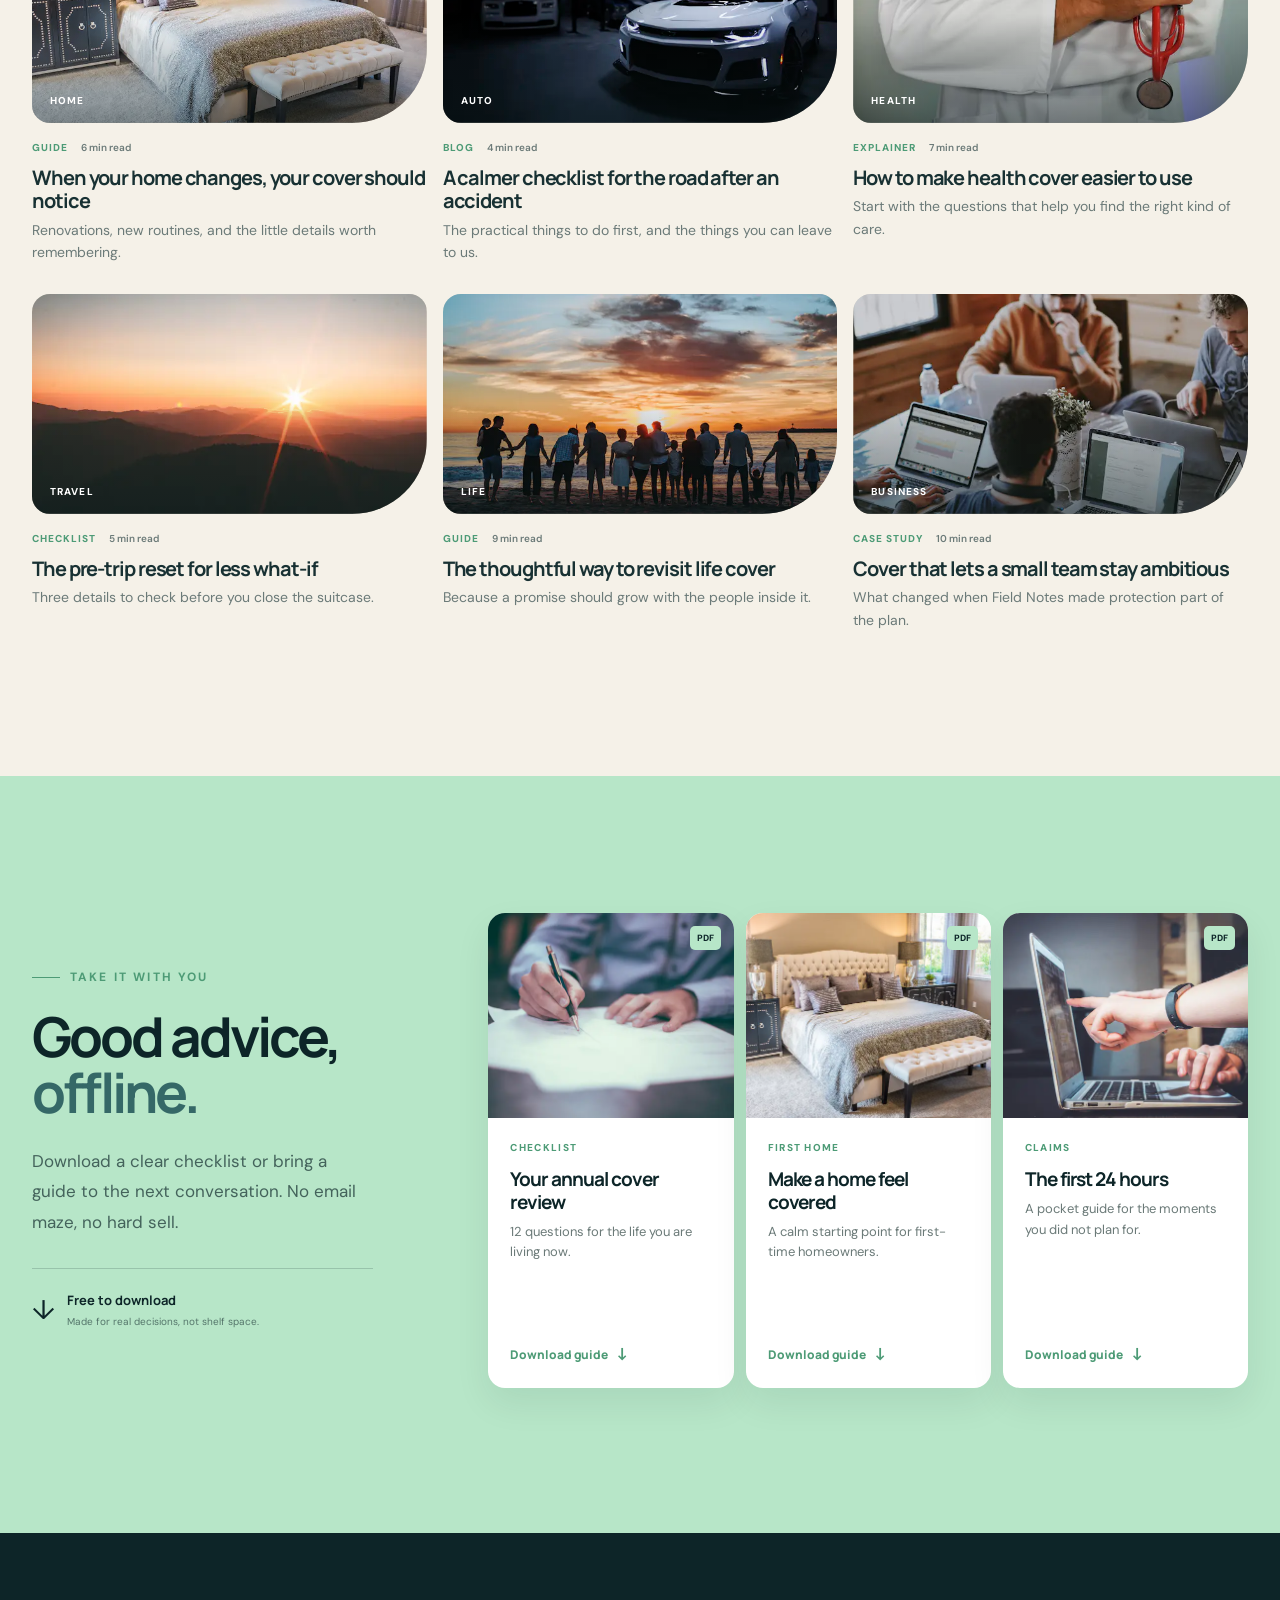
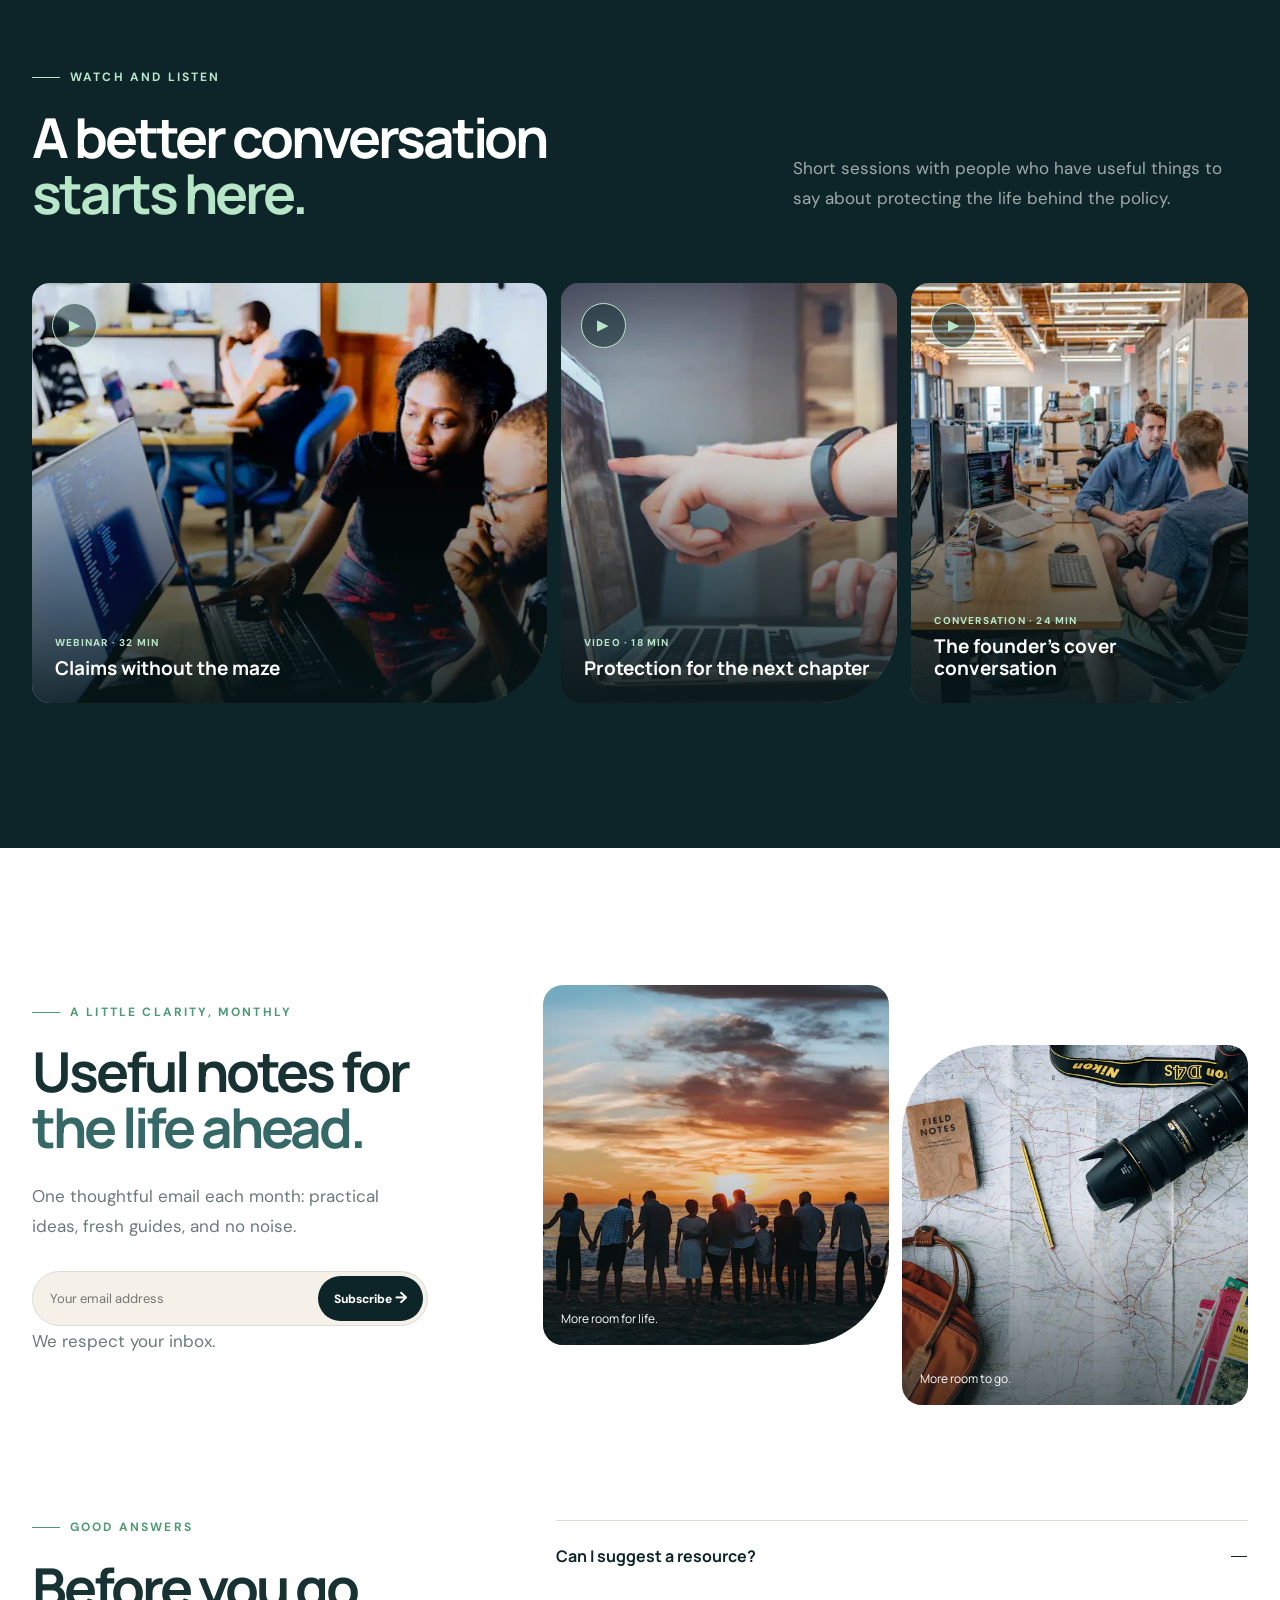
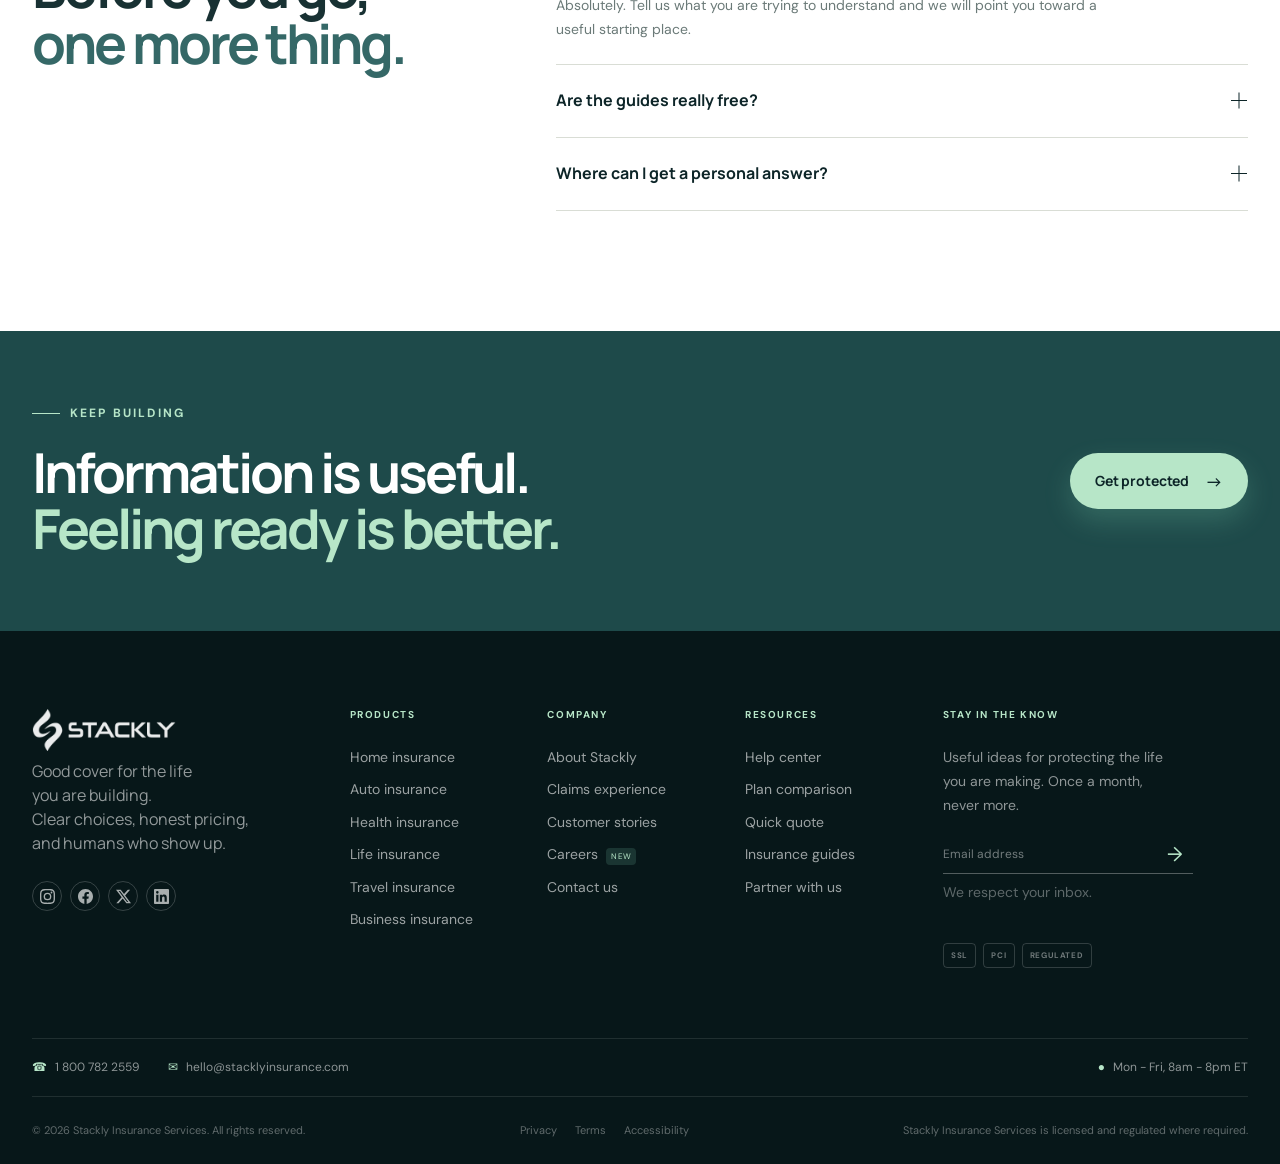
<file: resources.html>
<!DOCTYPE html>
<html lang="en">
<head>
  <meta charset="utf-8">
  <meta name="viewport" content="width=device-width, initial-scale=1">
  <meta name="theme-color" content="#0d2528">
  <meta name="description" content="Useful insurance guides, practical articles, webinars, and tools from Stackly. Clear ideas for protecting the life you are building.">
  <meta property="og:type" content="website">
  <meta property="og:title" content="Stackly Resources | Useful ideas for real life">
  <meta property="og:description" content="Guides, articles, tools, and conversations that make insurance easier to understand.">
  <meta property="og:image" content="assets/images/resources/resources-hero-notebook.webp">
  <meta property="og:url" content="https://www.stacklyinsurance.com/resources.html">
  <meta name="twitter:card" content="summary_large_image">
  <meta name="twitter:title" content="Stackly Resources | Useful ideas for real life">
  <meta name="twitter:description" content="Guides, articles, tools, and conversations that make insurance easier to understand.">
  <meta name="twitter:image" content="assets/images/resources/resources-hero-notebook.webp">
  <title>Stackly Resources | Useful ideas for real life</title>
  <link rel="preconnect" href="https://fonts.googleapis.com">
  <link rel="preconnect" href="https://fonts.gstatic.com" crossorigin>
  <link href="https://fonts.googleapis.com/css2?family=DM+Sans:wght@400;500;600;700&family=Manrope:wght@500;600;700;800&display=swap" rel="stylesheet">
  <link rel="stylesheet" href="assets/css/style.css">
  <link rel="stylesheet" href="assets/css/resources.css">
  <link rel="stylesheet" href="assets/css/responsive.css">
  <script type="application/ld+json">
  {
    "@context":"https://schema.org",
    "@type":"CollectionPage",
    "name":"Stackly Resources",
    "url":"https://www.stacklyinsurance.com/resources.html",
    "description":"Useful insurance guides, practical articles, webinars, and tools from Stackly.",
    "mainEntity":{"@type":"ItemList","itemListElement":[
      {"@type":"ListItem","position":1,"item":{"@type":"Article","headline":"The calmer way to review your home cover","author":{"@type":"Organization","name":"Stackly Insurance Services"}}},
      {"@type":"ListItem","position":2,"item":{"@type":"Article","headline":"What to do in the first 24 hours after an accident","author":{"@type":"Organization","name":"Stackly Insurance Services"}}},
      {"@type":"ListItem","position":3,"item":{"@type":"Article","headline":"A founder's guide to protecting a small business","author":{"@type":"Organization","name":"Stackly Insurance Services"}}}
    ]}
  }
  </script>
</head>
<body class="resources-page">
  <a class="skip-link" href="#main-content">Skip to content</a>

  <!-- Shared site header -->
  <header class="site-header" data-header>
    <div class="scroll-progress" data-scroll-progress aria-hidden="true"><span></span></div>
    <div class="announcement-bar"><div class="container announcement-inner"><p><span class="announcement-dot" aria-hidden="true"></span> New: cover built around your real life</p><a href="404.html">See how it works <span aria-hidden="true">&rarr;</span></a></div></div>
    <div class="container header-inner"><a class="brand" href="index.html" aria-label="Stackly Insurance Services home"><img src="assets/logo/logo-stackly.webp" alt="Stackly Insurance Services" width="144" height="42"></a><nav class="desktop-nav" aria-label="Primary navigation"><a class="nav-link" href="index.html#home">Home</a><a class="nav-link" href="about.html#about-home">About</a><a class="nav-link" href="products.html#products-home">Products</a><a class="nav-link" href="claims.html#claims-home">Claims</a><a class="nav-link is-active" href="resources.html#resources-home" aria-current="page">Resources</a><a class="nav-link" href="contact.html#contact-home">Contact</a></nav><div class="header-actions"><a class="button button--small button--header-secondary" href="login.html">Login</a><a class="button button--small button--nav" href="signup.html">Sign up</a><button class="menu-toggle" type="button" aria-expanded="false" aria-controls="mobile-navigation" aria-label="Open navigation menu" data-menu-toggle><span></span><span></span><span></span></button></div></div>
    <div class="mobile-navigation" id="mobile-navigation" data-mobile-menu hidden><nav class="container mobile-nav-list" aria-label="Mobile navigation"><a href="index.html#home">Home <span aria-hidden="true">&rarr;</span></a><a href="about.html#about-home">About <span aria-hidden="true">&rarr;</span></a><a href="products.html#products-home">Products <span aria-hidden="true">&rarr;</span></a><a href="claims.html#claims-home">Claims <span aria-hidden="true">&rarr;</span></a><a href="resources.html#resources-home" aria-current="page">Resources <span aria-hidden="true">&rarr;</span></a><a href="contact.html#contact-home">Contact <span aria-hidden="true">&rarr;</span></a><div class="mobile-nav-actions"><a class="button button--ghost-light" href="login.html">Login</a><a class="button button--mint" href="signup.html">Sign up <span aria-hidden="true">&rarr;</span></a></div></nav></div>
  </header>

  <main id="main-content">
    <!-- 01 Knowledge hub hero -->
    <section class="resources-hero-section" id="resources-home" aria-labelledby="resources-hero-title"><div class="resources-hero-grid-lines" aria-hidden="true"></div><div class="container resources-hero-layout"><div class="resources-hero-copy reveal"><p class="eyebrow"><span class="eyebrow-line" aria-hidden="true"></span> The Stackly library</p><h1 id="resources-hero-title">Good questions<br>deserve <em>good tools.</em></h1><p>Useful ideas, plain-English guides, and practical next steps for the life you are protecting.</p><form class="resources-search" data-resource-search role="search"><label class="sr-only" for="resource-search-input">Search Stackly resources</label><span aria-hidden="true">&#8981;</span><input id="resource-search-input" type="search" placeholder="Search home cover, claims, travel..." autocomplete="off"><button type="submit">Search <span aria-hidden="true">&rarr;</span></button></form><div class="resources-trending" role="group" aria-label="Trending topics"><span>Trending</span><button type="button" data-resource-query="first home">First home</button><button type="button" data-resource-query="claims">Claims</button><button type="button" data-resource-query="small business">Small business</button></div></div><div class="resources-hero-mosaic reveal reveal--delay"><div class="resources-hero-feature"><img src="assets/images/resources/resources-hero-notebook.webp" alt="Person reading and taking notes at a desk" width="760" height="560" fetchpriority="high" decoding="async"><div><span>Featured guide</span><strong>The calmer way to review your cover</strong><i aria-hidden="true">&rarr;</i></div></div><div class="resources-hero-tile resources-hero-tile--desk"><img src="assets/images/resources/resources-hero-desk.webp" alt="Notebook and laptop on a bright desk" width="680" height="500" fetchpriority="high" decoding="async"><span>Learn without the jargon</span></div><div class="resources-hero-tile resources-hero-tile--family"><img src="assets/images/resources/resources-hero-family.webp" alt="Family together at home" width="620" height="480" fetchpriority="high" decoding="async"><span>Life, considered</span></div><div class="resources-hero-index" aria-hidden="true">01<br><i></i><small>START HERE</small></div></div></div><div class="container resources-hero-marker" aria-hidden="true"><span>01</span><i></i><span>Make a little more sense of it</span></div></section>

    <!-- 02 Featured resources -->
    <section class="resources-featured-section" id="featured" aria-labelledby="featured-title"><div class="container"><div class="resources-section-heading reveal"><div><p class="eyebrow"><span class="eyebrow-line" aria-hidden="true"></span> Worth your time</p><h2 id="featured-title">Start with<br><em>something useful.</em></h2></div><p>Hand-picked reads and guides for the decisions that tend to arrive with a lot of tabs open.</p></div><div class="resources-featured-layout"><a class="resources-featured-spotlight reveal" href="404.html"><div class="resources-featured-media"><img src="assets/images/resources/resources-featured-home.webp" alt="Calm modern home interior" width="760" height="540" loading="lazy" decoding="async"><span class="resources-featured-number" aria-hidden="true">Featured</span></div><div class="resources-featured-content"><span class="resources-tag">Editor's pick &middot; Guide &middot; 8 min read</span><h3>Five questions to ask before you renew your home cover</h3><p>A more useful annual review starts with what changed in your life, not just what changed in the premium.</p><strong>Read the guide <i aria-hidden="true">&rarr;</i></strong></div></a><div class="resources-featured-list"><a class="resources-featured-list-card reveal reveal--delay" href="404.html"><img src="assets/images/resources/resources-featured-claims.webp" alt="Hands writing details on a claims form" width="620" height="480" loading="lazy" decoding="async"><div><span class="resources-tag">Claims &middot; 5 min read</span><h3>The first 24 hours after the unexpected</h3><strong>Read the article <i aria-hidden="true">&rarr;</i></strong></div></a><a class="resources-featured-list-card resources-featured-list-card--light reveal reveal--delay-2" href="404.html"><img src="assets/images/resources/resources-featured-business.webp" alt="Business team collaborating in a bright office" width="620" height="480" loading="lazy" decoding="async"><div><span class="resources-tag">Business &middot; 12 min read</span><h3>Protect the work behind the work</h3><strong>Read the case study <i aria-hidden="true">&rarr;</i></strong></div></a></div></div></div></section>

    <!-- 03 Browse by category -->
    <section class="resources-categories-section" id="categories" aria-labelledby="categories-title"><div class="container"><div class="resources-categories-heading reveal"><p class="eyebrow eyebrow--light"><span class="eyebrow-line" aria-hidden="true"></span> Browse the library</p><h2 id="categories-title">Find your<br><em>kind of useful.</em></h2></div><div class="resources-category-grid"><a class="resources-category-card is-active reveal" href="404.html" data-resource-filter="all"><img src="assets/images/resources/resources-category-guides.webp" alt="Open guide and notes on a desk" width="420" height="320" loading="lazy" decoding="async"><span>01</span><div><strong>Guides</strong><small>Longer reads for bigger decisions</small></div></a><a class="resources-category-card reveal reveal--delay" href="404.html" data-resource-filter="blog"><img src="assets/images/resources/resources-category-blog.webp" alt="Laptop and notebook for an article" width="420" height="320" loading="lazy" decoding="async"><span>02</span><div><strong>Blog</strong><small>Small ideas for everyday life</small></div></a><a class="resources-category-card reveal reveal--delay-2" href="404.html" data-resource-filter="video"><img src="assets/images/resources/resources-category-video.webp" alt="Laptop ready to play a video" width="420" height="320" loading="lazy" decoding="async"><span>03</span><div><strong>Videos</strong><small>Clear answers in less time</small></div></a><a class="resources-category-card reveal" href="404.html" data-resource-filter="webinar"><img src="assets/images/resources/resources-category-webinar.webp" alt="Team webinar conversation in progress" width="420" height="320" loading="lazy" decoding="async"><span>04</span><div><strong>Webinars</strong><small>Thoughtful conversations live</small></div></a><a class="resources-category-card resources-category-card--dark reveal reveal--delay" href="404.html" data-resource-filter="case-study"><img src="assets/images/resources/resources-category-case-study.webp" alt="Colleagues discussing a case study" width="420" height="320" loading="lazy" decoding="async"><span>05</span><div><strong>Case studies</strong><small>What useful looks like in practice</small></div></a><a class="resources-category-card reveal reveal--delay-2" href="404.html" data-resource-filter="tools"><img src="assets/images/resources/resources-category-tools.webp" alt="Team using practical digital tools" width="420" height="320" loading="lazy" decoding="async"><span>06</span><div><strong>Tools</strong><small>Make the next step lighter</small></div></a></div></div></section>

    <!-- 04 Latest articles -->
    <section class="resources-latest-section" id="latest" aria-labelledby="latest-title"><div class="container"><div class="resources-latest-heading reveal"><div><p class="eyebrow"><span class="eyebrow-line" aria-hidden="true"></span> Fresh from the desk</p><h2 id="latest-title">The latest<br><em>thinking.</em></h2></div><div class="resources-latest-filters" role="group" aria-label="Filter latest resources"><button class="is-active" type="button" data-resource-filter="all">All</button><button type="button" data-resource-filter="home">Home</button><button type="button" data-resource-filter="auto">Auto</button><button type="button" data-resource-filter="health">Health</button><button type="button" data-resource-filter="business">Business</button></div></div><div class="resources-article-grid" data-resource-grid><article class="resources-article-card reveal" data-resource-card data-resource-category="home"><a href="404.html"><div class="resources-article-image"><img src="assets/images/resources/resources-article-home.webp" alt="Sunlit home interior" width="620" height="450" loading="lazy" decoding="async"><span>Home</span></div><div class="resources-article-meta"><span>Guide</span><span>6 min read</span></div><h3>When your home changes, your cover should notice</h3><p>Renovations, new routines, and the little details worth remembering.</p></a></article><article class="resources-article-card reveal reveal--delay" data-resource-card data-resource-category="auto"><a href="404.html"><div class="resources-article-image"><img src="assets/images/resources/resources-article-auto.webp" alt="Car on an open coastal road" width="620" height="450" loading="lazy" decoding="async"><span>Auto</span></div><div class="resources-article-meta"><span>Blog</span><span>4 min read</span></div><h3>A calmer checklist for the road after an accident</h3><p>The practical things to do first, and the things you can leave to us.</p></a></article><article class="resources-article-card reveal reveal--delay-2" data-resource-card data-resource-category="health"><a href="404.html"><div class="resources-article-image"><img src="assets/images/resources/resources-article-health.webp" alt="Healthcare professional with a patient" width="620" height="450" loading="lazy" decoding="async"><span>Health</span></div><div class="resources-article-meta"><span>Explainer</span><span>7 min read</span></div><h3>How to make health cover easier to use</h3><p>Start with the questions that help you find the right kind of care.</p></a></article><article class="resources-article-card reveal" data-resource-card data-resource-category="travel"><a href="404.html"><div class="resources-article-image"><img src="assets/images/resources/resources-article-travel.webp" alt="Traveler looking across a bright landscape" width="620" height="450" loading="lazy" decoding="async"><span>Travel</span></div><div class="resources-article-meta"><span>Checklist</span><span>5 min read</span></div><h3>The pre-trip reset for less what-if</h3><p>Three details to check before you close the suitcase.</p></a></article><article class="resources-article-card reveal reveal--delay" data-resource-card data-resource-category="life"><a href="404.html"><div class="resources-article-image"><img src="assets/images/resources/resources-article-life.webp" alt="Family sharing a relaxed moment" width="620" height="450" loading="lazy" decoding="async"><span>Life</span></div><div class="resources-article-meta"><span>Guide</span><span>9 min read</span></div><h3>The thoughtful way to revisit life cover</h3><p>Because a promise should grow with the people inside it.</p></a></article><article class="resources-article-card reveal reveal--delay-2" data-resource-card data-resource-category="business"><a href="404.html"><div class="resources-article-image"><img src="assets/images/resources/resources-article-business.webp" alt="Business team working around a table" width="620" height="450" loading="lazy" decoding="async"><span>Business</span></div><div class="resources-article-meta"><span>Case study</span><span>10 min read</span></div><h3>Cover that lets a small team stay ambitious</h3><p>What changed when Field Notes made protection part of the plan.</p></a></article></div><p class="resources-empty" data-resource-empty hidden>No resources match that search yet. Try another topic.</p></div></section>

    <!-- 05 Guides and downloads -->
    <section class="resources-guides-section" id="guides" aria-labelledby="guides-title"><div class="container resources-guides-layout"><div class="resources-guides-copy reveal"><p class="eyebrow"><span class="eyebrow-line" aria-hidden="true"></span> Take it with you</p><h2 id="guides-title">Good advice,<br><em>offline.</em></h2><p>Download a clear checklist or bring a guide to the next conversation. No email maze, no hard sell.</p><div class="resources-download-note"><span aria-hidden="true">&#8595;</span><span><strong>Free to download</strong><small>Made for real decisions, not shelf space.</small></span></div></div><div class="resources-guide-grid"><article class="resources-guide-card reveal"><div class="resources-guide-cover"><img src="assets/images/resources/resources-guide-review.webp" alt="Guide cover about reviewing insurance" width="620" height="480" loading="lazy" decoding="async"><span>PDF</span></div><div><span class="resources-tag">Checklist</span><h3>Your annual cover review</h3><p>12 questions for the life you are living now.</p><a href="404.html" data-resource-download>Download guide <i aria-hidden="true">&darr;</i></a></div></article><article class="resources-guide-card reveal reveal--delay"><div class="resources-guide-cover"><img src="assets/images/resources/resources-guide-first-home.webp" alt="Warm home interior guide cover" width="620" height="480" loading="lazy" decoding="async"><span>PDF</span></div><div><span class="resources-tag">First home</span><h3>Make a home feel covered</h3><p>A calm starting point for first-time homeowners.</p><a href="404.html" data-resource-download>Download guide <i aria-hidden="true">&darr;</i></a></div></article><article class="resources-guide-card reveal reveal--delay-2"><div class="resources-guide-cover"><img src="assets/images/resources/resources-guide-claims.webp" alt="Laptop and notes for a claims guide" width="620" height="480" loading="lazy" decoding="async"><span>PDF</span></div><div><span class="resources-tag">Claims</span><h3>The first 24 hours</h3><p>A pocket guide for the moments you did not plan for.</p><a href="404.html" data-resource-download>Download guide <i aria-hidden="true">&darr;</i></a></div></article></div></div></section>

    <!-- 06 Webinars and video library -->
    <section class="resources-video-section" id="videos" aria-labelledby="videos-title"><div class="container"><div class="resources-video-heading reveal"><div><p class="eyebrow eyebrow--light"><span class="eyebrow-line" aria-hidden="true"></span> Watch and listen</p><h2 id="videos-title">A better conversation<br><em>starts here.</em></h2></div><p>Short sessions with people who have useful things to say about protecting the life behind the policy.</p></div><div class="resources-video-grid"><button class="resources-video-card resources-video-card--large reveal" type="button" data-resource-video data-video-title="Claims without the maze"><img src="assets/images/resources/resources-webinar-claims.webp" alt="Claims conversation with a support team" width="620" height="480" loading="lazy" decoding="async"><span class="resources-play" aria-hidden="true">&#9654;</span><span class="resources-video-copy"><span>Webinar · 32 min</span><strong>Claims without the maze</strong></span></button><button class="resources-video-card reveal reveal--delay" type="button" data-resource-video data-video-title="Protection for the next chapter"><img src="assets/images/resources/resources-webinar-protection.webp" alt="Laptop ready for a resource session" width="620" height="480" loading="lazy" decoding="async"><span class="resources-play" aria-hidden="true">&#9654;</span><span class="resources-video-copy"><span>Video · 18 min</span><strong>Protection for the next chapter</strong></span></button><button class="resources-video-card reveal reveal--delay-2" type="button" data-resource-video data-video-title="The founder's cover conversation"><img src="assets/images/resources/resources-webinar-founders.webp" alt="Business team in a resource conversation" width="620" height="480" loading="lazy" decoding="async"><span class="resources-play" aria-hidden="true">&#9654;</span><span class="resources-video-copy"><span>Conversation · 24 min</span><strong>The founder's cover conversation</strong></span></button></div></div></section>

    <!-- 07 Newsletter, FAQ and CTA -->
    <section class="resources-final-section" id="newsletter" aria-labelledby="newsletter-title"><div class="container resources-final-top"><div class="resources-final-copy reveal"><p class="eyebrow"><span class="eyebrow-line" aria-hidden="true"></span> A little clarity, monthly</p><h2 id="newsletter-title">Useful notes for<br><em>the life ahead.</em></h2><p>One thoughtful email each month: practical ideas, fresh guides, and no noise.</p><form class="resources-newsletter-form" data-resources-newsletter><label class="sr-only" for="resources-email">Email address</label><input id="resources-email" type="email" placeholder="Your email address" required><button type="submit">Subscribe <span aria-hidden="true">&rarr;</span></button></form><p class="resources-newsletter-note" data-resources-newsletter-note>We respect your inbox.</p></div><div class="resources-final-images reveal reveal--delay"><figure><img src="assets/images/resources/resources-newsletter-family.webp" alt="Family enjoying time together at home" width="760" height="520" loading="lazy" decoding="async"><figcaption>More room for life.</figcaption></figure><figure><img src="assets/images/resources/resources-newsletter-travel.webp" alt="Traveler looking toward an open landscape" width="760" height="520" loading="lazy" decoding="async"><figcaption>More room to go.</figcaption></figure></div></div><div class="container resources-faq-wrap"><div class="resources-faq-heading"><p class="eyebrow"><span class="eyebrow-line" aria-hidden="true"></span> Good answers</p><h2>Before you go,<br><em>one more thing.</em></h2></div><div class="resources-faq-list" data-resources-accordion><div class="resources-faq-item is-open"><h3><button type="button" aria-expanded="true" aria-controls="resources-faq-1" id="resources-question-1"><span>Can I suggest a resource?</span><i aria-hidden="true"></i></button></h3><section class="resources-faq-answer" id="resources-faq-1" aria-labelledby="resources-question-1"><p>Absolutely. Tell us what you are trying to understand and we will point you toward a useful starting place.</p></section></div><div class="resources-faq-item"><h3><button type="button" aria-expanded="false" aria-controls="resources-faq-2" id="resources-question-2"><span>Are the guides really free?</span><i aria-hidden="true"></i></button></h3><section class="resources-faq-answer" id="resources-faq-2" aria-labelledby="resources-question-2" hidden><p>Yes. They are made to help, not to put you into a sales sequence. Download what is useful and keep moving.</p></section></div><div class="resources-faq-item"><h3><button type="button" aria-expanded="false" aria-controls="resources-faq-3" id="resources-question-3"><span>Where can I get a personal answer?</span><i aria-hidden="true"></i></button></h3><section class="resources-faq-answer" id="resources-faq-3" aria-labelledby="resources-question-3" hidden><p>Contact the Stackly team or start a quick quote. A human can help you turn a good question into a clear next step.</p></section></div></div></div><div class="resources-closing-band"><div><p class="eyebrow eyebrow--light"><span class="eyebrow-line" aria-hidden="true"></span> Keep building</p><h2>Information is useful.<br><em>Feeling ready is better.</em></h2></div><a class="button button--mint" href="404.html">Get protected <span aria-hidden="true">&rarr;</span></a></div></section>
  </main>

  <!-- Shared site footer -->
  <footer class="site-footer"><div class="container footer-main"><div class="footer-brand-column"><a class="brand brand--footer" href="index.html" aria-label="Stackly Insurance Services home"><img src="assets/logo/logo-stackly.webp" alt="Stackly Insurance Services" width="144" height="42"></a><p>Good cover for the life<br>you are building.<br>Clear choices, honest pricing,<br>and humans who show up.</p><div class="social-links" role="group" aria-label="Social links"><a href="404.html" aria-label="Instagram"><svg viewBox="0 0 24 24" aria-hidden="true" focusable="false"><path d="M12 2.163c3.204 0 3.584.012 4.85.07 3.252.148 4.771 1.691 4.919 4.919.058 1.265.069 1.645.069 4.849 0 3.205-.012 3.584-.069 4.849-.149 3.225-1.664 4.771-4.919 4.919-1.266.058-1.644.07-4.85.07-3.204 0-3.584-.012-4.849-.07-3.26-.149-4.771-1.699-4.919-4.92-.058-1.265-.07-1.644-.07-4.849 0-3.204.013-3.583.07-4.849.149-3.227 1.664-4.771 4.919-4.919 1.266-.057 1.645-.069 4.849-.069zM12 0C8.741 0 8.333.014 7.053.072 2.695.272.273 2.69.073 7.052.014 8.333 0 8.741 0 12c0 3.259.014 3.668.072 4.948.2 4.358 2.618 6.78 6.98 6.98C8.333 23.986 8.741 24 12 24c3.259 0 3.668-.014 4.948-.072 4.354-.2 6.782-2.618 6.979-6.98.059-1.28.073-1.689.073-4.948 0-3.259-.014-3.667-.072-4.947-.196-4.354-2.617-6.78-6.979-6.98C15.668.014 15.259 0 12 0zm0 5.838a6.162 6.162 0 100 12.324 6.162 6.162 0 000-12.324zM12 16a4 4 0 110-8 4 4 0 010 8zm6.406-11.845a1.44 1.44 0 100 2.881 1.44 1.44 0 000-2.881z"/></svg></a><a href="404.html" aria-label="Facebook"><svg viewBox="0 0 24 24" aria-hidden="true" focusable="false"><path d="M24 12.073c0-6.627-5.373-12-12-12s-12 5.373-12 12c0 5.99 4.388 10.954 10.125 11.854v-8.385H7.078v-3.47h3.047V9.43c0-3.007 1.792-4.669 4.533-4.669 1.312 0 2.686.235 2.686.235v2.953H15.83c-1.491 0-1.956.925-1.956 1.874v2.25h3.328l-.532 3.47h-2.796v8.385C19.612 23.027 24 18.062 24 12.073z"/></svg></a><a href="404.html" aria-label="Twitter"><svg viewBox="0 0 24 24" aria-hidden="true" focusable="false"><path d="M18.901 1.153h3.68l-8.04 9.19L24 22.846h-7.406l-5.8-7.584-6.638 7.584H.474l8.6-9.83L0 1.154h7.594l5.243 6.932ZM17.61 20.644h2.039L6.486 3.24H4.298Z"/></svg></a><a href="404.html" aria-label="LinkedIn"><svg viewBox="0 0 24 24" aria-hidden="true" focusable="false"><path d="M20.447 20.452h-3.554v-5.569c0-1.328-.027-3.037-1.852-3.037-1.853 0-2.136 1.445-2.136 2.939v5.667H9.351V9h3.414v1.561h.046c.477-.9 1.637-1.85 3.37-1.85 3.601 0 4.267 2.37 4.267 5.455v6.286zM5.337 7.433a2.062 2.062 0 01-2.063-2.065 2.064 2.064 0 112.063 2.065zm1.782 13.019H3.555V9h3.564v11.452zM22.225 0H1.771C.792 0 0 .774 0 1.729v20.542C0 23.227.792 24 1.771 24h20.451C23.2 24 24 23.227 24 22.271V1.729C24 .774 23.2 0 22.225 0z"/></svg></a></div></div><div class="footer-links-column"><h2>Products</h2><a href="404.html">Home insurance</a><a href="404.html">Auto insurance</a><a href="404.html">Health insurance</a><a href="404.html">Life insurance</a><a href="404.html">Travel insurance</a><a href="404.html">Business insurance</a></div><div class="footer-links-column"><h2>Company</h2><a href="404.html">About Stackly</a><a href="404.html">Claims experience</a><a href="404.html">Customer stories</a><a href="404.html">Careers <span class="footer-new">New</span></a><a href="404.html">Contact us</a></div><div class="footer-links-column"><h2>Resources</h2><a href="404.html">Help center</a><a href="404.html">Plan comparison</a><a href="404.html">Quick quote</a><a href="404.html">Insurance guides</a><a href="404.html">Partner with us</a></div><div class="footer-newsletter"><h2>Stay in the know</h2><p>Useful ideas for protecting the life you are making. Once a month, never more.</p><form class="footer-newsletter-form" data-newsletter-form><label class="sr-only" for="resources-footer-email">Email address</label><input id="resources-footer-email" type="email" placeholder="Email address" required><button type="submit" aria-label="Subscribe to the Stackly newsletter"><span aria-hidden="true">&rarr;</span></button></form><p class="form-note" data-newsletter-note>We respect your inbox.</p><div class="trust-badges"><span>SSL</span><span>PCI</span><span>REGULATED</span></div></div></div><div class="container footer-contact-row"><a href="404.html"><span class="footer-contact-icon" aria-hidden="true">&#9742;</span> 1&nbsp;800&nbsp;782&nbsp;2559</a><a href="404.html"><span class="footer-contact-icon" aria-hidden="true">&#9993;</span> hello@stacklyinsurance.com</a><span><span class="footer-contact-icon" aria-hidden="true">&#9679;</span> Mon - Fri, 8am - 8pm ET</span></div><div class="container footer-bottom"><p>&copy; 2026 Stackly Insurance Services. All rights reserved.</p><div><a href="404.html">Privacy</a><a href="404.html">Terms</a><a href="404.html">Accessibility</a></div><p>Stackly Insurance Services is licensed and regulated where required.</p></div></footer>

  <div class="resources-video-lightbox" data-resources-lightbox hidden role="dialog" aria-modal="true" aria-labelledby="resources-video-title"><button type="button" data-resources-lightbox-close aria-label="Close video preview">&times;</button><div><span class="resources-lightbox-play" aria-hidden="true">&#9654;</span><h2 id="resources-video-title" data-resources-video-title>Resource video</h2><p>Video preview ready. Stackly sessions are designed to be useful, short, and easy to return to.</p></div></div>
  <script src="assets/js/main.js" defer></script><script src="assets/js/resources.js" defer></script>
</body>
</html>
</file>
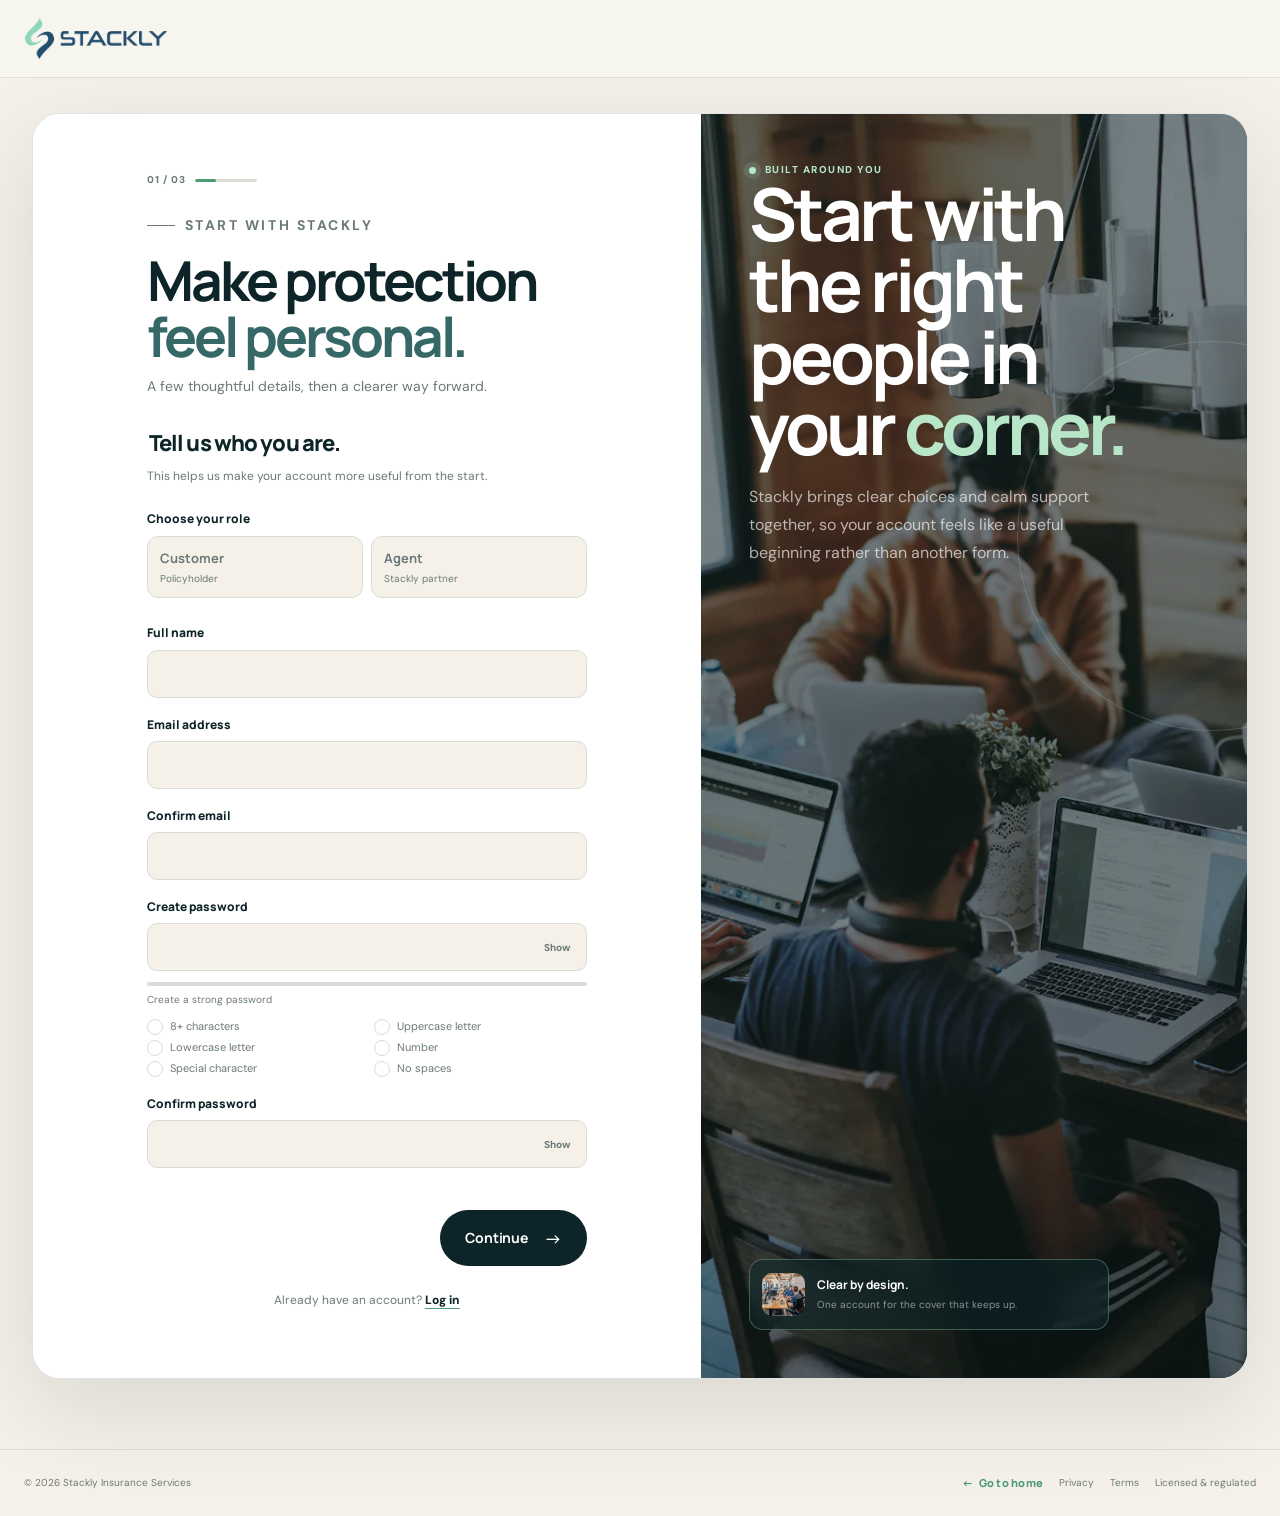
<file: signup.html>
<!DOCTYPE html>
<html lang="en">
<head>
  <meta charset="utf-8">
  <meta name="viewport" content="width=device-width, initial-scale=1">
  <meta name="robots" content="noindex, nofollow">
  <meta name="description" content="Create your Stackly Insurance Services account and make protection feel personal.">
  <meta property="og:title" content="Sign up | Stackly Insurance Services">
  <meta property="og:description" content="Create a clear, human-first Stackly account for your cover.">
  <title>Sign up | Stackly Insurance Services</title>
  <link rel="preconnect" href="https://fonts.googleapis.com">
  <link rel="preconnect" href="https://fonts.gstatic.com" crossorigin>
  <link href="https://fonts.googleapis.com/css2?family=DM+Sans:wght@400;500;600;700&family=Manrope:wght@500;600;700;800&display=swap" rel="stylesheet">
  <link rel="stylesheet" href="assets/css/style.css">
  <link rel="stylesheet" href="assets/css/auth.css">
  <link rel="stylesheet" href="assets/css/responsive.css">
</head>
<body class="auth-page auth-signup-page">
  <header class="auth-header"><a class="auth-brand" href="index.html" aria-label="Stackly Insurance Services home"><img src="assets/logo/logo-stackly.webp" alt="Stackly Insurance Services" width="144" height="42"></a></header>
  <main class="auth-main" id="main-content"><section class="auth-layout auth-signup-layout" aria-labelledby="signup-title"><section class="auth-form-panel auth-signup-form-panel"><div class="auth-form-wrap"><div class="auth-signup-progress"><span class="auth-signup-progress-label" data-signup-step-label>01 / 03</span><span class="auth-signup-progress-line"><span data-signup-progress></span></span></div><div class="auth-form-heading"><p class="eyebrow"><span class="eyebrow-line" aria-hidden="true"></span> Start with Stackly</p><h2 id="signup-title">Make protection<br><em>feel personal.</em></h2><p>A few thoughtful details, then a clearer way forward.</p></div><form data-signup-form novalidate><fieldset class="auth-signup-step" data-signup-step="1"><legend>Tell us who you are.</legend><p class="auth-step-hint">This helps us make your account more useful from the start.</p><span class="auth-role-label" id="signup-role-label">Choose your role</span><div class="auth-role-group" role="radiogroup" aria-labelledby="signup-role-label" data-role-group><button class="auth-role-option" type="button" role="radio" aria-checked="false" tabindex="0" data-role-value="customer"><strong>Customer</strong><small>Policyholder</small></button><button class="auth-role-option" type="button" role="radio" aria-checked="false" tabindex="0" data-role-value="agent"><strong>Agent</strong><small>Stackly partner</small></button></div><input type="hidden" name="role" data-role-input><span class="auth-role-error" data-role-error role="alert"></span><div class="auth-field"><label for="signup-name">Full name</label><input id="signup-name" name="name" type="text" autocomplete="name" aria-describedby="signup-name-error" required><span class="auth-field-error" id="signup-name-error" role="alert"></span></div><div class="auth-field"><label for="signup-email">Email address</label><input id="signup-email" name="email" type="email" autocomplete="email" aria-describedby="signup-email-error" required><span class="auth-field-error" id="signup-email-error" role="alert"></span></div><div class="auth-field"><label for="signup-email-confirm">Confirm email</label><input id="signup-email-confirm" name="email-confirm" type="email" autocomplete="email" aria-describedby="signup-email-confirm-error" required><span class="auth-field-error" id="signup-email-confirm-error" role="alert"></span></div><div class="auth-field"><label for="signup-password">Create password</label><div class="auth-password-wrap"><input id="signup-password" name="password" type="password" autocomplete="new-password" aria-describedby="signup-password-error" required><button class="auth-password-toggle" type="button" data-password-toggle aria-controls="signup-password" aria-label="Show password">Show</button></div><span class="auth-field-error" id="signup-password-error" role="alert"></span></div><div class="auth-password-strength"><div class="auth-strength-track"><span data-password-strength></span></div><div class="auth-strength-label"><span>Create a strong password</span><strong data-password-strength-label></strong></div><ul class="auth-pw-rules" data-pw-rules aria-live="polite"><li data-pw-rule="length">8+ characters</li><li data-pw-rule="upper">Uppercase letter</li><li data-pw-rule="lower">Lowercase letter</li><li data-pw-rule="number">Number</li><li data-pw-rule="special">Special character</li><li data-pw-rule="noSpace">No spaces</li></ul></div><div class="auth-field"><label for="signup-password-confirm">Confirm password</label><div class="auth-password-wrap"><input id="signup-password-confirm" name="password-confirm" type="password" autocomplete="new-password" aria-describedby="signup-password-confirm-error" required><button class="auth-password-toggle" type="button" data-password-toggle aria-controls="signup-password-confirm" aria-label="Show password">Show</button></div><span class="auth-field-error" id="signup-password-confirm-error" role="alert"></span></div></fieldset><fieldset class="auth-signup-step" data-signup-step="2" hidden><legend>Make it fit your life.</legend><p class="auth-step-hint">A couple more details help us keep the next conversation relevant.</p><div class="auth-field"><label for="signup-phone">Phone number</label><input id="signup-phone" name="phone" type="tel" autocomplete="tel" aria-describedby="signup-phone-error" required><span class="auth-field-error" id="signup-phone-error" role="alert"></span></div><div class="auth-field"><label for="signup-country">Country / region</label><select id="signup-country" name="country" autocomplete="country-name" aria-describedby="signup-country-error" required><option value="" selected disabled>Choose your country</option><option>India</option><option>United States</option><option>United Kingdom</option><option>Australia</option><option>Singapore</option><option>Other</option></select><span class="auth-field-error" id="signup-country-error" role="alert"></span></div><div class="auth-role-fields"><div class="auth-role-field" data-role-only="customer" hidden><div class="auth-field"><label for="signup-policy-interest">What are you protecting first?</label><select id="signup-policy-interest" name="policy-interest" aria-describedby="signup-policy-interest-error"><option value="" selected disabled>Choose one</option><option>Home</option><option>Auto</option><option>Health</option><option>Life</option><option>Travel</option><option>Business</option></select><span class="auth-field-error" id="signup-policy-interest-error" role="alert"></span></div></div><div class="auth-role-field" data-role-only="agent" hidden><div class="auth-field"><label for="signup-agency-id">License / agency ID</label><input id="signup-agency-id" name="agency-id" type="text" autocomplete="off" aria-describedby="signup-agency-id-error"><span class="auth-field-error" id="signup-agency-id-error" role="alert"></span></div></div></div></fieldset><fieldset class="auth-signup-step" data-signup-step="3" hidden><legend>Review your account.</legend><p class="auth-step-hint">Everything looks good. Confirm the details below to finish.</p><div class="auth-signup-summary"><span><b>Role</b><b data-summary-role>Customer (Policyholder)</b></span><span><b>Name</b><b data-summary-name>Your name</b></span><span><b>Email</b><b data-summary-email>Your email</b></span></div><label class="auth-checkbox"><input id="signup-terms" name="terms" type="checkbox" aria-describedby="signup-terms-error" required> I agree to Stackly's <a href="index.html#contact">Terms and Privacy Policy</a></label><span class="auth-field-error" id="signup-terms-error" role="alert"></span><button class="button button--dark button--full auth-submit" type="submit" data-signup-submit disabled><span class="auth-submit-label">Create my account <span aria-hidden="true">&rarr;</span></span></button></fieldset><div class="auth-step-actions"><button class="auth-back" type="button" data-signup-back hidden><span aria-hidden="true">&larr;</span> Back</button><button class="button button--dark auth-next" type="button" data-signup-next disabled>Continue <span aria-hidden="true">&rarr;</span></button></div></form><div class="auth-signup-success" data-signup-success hidden><span class="auth-success-orbit" aria-hidden="true"><strong>&#10003;</strong></span><h2>Welcome to Stackly.</h2><p>Your demo account is ready for the <b data-summary-role>Customer</b> experience. In a live product, this is where we would connect your secure onboarding flow.</p><div class="auth-success-actions"><a class="button button--mint" href="customer-dashboard.html" data-signup-dashboard>Go to my dashboard <span aria-hidden="true">&rarr;</span></a><a class="text-link" href="index.html#home">Back to Stackly</a></div></div><p class="auth-form-footer">Already have an account? <a href="login.html">Log in</a></p></div></section><aside class="auth-brand-panel"><img class="auth-brand-image" src="assets/images/auth/auth-signup-panel.webp" alt="Team members collaborating around a table" width="900" height="650" fetchpriority="high" decoding="async"><span class="auth-floating-orbit" aria-hidden="true"></span><div class="auth-brand-copy"><span class="auth-panel-tag"><i aria-hidden="true"></i> Built around you</span><h1>Start with the right people in your <em>corner.</em></h1><p>Stackly brings clear choices and calm support together, so your account feels like a useful beginning rather than another form.</p></div><div class="auth-trust-card"><img src="assets/images/auth/auth-trust-card.webp" alt="Stackly support team collaborating" width="620" height="480" loading="lazy" decoding="async"><span><strong>Clear by design.</strong><small>One account for the cover that keeps up.</small></span></div></aside></section></main>
  <footer class="auth-footer"><p>&copy; 2026 Stackly Insurance Services</p><div><a class="auth-footer-home" href="index.html"><span aria-hidden="true">&larr;</span> Go to home</a><a href="404.html">Privacy</a><a href="404.html">Terms</a><span>Licensed &amp; regulated</span></div></footer>
  <script src="assets/js/main.js" defer></script><script src="assets/js/store.js" defer></script><script src="assets/js/auth.js" defer></script><script src="assets/js/signup.js" defer></script>
</body>
</html>
</file>
<file: assets/css/style.css>
:root {
  --navy: #0d2528;
  --navy-deep: #071719;
  --blue: #1e4a4a;
  --blue-soft: #356867;
  --mint: #b7e6c8;
  --mint-deep: #4d9b76;
  --cream: #f5f1e8;
  --sand: #e4ded1;
  --paper: #ffffff;
  --ink: #183133;
  --muted: #6b7a78;
  --line: #d9ddd5;
  --line-dark: rgba(255, 255, 255, 0.16);
  --display: "Manrope", "Arial", sans-serif;
  --body: "DM Sans", "Arial", sans-serif;
  --shadow-soft: 0 22px 60px rgba(8, 27, 54, 0.1);
  --shadow-card: 0 16px 44px rgba(8, 27, 54, 0.08);
  --radius-sm: 10px;
  --radius-md: 18px;
  --radius-lg: 28px;
  --radius-pill: 999px;
}

* {
  box-sizing: border-box;
}

html {
  scroll-behavior: smooth;
  scroll-padding-top: 92px;
  /* Clip any stray horizontal overflow at the viewport level so the page never
     scrolls sideways. `clip` is preferred (no scroll container); `hidden` is a
     fallback for older engines. */
  overflow-x: hidden;
  overflow-x: clip;
}

body {
  margin: 0;
  background: var(--cream);
  color: var(--ink);
  font-family: var(--body);
  font-size: 16px;
  line-height: 1.6;
  overflow-x: hidden;
  overflow-x: clip;
}

/* Defensive: never let media or long tokens blow past the viewport. */
img,
svg,
video,
canvas {
  max-width: 100%;
}

h1,
h2,
h3,
.metric-value,
.plan-price,
.hero-copy h1,
.trust-heading-row h2,
.final-cta h2 {
  overflow-wrap: break-word;
}

body.menu-open {
  overflow: hidden;
}

/* Keep the landing-page rhythm stable as new sections are added. */
main {
  display: flex;
  flex-direction: column;
}

main > .hero-section { order: 1; }
main > .trust-section { order: 2; }
main > .products-section { order: 3; }
main > .why-section { order: 4; }
main > .steps-section { order: 5; }
main > .quote-section { order: 6; }
main > .claims-section { order: 7; }
main > .testimonials-section { order: 8; }
main > .plans-section { order: 9; }
main > .faq-section { order: 10; }

img,
svg {
  display: block;
}

img {
  max-width: 100%;
}

svg {
  fill: none;
  stroke: currentColor;
  stroke-linecap: round;
  stroke-linejoin: round;
  stroke-width: 1.7;
}

a {
  color: inherit;
  text-decoration: none;
}

button,
input,
select {
  color: inherit;
  font: inherit;
}

button {
  border: 0;
  cursor: pointer;
}

button:focus-visible,
a:focus-visible,
input:focus-visible,
select:focus-visible {
  outline: 3px solid var(--mint-deep);
  outline-offset: 4px;
}

[hidden] {
  display: none !important;
}

.sr-only {
  position: absolute;
  width: 1px;
  height: 1px;
  padding: 0;
  margin: -1px;
  overflow: hidden;
  clip: rect(0, 0, 0, 0);
  white-space: nowrap;
  border: 0;
}

.skip-link {
  position: fixed;
  top: 12px;
  left: 12px;
  z-index: 200;
  padding: 10px 16px;
  border-radius: var(--radius-pill);
  background: var(--mint);
  color: var(--navy);
  font-size: 13px;
  font-weight: 700;
  transform: translateY(-160%);
  transition: transform 180ms ease;
}

.skip-link:focus {
  transform: translateY(0);
}

.container {
  width: min(1240px, calc(100% - 64px));
  margin: 0 auto;
}

.section-padding {
  padding: 128px 0;
}

.eyebrow {
  display: flex;
  align-items: center;
  gap: 10px;
  margin: 0 0 22px;
  color: var(--mint-deep);
  font-size: 11px;
  font-weight: 700;
  letter-spacing: 0.18em;
  line-height: 1.3;
  text-transform: uppercase;
}

.eyebrow--light {
  color: var(--mint);
}

.eyebrow-line {
  width: 28px;
  height: 1px;
  background: currentColor;
}

h1,
h2,
h3,
p {
  margin-top: 0;
}

h1,
h2,
h3 {
  font-family: var(--display);
  letter-spacing: -0.055em;
}

h1,
h2 {
  font-weight: 700;
}

h2 {
  margin-bottom: 24px;
  font-size: clamp(2.65rem, 4.3vw, 4.45rem);
  line-height: 1.02;
}

h2 em,
h1 em {
  color: var(--mint-deep);
  font-style: normal;
}

.button {
  position: relative;
  overflow: hidden;
  display: inline-flex;
  align-items: center;
  justify-content: center;
  gap: 16px;
  min-height: 56px;
  padding: 0 24px;
  border: 1px solid transparent;
  border-radius: var(--radius-pill);
  font-family: var(--display);
  font-size: 13px;
  font-weight: 700;
  letter-spacing: -0.01em;
  line-height: 1;
  transition: transform 180ms ease, background-color 180ms ease, border-color 180ms ease, color 180ms ease, box-shadow 180ms ease;
}

.button span {
  position: relative;
  z-index: 1;
  font-size: 18px;
  font-weight: 500;
  line-height: 0;
  transition: transform 180ms ease;
}

.button:hover {
  transform: translateY(-3px);
}

.button:hover span {
  transform: translateX(3px);
}

.button--mint::before {
  position: absolute;
  top: -40%;
  bottom: -40%;
  left: -30%;
  width: 18%;
  background: rgba(255, 255, 255, 0.55);
  content: "";
  transform: translateX(-180%) rotate(18deg);
  transition: transform 550ms ease;
}

.button--mint:hover::before {
  transform: translateX(780%) rotate(18deg);
}

.button--small {
  min-height: 42px;
  padding: 0 18px;
  font-size: 12px;
}

.button--mint {
  background: var(--mint);
  color: var(--navy);
  box-shadow: 0 12px 28px rgba(142, 228, 192, 0.2);
}

.button--mint:hover {
  background: #b1f3d5;
  box-shadow: 0 16px 34px rgba(142, 228, 192, 0.3);
}

.button--nav {
  background: var(--navy);
  color: var(--paper);
}

.button--nav:hover,
.button--dark:hover {
  background: var(--blue);
}

.button--dark {
  background: var(--navy);
  color: var(--paper);
}

.button--outline-dark {
  border-color: rgba(8, 27, 54, 0.22);
  color: var(--navy);
}

.button--outline-dark:hover {
  background: var(--navy);
  color: var(--paper);
}

.button--ghost-light {
  border-color: rgba(255, 255, 255, 0.3);
  color: var(--paper);
}

.button--ghost-light:hover {
  border-color: var(--mint);
  background: var(--mint);
  color: var(--navy);
}

.button--full {
  width: 100%;
}

.text-link {
  display: inline-flex;
  align-items: center;
  gap: 12px;
  color: var(--navy);
  font-family: var(--display);
  font-size: 13px;
  font-weight: 700;
}

.text-link::after {
  position: absolute;
  right: 0;
  bottom: -6px;
  left: 0;
  height: 1px;
  background: currentColor;
  content: "";
  transform: scaleX(0);
  transform-origin: right;
  transition: transform 180ms ease;
}

.text-link {
  position: relative;
}

.text-link:hover::after {
  transform: scaleX(1);
  transform-origin: left;
}

.text-link-arrow {
  font-size: 18px;
  font-weight: 500;
  line-height: 0;
  transition: transform 180ms ease;
}

.text-link:hover .text-link-arrow {
  transform: translateX(4px);
}

.text-link--light {
  color: var(--paper);
}

.section-heading--split {
  display: flex;
  align-items: end;
  justify-content: space-between;
  gap: 48px;
  margin-bottom: 62px;
}

.section-heading--split > p {
  width: min(360px, 100%);
  margin: 0 0 8px;
  color: var(--muted);
  font-size: 15px;
  line-height: 1.75;
}

.section-heading--center {
  max-width: 760px;
  margin: 0 auto 64px;
  text-align: center;
}

.section-heading--center .eyebrow {
  justify-content: center;
}

.section-heading--center > p:last-child {
  max-width: 500px;
  margin: 0 auto;
  color: var(--muted);
}

.section-lede {
  color: var(--muted);
  font-size: 16px;
  line-height: 1.8;
}

/* Header */
.scroll-progress {
  position: fixed;
  top: 0;
  right: 0;
  left: 0;
  z-index: 120;
  height: 2px;
  overflow: hidden;
  background: transparent;
  pointer-events: none;
}

.scroll-progress span {
  display: block;
  width: 100%;
  height: 100%;
  background: var(--mint-deep);
  transform: scaleX(0);
  transform-origin: left center;
}

.site-header {
  position: sticky;
  top: 0;
  z-index: 100;
  background: rgba(247, 245, 239, 0.96);
  box-shadow: 0 1px 0 rgba(8, 27, 54, 0.06);
  backdrop-filter: blur(18px);
  transition: background-color 200ms ease, box-shadow 200ms ease;
}

.site-header.is-scrolled {
  background: rgba(255, 255, 255, 0.92);
  box-shadow: 0 10px 30px rgba(8, 27, 54, 0.08);
}

.announcement-bar {
  height: 32px;
  overflow: hidden;
  background: var(--navy);
  color: rgba(255, 255, 255, 0.76);
  transition: height 220ms ease, opacity 220ms ease;
}

.site-header.is-scrolled .announcement-bar {
  height: 0;
  opacity: 0;
}

.announcement-inner {
  display: flex;
  align-items: center;
  justify-content: space-between;
  height: 32px;
  font-size: 10px;
  letter-spacing: 0.08em;
  text-transform: uppercase;
}

.announcement-inner p,
.announcement-inner a {
  margin: 0;
}

.announcement-inner a {
  color: var(--mint);
  font-weight: 700;
}

.announcement-dot {
  display: inline-block;
  width: 6px;
  height: 6px;
  margin-right: 7px;
  border-radius: 50%;
  background: var(--mint);
  box-shadow: 0 0 0 4px rgba(142, 228, 192, 0.12);
}

.header-inner {
  display: grid;
  grid-template-columns: minmax(0, 1fr) auto minmax(0, 1fr);
  align-items: center;
  min-height: 78px;
  gap: 30px;
  transition: min-height 200ms ease;
}

.site-header.is-scrolled .header-inner {
  min-height: 64px;
}

.brand {
  display: inline-flex;
  flex: 0 0 auto;
  align-items: center;
  justify-self: start;
}

.brand img {
  width: 144px;
  height: 42px;
  object-fit: contain;
}

.desktop-nav {
  display: flex;
  align-items: center;
  gap: clamp(18px, 2vw, 30px);
  justify-self: center;
}

.nav-link,
.header-login {
  position: relative;
  color: #536378;
  font-size: 12px;
  font-weight: 600;
  transition: color 180ms ease;
}

.nav-link::after {
  position: absolute;
  right: 0;
  bottom: -10px;
  left: 0;
  height: 2px;
  border-radius: 3px;
  background: var(--mint-deep);
  content: "";
  transform: scaleX(0);
  transition: transform 180ms ease;
}

.nav-link:hover,
.nav-link.is-active,
.header-login:hover {
  color: var(--navy);
}

.nav-link:hover::after,
.nav-link.is-active::after {
  transform: scaleX(1);
}

.header-actions {
  display: flex;
  align-items: center;
  justify-self: end;
  gap: 10px;
}

.button--header-secondary {
  border-color: rgba(13, 37, 40, 0.2);
  background: transparent;
  color: var(--navy);
}

.button--header-secondary:hover {
  border-color: var(--navy);
  background: var(--navy);
  color: var(--paper);
}

.menu-toggle {
  display: none;
  width: 42px;
  height: 42px;
  padding: 10px;
  border-radius: 50%;
  background: var(--navy);
}

.menu-toggle span {
  display: block;
  width: 20px;
  height: 1px;
  margin: 5px auto;
  background: var(--paper);
  transition: transform 180ms ease, opacity 180ms ease;
}

.menu-toggle[aria-expanded="true"] span:first-child {
  transform: translateY(6px) rotate(45deg);
}

.menu-toggle[aria-expanded="true"] span:nth-child(2) {
  opacity: 0;
}

.menu-toggle[aria-expanded="true"] span:last-child {
  transform: translateY(-6px) rotate(-45deg);
}

/* Mobile navigation — premium full-screen panel (opened by the header toggle) */
.mobile-navigation {
  display: none;
}

/* Keep the logo + close toggle floating above the panel. */
.site-header .header-inner {
  position: relative;
  z-index: 2;
}

/* When the menu is open the header chrome melts into the dark panel so the
   logo and the X read as part of the overlay. Keeping it `position: fixed`
   also pins the logo + close toggle to the top of the viewport so they stay
   visible even when the page was scrolled before the menu opened
   (`body.menu-open` makes <body> the scroll container, which would otherwise
   shift a `position: sticky` header out of view by the scroll offset). */
body.menu-open .site-header,
body.menu-open .site-header.is-scrolled {
  position: fixed;
  top: 0;
  left: 0;
  right: 0;
  background: transparent;
  box-shadow: none;
  -webkit-backdrop-filter: none;
  backdrop-filter: none;
}

body.menu-open .announcement-bar {
  height: 0;
  opacity: 0;
}

body.menu-open .brand img {
  filter: brightness(0) invert(1);
}

body.menu-open .menu-toggle {
  background: var(--mint);
}

body.menu-open .menu-toggle span {
  background: var(--navy);
}

/* Hero */
.hero-section {
  position: relative;
  min-height: 735px;
  overflow: hidden;
  padding: 94px 0 50px;
  background: var(--navy);
  color: var(--paper);
}

.hero-section::before {
  position: absolute;
  top: -18%;
  right: -12%;
  width: 65vw;
  height: 100%;
  border: 1px solid rgba(142, 228, 192, 0.1);
  border-radius: 50%;
  content: "";
  transform: rotate(-23deg);
}

.hero-section::after {
  position: absolute;
  right: 14%;
  bottom: -40%;
  width: 550px;
  height: 550px;
  border: 1px solid rgba(255, 255, 255, 0.08);
  border-radius: 50%;
  content: "";
}

.hero-orb {
  position: absolute;
  border-radius: 50%;
  filter: blur(1px);
  pointer-events: none;
}

.hero-orb--one {
  top: 10%;
  left: -7%;
  width: 180px;
  height: 180px;
  background: rgba(77, 181, 139, 0.14);
}

.hero-orb--two {
  right: 32%;
  bottom: -12%;
  width: 260px;
  height: 260px;
  background: rgba(49, 84, 125, 0.35);
}

.hero-grid {
  position: relative;
  z-index: 1;
  display: grid;
  grid-template-columns: minmax(0, 0.85fr) minmax(460px, 1.15fr);
  align-items: center;
  gap: clamp(40px, 7vw, 110px);
}

.hero-copy {
  padding-bottom: 38px;
}

.hero-copy h1 {
  max-width: 660px;
  margin: 0 0 27px;
  font-size: clamp(3.25rem, 5.7vw, 6rem);
  line-height: 0.98;
}

.hero-copy h1 em {
  color: var(--mint);
}

.hero-lede {
  max-width: 495px;
  margin-bottom: 36px;
  color: rgba(255, 255, 255, 0.7);
  font-size: 16px;
  line-height: 1.75;
}

.hero-actions {
  display: flex;
  align-items: center;
  flex-wrap: wrap;
  gap: 24px;
  margin-bottom: 48px;
}

.hero-trust {
  display: flex;
  align-items: center;
  gap: 16px;
}

.avatar-stack {
  display: flex;
  padding-left: 8px;
}

.mini-avatar {
  display: grid;
  width: 30px;
  height: 30px;
  margin-left: -8px;
  place-items: center;
  border: 2px solid var(--navy);
  border-radius: 50%;
  color: var(--navy);
  font-family: var(--display);
  font-size: 10px;
  font-weight: 800;
}

.mini-avatar--one {
  background: #f4c9aa;
}

.mini-avatar--two {
  background: #d2e5bf;
}

.mini-avatar--three {
  background: #c6d4ec;
}

.mini-avatar--four {
  background: var(--mint);
}

.star-row {
  display: flex;
  align-items: center;
  gap: 2px;
  color: var(--mint);
  font-size: 12px;
  line-height: 1;
}

.star-row strong {
  margin-left: 7px;
  color: var(--paper);
  font-size: 12px;
}

.hero-trust p {
  margin: 6px 0 0;
  color: rgba(255, 255, 255, 0.52);
  font-size: 11px;
}

.hero-proof-row {
  display: flex;
  flex-wrap: wrap;
  gap: 10px 20px;
  margin-top: 25px;
  color: rgba(255, 255, 255, 0.48);
  font-size: 10px;
  letter-spacing: 0.03em;
}

.hero-proof-row span {
  display: inline-flex;
  align-items: center;
  gap: 7px;
}

.hero-proof-row i {
  display: inline-block;
  width: 6px;
  height: 6px;
  border: 1px solid var(--mint);
  border-radius: 50%;
  box-shadow: 0 0 0 4px rgba(183, 230, 200, 0.1);
}

.hero-visual {
  position: relative;
  min-height: 555px;
  --hero-shift-x: 0px;
  --hero-shift-y: 0px;
}

.hero-image-frame {
  position: relative;
  width: min(100%, 650px);
  height: 555px;
  margin-left: auto;
  overflow: hidden;
  border: 1px solid rgba(255, 255, 255, 0.18);
  border-radius: 190px 190px 24px 24px;
  box-shadow: 0 30px 90px rgba(0, 0, 0, 0.28);
  transform: translate3d(var(--hero-shift-x), var(--hero-shift-y), 0) rotate(2deg);
  transition: transform 600ms cubic-bezier(0.2, 0.75, 0.25, 1);
  will-change: transform;
}

.hero-image-frame img {
  width: 100%;
  height: 100%;
  object-fit: cover;
  object-position: 50% 54%;
  transform: rotate(-2deg) scale(1.06);
}

.hero-image-wash {
  position: absolute;
  inset: 0;
  background: linear-gradient(180deg, rgba(8, 27, 54, 0.02) 45%, rgba(8, 27, 54, 0.46) 100%);
}

.hero-badge {
  position: absolute;
  z-index: 2;
  display: flex;
  align-items: center;
  gap: 12px;
  padding: 13px 16px 13px 12px;
  border: 1px solid rgba(255, 255, 255, 0.32);
  border-radius: 14px;
  background: rgba(255, 255, 255, 0.9);
  box-shadow: 0 18px 38px rgba(0, 0, 0, 0.2);
  color: var(--navy);
  backdrop-filter: blur(14px);
}

.hero-badge--top {
  top: 84px;
  left: -25px;
}

.hero-badge--bottom {
  right: -25px;
  bottom: 62px;
}

.hero-badge strong,
.hero-badge small {
  display: block;
}

.hero-badge strong {
  font-family: var(--display);
  font-size: 13px;
  line-height: 1.2;
}

.hero-badge small {
  margin-top: 3px;
  color: var(--muted);
  font-size: 10px;
  line-height: 1.2;
}

.badge-icon {
  display: grid;
  width: 34px;
  height: 34px;
  place-items: center;
  border-radius: 10px;
}

.badge-icon svg {
  width: 20px;
  height: 20px;
}

.badge-icon--mint {
  background: var(--mint);
  color: var(--navy);
}

.badge-icon--navy {
  background: var(--navy);
  color: var(--mint);
}

.badge-check {
  display: grid;
  width: 19px;
  height: 19px;
  margin-left: 3px;
  place-items: center;
  border-radius: 50%;
  background: #dff6e9;
  color: var(--mint-deep);
  font-size: 11px;
  font-weight: 800;
}

.hero-floating-label {
  position: absolute;
  right: 13%;
  bottom: 4px;
  z-index: 2;
  display: flex;
  align-items: center;
  gap: 9px;
  color: rgba(255, 255, 255, 0.64);
  font-size: 11px;
  letter-spacing: 0.1em;
  text-transform: uppercase;
}

.hero-floating-label span {
  width: 8px;
  height: 8px;
  border-radius: 50%;
  background: var(--mint);
  box-shadow: 0 0 0 5px rgba(142, 228, 192, 0.12);
}

.hero-bottom-line {
  position: relative;
  z-index: 1;
  display: flex;
  align-items: center;
  gap: 14px;
  margin-top: 28px;
  color: rgba(255, 255, 255, 0.4);
  font-size: 10px;
  letter-spacing: 0.17em;
  text-transform: uppercase;
}

.hero-rule {
  width: 38px;
  height: 1px;
  background: rgba(255, 255, 255, 0.28);
}

/* Trust */
.trust-section {
  padding: 105px 0 118px;
  overflow-x: hidden;
  overflow-x: clip;
  background: var(--paper);
}

.trust-heading-row {
  display: flex;
  align-items: end;
  justify-content: space-between;
  gap: 40px;
}

.trust-heading-row h2 {
  margin: 0;
  font-size: clamp(2.3rem, 3.5vw, 3.6rem);
  text-align: right;
}

.trust-heading-row h2 em {
  color: var(--blue-soft);
}

.logo-marquee {
  position: relative;
  width: 100vw;
  margin: 72px 0 80px;
  margin-left: calc((100% - 100vw) / 2);
  overflow: hidden;
  border-top: 1px solid var(--line);
  border-bottom: 1px solid var(--line);
}

.logo-marquee::before,
.logo-marquee::after {
  position: absolute;
  top: 0;
  bottom: 0;
  z-index: 1;
  width: 120px;
  content: "";
  pointer-events: none;
}

.logo-marquee::before {
  left: 0;
  background: linear-gradient(90deg, var(--paper), transparent);
}

.logo-marquee::after {
  right: 0;
  background: linear-gradient(-90deg, var(--paper), transparent);
}

.logo-marquee-track {
  display: flex;
  align-items: center;
  justify-content: space-around;
  width: max-content;
  min-width: 100%;
  animation: marquee 28s linear infinite;
}

.partner {
  display: inline-flex;
  align-items: center;
  min-height: 88px;
  margin: 0 34px;
  color: #9aa3ac;
  font-family: var(--display);
  font-size: 19px;
  font-weight: 700;
  letter-spacing: 0.03em;
  white-space: nowrap;
}

.partner--serif {
  font-family: Georgia, serif;
  font-size: 21px;
  font-style: italic;
  font-weight: 600;
}

.partner--wide {
  font-size: 17px;
  letter-spacing: 0.23em;
}

.partner--rounded {
  font-size: 24px;
  font-weight: 500;
  letter-spacing: -0.08em;
}

.partner--rounded span {
  color: var(--mint-deep);
  font-size: 18px;
}

.partner--caps {
  font-size: 15px;
  letter-spacing: 0.16em;
}

.metrics-grid {
  display: grid;
  grid-template-columns: minmax(0, 1.28fr) minmax(250px, 0.72fr);
  grid-template-rows: repeat(2, minmax(0, 1fr));
  gap: 16px;
}

.metric-card {
  position: relative;
  display: flex;
  min-height: 218px;
  flex-direction: column;
  padding: 27px 29px;
  overflow: hidden;
  border: 1px solid var(--line);
  border-radius: 20px;
  background: var(--paper);
}

.metric-value {
  margin: 0;
  color: var(--navy);
  font-family: var(--display);
  font-size: clamp(3.3rem, 5.6vw, 6.2rem);
  font-weight: 700;
  letter-spacing: -0.08em;
  line-height: 1;
}

.metric-value > span:last-child {
  color: var(--mint-deep);
  font-size: 0.46em;
  letter-spacing: -0.02em;
}

.metric-label {
  margin: 0;
  color: var(--ink);
  font-size: 13px;
  font-weight: 700;
}

.metric-note {
  display: block;
  margin-top: auto;
  color: var(--muted);
  font-size: 11px;
}

.metric-pulse {
  display: inline-block;
  width: 6px;
  height: 6px;
  margin-right: 6px;
  border-radius: 50%;
  background: var(--mint-deep);
  vertical-align: 1px;
}

.metric-card--hero {
  grid-row: span 2;
  border-color: var(--navy);
  background: var(--navy);
  color: var(--paper);
  box-shadow: 0 24px 60px rgba(13, 37, 40, 0.16);
}

.metric-card--hero::before {
  position: absolute;
  right: -120px;
  bottom: -170px;
  width: 430px;
  height: 430px;
  border: 1px solid rgba(183, 230, 200, 0.2);
  border-radius: 50%;
  content: "";
}

.metric-card--hero::after {
  position: absolute;
  top: 78px;
  right: 51px;
  width: 116px;
  height: 116px;
  border: 1px solid rgba(183, 230, 200, 0.13);
  border-radius: 50%;
  content: "";
}

.metric-card-heading {
  position: relative;
  z-index: 1;
  display: flex;
  align-items: center;
  justify-content: space-between;
  gap: 16px;
  margin-bottom: 48px;
}

.metric-kicker {
  color: var(--mint-deep);
  font-size: 10px;
  font-weight: 800;
  letter-spacing: 0.14em;
  text-transform: uppercase;
}

.metric-card--hero .metric-kicker {
  color: var(--mint);
}

.metric-index {
  color: #a6b0b0;
  font-family: var(--display);
  font-size: 10px;
  font-weight: 700;
  letter-spacing: 0.1em;
}

.metric-card--hero .metric-index {
  color: rgba(255, 255, 255, 0.43);
}

.metric-hero-body {
  position: relative;
  z-index: 1;
  display: flex;
  align-items: end;
  gap: 27px;
  margin-bottom: 50px;
}

.metric-card--hero .metric-value {
  color: var(--paper);
  font-size: clamp(4.3rem, 7vw, 7.6rem);
}

.metric-card--hero .metric-value > span:last-child {
  color: var(--mint);
}

.metric-context {
  max-width: 180px;
  padding-bottom: 4px;
}

.metric-card--hero .metric-label {
  color: var(--paper);
  font-family: var(--display);
  font-size: 16px;
  letter-spacing: -0.03em;
}

.metric-description {
  margin: 8px 0 0;
  color: rgba(255, 255, 255, 0.53);
  font-size: 12px;
  line-height: 1.6;
}

.metric-meter {
  position: relative;
  z-index: 1;
  margin-top: auto;
}

.metric-meter-label {
  display: flex;
  align-items: center;
  justify-content: space-between;
  gap: 15px;
  margin-bottom: 9px;
  color: rgba(255, 255, 255, 0.58);
  font-size: 10px;
}

.metric-meter-label strong {
  color: var(--mint);
  font-family: var(--display);
  font-size: 11px;
}

.metric-meter-track {
  height: 7px;
  overflow: hidden;
  border-radius: var(--radius-pill);
  background: rgba(255, 255, 255, 0.13);
}

.metric-meter-track span {
  display: block;
  width: 98.7%;
  height: 100%;
  border-radius: inherit;
  background: var(--mint);
}

.metric-card-foot {
  position: relative;
  z-index: 1;
  display: flex;
  justify-content: space-between;
  gap: 16px;
  margin-top: 23px;
  padding-top: 15px;
  border-top: 1px solid rgba(255, 255, 255, 0.14);
  color: rgba(255, 255, 255, 0.43);
  font-size: 10px;
}

.metric-card-foot .metric-pulse {
  background: var(--mint);
}

.metric-card--people {
  background: var(--mint);
}

.metric-card--people .metric-card-heading,
.metric-card--time .metric-card-heading {
  margin-bottom: 20px;
}

.metric-card--people .metric-value,
.metric-card--time .metric-value {
  font-size: clamp(2.8rem, 4.4vw, 4.8rem);
}

.metric-card--people .metric-value > span:last-child {
  color: var(--navy);
}

.metric-card--people .metric-label {
  max-width: 230px;
  margin-top: 5px;
  color: rgba(13, 37, 40, 0.68);
}

.metric-card--people .metric-note,
.metric-card--time .metric-note {
  color: rgba(13, 37, 40, 0.64);
}

.metric-avatars {
  display: flex;
  padding-left: 8px;
  margin-top: auto;
}

.metric-avatars span {
  display: grid;
  width: 26px;
  height: 26px;
  margin-left: -8px;
  place-items: center;
  border: 2px solid var(--mint);
  border-radius: 50%;
  background: var(--navy);
  color: var(--mint);
  font-family: var(--display);
  font-size: 9px;
  font-weight: 800;
}

.metric-avatars span:nth-child(2) {
  background: #df9f7d;
  color: var(--navy);
}

.metric-avatars span:nth-child(3) {
  background: #c6d4ec;
  color: var(--navy);
}

.metric-avatars span:nth-child(4) {
  background: var(--paper);
  color: var(--navy);
}

.metric-card--time {
  background: var(--sand);
}

.metric-timeline {
  display: flex;
  align-items: center;
  gap: 7px;
  margin-top: auto;
}

.metric-timeline span {
  width: 8px;
  height: 8px;
  border: 2px solid var(--mint-deep);
  border-radius: 50%;
}

.metric-timeline span.is-active {
  border-color: var(--navy);
  background: var(--navy);
}

.metric-timeline i {
  display: block;
  width: 34px;
  height: 1px;
  background: rgba(13, 37, 40, 0.23);
}

@keyframes marquee {
  from {
    transform: translateX(0);
  }
  to {
    transform: translateX(-50%);
  }
}

@keyframes float-card {
  0%,
  100% {
    transform: translateY(0) rotate(0deg);
  }
  50% {
    transform: translateY(-9px) rotate(1deg);
  }
}

@keyframes float-card-reverse {
  0%,
  100% {
    transform: translateY(0) rotate(0deg);
  }
  50% {
    transform: translateY(8px) rotate(-1deg);
  }
}

@keyframes stamp-turn {
  0%,
  100% {
    transform: rotate(11deg);
  }
  50% {
    transform: rotate(15deg);
  }
}

@keyframes meter-fill {
  from {
    width: 0;
  }
  to {
    width: 98.7%;
  }
}

.hero-badge--top {
  animation: float-card 6s ease-in-out infinite;
}

.hero-badge--bottom {
  animation: float-card-reverse 7s ease-in-out 180ms infinite;
}

.why-stamp {
  animation: stamp-turn 9s ease-in-out infinite;
}

.metric-card--hero .metric-meter-track span {
  width: 98.7%;
}

.js-ready .metric-card--hero .metric-meter-track span {
  width: 0;
}

.js-ready .metric-card--hero.is-visible .metric-meter-track span {
  animation: meter-fill 1.4s cubic-bezier(0.2, 0.75, 0.25, 1) 220ms forwards;
}

/* Products */
.products-section {
  background: var(--cream);
}

.products-grid {
  display: grid;
  grid-template-columns: repeat(3, 1fr);
  gap: 16px;
}

.product-card {
  position: relative;
  display: flex;
  min-height: 348px;
  flex-direction: column;
  align-items: flex-start;
  padding: 32px;
  overflow: hidden;
  border: 1px solid var(--line);
  border-radius: var(--radius-md);
  background: var(--paper);
  transition: transform 220ms ease, box-shadow 220ms ease, border-color 220ms ease;
}

.product-card:hover {
  border-color: rgba(77, 181, 139, 0.38);
  box-shadow: var(--shadow-card);
  transform: translateY(-7px);
}

.product-card::after,
.plan-card::after,
.quote-widget::after {
  position: absolute;
  inset: 0;
  z-index: 0;
  border-radius: inherit;
  background: radial-gradient(circle at var(--glow-x, 50%) var(--glow-y, 50%), rgba(183, 230, 200, 0.18), transparent 34%);
  content: "";
  opacity: 0;
  pointer-events: none;
  transition: opacity 300ms ease;
}

.product-card:hover::after,
.plan-card:hover::after,
.quote-widget:hover::after {
  opacity: 1;
}

.product-card > *,
.plan-card > *,
.quote-widget > * {
  position: relative;
  z-index: 1;
}

.product-card .card-decoration {
  z-index: 0;
}

.product-card:hover .product-icon {
  transform: rotate(-5deg) scale(1.06);
}

.product-icon {
  transition: transform 220ms ease, background-color 220ms ease;
}

.product-card--featured {
  grid-column: auto;
  min-height: 348px;
  background: var(--navy);
  color: var(--paper);
}

.product-card--dark {
  border-color: var(--navy);
  background: var(--blue);
  color: var(--paper);
}

.product-card--accent {
  background: var(--mint);
}

.product-card-top {
  display: flex;
  align-items: start;
  justify-content: space-between;
  width: 100%;
}

.product-icon {
  display: grid;
  width: 48px;
  height: 48px;
  place-items: center;
  border-radius: 14px;
  background: var(--sand);
  color: var(--navy);
}

.product-icon svg {
  width: 25px;
  height: 25px;
}

.product-icon--mint {
  background: var(--mint);
  color: var(--navy);
}

.product-icon--outline {
  background: rgba(255, 255, 255, 0.1);
  color: var(--mint);
}

.product-number {
  position: absolute;
  top: 34px;
  right: 32px;
  color: #a7afb6;
  font-family: var(--display);
  font-size: 10px;
  font-weight: 700;
  letter-spacing: 0.1em;
}

.product-card--featured .product-number,
.product-card--dark .product-number {
  color: rgba(255, 255, 255, 0.42);
}

.card-kicker {
  padding: 7px 11px;
  border: 1px solid rgba(142, 228, 192, 0.4);
  border-radius: var(--radius-pill);
  color: var(--mint);
  font-size: 10px;
  font-weight: 700;
  letter-spacing: 0.08em;
  text-transform: uppercase;
}

.product-card h3 {
  position: relative;
  z-index: 1;
  margin: 26px 0 10px;
  font-size: 23px;
  letter-spacing: -0.04em;
}

.product-card p {
  position: relative;
  z-index: 1;
  max-width: 310px;
  min-height: 66px;
  margin-bottom: 24px;
  color: var(--muted);
  font-size: 13px;
  line-height: 1.7;
}

.product-meta {
  position: relative;
  z-index: 1;
  display: flex;
  align-items: center;
  gap: 8px;
  min-height: 19px;
  margin: -7px 0 22px;
  color: var(--mint-deep);
  font-size: 10px;
  font-weight: 700;
  letter-spacing: 0.04em;
  text-transform: uppercase;
}

.product-meta i {
  width: 3px;
  height: 3px;
  border-radius: 50%;
  background: currentColor;
}

.product-card--featured .product-meta,
.product-card--dark .product-meta {
  color: var(--mint);
}

.product-card--accent .product-meta {
  color: var(--navy);
}

.product-card--featured p,
.product-card--dark p {
  color: rgba(255, 255, 255, 0.66);
}

.product-card--accent p {
  color: rgba(8, 27, 54, 0.7);
}

.card-link {
  position: relative;
  z-index: 1;
  display: inline-flex;
  align-items: center;
  gap: 10px;
  margin-top: auto;
  font-size: 12px;
  font-weight: 700;
}

.card-link span {
  font-size: 18px;
  font-weight: 400;
  line-height: 0;
  transition: transform 180ms ease;
}

.card-link:hover span {
  transform: translateX(4px);
}

.card-link--light {
  color: var(--mint);
}

.card-decoration {
  position: absolute;
  right: 26px;
  bottom: -34px;
  color: rgba(255, 255, 255, 0.05);
  font-family: var(--display);
  font-size: 170px;
  font-weight: 800;
  letter-spacing: -0.13em;
  line-height: 1;
}

/* Why Stackly */
.why-section {
  background: var(--paper);
}

.why-grid {
  display: grid;
  grid-template-columns: minmax(0, 0.95fr) minmax(0, 1.05fr);
  align-items: center;
  gap: clamp(56px, 9vw, 130px);
}

.why-visual {
  position: relative;
  padding: 0 30px 32px 0;
}

.why-image-frame {
  position: relative;
  height: 610px;
  overflow: hidden;
  border-radius: 27px 155px 27px 27px;
  background: var(--sand);
}

.why-image-frame img {
  width: 100%;
  height: 100%;
  object-fit: cover;
  object-position: 52% center;
}

.why-image-frame::after {
  position: absolute;
  inset: 0;
  background: linear-gradient(180deg, transparent 46%, rgba(8, 27, 54, 0.42));
  content: "";
}

.why-image-caption {
  position: absolute;
  z-index: 1;
  right: 25px;
  bottom: 25px;
  left: 25px;
  display: flex;
  align-items: center;
  gap: 12px;
  color: var(--paper);
}

.caption-mark {
  display: grid;
  width: 35px;
  height: 35px;
  place-items: center;
  border: 1px solid rgba(255, 255, 255, 0.42);
  border-radius: 50%;
  color: var(--mint);
  font-size: 21px;
  font-weight: 300;
}

.why-image-caption strong,
.why-image-caption small {
  display: block;
}

.why-image-caption strong {
  font-family: var(--display);
  font-size: 13px;
}

.why-image-caption small {
  margin-top: 2px;
  color: rgba(255, 255, 255, 0.62);
  font-size: 10px;
}

.why-stamp {
  position: absolute;
  right: -2px;
  bottom: 0;
  display: flex;
  width: 130px;
  height: 130px;
  flex-direction: column;
  align-items: center;
  justify-content: center;
  border: 1px solid rgba(8, 27, 54, 0.24);
  border-radius: 50%;
  background: var(--mint);
  color: var(--navy);
  transform: rotate(11deg);
}

.why-stamp span {
  font-size: 8px;
  font-weight: 800;
  letter-spacing: 0.16em;
}

.why-stamp strong {
  margin-top: 7px;
  font-family: var(--display);
  font-size: 21px;
  line-height: 0.94;
  text-align: center;
}

.why-copy h2 {
  max-width: 650px;
}

.why-copy > .section-lede {
  max-width: 550px;
  margin-bottom: 32px;
}

.benefit-list {
  margin-bottom: 34px;
  border-top: 1px solid var(--line);
}

.benefit-item {
  display: flex;
  align-items: flex-start;
  gap: 15px;
  padding: 18px 0;
  border-bottom: 1px solid var(--line);
}

.benefit-icon {
  display: grid;
  width: 28px;
  height: 28px;
  flex: 0 0 auto;
  place-items: center;
  border-radius: 9px;
  background: #e4f7ee;
  color: var(--mint-deep);
}

.benefit-icon svg {
  width: 17px;
  height: 17px;
}

.benefit-item h3 {
  margin: 0 0 3px;
  font-size: 14px;
  letter-spacing: -0.03em;
}

.benefit-item p {
  margin: 0;
  color: var(--muted);
  font-size: 12px;
  line-height: 1.55;
}

.why-proof-row {
  display: flex;
  align-items: center;
  gap: 25px;
  margin-top: 31px;
  padding-top: 22px;
  border-top: 1px solid var(--line);
}

.why-proof-row span {
  display: flex;
  flex-direction: column;
  gap: 2px;
}

.why-proof-row strong {
  color: var(--navy);
  font-family: var(--display);
  font-size: 21px;
  letter-spacing: -0.06em;
  line-height: 1;
}

.why-proof-row small {
  color: var(--muted);
  font-size: 10px;
}

/* How it works */
.steps-section {
  overflow: hidden;
  background: var(--navy);
  color: var(--paper);
}

.steps-grid {
  display: grid;
  grid-template-columns: minmax(0, 0.82fr) minmax(0, 1.18fr);
  gap: clamp(60px, 10vw, 150px);
}

.steps-intro h2 {
  margin-bottom: 25px;
}

.steps-intro h2 em {
  color: var(--mint);
}

.steps-intro > p:not(.eyebrow) {
  max-width: 420px;
  margin-bottom: 35px;
  color: rgba(255, 255, 255, 0.63);
  font-size: 15px;
  line-height: 1.8;
}

.steps-proof {
  display: flex;
  gap: 30px;
  margin-top: 34px;
  padding-top: 20px;
  border-top: 1px solid rgba(255, 255, 255, 0.16);
}

.steps-proof span {
  display: flex;
  flex-direction: column;
  gap: 3px;
}

.steps-proof strong {
  color: var(--mint);
  font-family: var(--display);
  font-size: 20px;
  letter-spacing: -0.05em;
  line-height: 1;
}

.steps-proof small {
  color: rgba(255, 255, 255, 0.48);
  font-size: 10px;
}

.steps-list {
  position: relative;
  margin: 0;
  padding: 0;
  list-style: none;
}

.steps-list::before {
  position: absolute;
  top: 22px;
  bottom: 24px;
  left: 50px;
  width: 1px;
  background: linear-gradient(180deg, var(--mint), rgba(142, 228, 192, 0.1));
  content: "";
}

.step-item {
  position: relative;
  display: grid;
  grid-template-columns: 100px minmax(0, 1fr) 50px;
  align-items: start;
  gap: 20px;
  min-height: 135px;
}

.step-number {
  position: relative;
  z-index: 1;
  display: grid;
  width: 44px;
  height: 44px;
  place-items: center;
  border: 1px solid rgba(142, 228, 192, 0.52);
  border-radius: 50%;
  background: var(--navy);
  color: var(--mint);
  font-family: var(--display);
  font-size: 11px;
  font-weight: 700;
}

.step-content {
  padding-top: 3px;
}

.step-content h3 {
  margin: 0 0 7px;
  font-size: 18px;
}

.step-content p {
  max-width: 325px;
  margin: 0;
  color: rgba(255, 255, 255, 0.53);
  font-size: 13px;
  line-height: 1.65;
}

.step-marker {
  display: grid;
  width: 42px;
  height: 42px;
  place-items: center;
  border-radius: 13px;
  background: rgba(255, 255, 255, 0.08);
  color: rgba(255, 255, 255, 0.64);
}

.step-marker svg {
  width: 20px;
  height: 20px;
}

.step-marker--solid {
  background: var(--mint);
  color: var(--navy);
}

/* Quote funnel */
.quote-section {
  background: #efeee7;
}

.quote-grid {
  display: grid;
  grid-template-columns: minmax(0, 0.82fr) minmax(440px, 1.18fr);
  align-items: center;
  gap: clamp(60px, 10vw, 135px);
}

.quote-copy h2 {
  max-width: 580px;
}

.quote-copy > .section-lede {
  max-width: 475px;
  margin-bottom: 29px;
}

.quote-notes {
  display: flex;
  flex-wrap: wrap;
  gap: 10px 18px;
  max-width: 500px;
  margin-bottom: 35px;
}

.quote-notes p {
  margin: 0;
  color: var(--ink);
  font-size: 12px;
  font-weight: 600;
}

.quote-notes p span {
  display: inline-grid;
  width: 17px;
  height: 17px;
  margin-right: 4px;
  place-items: center;
  border-radius: 50%;
  background: var(--mint);
  color: var(--navy);
  font-size: 10px;
  font-weight: 800;
}

.quote-support {
  display: flex;
  align-items: center;
  gap: 9px;
  margin: 0;
  color: var(--muted);
  font-size: 12px;
}

.quote-support a {
  color: var(--navy);
  font-weight: 700;
  text-decoration: underline;
  text-underline-offset: 3px;
}

.support-avatar {
  display: grid;
  width: 27px;
  height: 27px;
  place-items: center;
  border-radius: 50%;
  background: var(--navy);
  color: var(--mint);
  font-family: var(--display);
  font-size: 11px;
  font-weight: 700;
}

.quote-widget {
  position: relative;
  padding: 34px;
  border: 1px solid rgba(8, 27, 54, 0.12);
  border-radius: 24px;
  background: var(--paper);
  box-shadow: var(--shadow-soft);
}

.widget-header {
  display: flex;
  align-items: start;
  justify-content: space-between;
  gap: 20px;
}

.widget-overline,
.widget-title {
  display: block;
}

.widget-overline {
  margin-bottom: 5px;
  color: var(--mint-deep);
  font-size: 10px;
  font-weight: 700;
  letter-spacing: 0.16em;
}

.widget-title {
  color: var(--navy);
  font-family: var(--display);
  font-size: 21px;
  font-weight: 700;
  letter-spacing: -0.04em;
}

.widget-step-label {
  color: var(--muted);
  font-family: var(--display);
  font-size: 11px;
  font-weight: 700;
}

.progress-track {
  height: 4px;
  margin: 23px 0 32px;
  overflow: hidden;
  border-radius: var(--radius-pill);
  background: #e5e9e4;
}

.progress-track span {
  display: block;
  width: 33.333%;
  height: 100%;
  border-radius: inherit;
  background: var(--mint-deep);
  transition: width 220ms ease;
}

.quote-step {
  min-width: 0;
  margin: 0;
  padding: 0;
  border: 0;
}

.quote-step legend {
  margin-bottom: 6px;
  color: var(--navy);
  font-family: var(--display);
  font-size: 23px;
  font-weight: 700;
  letter-spacing: -0.045em;
  line-height: 1.2;
}

.field-hint {
  margin-bottom: 24px;
  color: var(--muted);
  font-size: 12px;
}

.quote-options {
  display: grid;
  gap: 10px;
}

.quote-options--four {
  grid-template-columns: repeat(2, 1fr);
}

.quote-option {
  display: flex;
  align-items: center;
  gap: 10px;
  min-height: 70px;
  padding: 11px 13px;
  border: 1px solid var(--line);
  border-radius: 12px;
  background: var(--paper);
  color: var(--navy);
  font-size: 12px;
  font-weight: 700;
  text-align: left;
  transition: border-color 160ms ease, background-color 160ms ease, transform 160ms ease;
}

.quote-option:hover,
.quote-option.is-selected {
  border-color: var(--mint-deep);
  background: #effaf4;
  transform: translateY(-2px);
}

.option-icon {
  display: grid;
  width: 33px;
  height: 33px;
  flex: 0 0 auto;
  place-items: center;
  border-radius: 9px;
  background: #e9f6ef;
  color: var(--mint-deep);
}

.option-icon svg {
  width: 19px;
  height: 19px;
}

.form-error {
  margin: 13px 0 0;
  color: #a33d46;
  font-size: 11px;
  font-weight: 600;
}

.form-label {
  display: block;
  margin: 0 0 7px;
  color: var(--ink);
  font-size: 11px;
  font-weight: 700;
}

.form-input {
  display: block;
  width: 100%;
  height: 48px;
  margin: 0 0 17px;
  padding: 0 14px;
  border: 1px solid var(--line);
  border-radius: 10px;
  outline: 0;
  background: var(--paper);
  font-size: 13px;
  transition: border-color 160ms ease, box-shadow 160ms ease;
}

.form-input:focus {
  border-color: var(--mint-deep);
  box-shadow: 0 0 0 3px rgba(77, 181, 139, 0.15);
}

.widget-footer {
  display: flex;
  align-items: center;
  justify-content: space-between;
  gap: 15px;
  margin-top: 27px;
}

.widget-next {
  min-height: 46px;
  margin-left: auto;
  padding: 0 20px;
}

.widget-back {
  padding: 10px 0;
  background: transparent;
  color: var(--muted);
  font-size: 12px;
  font-weight: 700;
}

.widget-back:hover {
  color: var(--navy);
}

.quote-summary {
  display: flex;
  align-items: center;
  gap: 14px;
  padding: 15px;
  border-radius: 14px;
  background: #effaf4;
}

.summary-icon {
  display: grid;
  width: 39px;
  height: 39px;
  flex: 0 0 auto;
  place-items: center;
  border-radius: 11px;
  background: var(--mint);
  color: var(--navy);
}

.summary-icon svg {
  width: 21px;
  height: 21px;
}

.summary-label,
.quote-summary strong,
.summary-estimate {
  display: block;
}

.summary-label {
  margin-bottom: 2px;
  color: var(--muted);
  font-size: 10px;
}

.quote-summary strong {
  font-family: var(--display);
  font-size: 15px;
  line-height: 1.25;
}

.summary-estimate {
  margin-top: 4px;
  color: var(--mint-deep);
  font-size: 11px;
  font-weight: 700;
}

.summary-copy {
  margin: 19px 0 0;
  color: var(--muted);
  font-size: 12px;
  line-height: 1.7;
}

.quote-step .button--full {
  margin-top: 20px;
}

.quote-success {
  display: flex;
  align-items: flex-start;
  gap: 10px;
  padding: 15px;
  border-radius: 12px;
  background: #effaf4;
  color: var(--navy);
  font-size: 12px;
}

.quote-success strong,
.quote-success > span:last-child {
  display: block;
}

.quote-success > span:last-child {
  margin-top: 3px;
  color: var(--muted);
}

.widget-trust {
  display: flex;
  flex-wrap: wrap;
  gap: 12px 20px;
  margin-top: 20px;
  color: var(--muted);
  font-size: 10px;
}

.widget-trust span {
  display: inline-flex;
  align-items: center;
  gap: 6px;
}

.widget-trust i {
  display: grid;
  width: 16px;
  height: 16px;
  place-items: center;
  border-radius: 50%;
  background: #eaf8f1;
  color: var(--mint-deep);
  font-size: 9px;
  font-style: normal;
  font-weight: 800;
}

.success-mark {
  display: grid;
  width: 20px;
  height: 20px;
  flex: 0 0 auto;
  place-items: center;
  border-radius: 50%;
  background: var(--mint);
  color: var(--navy);
  font-size: 11px;
  font-weight: 800;
}

/* Claims */
.claims-section {
  overflow: hidden;
  background: var(--blue);
  color: var(--paper);
}

.claims-grid {
  display: grid;
  grid-template-columns: minmax(0, 1fr) minmax(0, 0.92fr);
  align-items: center;
  gap: clamp(60px, 9vw, 130px);
}

.claims-visual {
  position: relative;
  padding: 0 31px 34px 0;
}

.claims-image-frame {
  position: relative;
  height: 590px;
  overflow: hidden;
  border-radius: 28px 28px 160px 28px;
}

.claims-image-frame img {
  width: 100%;
  height: 100%;
  object-fit: cover;
  object-position: center;
}

.claims-image-overlay {
  position: absolute;
  inset: 0;
  background: linear-gradient(180deg, rgba(8, 27, 54, 0.02) 46%, rgba(8, 27, 54, 0.55));
}

.claims-time-card {
  position: absolute;
  top: 28px;
  right: -4px;
  display: flex;
  align-items: center;
  gap: 12px;
  padding: 13px 17px 13px 12px;
  border: 1px solid rgba(255, 255, 255, 0.25);
  border-radius: 13px;
  background: rgba(8, 27, 54, 0.87);
  box-shadow: 0 16px 30px rgba(0, 0, 0, 0.23);
  backdrop-filter: blur(14px);
}

.time-icon {
  display: grid;
  width: 34px;
  height: 34px;
  place-items: center;
  border-radius: 10px;
  background: var(--mint);
  color: var(--navy);
}

.time-icon svg {
  width: 19px;
  height: 19px;
}

.claims-time-card strong,
.claims-time-card small {
  display: block;
}

.claims-time-card strong {
  font-family: var(--display);
  font-size: 14px;
  line-height: 1.2;
}

.claims-time-card small {
  margin-top: 3px;
  color: rgba(255, 255, 255, 0.56);
  font-size: 10px;
}

.claims-caption {
  position: absolute;
  right: 45px;
  bottom: 0;
  left: 30px;
  display: flex;
  align-items: center;
  gap: 11px;
  color: var(--paper);
}

.caption-avatar {
  display: grid;
  width: 31px;
  height: 31px;
  place-items: center;
  border: 1px solid var(--mint);
  border-radius: 50%;
  color: var(--mint);
  font-family: var(--display);
  font-size: 11px;
  font-weight: 700;
}

.claims-caption strong,
.claims-caption small {
  display: block;
}

.claims-caption strong {
  font-family: var(--display);
  font-size: 12px;
}

.claims-caption small {
  color: rgba(255, 255, 255, 0.56);
  font-size: 10px;
}

.claims-copy h2 em {
  color: var(--mint);
}

.claims-copy > p:not(.eyebrow) {
  max-width: 460px;
  margin-bottom: 35px;
  color: rgba(255, 255, 255, 0.63);
  font-size: 15px;
  line-height: 1.8;
}

.claims-timeline {
  margin: 0 0 34px;
  padding: 0;
  list-style: none;
}

.claims-timeline li {
  display: flex;
  align-items: flex-start;
  gap: 14px;
  min-height: 74px;
}

.timeline-marker {
  display: grid;
  width: 32px;
  height: 32px;
  flex: 0 0 auto;
  place-items: center;
  border: 1px solid rgba(142, 228, 192, 0.42);
  border-radius: 50%;
  color: var(--mint);
  font-family: var(--display);
  font-size: 10px;
  font-weight: 700;
}

.timeline-marker--mint {
  border-color: var(--mint);
  background: var(--mint);
  color: var(--navy);
}

.claims-timeline h3 {
  margin: 2px 0 3px;
  font-size: 14px;
  letter-spacing: -0.03em;
}

.claims-timeline p {
  margin: 0;
  color: rgba(255, 255, 255, 0.5);
  font-size: 12px;
}

.claims-proof-row {
  display: flex;
  gap: 27px;
  margin-top: 30px;
  padding-top: 20px;
  border-top: 1px solid rgba(255, 255, 255, 0.16);
}

.claims-proof-row span {
  display: flex;
  flex-direction: column;
  gap: 3px;
}

.claims-proof-row strong {
  color: var(--mint);
  font-family: var(--display);
  font-size: 19px;
  letter-spacing: -0.05em;
  line-height: 1;
}

.claims-proof-row small {
  color: rgba(255, 255, 255, 0.46);
  font-size: 10px;
}

/* Testimonials */
.testimonials-section {
  background: var(--paper);
}

.testimonials-grid {
  display: grid;
  grid-template-columns: minmax(280px, 0.72fr) minmax(0, 1.28fr);
  align-items: center;
  gap: clamp(50px, 9vw, 130px);
}

.testimonials-intro h2 {
  margin-bottom: 25px;
}

.testimonials-intro h2 em {
  color: var(--blue-soft);
}

.testimonials-intro .section-lede {
  max-width: 315px;
  margin-bottom: 42px;
}

.testimonial-summary {
  display: flex;
  align-items: baseline;
  gap: 9px;
  margin-bottom: 29px;
  color: var(--muted);
}

.testimonial-summary strong {
  color: var(--navy);
  font-family: var(--display);
  font-size: 20px;
  letter-spacing: -0.05em;
}

.testimonial-summary span {
  font-size: 10px;
}

.slider-controls {
  display: flex;
  align-items: center;
  gap: 12px;
}

.slider-button {
  display: grid;
  width: 42px;
  height: 42px;
  place-items: center;
  border: 1px solid var(--line);
  border-radius: 50%;
  background: var(--paper);
  color: var(--navy);
  font-size: 18px;
  transition: background-color 180ms ease, color 180ms ease, border-color 180ms ease;
}

.slider-button:hover {
  border-color: var(--navy);
  background: var(--navy);
  color: var(--paper);
}

.slider-dots {
  display: flex;
  align-items: center;
  gap: 6px;
  margin: 0 6px;
}

.slider-dot {
  width: 6px;
  height: 6px;
  padding: 0;
  border-radius: 50%;
  background: #cbd0ca;
  transition: width 180ms ease, border-radius 180ms ease, background-color 180ms ease;
}

.slider-dot.is-active {
  width: 23px;
  border-radius: var(--radius-pill);
  background: var(--mint-deep);
}

.testimonial-slider {
  position: relative;
  min-height: 390px;
  overflow: hidden;
  border-radius: 24px;
  background: var(--navy);
  color: var(--paper);
  box-shadow: var(--shadow-soft);
}

.testimonial-slides {
  min-height: 342px;
}

.testimonial-slide {
  min-height: 342px;
  padding: 45px 48px 34px;
}

.testimonial-card-top {
  display: flex;
  align-items: center;
  justify-content: space-between;
  margin-bottom: 29px;
}

.quote-mark {
  color: var(--mint);
  font-family: Georgia, serif;
  font-size: 70px;
  line-height: 0.5;
}

.testimonial-category {
  padding: 8px 12px;
  border: 1px solid rgba(142, 228, 192, 0.27);
  border-radius: var(--radius-pill);
  color: var(--mint);
  font-size: 10px;
  font-weight: 700;
  letter-spacing: 0.1em;
  text-transform: uppercase;
}

.testimonial-slide blockquote {
  max-width: 650px;
  margin: 0 0 37px;
  font-family: var(--display);
  font-size: clamp(1.5rem, 2.25vw, 2.2rem);
  font-weight: 600;
  letter-spacing: -0.05em;
  line-height: 1.28;
}

.testimonial-person {
  display: flex;
  align-items: center;
  gap: 12px;
}

.testimonial-person img {
  width: 43px;
  height: 43px;
  border: 2px solid rgba(142, 228, 192, 0.52);
  border-radius: 50%;
  object-fit: cover;
}

.testimonial-person strong,
.testimonial-person small {
  display: block;
}

.testimonial-person strong {
  font-family: var(--display);
  font-size: 12px;
}

.testimonial-person small {
  margin-top: 2px;
  color: rgba(255, 255, 255, 0.5);
  font-size: 10px;
}

.testimonial-stars {
  margin-left: auto;
  color: var(--mint);
  font-size: 10px;
  letter-spacing: 0.1em;
}

.testimonial-card-foot {
  display: flex;
  align-items: center;
  justify-content: space-between;
  min-height: 48px;
  padding: 0 48px;
  border-top: 1px solid rgba(255, 255, 255, 0.12);
  color: rgba(255, 255, 255, 0.43);
  font-size: 10px;
  letter-spacing: 0.05em;
  text-transform: uppercase;
}

/* Plans */
.plans-section {
  background: var(--cream);
}

.plans-grid {
  display: grid;
  grid-template-columns: repeat(3, 1fr);
  align-items: stretch;
  gap: 16px;
}

.plan-card {
  position: relative;
  display: flex;
  min-height: 530px;
  flex-direction: column;
  padding: 31px;
  overflow: hidden;
  border: 1px solid var(--line);
  border-radius: 20px;
  background: var(--paper);
  transition: border-color 220ms ease, box-shadow 220ms ease, transform 220ms ease;
}

.plan-card--featured {
  border-color: var(--navy);
  background: var(--navy);
  color: var(--paper);
  box-shadow: 0 24px 60px rgba(8, 27, 54, 0.18);
}

.plan-card:hover {
  border-color: var(--mint-deep);
  box-shadow: 0 24px 56px rgba(13, 37, 40, 0.12);
  transform: translateY(-6px);
}

.plan-ribbon {
  position: absolute;
  top: 0;
  right: 0;
  padding: 8px 15px;
  border-radius: 0 0 0 12px;
  background: var(--mint);
  color: var(--navy);
  font-size: 9px;
  font-weight: 800;
  letter-spacing: 0.1em;
  text-transform: uppercase;
}

.plan-card-head {
  display: flex;
  align-items: center;
  justify-content: space-between;
  margin-bottom: 42px;
}

.plan-label {
  color: var(--mint-deep);
  font-size: 11px;
  font-weight: 800;
  letter-spacing: 0.16em;
  text-transform: uppercase;
}

.plan-card--featured .plan-label {
  color: var(--mint);
}

.plan-index {
  color: #a8b1b7;
  font-family: var(--display);
  font-size: 10px;
  font-weight: 700;
}

.plan-card h3 {
  margin: 0 0 10px;
  font-size: 24px;
}

.plan-description {
  min-height: 52px;
  margin-bottom: 24px;
  color: var(--muted);
  font-size: 13px;
  line-height: 1.65;
}

.plan-card--featured .plan-description {
  color: rgba(255, 255, 255, 0.59);
}

.plan-price {
  margin: 0 0 26px;
  color: var(--navy);
  font-family: var(--display);
  font-size: 38px;
  font-weight: 700;
  letter-spacing: -0.07em;
  line-height: 1;
}

.plan-price span,
.plan-price small {
  color: var(--muted);
  font-family: var(--body);
  font-size: 10px;
  font-weight: 500;
  letter-spacing: 0;
}

.plan-price span {
  display: block;
  margin-bottom: 4px;
}

.plan-card--featured .plan-price {
  color: var(--paper);
}

.plan-card--featured .plan-price span,
.plan-card--featured .plan-price small {
  color: rgba(255, 255, 255, 0.52);
}

.plan-features {
  display: grid;
  gap: 11px;
  margin: 27px 0 0;
  padding: 27px 0 0;
  border-top: 1px solid var(--line);
  list-style: none;
}

.plan-card--featured .plan-features {
  border-color: rgba(255, 255, 255, 0.16);
}

.plan-features li {
  display: flex;
  align-items: flex-start;
  gap: 8px;
  color: var(--ink);
  font-size: 12px;
}

.plan-card--featured .plan-features li {
  color: rgba(255, 255, 255, 0.74);
}

.plan-features li span {
  color: var(--mint-deep);
  font-size: 12px;
  font-weight: 800;
}

.plan-card--featured .plan-features li span {
  color: var(--mint);
}

.plan-features li.is-muted,
.plan-features li.is-muted span {
  color: #aab2b6;
}

.comparison-wrap {
  margin-top: 55px;
  border-top: 1px solid var(--line);
}

.comparison-heading {
  display: flex;
  justify-content: space-between;
  padding: 17px 0;
  color: var(--muted);
  font-size: 10px;
  font-weight: 700;
  letter-spacing: 0.13em;
  text-transform: uppercase;
}

.comparison-table {
  width: 100%;
  border-collapse: collapse;
  background: var(--paper);
  font-size: 12px;
}

.comparison-table caption {
  position: absolute;
  width: 1px;
  height: 1px;
  overflow: hidden;
  clip: rect(0, 0, 0, 0);
}

.comparison-table th,
.comparison-table td {
  padding: 16px 18px;
  border: 1px solid var(--line);
  text-align: left;
}

.comparison-table thead th {
  color: var(--muted);
  font-size: 10px;
  letter-spacing: 0.1em;
  text-transform: uppercase;
}

.comparison-table tbody th {
  font-weight: 600;
}

.comparison-table td {
  color: var(--muted);
}

.comparison-table .is-featured {
  background: #eaf8f1;
  color: var(--navy);
}

.plans-note {
  display: flex;
  align-items: center;
  justify-content: center;
  gap: 8px;
  margin: 24px 0 0;
  color: var(--muted);
  font-size: 11px;
  text-align: center;
}

.plans-note span {
  display: grid;
  width: 18px;
  height: 18px;
  place-items: center;
  border-radius: 50%;
  background: var(--mint);
  color: var(--navy);
  font-size: 10px;
  font-weight: 800;
}

/* FAQ and CTA */
.faq-section {
  background: var(--paper);
}

.faq-grid {
  display: grid;
  grid-template-columns: minmax(0, 1fr) minmax(360px, 0.86fr);
  align-items: start;
  gap: clamp(60px, 10vw, 150px);
}

.faq-column h2 {
  margin-bottom: 44px;
}

.faq-column h2 em {
  color: var(--blue-soft);
}

.accordion {
  max-width: 650px;
  margin-bottom: 31px;
  border-top: 1px solid var(--line);
}

.faq-item {
  border-bottom: 1px solid var(--line);
}

.faq-item h3 {
  margin: 0;
}

.faq-question {
  display: flex;
  align-items: center;
  justify-content: space-between;
  width: 100%;
  min-height: 71px;
  padding: 0;
  background: transparent;
  color: var(--navy);
  font-family: var(--display);
  font-size: 15px;
  font-weight: 700;
  letter-spacing: -0.03em;
  text-align: left;
}

.faq-plus {
  position: relative;
  width: 18px;
  height: 18px;
  flex: 0 0 auto;
  margin-left: 20px;
}

.faq-plus::before,
.faq-plus::after {
  position: absolute;
  top: 8px;
  left: 1px;
  width: 16px;
  height: 1px;
  background: var(--navy);
  content: "";
  transition: transform 180ms ease;
}

.faq-plus::after {
  transform: rotate(90deg);
}

.faq-question[aria-expanded="true"] .faq-plus::after {
  transform: rotate(0);
}

.faq-answer {
  max-width: 620px;
  padding: 0 35px 22px 0;
  color: var(--muted);
  font-size: 13px;
  line-height: 1.75;
}

.faq-answer p {
  margin: 0;
}

.faq-contact-note {
  display: flex;
  align-items: center;
  gap: 10px;
  margin-top: 25px;
  color: var(--muted);
  font-size: 11px;
}

.faq-contact-note strong,
.faq-contact-note small {
  display: block;
}

.faq-contact-note strong {
  color: var(--navy);
  font-family: var(--display);
  font-size: 12px;
}

.faq-contact-note small {
  margin-top: 2px;
  font-size: 10px;
}

.faq-contact-dot {
  width: 8px;
  height: 8px;
  flex: 0 0 auto;
  border-radius: 50%;
  background: var(--mint-deep);
  box-shadow: 0 0 0 5px rgba(77, 155, 118, 0.12);
}

.final-cta {
  position: relative;
  min-height: 550px;
  padding: 52px 47px 42px;
  overflow: hidden;
  border-radius: 25px 25px 130px 25px;
  background: var(--navy);
  color: var(--paper);
  box-shadow: var(--shadow-soft);
}

.final-cta .eyebrow,
.final-cta h2,
.final-cta > p:not(.eyebrow):not(.form-note):not(.cta-footer-note),
.final-cta .cta-form,
.final-cta .form-note,
.final-cta .cta-footer-note {
  position: relative;
  z-index: 1;
}

.final-cta h2 {
  max-width: 350px;
  margin: 0 0 22px;
  font-size: clamp(2.7rem, 4.3vw, 4.1rem);
}

.final-cta h2 em {
  color: var(--mint);
}

.final-cta > p:not(.eyebrow):not(.form-note):not(.cta-footer-note) {
  max-width: 330px;
  margin-bottom: 28px;
  color: rgba(255, 255, 255, 0.64);
  font-size: 14px;
  line-height: 1.75;
}

.cta-form {
  display: flex;
  max-width: 375px;
  align-items: center;
  padding: 5px;
  border: 1px solid rgba(255, 255, 255, 0.22);
  border-radius: var(--radius-pill);
  background: rgba(255, 255, 255, 0.08);
}

.cta-form input {
  min-width: 0;
  flex: 1;
  height: 44px;
  padding: 0 14px;
  border: 0;
  outline: 0;
  background: transparent;
  color: var(--paper);
  font-size: 12px;
}

.cta-form input::placeholder {
  color: rgba(255, 255, 255, 0.52);
}

.cta-form button {
  display: inline-flex;
  align-items: center;
  gap: 8px;
  height: 44px;
  padding: 0 16px;
  border-radius: var(--radius-pill);
  background: var(--mint);
  color: var(--navy);
  font-size: 11px;
  font-weight: 800;
  white-space: nowrap;
}

.cta-form button span {
  font-size: 16px;
}

.form-note {
  margin: 9px 0 0;
  color: rgba(255, 255, 255, 0.42);
  font-size: 10px;
}

.cta-footer-note {
  position: absolute !important;
  right: 47px;
  bottom: 37px;
  left: 47px;
  display: flex;
  align-items: center;
  gap: 8px;
  color: rgba(255, 255, 255, 0.43);
  font-size: 10px;
  letter-spacing: 0.05em;
}

.cta-dot {
  width: 6px;
  height: 6px;
  border-radius: 50%;
  background: var(--mint);
}

.cta-orbit {
  position: absolute;
  border: 1px solid rgba(142, 228, 192, 0.19);
  border-radius: 50%;
  pointer-events: none;
}

.cta-orbit--one {
  right: -132px;
  bottom: -125px;
  width: 430px;
  height: 430px;
}

.cta-orbit--two {
  right: -48px;
  bottom: -40px;
  width: 255px;
  height: 255px;
}

.cta-sun {
  position: absolute;
  top: 56%;
  right: 18%;
  display: grid;
  width: 50px;
  height: 50px;
  place-items: center;
  border-radius: 50%;
  background: var(--mint);
  color: var(--navy);
  font-size: 29px;
  font-weight: 300;
  line-height: 1;
}

/* Footer */
.site-footer {
  background: var(--navy-deep);
  color: var(--paper);
}

.footer-main {
  display: grid;
  grid-template-columns: 1.25fr repeat(3, 0.72fr) 1.35fr;
  gap: 35px;
  padding-top: 78px;
  padding-bottom: 70px;
}

.brand--footer img {
  filter: brightness(0) invert(1);
  opacity: 0.92;
}

.footer-brand-column > p {
  margin: 25px 0 26px;
  color: rgba(255, 255, 255, 0.56);
  font-family: var(--display);
  font-size: 16px;
  line-height: 1.5;
}

.social-links {
  display: flex;
  gap: 8px;
}

.social-links a {
  display: grid;
  width: 30px;
  height: 30px;
  place-items: center;
  border: 1px solid rgba(255, 255, 255, 0.19);
  border-radius: 50%;
  color: rgba(255, 255, 255, 0.65);
  font-family: var(--display);
  font-size: 10px;
  font-weight: 700;
  transition: border-color 180ms ease, color 180ms ease, background-color 180ms ease;
}

.social-links a:hover {
  border-color: var(--mint);
  background: var(--mint);
  color: var(--navy);
}

.social-links a svg {
  width: 15px;
  height: 15px;
  fill: currentColor;
  stroke: none;
}

.footer-links-column,
.footer-newsletter {
  display: flex;
  flex-direction: column;
  align-items: flex-start;
}

.footer-links-column h2,
.footer-newsletter h2 {
  margin: 5px 0 22px;
  color: var(--mint);
  font-family: var(--body);
  font-size: 10px;
  font-weight: 700;
  letter-spacing: 0.16em;
  line-height: 1.2;
  text-transform: uppercase;
}

.footer-links-column a {
  margin-bottom: 10px;
  color: rgba(255, 255, 255, 0.6);
  font-size: 12px;
  transition: color 160ms ease;
}

.footer-links-column a:hover {
  color: var(--paper);
}

.footer-new {
  display: inline-block;
  margin-left: 4px;
  padding: 2px 5px;
  border-radius: 4px;
  background: rgba(142, 228, 192, 0.15);
  color: var(--mint);
  font-size: 8px;
  letter-spacing: 0.04em;
  text-transform: uppercase;
}

.footer-newsletter p {
  max-width: 230px;
  margin: 0 0 18px;
  color: rgba(255, 255, 255, 0.55);
  font-size: 12px;
  line-height: 1.7;
}

.footer-newsletter-form {
  display: flex;
  width: 100%;
  max-width: 250px;
  border-bottom: 1px solid rgba(255, 255, 255, 0.3);
}

.footer-newsletter-form input {
  min-width: 0;
  flex: 1;
  height: 38px;
  padding: 0;
  border: 0;
  outline: 0;
  background: transparent;
  color: var(--paper);
  font-size: 12px;
}

.footer-newsletter-form input::placeholder {
  color: rgba(255, 255, 255, 0.43);
}

.footer-newsletter-form button {
  width: 35px;
  height: 38px;
  background: transparent;
  color: var(--mint);
  font-size: 20px;
}

.footer-newsletter .form-note {
  margin-top: 7px;
  color: rgba(255, 255, 255, 0.35);
}

.trust-badges {
  display: flex;
  gap: 7px;
  margin-top: auto;
  padding-top: 20px;
}

.trust-badges span {
  padding: 5px 7px;
  border: 1px solid rgba(255, 255, 255, 0.17);
  border-radius: 4px;
  color: rgba(255, 255, 255, 0.42);
  font-size: 8px;
  font-weight: 700;
  letter-spacing: 0.1em;
}

.footer-contact-row {
  display: flex;
  align-items: center;
  gap: 28px;
  padding: 19px 0;
  border-top: 1px solid rgba(255, 255, 255, 0.1);
  border-bottom: 1px solid rgba(255, 255, 255, 0.1);
  color: rgba(255, 255, 255, 0.54);
  font-size: 11px;
}

.footer-contact-row a:hover {
  color: var(--mint);
}

.footer-contact-row > span:last-child {
  margin-left: auto;
}

.footer-contact-icon {
  margin-right: 5px;
  color: var(--mint);
  font-size: 12px;
}

.footer-bottom {
  display: flex;
  align-items: center;
  justify-content: space-between;
  gap: 20px;
  min-height: 67px;
  color: rgba(255, 255, 255, 0.36);
  font-size: 10px;
}

.footer-bottom p {
  margin: 0;
}

.footer-bottom div {
  display: flex;
  gap: 18px;
}

.footer-bottom a:hover {
  color: var(--paper);
}

/* Scroll reveal */
.js-ready .reveal {
  opacity: 0;
  transform: translateY(22px);
  transition: opacity 700ms ease, transform 700ms cubic-bezier(0.2, 0.75, 0.25, 1);
}

.js-ready .reveal--delay {
  transition-delay: 100ms;
}

.js-ready .reveal--delay-2 {
  transition-delay: 190ms;
}

.js-ready .reveal.is-visible {
  opacity: 1;
  transform: translateY(0);
}

.js-ready .product-card.reveal.is-visible:hover {
  transform: translateY(-7px);
}

.js-ready .plan-card.reveal.is-visible:hover {
  transform: translateY(-6px);
}

/* Editorial type scale */
body {
  font-size: 17px;
}

.announcement-inner {
  font-size: 11px;
}

.eyebrow {
  font-size: 12px;
}

.button {
  font-size: 14px;
}

.button--small {
  font-size: 13px;
}

.text-link,
.nav-link,
.header-login {
  font-size: 14px;
}

.section-heading--split > p,
.section-lede {
  font-size: 17px;
}

.hero-lede {
  font-size: 18px;
}

.hero-trust p,
.hero-proof-row {
  font-size: 12px;
}

.hero-badge strong {
  font-size: 14px;
}

.hero-badge small {
  font-size: 11px;
}

.hero-floating-label {
  font-size: 12px;
}

.metric-label {
  font-size: 14px;
}

.metric-note,
.metric-card-foot {
  font-size: 12px;
}

.metric-kicker,
.metric-index {
  font-size: 11px;
}

.metric-description {
  font-size: 14px;
}

.product-card h3 {
  font-size: 25px;
}

.product-card p {
  font-size: 16px;
}

.product-meta {
  font-size: 11px;
}

.card-kicker {
  font-size: 11px;
}

.card-link {
  font-size: 14px;
}

.benefit-item h3 {
  font-size: 16px;
}

.benefit-item p {
  font-size: 14px;
}

.steps-intro > p:not(.eyebrow),
.claims-copy > p:not(.eyebrow) {
  font-size: 17px;
}

.step-content h3,
.claims-timeline h3 {
  font-size: 20px;
}

.step-content p,
.claims-timeline p {
  font-size: 15px;
}

.steps-proof small,
.claims-proof-row small,
.why-proof-row small {
  font-size: 11px;
}

.quote-widget .widget-title {
  font-size: 23px;
}

.quote-step legend {
  font-size: 25px;
}

.field-hint,
.form-label,
.form-input,
.quote-option {
  font-size: 14px;
}

.form-label {
  font-size: 13px;
}

.summary-copy,
.widget-trust {
  font-size: 14px;
}

.claims-time-card strong {
  font-size: 15px;
}

.claims-time-card small,
.claims-caption small {
  font-size: 11px;
}

.testimonial-summary span,
.testimonial-person small {
  font-size: 11px;
}

.testimonial-person strong {
  font-size: 13px;
}

.testimonial-category {
  font-size: 11px;
}

.testimonial-card-foot {
  font-size: 11px;
}

.plan-label,
.comparison-table thead th {
  font-size: 12px;
}

.plan-description,
.plan-features li {
  font-size: 15px;
}

.comparison-table,
.plans-note {
  font-size: 13px;
}

.faq-question {
  font-size: 17px;
}

.faq-answer,
.final-cta > p:not(.eyebrow):not(.form-note):not(.cta-footer-note) {
  font-size: 15px;
}

.faq-contact-note,
.form-note {
  font-size: 12px;
}

.footer-links-column a,
.footer-newsletter p {
  font-size: 14px;
}

.footer-contact-row {
  font-size: 12px;
}

.footer-bottom {
  font-size: 11px;
}

/* Responsive */
@media (max-width: 1120px) {
  .container {
    width: min(100% - 48px, 1000px);
  }

  .desktop-nav {
    gap: 16px;
  }

  .header-actions {
    gap: 14px;
  }

  .hero-grid,
  .why-grid,
  .claims-grid,
  .quote-grid {
    gap: 50px;
  }

  .hero-grid {
    grid-template-columns: minmax(0, 0.9fr) minmax(390px, 1.1fr);
  }

  .hero-image-frame {
    height: 520px;
  }

  .hero-visual {
    min-height: 520px;
  }

  .footer-main {
    grid-template-columns: 1.2fr repeat(3, 0.72fr) 1.2fr;
    gap: 24px;
  }
}

@media (max-width: 920px) {
  .section-padding {
    padding: 96px 0;
  }

  .desktop-nav,
  .header-login {
    display: none;
  }

  /* Two-column header on mobile so the hamburger sits hard right (with the
     centre nav removed, a 3-column grid would place it in the middle). */
  .header-inner {
    grid-template-columns: 1fr auto;
  }

  .menu-toggle {
    display: block;
  }

  /* Auth actions live inside the menu on mobile, so the header keeps a clean
     logo (left) + hamburger (right) layout. */
  .button--header-secondary,
  .button--nav {
    display: none;
  }

  .mobile-navigation {
    position: fixed;
    inset: 0;
    z-index: 1;
    display: block;
    overflow-y: auto;
    overflow-x: hidden;
    overscroll-behavior: contain;
    padding: 92px 22px calc(36px + env(safe-area-inset-bottom));
    color: #fff;
    background:
      radial-gradient(120% 82% at 100% 0%, rgba(77, 181, 139, 0.24), transparent 56%),
      radial-gradient(95% 65% at 0% 100%, rgba(53, 104, 103, 0.55), transparent 62%),
      linear-gradient(165deg, #0d2528 0%, #071719 100%);
    animation: mobile-nav-in 340ms cubic-bezier(0.2, 0.75, 0.25, 1) both;
  }

  .mobile-navigation::before {
    position: absolute;
    inset: 0;
    background-image:
      linear-gradient(rgba(255, 255, 255, 0.045) 1px, transparent 1px),
      linear-gradient(90deg, rgba(255, 255, 255, 0.045) 1px, transparent 1px);
    background-size: 68px 68px;
    -webkit-mask-image: radial-gradient(circle at 82% 10%, #000, transparent 72%);
    mask-image: radial-gradient(circle at 82% 10%, #000, transparent 72%);
    content: "";
    pointer-events: none;
  }

  .mobile-navigation::after {
    position: absolute;
    top: -150px;
    right: -120px;
    width: 340px;
    height: 340px;
    border-radius: 50%;
    background: rgba(183, 230, 200, 0.16);
    filter: blur(70px);
    content: "";
    pointer-events: none;
  }

  .mobile-navigation .mobile-nav-list {
    position: relative;
    z-index: 1;
    display: flex;
    width: 100%;
    max-width: 560px;
    flex-direction: column;
    margin: 0 auto;
    padding-top: 6px;
    padding-bottom: 10px;
    counter-reset: mobile-nav;
  }

  .mobile-nav-list::before {
    margin-bottom: 16px;
    color: var(--mint);
    font-size: 11px;
    font-weight: 700;
    letter-spacing: 0.22em;
    text-transform: uppercase;
    content: "Browse Stackly";
  }

  .mobile-nav-list a:not(.button) {
    counter-increment: mobile-nav;
    position: relative;
    display: flex;
    align-items: center;
    gap: 16px;
    min-height: 68px;
    padding: 4px 2px 4px 0;
    border-bottom: 1px solid rgba(255, 255, 255, 0.1);
    color: #fff;
    font-family: var(--display);
    font-size: clamp(1.32rem, 5.4vw, 1.7rem);
    font-weight: 700;
    letter-spacing: -0.02em;
    opacity: 0;
    transform: translateY(18px);
    animation: mobile-nav-item 440ms cubic-bezier(0.2, 0.75, 0.25, 1) forwards;
    transition: color 200ms ease;
  }

  .mobile-nav-list a:not(.button)::before {
    flex: 0 0 auto;
    width: 34px;
    color: rgba(183, 230, 200, 0.55);
    font-family: var(--display);
    font-size: 12px;
    font-weight: 700;
    letter-spacing: 0.06em;
    content: counter(mobile-nav, decimal-leading-zero);
  }

  .mobile-nav-list a:not(.button) span {
    display: grid;
    width: 42px;
    height: 42px;
    margin-left: auto;
    flex: 0 0 auto;
    place-items: center;
    border: 1px solid rgba(255, 255, 255, 0.18);
    border-radius: 50%;
    color: var(--mint);
    font-size: 18px;
    transition: background-color 200ms ease, color 200ms ease, transform 200ms ease, border-color 200ms ease;
  }

  .mobile-nav-list a:not(.button):hover,
  .mobile-nav-list a:not(.button):focus-visible,
  .mobile-nav-list a:not(.button):active {
    color: var(--mint);
    outline: none;
  }

  .mobile-nav-list a:not(.button):hover span,
  .mobile-nav-list a:not(.button):focus-visible span {
    border-color: var(--mint);
    background: var(--mint);
    color: var(--navy);
    transform: translateX(4px);
  }

  /* Current page */
  .mobile-nav-list a:not(.button).is-active {
    color: var(--mint);
  }

  .mobile-nav-list a:not(.button).is-active::before {
    color: var(--mint);
  }

  .mobile-nav-list a:not(.button).is-active span {
    border-color: var(--mint);
    background: var(--mint);
    color: var(--navy);
  }

  .mobile-nav-list a:nth-child(1) { animation-delay: 50ms; }
  .mobile-nav-list a:nth-child(2) { animation-delay: 100ms; }
  .mobile-nav-list a:nth-child(3) { animation-delay: 150ms; }
  .mobile-nav-list a:nth-child(4) { animation-delay: 200ms; }
  .mobile-nav-list a:nth-child(5) { animation-delay: 250ms; }
  .mobile-nav-list a:nth-child(6) { animation-delay: 300ms; }

  .mobile-nav-actions {
    display: flex;
    flex-wrap: wrap;
    gap: 10px;
    margin-top: 26px;
  }

  .mobile-nav-actions .button {
    flex: 1 1 44%;
    min-height: 56px;
    font-size: 15px;
    opacity: 0;
    transform: translateY(18px);
    animation: mobile-nav-item 440ms cubic-bezier(0.2, 0.75, 0.25, 1) 360ms forwards;
  }

  .mobile-nav-actions .button--mint {
    box-shadow: 0 18px 40px rgba(77, 181, 139, 0.28);
  }

  @keyframes mobile-nav-in {
    from {
      opacity: 0;
      transform: translateY(-14px);
    }
    to {
      opacity: 1;
      transform: translateY(0);
    }
  }

  @keyframes mobile-nav-item {
    to {
      opacity: 1;
      transform: translateY(0);
    }
  }

  .hero-section {
    min-height: 0;
    padding-top: 80px;
  }

  .hero-grid,
  .why-grid,
  .steps-grid,
  .quote-grid,
  .claims-grid,
  .testimonials-grid,
  .faq-grid {
    grid-template-columns: 1fr;
  }

  .hero-copy {
    padding-bottom: 0;
  }

  .hero-copy h1 {
    max-width: 700px;
  }

  .hero-visual {
    min-height: 520px;
  }

  .hero-image-frame {
    width: min(100%, 680px);
    height: 520px;
  }

  .trust-heading-row {
    align-items: start;
    flex-direction: column;
  }

  .trust-heading-row h2 {
    text-align: left;
  }

  .section-heading--split {
    align-items: start;
    flex-direction: column;
    gap: 12px;
  }

  .section-heading--split > p {
    max-width: 520px;
    margin-bottom: 0;
  }

  .why-visual,
  .claims-visual {
    max-width: 680px;
  }

  .why-copy,
  .claims-copy {
    max-width: 680px;
  }

  .steps-grid {
    gap: 70px;
  }

  .quote-grid {
    gap: 65px;
  }

  .quote-widget {
    max-width: 680px;
  }

  .claims-grid {
    gap: 70px;
  }

  .testimonials-grid {
    gap: 55px;
  }

  .testimonials-intro .section-lede {
    max-width: 480px;
  }

  .plans-grid {
    grid-template-columns: repeat(3, minmax(0, 1fr));
    gap: 10px;
  }

  .plan-card {
    padding: 22px;
  }

  .plan-card--featured {
    transform: none;
  }

  .final-cta {
    max-width: 680px;
  }

  .footer-main {
    grid-template-columns: repeat(3, 1fr);
    row-gap: 50px;
  }

  .footer-brand-column {
    grid-column: span 3;
  }

  .footer-newsletter {
    grid-column: span 3;
  }

  .footer-newsletter p {
    max-width: 390px;
  }
}

@media (max-width: 680px) {
  html {
    scroll-padding-top: 78px;
  }

  .container {
    width: min(100% - 36px, 600px);
  }

  .section-padding {
    padding: 79px 0;
  }

  h2 {
    font-size: clamp(2.35rem, 11vw, 3.55rem);
  }

  .announcement-inner {
    font-size: 8px;
    letter-spacing: 0.06em;
  }

  .announcement-inner a {
    display: none;
  }

  .header-inner {
    min-height: 68px;
  }

  .site-header.is-scrolled .header-inner {
    min-height: 62px;
  }

  .brand img {
    width: 124px;
    height: 38px;
  }

  .button--header-secondary,
  .button--nav {
    display: none;
  }

  .hero-section {
    padding: 65px 0 33px;
  }

  .hero-copy h1 {
    font-size: clamp(3.2rem, 14.5vw, 5.4rem);
  }

  .hero-lede {
    font-size: 14px;
  }

  .hero-actions {
    align-items: flex-start;
    flex-direction: column;
    gap: 21px;
    margin-bottom: 37px;
  }

  .hero-trust {
    gap: 11px;
  }

  .hero-trust p {
    font-size: 12px;
  }

  .hero-visual {
    min-height: 385px;
  }

  .hero-image-frame {
    height: 385px;
    border-radius: 120px 120px 20px 20px;
  }

  .hero-badge {
    padding: 10px;
  }

  .hero-badge--top {
    top: 37px;
    left: -9px;
  }

  .hero-badge--bottom {
    right: -9px;
    bottom: 38px;
  }

  .hero-badge small {
    font-size: 10px;
  }

  .hero-floating-label {
    right: 0;
    bottom: 2px;
    font-size: 10px;
  }

  .hero-bottom-line {
    margin-top: 18px;
  }

  .trust-section {
    padding: 75px 0 82px;
  }

  .trust-heading-row h2 {
    font-size: 2.45rem;
  }

  .logo-marquee {
    margin-top: 51px;
    margin-bottom: 57px;
  }

  .partner {
    min-height: 69px;
    margin: 0 21px;
    font-size: 16px;
  }

  .metrics-grid {
    grid-template-columns: 1fr;
    grid-template-rows: none;
    gap: 12px;
  }

  .metric-card {
    min-height: 205px;
    padding: 23px;
  }

  .metric-card--hero {
    min-height: 390px;
    grid-row: auto;
  }

  .metric-card-heading {
    margin-bottom: 34px;
  }

  .metric-hero-body {
    align-items: end;
    gap: 16px;
    margin-bottom: 42px;
  }

  .metric-card--hero .metric-value {
    font-size: 4.5rem;
  }

  .metric-context {
    max-width: 155px;
  }

  .metric-card--people .metric-value,
  .metric-card--time .metric-value {
    font-size: 3.5rem;
  }

  .products-grid {
    grid-template-columns: 1fr;
  }

  .product-card--featured {
    grid-column: auto;
  }

  .product-card {
    min-height: 330px;
    padding: 26px;
  }

  .why-visual,
  .claims-visual {
    padding-right: 13px;
    padding-bottom: 30px;
  }

  .why-image-frame,
  .claims-image-frame {
    height: 410px;
  }

  .why-image-frame {
    border-radius: 21px 110px 21px 21px;
  }

  .claims-image-frame {
    border-radius: 21px 21px 110px 21px;
  }

  .why-stamp {
    right: -6px;
    width: 97px;
    height: 97px;
  }

  .why-stamp strong {
    font-size: 16px;
  }

  .why-stamp span {
    font-size: 6px;
  }

  .why-image-caption {
    right: 17px;
    bottom: 17px;
    left: 17px;
  }

  .steps-grid {
    gap: 53px;
  }

  .steps-list::before {
    left: 21px;
  }

  .step-item {
    grid-template-columns: 44px minmax(0, 1fr);
    gap: 18px;
    min-height: 142px;
  }

  .step-marker {
    display: none;
  }

  .step-content p {
    padding-right: 8px;
  }

  .quote-grid {
    gap: 48px;
  }

  .quote-widget {
    padding: 25px 20px;
    border-radius: 18px;
  }

  .quote-step legend {
    font-size: 22px;
  }

  .quote-option {
    min-height: 64px;
    padding: 9px;
    font-size: 14px;
  }

  .option-icon {
    width: 29px;
    height: 29px;
  }

  .claims-time-card {
    top: 19px;
    right: -4px;
    padding: 9px 12px 9px 9px;
  }

  .claims-caption {
    right: 18px;
    bottom: -2px;
    left: 16px;
  }

  .claims-copy > p:not(.eyebrow) {
    font-size: 15px;
  }

  .testimonial-slider {
    min-height: 430px;
  }

  .testimonial-slide {
    min-height: 382px;
    padding: 31px 25px 27px;
  }

  .testimonial-card-foot {
    min-height: 48px;
    padding: 0 25px;
    font-size: 10px;
  }

  .testimonial-slide blockquote {
    margin-bottom: 31px;
    font-size: 1.46rem;
  }

  .testimonial-stars {
    display: none;
  }

  .plans-grid {
    grid-template-columns: 1fr;
    gap: 14px;
  }

  .plan-card,
  .plan-card--featured {
    min-height: 0;
    padding: 26px;
    transform: none;
  }

  .plan-card--featured {
    order: -1;
  }

  .plan-card-head {
    margin-bottom: 33px;
  }

  .comparison-wrap {
    margin-top: 46px;
  }

  .comparison-scroll {
    overflow-x: auto;
  }

  .comparison-table {
    min-width: 650px;
  }

  .faq-grid {
    gap: 57px;
  }

  .faq-column h2 {
    margin-bottom: 31px;
  }

  .faq-question {
    min-height: 66px;
    font-size: 15px;
  }

  .faq-answer {
    padding-right: 15px;
    font-size: 14px;
  }

  .final-cta {
    min-height: 500px;
    padding: 37px 25px 33px;
    border-radius: 21px 21px 105px 21px;
  }

  .final-cta h2 {
    font-size: 3.1rem;
  }

  .cta-form {
    max-width: 100%;
  }

  .cta-form button {
    padding: 0 13px;
    font-size: 12px;
  }

  .cta-footer-note {
    right: 25px;
    bottom: 28px;
    left: 25px;
    font-size: 10px;
  }

  .footer-main {
    grid-template-columns: repeat(2, 1fr);
    padding-top: 60px;
    padding-bottom: 51px;
  }

  .footer-brand-column,
  .footer-newsletter {
    grid-column: span 2;
  }

  .footer-contact-row {
    align-items: flex-start;
    flex-direction: column;
    gap: 12px;
    padding: 19px 0;
  }

  .footer-contact-row > span:last-child {
    margin-left: 0;
  }

  .footer-bottom {
    align-items: flex-start;
    flex-direction: column;
    gap: 12px;
    padding: 22px 0 28px;
  }

  .footer-bottom p:last-child {
    max-width: 300px;
  }
}

@media (max-width: 390px) {
  .container {
    width: min(100% - 28px, 600px);
  }

  .hero-copy h1 {
    font-size: 3.15rem;
  }

  .hero-badge--top {
    left: -5px;
  }

  .hero-badge--bottom {
    right: -5px;
  }

  .hero-badge strong {
    font-size: 12px;
  }

  .quote-options--four {
    gap: 7px;
  }

  .quote-option {
    flex-direction: column;
    justify-content: center;
    text-align: center;
  }

  .final-cta h2 {
    font-size: 2.8rem;
  }
}

/* --------------------------------------------------------------------------
   Small phones (360px and below) — tighten spacing so nothing crops or
   forces a horizontal scroll, down to 320px.
   -------------------------------------------------------------------------- */
@media (max-width: 360px) {
  .container {
    width: min(100% - 22px, 600px);
  }

  .mobile-navigation {
    padding-left: 16px;
    padding-right: 16px;
  }

  .section-padding {
    padding: 66px 0;
  }

  .announcement-inner {
    font-size: 8px;
    letter-spacing: 0.03em;
  }

  .brand img {
    width: 112px;
    height: 34px;
  }

  /* Hero */
  .hero-section {
    padding: 56px 0 28px;
  }

  .hero-copy h1 {
    font-size: 2.85rem;
  }

  .hero-lede {
    font-size: 13.5px;
  }

  .hero-badge {
    gap: 8px;
    padding: 8px 10px 8px 8px;
  }

  .hero-badge strong {
    font-size: 12px;
  }

  .hero-badge small {
    font-size: 9px;
  }

  .badge-icon {
    width: 28px;
    height: 28px;
  }

  .hero-badge--top {
    top: 26px;
    left: -4px;
  }

  .hero-badge--bottom {
    right: -4px;
    bottom: 28px;
  }

  .hero-floating-label {
    font-size: 9px;
    letter-spacing: 0.06em;
  }

  h2 {
    font-size: clamp(2.05rem, 10.5vw, 3rem);
  }

  .trust-heading-row h2 {
    font-size: 2.1rem;
  }

  .metrics-grid {
    gap: 10px;
  }

  .why-proof-row,
  .claims-proof-row,
  .steps-proof {
    gap: 16px;
  }

  .metric-card {
    padding: 20px;
  }

  .metric-card--hero {
    min-height: 340px;
  }

  .metric-card--hero .metric-value {
    font-size: 3.9rem;
  }

  .metric-card--people .metric-value,
  .metric-card--time .metric-value {
    font-size: 3rem;
  }

  .metric-context {
    max-width: 130px;
  }

  .metric-hero-body {
    gap: 12px;
    margin-bottom: 32px;
  }

  .hero-image-frame {
    height: 340px;
    border-radius: 90px 90px 18px 18px;
  }

  .hero-visual {
    min-height: 340px;
  }

  /* Product / plan cards */
  .product-card {
    min-height: 0;
    padding: 22px;
  }

  .product-card h3 {
    font-size: 22px;
  }

  .product-card p {
    min-height: 0;
  }

  .why-image-frame,
  .claims-image-frame {
    height: 360px;
  }

  .why-stamp {
    right: -4px;
    width: 84px;
    height: 84px;
  }

  .why-stamp strong {
    font-size: 14px;
  }

  .claims-time-card {
    gap: 8px;
    padding: 8px 10px 8px 8px;
  }

  .claims-caption {
    right: 14px;
    left: 14px;
  }

  /* Quote widget */
  .quote-widget {
    padding: 20px 16px;
  }

  .quote-options--four {
    grid-template-columns: 1fr;
  }

  .quote-step legend {
    font-size: 20px;
  }

  .widget-title {
    font-size: 20px;
  }

  /* Testimonials */
  .testimonial-slider,
  .testimonial-slides,
  .testimonial-slide {
    min-height: 0;
  }

  .testimonial-slide {
    padding: 26px 18px 22px;
  }

  .testimonial-slide blockquote {
    font-size: 1.25rem;
  }

  .quote-mark {
    font-size: 54px;
  }

  .testimonial-card-foot {
    padding: 0 18px;
  }

  /* Plans + FAQ */
  .plan-card,
  .plan-card--featured {
    padding: 22px;
  }

  .plan-price {
    font-size: 32px;
  }

  .comparison-table {
    min-width: 540px;
  }

  .faq-question {
    font-size: 15px;
  }

  /* Final CTA — stack the email form instead of squeezing it */
  .final-cta {
    min-height: 0;
    padding: 30px 18px;
    border-radius: 18px 18px 88px 18px;
  }

  .final-cta h2 {
    font-size: 2.3rem;
  }

  .cta-form {
    flex-wrap: wrap;
    gap: 8px;
    padding: 8px;
    border-radius: 18px;
  }

  .cta-form input {
    flex: 1 1 100%;
    height: 42px;
    padding: 0 12px;
  }

  .cta-form button {
    width: 100%;
    justify-content: center;
    height: 42px;
  }

  .cta-footer-note {
    position: static !important;
    right: auto;
    bottom: auto;
    left: auto;
    margin-top: 16px;
  }

  /* Footer */
  .footer-main {
    gap: 30px;
  }

  .footer-newsletter-form {
    max-width: 100%;
  }

  .footer-bottom p:last-child {
    max-width: 100%;
  }
}

/* --------------------------------------------------------------------------
   Very small devices (320px) — final tightening, no cropping.
   -------------------------------------------------------------------------- */
@media (max-width: 320px) {
  .container {
    width: calc(100% - 20px);
  }

  .brand img {
    width: 102px;
    height: 31px;
  }

  .hero-copy h1 {
    font-size: 2.55rem;
  }

  .hero-image-frame {
    height: 300px;
  }

  .hero-visual {
    min-height: 300px;
  }

  .hero-badge small {
    font-size: 8px;
  }

  .metric-card--hero .metric-value {
    font-size: 3.35rem;
  }

  .metric-card--people .metric-value,
  .metric-card--time .metric-value {
    font-size: 2.7rem;
  }

  .final-cta h2 {
    font-size: 2.05rem;
  }

  .plan-price {
    font-size: 29px;
  }

  .product-card h3 {
    font-size: 20px;
  }

  .quote-step legend {
    font-size: 18px;
  }

  .footer-links-column a,
  .footer-newsletter p,
  .footer-contact-row {
    font-size: 13px;
  }
}

@media (prefers-reduced-motion: reduce) {
  html {
    scroll-behavior: auto;
  }

  *,
  *::before,
  *::after {
    animation-duration: 0.01ms !important;
    animation-iteration-count: 1 !important;
    scroll-behavior: auto !important;
    transition-duration: 0.01ms !important;
  }

  .js-ready .reveal,
  .js-ready .reveal.is-visible {
    opacity: 1;
    transform: none;
  }

  .js-ready .metric-card--hero .metric-meter-track span {
    width: 98.7%;
    animation: none;
  }

  .mobile-navigation,
  .mobile-nav-list a:not(.button),
  .mobile-nav-actions .button {
    animation-delay: 0ms !important;
  }
}
</file>
<file: assets/css/responsive.css>
/* ==========================================================================
   Stackly shared page refinements
   1) One display-type scale across every page (matches the homepage).
   2) Small-screen passes (<=360px / <=320px) so every page behaves the same
      down to 320px with no cropping or sideways scroll.
   Loaded after each page stylesheet. Scoped with body[class] so the rules
   only touch the inner pages (the homepage has no body class) and override
   the single-class page rules loaded before this file. Uses tokens from
   style.css.
   ========================================================================== */

/* --------------------------------------------------------------------------
   1) Shared display typography — identical h1/h2 scale on every page
   -------------------------------------------------------------------------- */
body[class] main h1 {
  font-size: clamp(3.25rem, 5.7vw, 6rem);
  line-height: 0.98;
}

body[class] main h2 {
  font-size: clamp(2.65rem, 4.3vw, 4.45rem);
  line-height: 1.02;
}

@media (max-width: 680px) {
  body[class] main h1 {
    font-size: clamp(3.2rem, 14.5vw, 5.4rem);
  }

  body[class] main h2 {
    font-size: clamp(2.35rem, 11vw, 3.55rem);
  }
}

@media (max-width: 390px) {
  body[class] main h1 {
    font-size: 3.15rem;
  }
}

@media (max-width: 360px) {
  body[class] main h1 {
    font-size: 2.85rem;
  }

  body[class] main h2 {
    font-size: clamp(2.05rem, 10.5vw, 3rem);
  }
}

@media (max-width: 320px) {
  body[class] main h1 {
    font-size: 2.55rem;
  }
}

/* --------------------------------------------------------------------------
   2) Page-specific small-screen refinements
   -------------------------------------------------------------------------- */

/* About */
@media (max-width: 360px) {
  .about-page .about-hero-section,
  .about-page .about-story-section,
  .about-page .about-pillars-section,
  .about-page .about-team-section,
  .about-page .about-numbers-section,
  .about-page .about-culture-section,
  .about-page .about-community-section {
    padding: 64px 0;
  }
  .about-page .about-hero-collage { min-height: 350px; }
  .about-page .about-hero-photo--main { height: 320px; border-radius: 95px 16px 16px 16px; }
  .about-page .about-hero-float--top { right: -2px; }
  .about-page .about-hero-float--bottom { right: -2px; }
  .about-page .about-story-image { height: 350px; }
  .about-page .about-pillar-image { height: 190px; }
  .about-page .about-pillar-copy { padding: 22px 20px 24px; }
  .about-page .about-pillar-copy h3 { font-size: 22px; }
  .about-page .about-team-banner { height: 260px; }
  .about-page .about-number-card { min-height: 152px; padding: 16px; }
  .about-page .about-number-value { font-size: 2.5rem; }
  .about-page .about-gallery-grid { grid-auto-rows: 148px; }
  .about-page .about-community-images figure { height: 232px; }
  .about-page .about-closing-cta { padding: 30px 20px 32px; border-radius: 18px 18px 80px 18px; }
  .about-page .about-closing-cta h2 { font-size: 2.3rem; }
}

@media (max-width: 320px) {
  .about-page .about-hero-section,
  .about-page .about-story-section,
  .about-page .about-pillars-section,
  .about-page .about-team-section,
  .about-page .about-numbers-section,
  .about-page .about-culture-section,
  .about-page .about-community-section {
    padding: 56px 0;
  }
  .about-page .about-hero-photo--main { height: 290px; }
  .about-page .about-story-image { height: 318px; }
  .about-page .about-number-value { font-size: 2.25rem; }
  .about-page .about-closing-cta h2 { font-size: 2.05rem; }
}

/* --------------------------------------------------------------------------
   Products
   -------------------------------------------------------------------------- */
@media (max-width: 360px) {
  .products-page .products-hero-section,
  .products-page .products-categories-section,
  .products-page .products-spotlight-section,
  .products-page .products-matrix-section,
  .products-page .products-builder-section,
  .products-page .products-proof-section,
  .products-page .products-final-section {
    padding: 64px 0;
  }
  .products-page .products-hero-collage { min-height: 350px; }
  .products-page .products-hero-image--main { height: 320px; border-radius: 95px 16px 16px 16px; }
  .products-page .products-hero-float--top,
  .products-page .products-hero-float--bottom { right: -2px; }
  .products-page .products-category-card { min-height: 300px; }
  .products-page .products-category-image { height: 168px; }
  .products-page .products-spotlight-media { min-height: 350px; }
  .products-page .products-spotlight-main { height: 330px; }
  .products-page .products-price-card { padding: 22px 18px; }
  .products-page .products-plan-strip { gap: 10px; }
}

@media (max-width: 320px) {
  .products-page .products-hero-section,
  .products-page .products-categories-section,
  .products-page .products-spotlight-section,
  .products-page .products-matrix-section,
  .products-page .products-builder-section,
  .products-page .products-proof-section,
  .products-page .products-final-section {
    padding: 54px 0;
  }
  .products-page .products-hero-image--main { height: 290px; }
  .products-page .products-spotlight-main { height: 300px; }
  .products-page .products-price-card { padding: 20px 16px; }
}

/* --------------------------------------------------------------------------
   Claims
   -------------------------------------------------------------------------- */
@media (max-width: 360px) {
  .claims-page .claims-hero-section,
  .claims-page .claims-process-section,
  .claims-page .claims-speed-section,
  .claims-page .claims-types-section,
  .claims-page .claims-tracker-section,
  .claims-page .claims-stories-section,
  .claims-page .claims-final-section {
    padding: 64px 0;
  }
  .claims-page .claims-hero-stage { min-height: 420px; }
  .claims-page .claims-hero-photo { height: 320px; border-radius: 18px 90px 18px 18px; }
  .claims-page .claims-status-card { width: 100%; }
  .claims-page .claims-process-image { height: 165px; }
  .claims-page .claims-type-card { min-height: 280px; }
  .claims-page .claims-tracker-image { height: 320px; }
  .claims-page .claims-story-slide { min-height: 400px; padding: 26px 20px 24px; }
  .claims-page .claims-final-cta { min-height: 0; }
  .claims-page .claims-final-cta-content { padding: 30px 20px; }
  .claims-page .claims-final-cta-content h2 { font-size: 2.35rem; }
}

@media (max-width: 320px) {
  .claims-page .claims-hero-section,
  .claims-page .claims-process-section,
  .claims-page .claims-speed-section,
  .claims-page .claims-types-section,
  .claims-page .claims-tracker-section,
  .claims-page .claims-stories-section,
  .claims-page .claims-final-section {
    padding: 54px 0;
  }
  .claims-page .claims-hero-photo { height: 288px; }
  .claims-page .claims-tracker-image { height: 288px; }
  .claims-page .claims-final-cta-content h2 { font-size: 2.1rem; }
}

/* --------------------------------------------------------------------------
   Resources
   -------------------------------------------------------------------------- */
@media (max-width: 360px) {
  .resources-page .resources-hero-section,
  .resources-page .resources-featured-section,
  .resources-page .resources-categories-section,
  .resources-page .resources-latest-section,
  .resources-page .resources-guides-section,
  .resources-page .resources-video-section,
  .resources-page .resources-final-section {
    padding: 64px 0;
  }
  .resources-page .resources-hero-mosaic { min-height: 340px; }
  .resources-page .resources-hero-feature { height: 270px; }
  .resources-page .resources-category-card { min-height: 198px; }
  .resources-page .resources-final-images figure { height: 230px; }
  .resources-page .resources-closing-band { padding: 38px 16px; }
  .resources-page .resources-closing-band h2 { font-size: 2.3rem; }
}

@media (max-width: 320px) {
  .resources-page .resources-hero-section,
  .resources-page .resources-featured-section,
  .resources-page .resources-categories-section,
  .resources-page .resources-latest-section,
  .resources-page .resources-guides-section,
  .resources-page .resources-video-section,
  .resources-page .resources-final-section {
    padding: 54px 0;
  }
  .resources-page .resources-hero-feature { height: 245px; }
  .resources-page .resources-category-card { min-height: 184px; }
  .resources-page .resources-closing-band h2 { font-size: 2.05rem; }
}

/* --------------------------------------------------------------------------
   Contact
   -------------------------------------------------------------------------- */
@media (max-width: 360px) {
  .contact-page .contact-hero-section,
  .contact-page .contact-methods-section,
  .contact-page .contact-office-section,
  .contact-page .contact-final-section {
    padding: 64px 0;
  }
  .contact-page .contact-hero-visual { min-height: 370px; }
  .contact-page .contact-hero-photo { height: 300px; border-radius: 18px 90px 18px 18px; }
  .contact-page .contact-method-grid { grid-template-columns: 1fr; }
  .contact-page .contact-method-card { min-height: 160px; }
  .contact-page .contact-form-card { padding: 20px 16px; }
  .contact-page .contact-map-placeholder { height: 320px; border-radius: 18px 90px 18px 18px; }
  .contact-page .contact-final-cta { min-height: 0; }
  .contact-page .contact-final-cta-content { padding: 30px 20px; }
  .contact-page .contact-final-cta-content h2 { font-size: 2.35rem; }
}

@media (max-width: 320px) {
  .contact-page .contact-hero-section,
  .contact-page .contact-methods-section,
  .contact-page .contact-office-section,
  .contact-page .contact-final-section {
    padding: 54px 0;
  }
  .contact-page .contact-hero-photo { height: 274px; }
  .contact-page .contact-map-placeholder { height: 290px; }
  .contact-page .contact-final-cta-content h2 { font-size: 2.1rem; }
}

/* --------------------------------------------------------------------------
   404
   -------------------------------------------------------------------------- */
@media (max-width: 360px) {
  .notfound-page .nf-hero-section { padding: 56px 0 74px; }
  .notfound-page .nf-code { font-size: clamp(3.6rem, 22vw, 5.6rem); }
  .notfound-page .nf-hero-visual { min-height: 400px; }
  .notfound-page .nf-hero-photo { width: calc(100% - 6px); height: 330px; border-radius: 18px 90px 18px 18px; }
  .notfound-page .nf-hero-detail { width: 128px; height: 110px; }
  .notfound-page .nf-hero-card { left: -2px; }
  .notfound-page .nf-recovery-section { padding: 76px 0 84px; }
  .notfound-page .nf-recovery-panel { padding: 18px; }
}

@media (max-width: 320px) {
  .notfound-page .nf-code { font-size: 3.4rem; }
  .notfound-page .nf-hero-photo { height: 296px; }
  .notfound-page .nf-hero-visual { min-height: 360px; }
  .notfound-page .nf-recovery-panel { padding: 16px; }
}

/* --------------------------------------------------------------------------
   Auth (login / signup)
   -------------------------------------------------------------------------- */
@media (max-width: 360px) {
  .auth-page .auth-main { padding: 12px 8px 30px; }
  .auth-page .auth-brand-panel { min-height: 320px; padding: 24px 20px; }
  .auth-page .auth-brand-copy h1 { font-size: 2.4rem; }
  .auth-page .auth-form-panel,
  .auth-page .auth-signup-form-panel { padding: 28px 16px 34px; }
  .auth-page .auth-form-heading h2 { font-size: 2.2rem; }
  .auth-page .auth-signup-step > legend { font-size: 20px; }
  .auth-page .auth-trust-card { padding: 11px 12px; }
  .auth-page .auth-trust-card img { width: 54px; height: 54px; }
  .auth-page .auth-footer { padding: 16px; }
}

@media (max-width: 320px) {
  .auth-page .auth-brand-copy h1 { font-size: 2.15rem; }
  .auth-page .auth-form-heading h2 { font-size: 2rem; }
  .auth-page .auth-role-option { min-height: 54px; }
  .auth-page .auth-main { padding: 8px 6px 24px; }
}
</file>
<file: assets/css/about.css>
/* Stackly About page */
.about-page main {
  display: block;
}

.about-page figure,
.about-page p {
  margin-top: 0;
}

.about-page h1,
.about-page h2,
.about-page h3,
.about-page p {
  margin-top: 0;
}

.about-page h2 {
  margin-bottom: 26px;
}

.about-page .eyebrow {
  margin-bottom: 24px;
}

.about-page .about-hero-section,
.about-page .about-story-section,
.about-page .about-pillars-section,
.about-page .about-team-section,
.about-page .about-numbers-section,
.about-page .about-culture-section,
.about-page .about-community-section {
  position: relative;
  overflow: hidden;
}

/* About hero */
.about-hero-section {
  min-height: 820px;
  padding: 112px 0 42px;
  background: var(--navy);
  color: var(--paper);
}

.about-hero-grid-lines {
  position: absolute;
  inset: 0;
  background-image: linear-gradient(rgba(183, 230, 200, 0.05) 1px, transparent 1px), linear-gradient(90deg, rgba(183, 230, 200, 0.05) 1px, transparent 1px);
  background-size: 80px 80px;
  mask-image: linear-gradient(90deg, black, transparent 78%);
  pointer-events: none;
}

.about-hero-orb {
  position: absolute;
  border: 1px solid rgba(183, 230, 200, 0.16);
  border-radius: 50%;
  pointer-events: none;
}

.about-hero-orb--one {
  top: -260px;
  right: -160px;
  width: 680px;
  height: 680px;
}

.about-hero-orb--two {
  bottom: -220px;
  left: -210px;
  width: 520px;
  height: 520px;
  border-color: rgba(255, 255, 255, 0.1);
}

.about-hero-layout {
  position: relative;
  z-index: 1;
  display: grid;
  grid-template-columns: minmax(0, 0.78fr) minmax(540px, 1.22fr);
  align-items: center;
  gap: clamp(45px, 8vw, 125px);
}

.about-hero-copy {
  position: relative;
  z-index: 3;
  padding-bottom: 42px;
}

.about-hero-copy h1 {
  max-width: 620px;
  margin-bottom: 30px;
  color: var(--paper);
  font-size: clamp(3.9rem, 6.4vw, 6.7rem);
  line-height: 0.96;
}

.about-page.about-js-ready .about-hero-copy h1 {
  clip-path: inset(0 0 100% 0);
  opacity: 0;
  transition: clip-path 900ms cubic-bezier(0.2, 0.75, 0.25, 1), opacity 500ms ease;
}

.about-page.about-js-ready .about-hero-copy.is-about-hero-visible h1 {
  clip-path: inset(0 0 0 0);
  opacity: 1;
}

.about-hero-copy h1 em {
  color: var(--mint);
}

.about-hero-lede {
  max-width: 520px;
  margin-bottom: 38px;
  color: rgba(255, 255, 255, 0.68);
  font-size: 18px;
  line-height: 1.78;
}

.about-hero-actions {
  display: flex;
  align-items: center;
  flex-wrap: wrap;
  gap: 25px;
  margin-bottom: 50px;
}

.about-hero-proof {
  display: flex;
  gap: 30px;
  max-width: 480px;
  padding-top: 21px;
  border-top: 1px solid rgba(255, 255, 255, 0.18);
}

.about-hero-proof span {
  display: flex;
  flex-direction: column;
  gap: 4px;
}

.about-hero-proof strong {
  color: var(--mint);
  font-family: var(--display);
  font-size: 24px;
  letter-spacing: -0.06em;
  line-height: 1;
}

.about-hero-proof small {
  max-width: 130px;
  color: rgba(255, 255, 255, 0.46);
  font-size: 11px;
  line-height: 1.45;
}

.about-hero-collage {
  position: relative;
  min-height: 630px;
  --about-parallax-x: 0px;
  --about-parallax-y: 0px;
}

.about-hero-photo {
  position: absolute;
  margin: 0;
  overflow: hidden;
  border: 1px solid rgba(255, 255, 255, 0.24);
  box-shadow: 0 35px 80px rgba(0, 0, 0, 0.26);
}

.about-hero-photo img {
  width: 100%;
  height: 100%;
  object-fit: cover;
}

.about-hero-photo--main {
  top: 0;
  right: 0;
  width: min(100%, 650px);
  height: 570px;
  border-radius: 210px 26px 26px 26px;
  transform: translate3d(var(--about-parallax-x), var(--about-parallax-y), 0) rotate(2deg);
  transition: transform 650ms cubic-bezier(0.2, 0.75, 0.25, 1);
  will-change: transform;
}

.about-hero-photo--main::after {
  position: absolute;
  inset: 0;
  background: linear-gradient(180deg, transparent 44%, rgba(7, 23, 25, 0.67));
  content: "";
}

.about-hero-photo--main figcaption {
  position: absolute;
  right: 28px;
  bottom: 27px;
  left: 28px;
  z-index: 1;
  display: flex;
  align-items: center;
  gap: 9px;
  color: var(--paper);
  font-size: 11px;
}

.about-photo-pin {
  width: 8px;
  height: 8px;
  flex: 0 0 auto;
  border: 1px solid var(--mint);
  border-radius: 50%;
  box-shadow: 0 0 0 5px rgba(183, 230, 200, 0.14);
}

.about-hero-photo--office {
  top: 55px;
  left: -23px;
  width: 190px;
  height: 205px;
  border-radius: 18px 18px 75px 18px;
  transform: rotate(-6deg);
}

.about-hero-photo--detail {
  bottom: 0;
  left: 55px;
  width: 228px;
  height: 196px;
  border-radius: 18px 75px 18px 18px;
  transform: rotate(-4deg);
}

.about-hero-float {
  position: absolute;
  z-index: 4;
  display: flex;
  align-items: center;
  gap: 11px;
  padding: 13px 16px 13px 12px;
  border: 1px solid rgba(255, 255, 255, 0.3);
  border-radius: 14px;
  background: rgba(255, 255, 255, 0.92);
  box-shadow: 0 18px 35px rgba(0, 0, 0, 0.2);
  color: var(--navy);
  backdrop-filter: blur(15px);
}

.about-hero-float--top {
  top: 110px;
  right: -20px;
}

.about-hero-float--bottom {
  right: -5px;
  bottom: 42px;
}

.about-hero-float strong,
.about-hero-float small {
  display: block;
}

.about-hero-float strong {
  font-family: var(--display);
  font-size: 13px;
  line-height: 1.2;
}

.about-hero-float small {
  max-width: 170px;
  margin-top: 4px;
  color: var(--muted);
  font-size: 10px;
  line-height: 1.25;
}

.about-float-icon,
.about-float-number {
  display: grid;
  width: 35px;
  height: 35px;
  flex: 0 0 auto;
  place-items: center;
  border-radius: 10px;
  background: var(--mint);
  color: var(--navy);
  font-family: var(--display);
  font-size: 19px;
  font-weight: 700;
}

.about-float-number {
  background: var(--navy);
  color: var(--mint);
  font-size: 15px;
}

.about-section-marker {
  position: relative;
  z-index: 1;
  display: flex;
  align-items: center;
  gap: 13px;
  margin-top: 35px;
  color: rgba(255, 255, 255, 0.4);
  font-size: 10px;
  letter-spacing: 0.16em;
  text-transform: uppercase;
}

.about-section-marker i {
  width: 38px;
  height: 1px;
  background: rgba(255, 255, 255, 0.28);
}

/* Story */
.about-story-section {
  padding: 137px 0 145px;
  background: var(--cream);
}

.about-story-intro {
  display: grid;
  grid-template-columns: minmax(0, 0.9fr) minmax(280px, 0.55fr);
  justify-content: space-between;
  gap: 70px;
  margin-bottom: 73px;
}

.about-story-intro h2 {
  margin-bottom: 0;
  font-size: clamp(3.1rem, 5vw, 5rem);
}

.about-story-intro h2 em,
.about-team-heading h2 em,
.about-culture-copy h2 em {
  color: var(--blue-soft);
}

.about-story-intro > p {
  align-self: end;
  margin: 0 0 7px;
  color: var(--muted);
  font-size: 17px;
  line-height: 1.8;
}

.about-story-layout {
  display: grid;
  grid-template-columns: minmax(0, 0.85fr) minmax(0, 1fr);
  align-items: start;
  gap: clamp(60px, 10vw, 150px);
}

.about-story-image {
  position: relative;
  height: 610px;
  margin: 0;
  overflow: hidden;
  border-radius: 26px 185px 26px 26px;
  box-shadow: 0 28px 65px rgba(13, 37, 40, 0.12);
}

.about-story-image::after {
  position: absolute;
  inset: 0;
  background: linear-gradient(180deg, transparent 43%, rgba(7, 23, 25, 0.64));
  content: "";
}

.about-story-image img {
  width: 100%;
  height: 100%;
  object-fit: cover;
}

.about-story-image figcaption {
  position: absolute;
  right: 28px;
  bottom: 27px;
  left: 28px;
  z-index: 1;
  color: var(--paper);
}

.about-story-image figcaption span,
.about-story-image figcaption strong {
  display: block;
}

.about-story-image figcaption span {
  margin-bottom: 7px;
  color: var(--mint);
  font-size: 10px;
  font-weight: 700;
  letter-spacing: 0.14em;
  text-transform: uppercase;
}

.about-story-image figcaption strong {
  font-family: var(--display);
  font-size: 21px;
  line-height: 1.25;
}

.about-timeline {
  position: relative;
  padding: 5px 0 0 66px;
}

.about-timeline-rail {
  position: absolute;
  top: 7px;
  bottom: 12px;
  left: 19px;
  width: 1px;
  background: #cbd4cc;
}

.about-timeline-rail i {
  display: block;
  width: 2px;
  height: var(--timeline-progress, 12%);
  margin-left: -1px;
  border-radius: 2px;
  background: var(--mint-deep);
  transition: height 160ms ease;
}

.about-timeline ol {
  display: grid;
  gap: 4px;
  margin: 0;
  padding: 0;
  list-style: none;
}

.about-timeline-item {
  position: relative;
  display: grid;
  grid-template-columns: 1fr;
  min-height: 142px;
  padding: 0 0 37px;
  opacity: 0.46;
  transition: opacity 400ms ease;
}

.about-timeline-item.is-active,
.about-timeline-item.is-past {
  opacity: 1;
}

.about-timeline-dot {
  position: absolute;
  top: 0;
  left: -66px;
  display: grid;
  width: 39px;
  height: 39px;
  place-items: center;
  border: 1px solid #bbc8bf;
  border-radius: 50%;
  background: var(--cream);
  color: var(--muted);
  font-family: var(--display);
  font-size: 10px;
  font-weight: 700;
  transition: border-color 300ms ease, background-color 300ms ease, color 300ms ease, transform 300ms ease;
}

.about-timeline-item.is-active .about-timeline-dot,
.about-timeline-item.is-past .about-timeline-dot {
  border-color: var(--mint-deep);
  background: var(--mint);
  color: var(--navy);
  transform: scale(1.1);
}

.about-timeline-dot--mint {
  border-color: var(--mint-deep);
}

.about-timeline time {
  display: block;
  margin-bottom: 6px;
  color: var(--mint-deep);
  font-size: 11px;
  font-weight: 800;
  letter-spacing: 0.16em;
  text-transform: uppercase;
}

.about-timeline h3 {
  margin-bottom: 7px;
  color: var(--navy);
  font-size: 22px;
  letter-spacing: -0.04em;
}

.about-timeline p {
  max-width: 410px;
  margin: 0;
  color: var(--muted);
  font-size: 15px;
  line-height: 1.7;
}

/* Pillars */
.about-pillars-section {
  padding: 137px 0 145px;
  background: linear-gradient(135deg, var(--navy) 0%, #163f3e 100%);
  color: var(--paper);
}

.about-pillars-heading {
  display: grid;
  grid-template-columns: minmax(0, 1fr) minmax(280px, 0.52fr);
  align-items: end;
  gap: 60px;
  margin-bottom: 65px;
}

.about-pillars-heading h2 {
  margin-bottom: 0;
  font-size: clamp(3rem, 4.8vw, 5rem);
}

.about-pillars-heading h2 em {
  color: var(--mint);
}

.about-pillars-heading > p:last-child {
  margin: 0 0 6px;
  color: rgba(255, 255, 255, 0.6);
  font-size: 17px;
  line-height: 1.8;
}

.about-pillars-grid {
  display: grid;
  grid-template-columns: repeat(3, minmax(0, 1fr));
  align-items: stretch;
  gap: 17px;
}

.about-pillar-card {
  display: flex;
  min-height: 645px;
  flex-direction: column;
  overflow: hidden;
  border: 1px solid rgba(255, 255, 255, 0.16);
  border-radius: 22px;
  background: rgba(255, 255, 255, 0.06);
  transition: box-shadow 350ms ease, border-color 350ms ease, transform 350ms ease;
  will-change: transform;
}

.about-pillar-card:hover {
  border-color: rgba(183, 230, 200, 0.55);
  box-shadow: 0 25px 55px rgba(0, 0, 0, 0.19);
}

.about-pillar-card--mint {
  background: var(--mint);
  color: var(--navy);
}

.about-pillar-card--sand {
  background: var(--sand);
  color: var(--navy);
}

.about-pillar-image {
  position: relative;
  height: 235px;
  overflow: hidden;
}

.about-pillar-image::after {
  position: absolute;
  inset: 0;
  background: linear-gradient(180deg, transparent 50%, rgba(7, 23, 25, 0.38));
  content: "";
}

.about-pillar-image img {
  width: 100%;
  height: 100%;
  object-fit: cover;
  transition: transform 650ms cubic-bezier(0.2, 0.75, 0.25, 1);
}

.about-pillar-card:hover .about-pillar-image img {
  transform: scale(1.07);
}

.about-pillar-number {
  position: absolute;
  right: 18px;
  bottom: 17px;
  z-index: 1;
  color: var(--mint);
  font-family: var(--display);
  font-size: 12px;
  font-weight: 700;
}

.about-pillar-card--mint .about-pillar-number,
.about-pillar-card--sand .about-pillar-number {
  color: var(--navy);
}

.about-pillar-copy {
  display: flex;
  flex: 1;
  flex-direction: column;
  align-items: flex-start;
  padding: 30px 29px 31px;
}

.about-pillar-label {
  margin-bottom: 24px;
  color: var(--mint);
  font-size: 11px;
  font-weight: 800;
  letter-spacing: 0.16em;
  text-transform: uppercase;
}

.about-pillar-card--mint .about-pillar-label,
.about-pillar-card--sand .about-pillar-label {
  color: var(--mint-deep);
}

.about-pillar-copy h3 {
  max-width: 310px;
  margin-bottom: 16px;
  font-size: 28px;
  line-height: 1.08;
}

.about-pillar-copy p {
  margin-bottom: 28px;
  color: rgba(255, 255, 255, 0.62);
  font-size: 15px;
  line-height: 1.75;
}

.about-pillar-card--mint p,
.about-pillar-card--sand p {
  color: rgba(13, 37, 40, 0.68);
}

.about-pillar-copy a {
  display: inline-flex;
  align-items: center;
  gap: 10px;
  margin-top: auto;
  color: var(--mint);
  font-family: var(--display);
  font-size: 13px;
  font-weight: 700;
}

.about-pillar-copy a span {
  font-size: 18px;
  transition: transform 180ms ease;
}

.about-pillar-copy a:hover span {
  transform: translateX(4px);
}

.about-pillar-card--mint a,
.about-pillar-card--sand a {
  color: var(--navy);
}

/* Team */
.about-team-section {
  padding: 137px 0 145px;
  background: var(--paper);
}

.about-team-heading {
  display: flex;
  align-items: end;
  justify-content: space-between;
  gap: 60px;
  margin-bottom: 65px;
}

.about-team-heading h2 {
  margin-bottom: 0;
  font-size: clamp(3.1rem, 4.8vw, 5rem);
}

.about-team-heading > p {
  width: min(390px, 100%);
  margin: 0 0 7px;
  color: var(--muted);
  font-size: 17px;
  line-height: 1.8;
}

.about-team-banner {
  position: relative;
  height: 410px;
  margin: 0 0 48px;
  overflow: hidden;
  border-radius: 25px 25px 175px 25px;
}

.about-team-banner::after {
  position: absolute;
  inset: 0;
  background: linear-gradient(90deg, rgba(7, 23, 25, 0.62), transparent 65%);
  content: "";
}

.about-team-banner img {
  width: 100%;
  height: 100%;
  object-fit: cover;
  object-position: center 47%;
  transition: transform 900ms cubic-bezier(0.2, 0.75, 0.25, 1);
}

.about-team-banner:hover img {
  transform: scale(1.04);
}

.about-team-banner figcaption {
  position: absolute;
  bottom: 33px;
  left: 37px;
  z-index: 1;
  display: flex;
  align-items: center;
  gap: 13px;
  color: var(--paper);
}

.about-team-banner-mark {
  display: grid;
  width: 40px;
  height: 40px;
  place-items: center;
  border: 1px solid var(--mint);
  border-radius: 50%;
  color: var(--mint);
  font-family: var(--display);
  font-size: 16px;
  font-weight: 700;
}

.about-team-banner figcaption strong,
.about-team-banner figcaption small {
  display: block;
}

.about-team-banner figcaption strong {
  font-family: var(--display);
  font-size: 15px;
}

.about-team-banner figcaption small {
  margin-top: 3px;
  color: rgba(255, 255, 255, 0.58);
  font-size: 11px;
}

.about-team-grid {
  display: grid;
  grid-template-columns: repeat(5, minmax(0, 1fr));
  gap: 16px;
}

.about-person-card {
  min-width: 0;
}

.about-person-image {
  position: relative;
  aspect-ratio: 0.86;
  overflow: hidden;
  border-radius: 18px 18px 80px 18px;
  background: var(--sand);
}

.about-person-image img {
  width: 100%;
  height: 100%;
  filter: grayscale(1);
  object-fit: cover;
  object-position: center top;
  transition: filter 500ms ease, transform 600ms cubic-bezier(0.2, 0.75, 0.25, 1);
}

.about-person-card:hover .about-person-image img,
.about-person-card:focus-within .about-person-image img {
  filter: grayscale(0);
  transform: scale(1.05);
}

.about-person-social {
  position: absolute;
  left: 15px;
  bottom: 15px;
  display: flex;
  gap: 6px;
  transform: translateY(10px);
  opacity: 0;
  transition: transform 250ms ease, opacity 250ms ease;
}

.about-person-card:hover .about-person-social,
.about-person-card:focus-within .about-person-social {
  transform: translateY(0);
  opacity: 1;
}

.about-person-social a {
  display: grid;
  width: 29px;
  height: 29px;
  place-items: center;
  border-radius: 50%;
  background: var(--mint);
  color: var(--navy);
  font-family: var(--display);
  font-size: 10px;
  font-weight: 800;
}

.about-person-social a svg {
  width: 14px;
  height: 14px;
  fill: currentColor;
  stroke: none;
}

.about-person-meta {
  position: relative;
  padding: 16px 2px 0;
}

.about-person-meta > span {
  position: absolute;
  top: 17px;
  right: 2px;
  color: var(--mint-deep);
  font-family: var(--display);
  font-size: 10px;
  font-weight: 700;
}

.about-person-meta h3 {
  margin-bottom: 4px;
  font-size: 17px;
  letter-spacing: -0.04em;
}

.about-person-meta p {
  margin: 0;
  color: var(--muted);
  font-size: 12px;
}

/* Numbers */
.about-numbers-section {
  min-height: 735px;
  padding: 137px 0 145px;
  background: var(--navy);
  color: var(--paper);
}

.about-numbers-image,
.about-numbers-overlay {
  position: absolute;
  inset: 0;
  width: 100%;
  height: 100%;
}

.about-numbers-image {
  object-fit: cover;
  object-position: center;
}

.about-numbers-overlay {
  background: linear-gradient(90deg, rgba(7, 23, 25, 0.93), rgba(13, 37, 40, 0.71) 55%, rgba(13, 37, 40, 0.84));
}

.about-numbers-content {
  position: relative;
  z-index: 1;
  display: grid;
  grid-template-columns: minmax(280px, 0.8fr) minmax(0, 1.2fr);
  align-items: center;
  gap: 90px;
}

.about-numbers-heading h2 {
  margin-bottom: 0;
  font-size: clamp(3.2rem, 5.3vw, 5.6rem);
}

.about-numbers-heading h2 em {
  color: var(--mint);
}

.about-numbers-grid {
  display: grid;
  grid-template-columns: repeat(2, minmax(0, 1fr));
  gap: 13px;
}

.about-number-card {
  position: relative;
  min-height: 220px;
  padding: 25px 26px;
  overflow: hidden;
  border: 1px solid rgba(183, 230, 200, 0.25);
  border-radius: 18px;
  background: rgba(13, 37, 40, 0.56);
  backdrop-filter: blur(10px);
}

.about-number-card::after {
  position: absolute;
  right: -55px;
  bottom: -80px;
  width: 190px;
  height: 190px;
  border: 1px solid rgba(183, 230, 200, 0.2);
  border-radius: 50%;
  content: "";
}

.about-number-index {
  color: var(--mint);
  font-size: 11px;
  font-weight: 700;
  letter-spacing: 0.12em;
}

.about-number-value {
  position: relative;
  z-index: 1;
  display: flex;
  align-items: baseline;
  gap: 3px;
  margin: 38px 0 4px;
  color: var(--paper);
  font-family: var(--display);
  font-size: clamp(3.2rem, 5vw, 5.4rem);
  font-weight: 700;
  letter-spacing: -0.09em;
  line-height: 0.9;
}

.about-number-value > span:last-child {
  color: var(--mint);
  font-size: 0.48em;
  letter-spacing: -0.02em;
}

.about-number-card > p:not(.about-number-value) {
  position: relative;
  z-index: 1;
  margin-bottom: 6px;
  color: var(--paper);
  font-family: var(--display);
  font-size: 14px;
  font-weight: 700;
}

.about-number-card small {
  position: relative;
  z-index: 1;
  color: rgba(255, 255, 255, 0.48);
  font-size: 11px;
}

.about-number-value span[data-about-counter] {
  background: linear-gradient(110deg, var(--paper) 25%, var(--mint) 45%, var(--paper) 65%);
  background-size: 220% auto;
  background-clip: text;
  color: transparent;
  animation: about-number-shimmer 5s linear infinite;
}

@keyframes about-number-shimmer {
  to {
    background-position: -220% center;
  }
}

/* Culture gallery */
.about-culture-section {
  padding: 137px 0 145px;
  background: var(--sand);
}

.about-culture-layout {
  display: grid;
  grid-template-columns: minmax(280px, 0.72fr) minmax(0, 1.28fr);
  align-items: center;
  gap: clamp(60px, 10vw, 140px);
}

.about-culture-copy h2 {
  font-size: clamp(3.2rem, 5vw, 5.2rem);
}

.about-culture-copy > p:not(.eyebrow) {
  max-width: 430px;
  margin-bottom: 31px;
  color: var(--muted);
  font-size: 17px;
  line-height: 1.8;
}

.about-culture-list {
  display: grid;
  gap: 14px;
  margin-bottom: 37px;
  border-top: 1px solid rgba(13, 37, 40, 0.17);
}

.about-culture-list span {
  display: flex;
  align-items: center;
  gap: 12px;
  padding-top: 14px;
  color: var(--navy);
  font-family: var(--display);
  font-size: 14px;
  font-weight: 600;
}

.about-culture-list strong {
  color: var(--mint-deep);
  font-size: 11px;
}

.about-gallery-grid {
  display: grid;
  grid-template-columns: repeat(2, minmax(0, 1fr));
  grid-auto-rows: 225px;
  gap: 13px;
}

.about-gallery-item {
  position: relative;
  display: block;
  min-width: 0;
  margin: 0;
  overflow: hidden;
  padding: 0;
  border-radius: 18px 18px 78px 18px;
  background: var(--navy);
  text-align: left;
}

.about-gallery-item--large {
  grid-row: span 2;
  border-radius: 18px 110px 18px 18px;
}

.about-gallery-item--wide {
  grid-column: span 2;
  border-radius: 18px 18px 90px 18px;
}

.about-gallery-item::after {
  position: absolute;
  inset: 0;
  background: linear-gradient(180deg, transparent 42%, rgba(7, 23, 25, 0.74));
  content: "";
}

.about-gallery-item img {
  width: 100%;
  height: 100%;
  object-fit: cover;
  transition: transform 650ms cubic-bezier(0.2, 0.75, 0.25, 1), filter 400ms ease;
}

.about-gallery-item:hover img,
.about-gallery-item:focus-visible img {
  filter: saturate(1.12);
  transform: scale(1.08);
}

.about-gallery-item > span {
  position: absolute;
  right: 20px;
  bottom: 18px;
  left: 20px;
  z-index: 1;
  display: flex;
  align-items: center;
  justify-content: space-between;
  color: var(--paper);
  font-family: var(--display);
  font-size: 13px;
  font-weight: 700;
}

.about-gallery-item > span i {
  font-size: 18px;
  font-style: normal;
  font-weight: 400;
  transition: transform 180ms ease;
}

.about-gallery-item:hover > span i {
  transform: translate(3px, -3px);
}

/* Community and CTA */
.about-community-section {
  padding: 137px 0 0;
  background: var(--navy);
  color: var(--paper);
}

.about-community-top {
  display: grid;
  grid-template-columns: minmax(280px, 0.72fr) minmax(0, 1.28fr);
  align-items: center;
  gap: clamp(60px, 10vw, 140px);
  padding-bottom: 112px;
}

.about-community-copy h2 {
  font-size: clamp(3.2rem, 5vw, 5.2rem);
}

.about-community-copy h2 em {
  color: var(--mint);
}

.about-community-copy > p:not(.eyebrow) {
  max-width: 430px;
  margin-bottom: 34px;
  color: rgba(255, 255, 255, 0.62);
  font-size: 17px;
  line-height: 1.8;
}

.about-badges {
  display: grid;
  gap: 12px;
}

.about-badges span {
  display: flex;
  align-items: center;
  gap: 12px;
  padding: 13px 0;
  border-top: 1px solid rgba(255, 255, 255, 0.16);
  color: rgba(255, 255, 255, 0.68);
  font-size: 13px;
}

.about-badges strong {
  color: var(--mint);
  font-family: var(--display);
  font-size: 11px;
}

.about-community-images {
  display: grid;
  grid-template-columns: repeat(2, minmax(0, 1fr));
  gap: 14px;
}

.about-community-images figure {
  position: relative;
  height: 390px;
  margin: 0;
  overflow: hidden;
  border-radius: 22px 22px 110px 22px;
}

.about-community-images figure:last-child {
  margin-top: 70px;
  border-radius: 110px 22px 22px 22px;
}

.about-community-images figure::after {
  position: absolute;
  inset: 0;
  background: linear-gradient(180deg, transparent 52%, rgba(7, 23, 25, 0.67));
  content: "";
}

.about-community-images img {
  width: 100%;
  height: 100%;
  object-fit: cover;
  transition: transform 700ms cubic-bezier(0.2, 0.75, 0.25, 1);
}

.about-community-images figure:hover img {
  transform: scale(1.07);
}

.about-community-images figcaption {
  position: absolute;
  bottom: 19px;
  left: 20px;
  z-index: 1;
  color: var(--paper);
  font-size: 12px;
}

.about-community-marquee {
  width: 100vw;
  overflow: hidden;
  border-top: 1px solid rgba(255, 255, 255, 0.14);
  border-bottom: 1px solid rgba(255, 255, 255, 0.14);
}

.about-community-marquee > div {
  display: flex;
  align-items: center;
  gap: 25px;
  width: max-content;
  min-height: 74px;
  color: rgba(255, 255, 255, 0.62);
  font-family: var(--display);
  font-size: 15px;
  font-weight: 600;
  letter-spacing: -0.02em;
  animation: about-community-marquee 26s linear infinite;
}

.about-community-marquee i {
  color: var(--mint);
  font-size: 20px;
  font-style: normal;
  font-weight: 400;
}

@keyframes about-community-marquee {
  from {
    transform: translateX(0);
  }
  to {
    transform: translateX(-35%);
  }
}

.about-closing-cta {
  display: grid;
  grid-template-columns: minmax(0, 1fr) minmax(280px, 0.7fr);
  align-items: center;
  gap: 70px;
  margin-top: 112px;
  margin-bottom: 120px;
  padding: 55px 62px;
  border-radius: 24px 24px 135px 24px;
  background: var(--mint);
  color: var(--navy);
}

.about-closing-cta h2 {
  margin-bottom: 0;
  font-size: clamp(2.8rem, 4vw, 4.3rem);
}

.about-closing-cta h2 em {
  color: var(--blue-soft);
}

.about-closing-cta > div:last-child > p {
  margin-bottom: 25px;
  color: rgba(13, 37, 40, 0.68);
  font-size: 16px;
  line-height: 1.75;
}

.about-closing-actions {
  display: flex;
  align-items: center;
  flex-wrap: wrap;
  gap: 22px;
}

.about-closing-actions .text-link {
  color: var(--navy);
}

/* Lightbox */
.about-lightbox {
  position: fixed;
  inset: 0;
  z-index: 300;
  display: grid;
  place-items: center;
  padding: 34px;
  background: rgba(7, 23, 25, 0.9);
  opacity: 0;
  transition: opacity 220ms ease;
}

.about-lightbox:not([hidden]) {
  display: grid;
  opacity: 1;
}

.about-lightbox figure {
  width: min(900px, 100%);
  margin: 0;
}

.about-lightbox img {
  width: 100%;
  max-height: 75vh;
  border-radius: 18px;
  object-fit: contain;
}

.about-lightbox figcaption {
  margin-top: 13px;
  color: var(--paper);
  font-family: var(--display);
  font-size: 15px;
  text-align: center;
}

.about-lightbox-close {
  position: absolute;
  top: 24px;
  right: 28px;
  display: grid;
  width: 44px;
  height: 44px;
  place-items: center;
  border: 1px solid rgba(255, 255, 255, 0.3);
  border-radius: 50%;
  background: transparent;
  color: var(--paper);
  font-size: 27px;
  font-weight: 300;
}

.about-lightbox-close:hover {
  border-color: var(--mint);
  background: var(--mint);
  color: var(--navy);
}

.about-lightbox-open {
  overflow: hidden;
}

/* Responsive About layout */
@media (max-width: 1120px) {
  .about-hero-layout {
    grid-template-columns: minmax(0, 0.78fr) minmax(420px, 1.22fr);
    gap: 45px;
  }

  .about-hero-collage {
    min-height: 580px;
  }

  .about-hero-photo--main {
    height: 525px;
  }

  .about-story-layout,
  .about-culture-layout,
  .about-community-top {
    gap: 60px;
  }

  .about-team-grid {
    gap: 12px;
  }
}

@media (max-width: 920px) {
  .about-hero-section,
  .about-story-section,
  .about-pillars-section,
  .about-team-section,
  .about-numbers-section,
  .about-culture-section {
    padding: 96px 0;
  }

  .about-hero-layout,
  .about-story-layout,
  .about-numbers-content,
  .about-culture-layout,
  .about-community-top {
    grid-template-columns: 1fr;
  }

  .about-hero-layout {
    gap: 65px;
  }

  .about-hero-copy {
    padding-bottom: 0;
  }

  .about-hero-collage {
    min-height: 570px;
    width: min(100%, 700px);
  }

  .about-story-intro,
  .about-pillars-heading {
    grid-template-columns: 1fr;
    gap: 20px;
    margin-bottom: 50px;
  }

  .about-story-intro > p,
  .about-pillars-heading > p:last-child {
    max-width: 560px;
    margin-bottom: 0;
  }

  .about-story-image {
    height: 480px;
    max-width: 650px;
  }

  .about-pillars-grid {
    grid-template-columns: 1fr;
    max-width: 620px;
    gap: 15px;
  }

  .about-pillar-card {
    min-height: 0;
  }

  .about-pillar-image {
    height: 260px;
  }

  .about-team-heading {
    align-items: start;
    flex-direction: column;
    gap: 18px;
  }

  .about-team-heading > p {
    margin-bottom: 0;
  }

  .about-team-banner {
    height: 350px;
  }

  .about-team-grid {
    grid-template-columns: repeat(3, minmax(0, 1fr));
    row-gap: 30px;
  }

  .about-numbers-content {
    gap: 55px;
  }

  .about-community-images {
    max-width: 680px;
  }

  .about-closing-cta {
    grid-template-columns: 1fr;
    gap: 30px;
    margin-top: 80px;
    margin-bottom: 80px;
  }
}

@media (max-width: 680px) {
  .about-hero-section,
  .about-story-section,
  .about-pillars-section,
  .about-team-section,
  .about-numbers-section,
  .about-culture-section,
  .about-community-section {
    padding: 79px 0;
  }

  .about-hero-copy h1,
  .about-story-intro h2,
  .about-pillars-heading h2,
  .about-team-heading h2,
  .about-numbers-heading h2,
  .about-culture-copy h2,
  .about-community-copy h2 {
    font-size: clamp(2.8rem, 13vw, 4rem);
  }

  .about-hero-lede,
  .about-story-intro > p,
  .about-pillars-heading > p:last-child,
  .about-team-heading > p,
  .about-culture-copy > p:not(.eyebrow),
  .about-community-copy > p:not(.eyebrow) {
    font-size: 15px;
  }

  .about-hero-actions {
    align-items: flex-start;
    flex-direction: column;
    gap: 20px;
  }

  .about-hero-proof {
    gap: 19px;
  }

  .about-hero-proof strong {
    font-size: 21px;
  }

  .about-hero-collage {
    min-height: 405px;
  }

  .about-hero-photo--main {
    width: calc(100% - 14px);
    height: 370px;
    border-radius: 125px 20px 20px 20px;
  }

  .about-hero-photo--office {
    top: 30px;
    left: -7px;
    width: 112px;
    height: 125px;
    border-radius: 12px 12px 45px 12px;
  }

  .about-hero-photo--detail {
    bottom: 0;
    left: 21px;
    width: 140px;
    height: 120px;
    border-radius: 12px 45px 12px 12px;
  }

  .about-hero-float {
    padding: 9px;
  }

  .about-hero-float--top {
    top: 60px;
    right: -4px;
  }

  .about-hero-float--bottom {
    right: -4px;
    bottom: 24px;
  }

  .about-hero-float strong {
    font-size: 11px;
  }

  .about-hero-float small {
    max-width: 130px;
    font-size: 9px;
  }

  .about-float-icon,
  .about-float-number {
    width: 28px;
    height: 28px;
    font-size: 14px;
  }

  /* Small screens: pull the floating cards off the image and sit them below
     it, and drop the two overlay photos so the hero is clean and uncongested. */
  .about-hero-collage {
    display: flex;
    flex-wrap: wrap;
    align-items: stretch;
    gap: 14px;
    min-height: 0;
  }

  .about-hero-photo--main {
    position: relative;
    width: 100%;
    flex: 0 0 100%;
    border-radius: 26px 26px 26px 100px;
    transform: none;
  }

  .about-hero-photo--office,
  .about-hero-photo--detail {
    display: none;
  }

  .about-hero-float {
    position: relative;
    flex: 1 1 calc(50% - 7px);
    padding: 12px 14px;
  }

  .about-hero-float--top,
  .about-hero-float--bottom {
    top: auto;
    right: auto;
    bottom: auto;
    left: auto;
  }

  .about-story-layout {
    gap: 55px;
  }

  .about-story-image {
    height: 410px;
    border-radius: 20px 110px 20px 20px;
  }

  .about-timeline {
    padding-left: 52px;
  }

  .about-timeline-rail {
    left: 16px;
  }

  .about-timeline-dot {
    left: -52px;
    width: 33px;
    height: 33px;
    font-size: 9px;
  }

  .about-timeline-item {
    min-height: 150px;
  }

  .about-timeline h3 {
    font-size: 19px;
  }

  .about-timeline p {
    font-size: 14px;
  }

  .about-pillar-image {
    height: 220px;
  }

  .about-pillar-copy {
    padding: 25px 23px 27px;
  }

  .about-pillar-copy h3 {
    font-size: 25px;
  }

  .about-team-banner {
    height: 300px;
    border-radius: 20px 20px 105px 20px;
  }

  .about-team-banner figcaption {
    right: 20px;
    bottom: 22px;
    left: 20px;
  }

  .about-team-banner figcaption strong {
    font-size: 13px;
  }

  .about-team-grid {
    grid-template-columns: repeat(2, minmax(0, 1fr));
    gap: 24px 10px;
  }

  .about-person-image {
    border-radius: 14px 14px 60px 14px;
  }

  .about-person-meta h3 {
    font-size: 15px;
  }

  .about-person-meta p {
    font-size: 11px;
  }

  .about-numbers-grid {
    gap: 9px;
  }

  .about-number-card {
    min-height: 170px;
    padding: 18px;
  }

  .about-number-value {
    margin-top: 28px;
    font-size: 2.9rem;
  }

  .about-number-card > p:not(.about-number-value) {
    font-size: 12px;
  }

  .about-number-card small {
    font-size: 9px;
  }

  .about-gallery-grid {
    grid-auto-rows: 165px;
    gap: 9px;
  }

  .about-gallery-item--large {
    grid-row: span 2;
  }

  .about-gallery-item > span {
    right: 12px;
    bottom: 12px;
    left: 12px;
    font-size: 11px;
  }

  .about-community-top {
    padding-bottom: 75px;
  }

  .about-community-images {
    gap: 9px;
  }

  .about-community-images figure {
    height: 270px;
    border-radius: 16px 16px 75px 16px;
  }

  .about-community-images figure:last-child {
    margin-top: 42px;
    border-radius: 75px 16px 16px 16px;
  }

  .about-closing-cta {
    gap: 23px;
    margin-top: 75px;
    margin-bottom: 0;
    padding: 34px 24px 38px;
    border-radius: 20px 20px 95px 20px;
  }

  .about-closing-cta h2 {
    font-size: 2.6rem;
  }

  .about-closing-cta > div:last-child > p {
    font-size: 14px;
  }

  .about-lightbox {
    padding: 18px;
  }

  .about-lightbox-close {
    top: 13px;
    right: 15px;
  }
}

@media (prefers-reduced-motion: reduce) {
  .about-page .about-community-marquee > div,
  .about-page .about-number-value span[data-about-counter] {
    animation: none;
  }

  .about-page .about-hero-photo--main,
  .about-page .about-pillar-card {
    transition: none;
  }
}
</file>
<file: assets/css/claims.css>
/* Stackly Claims page */
.claims-page main {
  display: block;
}

.claims-page h1,
.claims-page h2,
.claims-page h3,
.claims-page p {
  margin-top: 0;
}

.claims-page h2 {
  margin-bottom: 25px;
}

.claims-page .eyebrow {
  margin-bottom: 23px;
}

.claims-page .claims-hero-section,
.claims-page .claims-process-section,
.claims-page .claims-speed-section,
.claims-page .claims-types-section,
.claims-page .claims-tracker-section,
.claims-page .claims-stories-section,
.claims-page .claims-final-section {
  position: relative;
  overflow: hidden;
}

/* Distinct dashboard hero */
.claims-hero-section {
  min-height: 790px;
  padding: 101px 0 40px;
  background: var(--sand);
  color: var(--navy);
}

.claims-hero-slice {
  position: absolute;
  pointer-events: none;
}

.claims-hero-slice--one {
  top: -30%;
  right: 32%;
  width: 42vw;
  height: 135%;
  background: rgba(183, 230, 200, 0.31);
  clip-path: polygon(29% 0, 100% 0, 70% 100%, 0 100%);
}

.claims-hero-slice--two {
  right: -12%;
  bottom: -25%;
  width: 46vw;
  height: 80%;
  border: 1px solid rgba(13, 37, 40, 0.13);
  border-radius: 50%;
  transform: rotate(-21deg);
}

.claims-hero-layout {
  position: relative;
  z-index: 1;
  display: grid;
  grid-template-columns: minmax(0, 0.8fr) minmax(560px, 1.2fr);
  align-items: center;
  gap: clamp(50px, 8vw, 125px);
}

.claims-hero-copy {
  position: relative;
  z-index: 3;
  padding-bottom: 31px;
}

.claims-hero-copy h1 {
  max-width: 610px;
  margin-bottom: 28px;
  font-size: clamp(3.8rem, 6.2vw, 6.5rem);
  line-height: 0.97;
}

.claims-hero-copy h1 em {
  color: var(--blue-soft);
}

.claims-hero-copy > p:not(.eyebrow) {
  max-width: 520px;
  margin-bottom: 36px;
  color: var(--muted);
  font-size: 18px;
  line-height: 1.78;
}

.claims-hero-actions {
  display: flex;
  flex-wrap: wrap;
  gap: 11px;
  margin-bottom: 37px;
}

.claims-hero-actions .button {
  min-width: 143px;
}

.claims-hero-note {
  display: flex;
  align-items: center;
  gap: 10px;
  padding-top: 19px;
  border-top: 1px solid rgba(13, 37, 40, 0.18);
}

.claims-live-dot {
  width: 8px;
  height: 8px;
  flex: 0 0 auto;
  border-radius: 50%;
  background: var(--mint-deep);
  box-shadow: 0 0 0 5px rgba(77, 155, 118, 0.13);
}

.claims-hero-note strong,
.claims-hero-note small {
  display: block;
}

.claims-hero-note strong {
  color: var(--navy);
  font-family: var(--display);
  font-size: 12px;
}

.claims-hero-note small {
  margin-top: 3px;
  color: var(--muted);
  font-size: 11px;
}

.claims-hero-stage {
  position: relative;
  min-height: 580px;
  --claims-parallax-x: 0px;
  --claims-parallax-y: 0px;
}

.claims-hero-photo {
  position: absolute;
  top: 0;
  right: 0;
  width: min(100%, 620px);
  height: 520px;
  overflow: hidden;
  border-radius: 25px 165px 25px 25px;
  background: var(--blue);
  box-shadow: 0 30px 75px rgba(13, 37, 40, 0.2);
  transform: translate3d(var(--claims-parallax-x), var(--claims-parallax-y), 0);
  transition: transform 650ms cubic-bezier(0.2, 0.75, 0.25, 1);
  will-change: transform;
}

.claims-hero-photo img {
  width: 100%;
  height: 100%;
  object-fit: cover;
  object-position: center 35%;
}

.claims-hero-photo-wash {
  position: absolute;
  inset: 0;
  background: linear-gradient(180deg, transparent 35%, rgba(7, 23, 25, 0.74));
}

.claims-hero-photo-caption {
  position: absolute;
  right: 30px;
  bottom: 28px;
  left: 30px;
  z-index: 1;
  color: var(--paper);
}

.claims-hero-photo-caption span,
.claims-hero-photo-caption strong {
  display: block;
}

.claims-hero-photo-caption span {
  margin-bottom: 5px;
  color: var(--mint);
  font-size: 11px;
}

.claims-hero-photo-caption strong {
  font-family: var(--display);
  font-size: 24px;
}

.claims-status-card {
  position: absolute;
  top: 44px;
  left: -35px;
  z-index: 3;
  width: 285px;
  padding: 19px;
  border: 1px solid rgba(183, 230, 200, 0.4);
  border-radius: 18px;
  background: rgba(13, 37, 40, 0.93);
  box-shadow: 0 25px 55px rgba(13, 37, 40, 0.28);
  color: var(--paper);
  backdrop-filter: blur(16px);
}

.claims-status-top,
.claims-status-footer,
.claims-status-id {
  display: flex;
  align-items: center;
  justify-content: space-between;
  gap: 12px;
}

.claims-status-top {
  margin-bottom: 24px;
  color: rgba(255, 255, 255, 0.47);
  font-size: 9px;
  font-weight: 800;
  letter-spacing: 0.14em;
}

.claims-status-secure {
  display: inline-flex;
  align-items: center;
  gap: 5px;
  color: var(--mint);
  font-size: 9px;
  letter-spacing: 0.05em;
  text-transform: none;
}

.claims-status-secure i {
  width: 6px;
  height: 6px;
  border-radius: 50%;
  background: var(--mint);
}

.claims-status-id {
  margin-bottom: 21px;
  padding-bottom: 13px;
  border-bottom: 1px solid rgba(255, 255, 255, 0.13);
  color: rgba(255, 255, 255, 0.46);
  font-size: 10px;
}

.claims-status-id strong {
  color: var(--mint);
  font-family: var(--display);
  font-size: 11px;
}

.claims-status-progress {
  display: flex;
  align-items: center;
  gap: 13px;
  margin-bottom: 20px;
}

.claims-status-ring {
  position: relative;
  display: grid;
  width: 67px;
  height: 67px;
  flex: 0 0 auto;
  place-items: center;
  border-radius: 50%;
  background: conic-gradient(var(--mint) 0 var(--claim-progress, 68%), rgba(183, 230, 200, 0.16) var(--claim-progress, 68%) 100%);
  color: var(--paper);
  font-family: var(--display);
  font-size: 20px;
  font-weight: 700;
  transform: rotate(-35deg);
  transition: background 500ms ease;
}

.claims-status-ring::before {
  position: absolute;
  width: 55px;
  height: 55px;
  border-radius: 50%;
  background: var(--navy);
  content: "";
}

.claims-status-ring span {
  position: relative;
  z-index: 1;
  transform: rotate(35deg);
}

.claims-status-ring small {
  font-size: 10px;
}

.claims-status-progress > div:last-child {
  display: flex;
  flex-direction: column;
  gap: 4px;
}

.claims-status-kicker {
  color: rgba(255, 255, 255, 0.42);
  font-size: 9px;
}

.claims-status-progress strong {
  font-family: var(--display);
  font-size: 13px;
  line-height: 1.25;
}

.claims-status-progress small {
  color: var(--mint);
  font-size: 9px;
}

.claims-status-line {
  display: flex;
  align-items: center;
  gap: 5px;
  margin-bottom: 17px;
}

.claims-status-line span {
  width: 8px;
  height: 8px;
  border: 1px solid rgba(183, 230, 200, 0.55);
  border-radius: 50%;
}

.claims-status-line span.is-done,
.claims-status-line span.is-active {
  border-color: var(--mint);
  background: var(--mint);
}

.claims-status-line span.is-active {
  box-shadow: 0 0 0 4px rgba(183, 230, 200, 0.13);
}

.claims-status-line i {
  flex: 1;
  height: 1px;
  background: rgba(183, 230, 200, 0.24);
}

.claims-status-footer {
  padding-top: 13px;
  border-top: 1px solid rgba(255, 255, 255, 0.13);
  color: rgba(255, 255, 255, 0.47);
  font-size: 9px;
}

.claims-status-footer b {
  color: var(--paper);
}

.claims-status-footer span:last-child {
  color: var(--mint);
}

.claims-hero-family {
  position: absolute;
  right: -13px;
  bottom: 0;
  z-index: 2;
  width: 190px;
  height: 170px;
  margin: 0;
  overflow: hidden;
  border: 5px solid var(--sand);
  border-radius: 18px 18px 75px 18px;
  transform: rotate(4deg);
  box-shadow: 0 18px 35px rgba(13, 37, 40, 0.19);
}

.claims-hero-family img {
  width: 100%;
  height: 100%;
  object-fit: cover;
}

.claims-hero-family figcaption {
  position: absolute;
  right: 9px;
  bottom: 9px;
  left: 9px;
  color: var(--paper);
  font-size: 9px;
  text-shadow: 0 1px 4px rgba(0, 0, 0, 0.5);
}

.claims-hero-device {
  position: absolute;
  right: 27px;
  bottom: -16px;
  z-index: 4;
  width: 115px;
  height: 87px;
  overflow: hidden;
  border: 4px solid var(--paper);
  border-radius: 11px;
  background: var(--navy);
  box-shadow: 0 15px 30px rgba(13, 37, 40, 0.22);
  transform: rotate(-5deg);
}

.claims-hero-device img {
  width: 100%;
  height: 100%;
  object-fit: cover;
  opacity: 0.75;
}

.claims-hero-device span {
  position: absolute;
  right: 5px;
  bottom: 5px;
  left: 5px;
  color: var(--mint);
  font-size: 8px;
  font-weight: 700;
}

.claims-section-marker {
  position: relative;
  z-index: 1;
  display: flex;
  align-items: center;
  gap: 13px;
  margin-top: 35px;
  color: rgba(13, 37, 40, 0.45);
  font-size: 10px;
  letter-spacing: 0.16em;
  text-transform: uppercase;
}

.claims-section-marker i {
  width: 38px;
  height: 1px;
  background: rgba(13, 37, 40, 0.28);
}

/* Process */
.claims-process-section {
  padding: 137px 0 145px;
  background: var(--paper);
}

.claims-process-heading {
  display: grid;
  grid-template-columns: minmax(0, 0.76fr) minmax(280px, 0.52fr);
  align-items: end;
  gap: 60px;
  margin-bottom: 63px;
}

.claims-process-heading h2 {
  margin-bottom: 0;
  font-size: clamp(3.1rem, 5vw, 5rem);
}

.claims-process-heading h2 em {
  color: var(--blue-soft);
}

.claims-process-heading > p {
  margin: 0 0 7px;
  color: var(--muted);
  font-size: 17px;
  line-height: 1.8;
}

.claims-process-grid {
  position: relative;
  display: grid;
  grid-template-columns: repeat(4, minmax(0, 1fr));
  gap: 16px;
}

.claims-process-rail {
  position: absolute;
  top: 29px;
  right: 10%;
  left: 10%;
  height: 1px;
  background: var(--line);
}

.claims-process-rail i {
  display: block;
  width: 12%;
  height: 2px;
  background: var(--mint-deep);
  transition: width 400ms ease;
}

.claims-process-card {
  position: relative;
  z-index: 1;
  display: flex;
  min-height: 430px;
  flex-direction: column;
  padding: 0 0 25px;
  border: 1px solid var(--line);
  border-radius: 18px;
  background: var(--cream);
  transition: transform 250ms ease, box-shadow 250ms ease, border-color 250ms ease;
}

.claims-process-card:hover,
.claims-process-card.is-active {
  border-color: var(--mint-deep);
  box-shadow: 0 20px 48px rgba(13, 37, 40, 0.1);
  transform: translateY(-6px);
}

.claims-process-image {
  position: relative;
  height: 205px;
  overflow: hidden;
  border-radius: 17px 17px 0 0;
}

.claims-process-image::after {
  position: absolute;
  inset: 0;
  background: linear-gradient(180deg, transparent 50%, rgba(7, 23, 25, 0.5));
  content: "";
}

.claims-process-image img {
  width: 100%;
  height: 100%;
  object-fit: cover;
  transition: transform 700ms ease;
}

.claims-process-card:hover .claims-process-image img {
  transform: scale(1.08);
}

.claims-process-image > span {
  position: absolute;
  right: 15px;
  bottom: 13px;
  z-index: 1;
  color: var(--mint);
  font-family: var(--display);
  font-size: 11px;
  font-weight: 700;
}

.claims-process-card > div:last-child {
  padding: 23px 23px 0;
}

.claims-process-label {
  display: block;
  margin-bottom: 18px;
  color: var(--mint-deep);
  font-size: 10px;
  font-weight: 800;
  letter-spacing: 0.15em;
  text-transform: uppercase;
}

.claims-process-card h3 {
  margin-bottom: 9px;
  font-size: 20px;
}

.claims-process-card p {
  margin: 0;
  color: var(--muted);
  font-size: 14px;
  line-height: 1.7;
}

/* Speed */
.claims-speed-section {
  min-height: 650px;
  padding: 137px 0 145px;
  background: var(--navy);
  color: var(--paper);
}

.claims-speed-image,
.claims-speed-overlay {
  position: absolute;
  inset: 0;
  width: 100%;
  height: 100%;
}

.claims-speed-image {
  object-fit: cover;
}

.claims-speed-overlay {
  background: linear-gradient(90deg, rgba(7, 23, 25, 0.95), rgba(13, 37, 40, 0.72) 52%, rgba(13, 37, 40, 0.82));
}

.claims-speed-layout {
  position: relative;
  z-index: 1;
  display: grid;
  grid-template-columns: minmax(280px, 0.82fr) minmax(0, 1.18fr);
  align-items: center;
  gap: 100px;
}

.claims-speed-copy h2 {
  font-size: clamp(3.5rem, 5.5vw, 5.7rem);
}

.claims-speed-copy h2 em {
  color: var(--mint);
}

.claims-speed-copy > p:not(.eyebrow) {
  max-width: 460px;
  margin-bottom: 31px;
  color: rgba(255, 255, 255, 0.63);
  font-size: 17px;
  line-height: 1.8;
}

.claims-speed-stats {
  display: grid;
  grid-template-columns: repeat(3, minmax(0, 1fr));
  gap: 11px;
}

.claims-speed-stat {
  min-height: 235px;
  padding: 22px 19px;
  border: 1px solid rgba(183, 230, 200, 0.25);
  border-radius: 18px;
  background: rgba(13, 37, 40, 0.48);
  backdrop-filter: blur(10px);
}

.claims-speed-stat strong {
  display: block;
  margin: 67px 0 6px;
  color: var(--mint);
  font-family: var(--display);
  font-size: clamp(2.3rem, 3.5vw, 3.8rem);
  letter-spacing: -0.09em;
  line-height: 0.9;
}

.claims-speed-stat > span {
  display: block;
  color: var(--paper);
  font-family: var(--display);
  font-size: 12px;
  font-weight: 700;
}

.claims-speed-stat small {
  display: block;
  margin-top: 5px;
  color: rgba(255, 255, 255, 0.45);
  font-size: 10px;
  line-height: 1.4;
}

/* Claim types */
.claims-types-section {
  padding: 137px 0 145px;
  background: var(--sand);
}

.claims-types-heading {
  display: grid;
  grid-template-columns: minmax(0, 0.78fr) minmax(280px, 0.52fr);
  align-items: end;
  gap: 60px;
  margin-bottom: 62px;
}

.claims-types-heading h2 {
  margin-bottom: 0;
  font-size: clamp(3.1rem, 5vw, 5rem);
}

.claims-types-heading h2 em {
  color: var(--blue-soft);
}

.claims-types-heading > p {
  margin: 0 0 7px;
  color: var(--muted);
  font-size: 17px;
  line-height: 1.8;
}

.claims-types-grid {
  display: grid;
  grid-template-columns: repeat(3, minmax(0, 1fr));
  gap: 15px;
}

.claims-type-card {
  position: relative;
  display: flex;
  min-height: 340px;
  align-items: end;
  overflow: hidden;
  border-radius: 19px 19px 83px 19px;
  background: var(--navy);
  color: var(--paper);
  transition: box-shadow 250ms ease, transform 250ms ease;
}

.claims-type-card:hover {
  box-shadow: 0 22px 52px rgba(13, 37, 40, 0.17);
  transform: translateY(-7px);
}

.claims-type-card::after {
  position: absolute;
  inset: 0;
  background: linear-gradient(180deg, transparent 35%, rgba(7, 23, 25, 0.85));
  content: "";
}

.claims-type-card img {
  position: absolute;
  inset: 0;
  width: 100%;
  height: 100%;
  object-fit: cover;
  transition: transform 700ms ease;
}

.claims-type-card:hover img {
  transform: scale(1.09);
}

.claims-type-card--mint {
  background: var(--mint);
  color: var(--navy);
}

.claims-type-card--dark {
  background: var(--navy);
}

.claims-type-card > div {
  position: relative;
  z-index: 1;
  width: 100%;
  padding: 24px;
}

.claims-type-card > div > span {
  display: block;
  margin-bottom: 20px;
  color: var(--mint);
  font-family: var(--display);
  font-size: 11px;
  font-weight: 700;
}

.claims-type-card--mint > div > span {
  color: var(--navy);
}

.claims-type-card h3 {
  margin-bottom: 5px;
  font-size: 25px;
}

.claims-type-card p {
  max-width: 240px;
  margin: 0;
  color: rgba(255, 255, 255, 0.64);
  font-size: 13px;
}

.claims-type-card--mint p {
  color: rgba(13, 37, 40, 0.66);
}

.claims-type-card i {
  position: absolute;
  right: 24px;
  bottom: 24px;
  color: var(--mint);
  font-size: 21px;
  font-style: normal;
  transition: transform 180ms ease;
}

.claims-type-card--mint i {
  color: var(--navy);
}

.claims-type-card:hover i {
  transform: translate(4px, -4px);
}

/* Tracker */
.claims-tracker-section {
  padding: 137px 0 145px;
  background: var(--paper);
}

.claims-tracker-layout {
  display: grid;
  grid-template-columns: minmax(0, 0.94fr) minmax(0, 0.86fr);
  align-items: center;
  gap: clamp(60px, 10vw, 135px);
}

.claims-tracker-media {
  position: relative;
  padding: 0 27px 34px 0;
}

.claims-tracker-image {
  position: relative;
  height: 580px;
  overflow: hidden;
  border-radius: 26px 180px 26px 26px;
  box-shadow: 0 28px 64px rgba(13, 37, 40, 0.13);
}

.claims-tracker-image img {
  width: 100%;
  height: 100%;
  object-fit: cover;
  transition: transform 800ms ease;
}

.claims-tracker-media:hover img {
  transform: scale(1.05);
}

.claims-tracker-image-wash {
  position: absolute;
  inset: 0;
  background: linear-gradient(180deg, transparent 44%, rgba(7, 23, 25, 0.6));
}

.claims-tracker-image > span {
  position: absolute;
  right: 26px;
  bottom: 25px;
  left: 26px;
  z-index: 1;
  color: var(--paper);
  font-family: var(--display);
  font-size: 15px;
}

.claims-tracker-mini {
  position: absolute;
  right: -2px;
  bottom: 0;
  display: flex;
  align-items: center;
  gap: 10px;
  padding: 13px 17px 13px 12px;
  border: 1px solid var(--line);
  border-radius: 14px;
  background: var(--paper);
  box-shadow: 0 15px 35px rgba(13, 37, 40, 0.14);
}

.claims-tracker-mini-dot {
  width: 10px;
  height: 10px;
  border-radius: 50%;
  background: var(--mint-deep);
  box-shadow: 0 0 0 5px rgba(77, 155, 118, 0.12);
}

.claims-tracker-mini strong,
.claims-tracker-mini small {
  display: block;
}

.claims-tracker-mini strong {
  color: var(--navy);
  font-family: var(--display);
  font-size: 12px;
}

.claims-tracker-mini small {
  margin-top: 3px;
  color: var(--muted);
  font-size: 10px;
}

.claims-tracker-widget h2 {
  font-size: clamp(3.1rem, 4.9vw, 5rem);
}

.claims-tracker-widget h2 em {
  color: var(--blue-soft);
}

.claims-tracker-widget > p:not(.eyebrow):not(.claims-tracker-note) {
  max-width: 440px;
  margin-bottom: 30px;
  color: var(--muted);
  font-size: 16px;
  line-height: 1.75;
}

.claims-tracker-form {
  margin-bottom: 25px;
}

.claims-tracker-form label {
  display: block;
  margin-bottom: 8px;
  color: var(--navy);
  font-family: var(--display);
  font-size: 12px;
  font-weight: 700;
}

.claims-tracker-form > div {
  display: flex;
  padding: 4px;
  border: 1px solid var(--line);
  border-radius: 999px;
  background: var(--cream);
}

.claims-tracker-form input {
  min-width: 0;
  flex: 1;
  height: 45px;
  padding: 0 14px;
  border: 0;
  outline: 0;
  background: transparent;
  color: var(--navy);
  font-size: 13px;
}

.claims-tracker-form button {
  display: inline-flex;
  align-items: center;
  gap: 8px;
  min-height: 45px;
  padding: 0 18px;
  border-radius: 999px;
  background: var(--navy);
  color: var(--paper);
  font-size: 12px;
  font-weight: 700;
}

.claims-tracker-form button span {
  font-size: 16px;
}

.claims-tracker-error {
  margin: 9px 0 0;
  color: #a33d46;
  font-size: 11px;
}

.claims-tracker-result {
  padding: 20px;
  border: 1px solid var(--line);
  border-radius: 17px;
  background: var(--cream);
  animation: claims-result-in 350ms ease both;
}

.claims-tracker-result.is-refreshing {
  animation: claims-result-pulse 400ms ease both;
}

@keyframes claims-result-pulse {
  0% {
    opacity: 0.45;
    transform: translateY(6px) scale(0.99);
  }
  100% {
    opacity: 1;
    transform: translateY(0) scale(1);
  }
}

@keyframes claims-result-in {
  from {
    opacity: 0;
    transform: translateY(8px);
  }
  to {
    opacity: 1;
    transform: translateY(0);
  }
}

.claims-tracker-result-top {
  display: flex;
  align-items: center;
  justify-content: space-between;
  gap: 15px;
  padding-bottom: 14px;
  border-bottom: 1px solid var(--line);
  color: var(--muted);
  font-size: 10px;
}

.claims-tracker-result-top strong {
  color: var(--navy);
  font-family: var(--display);
  font-size: 11px;
}

.claims-tracker-status {
  display: inline-flex;
  align-items: center;
  gap: 6px;
  color: var(--mint-deep);
  font-weight: 700;
}

.claims-tracker-status i {
  width: 7px;
  height: 7px;
  border-radius: 50%;
  background: var(--mint-deep);
}

.claims-tracker-timeline {
  display: grid;
  gap: 0;
  margin: 16px 0 0;
  padding: 0;
  list-style: none;
}

.claims-tracker-timeline li {
  position: relative;
  display: flex;
  gap: 11px;
  min-height: 53px;
}

.claims-tracker-timeline li:not(:last-child)::after {
  position: absolute;
  top: 25px;
  bottom: -1px;
  left: 14px;
  width: 1px;
  background: var(--line);
  content: "";
}

.claims-tracker-timeline li > span {
  position: relative;
  z-index: 1;
  display: grid;
  width: 29px;
  height: 29px;
  flex: 0 0 auto;
  place-items: center;
  border: 1px solid #c9d0ca;
  border-radius: 50%;
  background: var(--cream);
  color: var(--muted);
  font-family: var(--display);
  font-size: 9px;
  font-weight: 700;
}

.claims-tracker-timeline li.is-done > span,
.claims-tracker-timeline li.is-active > span {
  border-color: var(--mint-deep);
  background: var(--mint);
  color: var(--navy);
}

.claims-tracker-timeline li.is-active > span {
  box-shadow: 0 0 0 4px rgba(77, 155, 118, 0.12);
}

.claims-tracker-timeline strong,
.claims-tracker-timeline small {
  display: block;
}

.claims-tracker-timeline strong {
  margin-top: 3px;
  color: var(--navy);
  font-family: var(--display);
  font-size: 12px;
}

.claims-tracker-timeline small {
  margin-top: 3px;
  color: var(--muted);
  font-size: 10px;
}

.claims-tracker-note {
  display: flex;
  gap: 7px;
  margin: 14px 0 0;
  color: var(--muted);
  font-size: 11px;
}

.claims-tracker-note span {
  color: var(--mint-deep);
}

/* Stories */
.claims-stories-section {
  padding: 137px 0 145px;
  background: var(--navy);
  color: var(--paper);
}

.claims-stories-layout {
  display: grid;
  grid-template-columns: minmax(280px, 0.7fr) minmax(0, 1.3fr);
  align-items: center;
  gap: clamp(55px, 9vw, 130px);
}

.claims-stories-copy h2 {
  font-size: clamp(3.1rem, 4.9vw, 5rem);
}

.claims-stories-copy h2 em {
  color: var(--mint);
}

.claims-stories-copy > p:not(.eyebrow) {
  max-width: 330px;
  margin-bottom: 39px;
  color: rgba(255, 255, 255, 0.62);
  font-size: 16px;
  line-height: 1.75;
}

.claims-stories-controls {
  display: flex;
  align-items: center;
  gap: 12px;
}

.claims-stories-controls button {
  display: grid;
  width: 40px;
  height: 40px;
  place-items: center;
  border: 1px solid rgba(255, 255, 255, 0.23);
  border-radius: 50%;
  background: transparent;
  color: var(--paper);
  font-size: 17px;
  transition: border-color 180ms ease, background-color 180ms ease, color 180ms ease;
}

.claims-stories-controls button:hover {
  border-color: var(--mint);
  background: var(--mint);
  color: var(--navy);
}

.claims-stories-controls > div {
  display: flex;
  align-items: center;
  gap: 7px;
  color: rgba(255, 255, 255, 0.5);
  font-family: var(--display);
  font-size: 10px;
}

.claims-stories-controls i {
  width: 30px;
  height: 1px;
  background: rgba(255, 255, 255, 0.2);
}

.claims-stories-slider {
  min-height: 480px;
  overflow: hidden;
  border-radius: 24px;
  background: var(--blue);
  box-shadow: 0 25px 60px rgba(0, 0, 0, 0.2);
}

.claims-story-slide {
  position: relative;
  min-height: 430px;
  padding: 43px 47px 34px;
}

.claims-story-top {
  display: flex;
  align-items: center;
  justify-content: space-between;
  margin-bottom: 30px;
  color: var(--mint);
  font-size: 10px;
  font-weight: 700;
  letter-spacing: 0.1em;
  text-transform: uppercase;
}

.claims-story-quote {
  font-family: Georgia, serif;
  font-size: 70px;
  line-height: 0.5;
}

.claims-story-slide blockquote {
  max-width: 680px;
  margin: 0 0 39px;
  font-family: var(--display);
  font-size: clamp(1.5rem, 2.35vw, 2.25rem);
  font-weight: 600;
  letter-spacing: -0.05em;
  line-height: 1.3;
}

.claims-story-person {
  display: flex;
  align-items: center;
  gap: 12px;
}

.claims-story-person img {
  width: 45px;
  height: 45px;
  border: 2px solid rgba(183, 230, 200, 0.53);
  border-radius: 50%;
  object-fit: cover;
}

.claims-story-person strong,
.claims-story-person small {
  display: block;
}

.claims-story-person strong {
  font-family: var(--display);
  font-size: 13px;
}

.claims-story-person small {
  margin-top: 3px;
  color: rgba(255, 255, 255, 0.49);
  font-size: 11px;
}

.claims-story-stars {
  margin-left: auto;
  color: var(--mint);
  font-size: 10px;
  letter-spacing: 0.1em;
}

.claims-story-outcome {
  position: absolute;
  right: 47px;
  bottom: 33px;
  display: flex;
  flex-direction: column;
  align-items: end;
  gap: 3px;
}

.claims-story-outcome strong {
  color: var(--mint);
  font-family: var(--display);
  font-size: 25px;
  letter-spacing: -0.06em;
}

.claims-story-outcome span {
  color: rgba(255, 255, 255, 0.45);
  font-size: 10px;
}

.claims-stories-foot {
  display: flex;
  align-items: center;
  justify-content: space-between;
  min-height: 49px;
  padding: 0 47px;
  border-top: 1px solid rgba(255, 255, 255, 0.14);
  color: rgba(255, 255, 255, 0.42);
  font-size: 10px;
  letter-spacing: 0.05em;
  text-transform: uppercase;
}

/* Final FAQ and CTA */
.claims-final-section {
  padding: 137px 0 0;
  background: var(--cream);
}

.claims-final-layout {
  display: grid;
  grid-template-columns: minmax(280px, 0.75fr) minmax(0, 1.05fr);
  align-items: start;
  gap: clamp(60px, 10vw, 140px);
  padding-bottom: 137px;
}

.claims-faq-column h2 {
  font-size: clamp(3.1rem, 4.8vw, 5rem);
}

.claims-faq-column h2 em {
  color: var(--blue-soft);
}

.claims-faq-list {
  max-width: 620px;
  margin: 38px 0 29px;
  border-top: 1px solid var(--line);
}

.claims-faq-item {
  border-bottom: 1px solid var(--line);
}

.claims-faq-item h3 {
  margin: 0;
}

.claims-faq-item button {
  display: flex;
  align-items: center;
  justify-content: space-between;
  width: 100%;
  min-height: 72px;
  padding: 0;
  background: transparent;
  color: var(--navy);
  font-family: var(--display);
  font-size: 16px;
  font-weight: 700;
  letter-spacing: -0.035em;
  text-align: left;
}

.claims-faq-item button i {
  position: relative;
  width: 18px;
  height: 18px;
  flex: 0 0 auto;
  margin-left: 20px;
}

.claims-faq-item button i::before,
.claims-faq-item button i::after {
  position: absolute;
  top: 8px;
  left: 1px;
  width: 16px;
  height: 1px;
  background: var(--navy);
  content: "";
  transition: transform 180ms ease;
}

.claims-faq-item button i::after {
  transform: rotate(90deg);
}

.claims-faq-item button[aria-expanded="true"] i::after {
  transform: rotate(0);
}

.claims-faq-answer {
  max-width: 560px;
  padding: 0 30px 22px 0;
  color: var(--muted);
  font-size: 14px;
  line-height: 1.75;
}

.claims-faq-answer p {
  margin: 0;
}

.claims-final-cta {
  position: relative;
  min-height: 555px;
  overflow: hidden;
  border-radius: 24px 24px 145px 24px;
  background: var(--navy);
  color: var(--paper);
  box-shadow: 0 26px 65px rgba(13, 37, 40, 0.18);
}

.claims-final-image {
  position: absolute;
  width: 43%;
  height: 230px;
  opacity: 0.42;
}

.claims-final-image::after {
  position: absolute;
  inset: 0;
  background: linear-gradient(90deg, var(--navy), transparent), linear-gradient(180deg, transparent, var(--navy));
  content: "";
}

.claims-final-image img {
  width: 100%;
  height: 100%;
  object-fit: cover;
}

.claims-final-image--family {
  top: 0;
  right: 0;
  border-radius: 0 0 0 70px;
}

.claims-final-image--travel {
  bottom: 0;
  left: 0;
  border-radius: 0 70px 0 0;
}

.claims-final-image--travel::after {
  background: linear-gradient(-90deg, var(--navy), transparent), linear-gradient(0deg, transparent, var(--navy));
}

.claims-final-cta-content {
  position: relative;
  z-index: 1;
  padding: 55px 48px 45px;
}

.claims-final-cta-content h2 {
  margin-bottom: 21px;
  font-size: clamp(3rem, 4.7vw, 4.8rem);
}

.claims-final-cta-content h2 em {
  color: var(--mint);
}

.claims-final-cta-content > p:not(.eyebrow) {
  max-width: 320px;
  margin-bottom: 28px;
  color: rgba(255, 255, 255, 0.63);
  font-size: 15px;
  line-height: 1.75;
}

.claims-final-badge {
  display: flex;
  align-items: center;
  gap: 10px;
  margin-top: 28px;
}

.claims-final-badge-dot {
  width: 8px;
  height: 8px;
  border-radius: 50%;
  background: var(--mint);
  box-shadow: 0 0 0 5px rgba(183, 230, 200, 0.13);
}

.claims-final-badge strong,
.claims-final-badge small {
  display: block;
}

.claims-final-badge strong {
  font-family: var(--display);
  font-size: 12px;
}

.claims-final-badge small {
  margin-top: 2px;
  color: rgba(255, 255, 255, 0.47);
  font-size: 10px;
}

/* Responsive Claims */
@media (max-width: 1120px) {
  .claims-hero-layout {
    grid-template-columns: minmax(0, 0.76fr) minmax(470px, 1.24fr);
    gap: 45px;
  }

  .claims-hero-stage {
    min-height: 545px;
  }

  .claims-hero-photo {
    height: 490px;
  }

  .claims-status-card {
    left: -15px;
  }
}

@media (max-width: 920px) {
  .claims-hero-section,
  .claims-process-section,
  .claims-speed-section,
  .claims-types-section,
  .claims-tracker-section,
  .claims-stories-section {
    padding: 96px 0;
  }

  .claims-hero-layout,
  .claims-speed-layout,
  .claims-tracker-layout,
  .claims-stories-layout,
  .claims-final-layout {
    grid-template-columns: 1fr;
  }

  .claims-hero-layout {
    gap: 65px;
  }

  .claims-hero-copy {
    padding-bottom: 0;
  }

  .claims-hero-stage {
    width: min(100%, 700px);
    min-height: 560px;
  }

  .claims-process-heading,
  .claims-types-heading {
    grid-template-columns: 1fr;
    gap: 20px;
    margin-bottom: 50px;
  }

  .claims-process-heading > p,
  .claims-types-heading > p {
    max-width: 560px;
    margin-bottom: 0;
  }

  .claims-process-grid {
    grid-template-columns: repeat(2, minmax(0, 1fr));
    gap: 15px;
  }

  .claims-process-rail {
    display: none;
  }

  .claims-speed-layout {
    gap: 60px;
  }

  .claims-speed-stats {
    max-width: 680px;
  }

  .claims-types-grid {
    grid-template-columns: repeat(2, minmax(0, 1fr));
  }

  .claims-tracker-layout {
    gap: 60px;
  }

  .claims-tracker-media {
    width: min(100%, 680px);
  }

  .claims-tracker-image {
    height: 460px;
  }

  .claims-final-layout {
    gap: 60px;
  }
}

@media (max-width: 680px) {
  .claims-hero-section,
  .claims-process-section,
  .claims-speed-section,
  .claims-types-section,
  .claims-tracker-section,
  .claims-stories-section,
  .claims-final-section {
    padding: 79px 0;
  }

  .claims-hero-copy h1,
  .claims-process-heading h2,
  .claims-speed-copy h2,
  .claims-types-heading h2,
  .claims-tracker-widget h2,
  .claims-stories-copy h2,
  .claims-faq-column h2 {
    font-size: clamp(2.8rem, 13vw, 4rem);
  }

  .claims-hero-copy > p:not(.eyebrow),
  .claims-process-heading > p,
  .claims-types-heading > p,
  .claims-speed-copy > p:not(.eyebrow),
  .claims-tracker-widget > p:not(.eyebrow):not(.claims-tracker-note),
  .claims-stories-copy > p:not(.eyebrow) {
    font-size: 15px;
  }

  .claims-hero-actions {
    align-items: flex-start;
    flex-direction: column;
  }

  .claims-hero-stage {
    min-height: 475px;
  }

  .claims-hero-photo {
    width: calc(100% - 10px);
    height: 370px;
    border-radius: 20px 110px 20px 20px;
  }

  .claims-status-card {
    top: 33px;
    left: -4px;
    width: 235px;
    padding: 14px;
  }

  .claims-status-top {
    margin-bottom: 17px;
    font-size: 8px;
  }

  .claims-status-ring {
    width: 57px;
    height: 57px;
  }

  .claims-status-ring::before {
    width: 47px;
    height: 47px;
  }

  .claims-status-progress strong {
    font-size: 11px;
  }

  .claims-hero-family {
    right: -3px;
    width: 135px;
    height: 125px;
    border-radius: 14px 14px 54px 14px;
  }

  .claims-hero-device {
    right: 23px;
    bottom: -9px;
    width: 88px;
    height: 68px;
  }

  /* Small screens: pull the overlay card off the photo and sit it below it,
     and hide the two small decorative photos so the hero stays uncongested. */
  .claims-hero-stage {
    display: flex;
    flex-wrap: wrap;
    align-items: stretch;
    gap: 16px;
    min-height: 0;
  }

  .claims-hero-photo {
    position: relative;
    width: 100%;
    flex: 0 0 100%;
    transform: none;
  }

  .claims-status-card {
    position: relative;
    top: auto;
    left: auto;
    width: 100%;
  }

  .claims-hero-family,
  .claims-hero-device {
    display: none;
  }

  .claims-process-grid {
    grid-template-columns: 1fr;
  }

  .claims-process-card {
    min-height: 0;
  }

  .claims-process-image {
    height: 190px;
  }

  .claims-speed-stats {
    grid-template-columns: 1fr;
    gap: 9px;
  }

  .claims-speed-stat {
    min-height: 140px;
  }

  .claims-speed-stat strong {
    margin-top: 31px;
  }

  .claims-types-grid {
    grid-template-columns: 1fr;
  }

  .claims-type-card {
    min-height: 315px;
  }

  .claims-tracker-image {
    height: 385px;
    border-radius: 20px 110px 20px 20px;
  }

  .claims-tracker-mini {
    right: -3px;
  }

  .claims-tracker-form > div {
    border-radius: 14px;
  }

  .claims-tracker-form button {
    padding: 0 13px;
  }

  .claims-story-slide {
    min-height: 430px;
    padding: 31px 24px 27px;
  }

  .claims-story-slide blockquote {
    font-size: 1.45rem;
  }

  .claims-story-stars {
    display: none;
  }

  .claims-story-outcome {
    right: 24px;
    bottom: 29px;
  }

  .claims-stories-foot {
    min-height: 49px;
    padding: 0 24px;
    font-size: 9px;
  }

  .claims-faq-item button {
    min-height: 67px;
    font-size: 15px;
  }

  .claims-faq-answer {
    font-size: 14px;
  }

  .claims-final-cta {
    min-height: 510px;
    border-radius: 20px 20px 105px 20px;
  }

  .claims-final-cta-content {
    padding: 35px 24px 35px;
  }

  .claims-final-cta-content h2 {
    font-size: 3.2rem;
  }

  .claims-final-image {
    width: 55%;
    height: 190px;
    opacity: 0.28;
  }
}

@media (prefers-reduced-motion: reduce) {
  .claims-page .claims-status-ring,
  .claims-page .claims-hero-photo img,
  .claims-page .claims-type-card,
  .claims-page .claims-process-card,
  .claims-page .claims-tracker-result {
    transition: none;
  }
}
</file>
<file: assets/css/contact.css>
/* Stackly Contact page */
.contact-page main { display:block; }
.contact-page h1,.contact-page h2,.contact-page h3,.contact-page p { margin-top:0; }
.contact-page h2 { margin-bottom:25px; }
.contact-page .eyebrow { margin-bottom:23px; }
.contact-page .contact-hero-section,.contact-page .contact-methods-section,.contact-page .contact-office-section,.contact-page .contact-final-section { position:relative; overflow:hidden; }

/* 01 Hero */
.contact-hero-section { min-height:760px; padding:105px 0 40px; background:var(--cream); color:var(--navy); }
.contact-hero-lines { position:absolute; inset:0; background-image:linear-gradient(rgba(13,37,40,.05) 1px,transparent 1px),linear-gradient(90deg,rgba(13,37,40,.05) 1px,transparent 1px); background-size:76px 76px; mask-image:linear-gradient(90deg,black,transparent 88%); pointer-events:none; }
.contact-hero-layout { position:relative; z-index:1; display:grid; grid-template-columns:minmax(0,.78fr) minmax(540px,1.22fr); align-items:center; gap:clamp(50px,8vw,125px); }
.contact-hero-copy { position:relative; z-index:2; }
.contact-hero-copy h1 { max-width:600px; margin-bottom:29px; font-size:clamp(3.9rem,6.3vw,6.5rem); line-height:.96; }
.contact-hero-copy h1 em { color:var(--blue-soft); }
.contact-hero-copy > p:not(.eyebrow) { max-width:510px; margin-bottom:35px; color:var(--muted); font-size:18px; line-height:1.78; }
.contact-hero-actions { display:flex; align-items:center; flex-wrap:wrap; gap:24px; margin-bottom:43px; }
.contact-reach-strip { display:flex; gap:25px; padding-top:20px; border-top:1px solid rgba(13,37,40,.18); }
.contact-reach-strip span { display:flex; flex-direction:column; gap:4px; }
.contact-reach-strip strong { color:var(--navy); font-family:var(--display); font-size:21px; letter-spacing:-.06em; line-height:1; }
.contact-reach-strip small { color:var(--muted); font-size:10px; }
.contact-hero-visual { position:relative; min-height:560px; }
.contact-hero-photo { position:absolute; top:0; right:0; width:min(100%,620px); height:500px; overflow:hidden; border-radius:24px 170px 24px 24px; background:var(--blue); box-shadow:0 30px 75px rgba(13,37,40,.18); }
.contact-hero-photo img { width:100%; height:100%; object-fit:cover; }
.contact-hero-photo-wash { position:absolute; inset:0; background:linear-gradient(180deg,transparent 42%,rgba(7,23,25,.66)); }
.contact-hero-photo > span { position:absolute; right:25px; bottom:24px; left:25px; z-index:1; color:var(--paper); font-family:var(--display); font-size:16px; }
.contact-hero-detail { position:absolute; bottom:0; left:-16px; z-index:2; width:200px; height:175px; margin:0; overflow:hidden; border:5px solid var(--cream); border-radius:18px 18px 75px 18px; box-shadow:0 17px 35px rgba(13,37,40,.18); transform:rotate(-5deg); }
.contact-hero-detail img { width:100%; height:100%; object-fit:cover; }
.contact-hero-detail figcaption { position:absolute; right:9px; bottom:9px; left:9px; color:var(--paper); font-size:9px; text-shadow:0 1px 4px rgba(0,0,0,.6); }
.contact-quick-card { position:absolute; top:55px; left:-30px; z-index:3; display:flex; align-items:center; gap:10px; padding:13px 15px 13px 11px; border:1px solid rgba(13,37,40,.2); border-radius:14px; background:rgba(255,255,255,.9); box-shadow:0 18px 35px rgba(13,37,40,.17); backdrop-filter:blur(14px); }
.contact-quick-icon { display:grid; width:34px; height:34px; place-items:center; border-radius:10px; background:var(--mint); color:var(--navy); font-size:14px; }
.contact-quick-card strong,.contact-quick-card small { display:block; }
.contact-quick-card strong { font-family:var(--display); font-size:12px; }
.contact-quick-card small { margin-top:3px; color:var(--muted); font-size:9px; }
.contact-section-marker { position:relative; z-index:1; display:flex; align-items:center; gap:13px; margin-top:31px; color:rgba(13,37,40,.44); font-size:10px; letter-spacing:.16em; text-transform:uppercase; }
.contact-section-marker i { width:38px; height:1px; background:rgba(13,37,40,.28); }

/* 02 Methods and form */
.contact-methods-section { padding:137px 0 145px; background:var(--navy); color:var(--paper); }
.contact-methods-layout { display:grid; grid-template-columns:minmax(0,.84fr) minmax(420px,1.16fr); align-items:start; gap:clamp(60px,9vw,130px); }
.contact-methods-column h2 { font-size:clamp(3.2rem,5vw,5rem); }
.contact-methods-column h2 em { color:var(--mint); }
.contact-methods-column > p:not(.eyebrow) { max-width:430px; margin-bottom:34px; color:rgba(255,255,255,.62); font-size:17px; line-height:1.8; }
.contact-method-grid { display:grid; grid-template-columns:repeat(2,minmax(0,1fr)); gap:11px; }
.contact-method-card { position:relative; display:flex; min-height:190px; align-items:end; overflow:hidden; border:1px solid rgba(255,255,255,.15); border-radius:15px 15px 60px 15px; background:var(--blue); color:var(--paper); transition:transform 230ms ease,border-color 230ms ease,box-shadow 230ms ease; }
.contact-method-card:hover { border-color:var(--mint); box-shadow:0 20px 42px rgba(0,0,0,.2); transform:translateY(-6px); }
.contact-method-card::after { position:absolute; inset:0; background:linear-gradient(180deg,transparent 35%,rgba(7,23,25,.86)); content:""; }
.contact-method-card img { position:absolute; inset:0; width:100%; height:100%; object-fit:cover; opacity:.75; transition:transform 650ms ease,opacity 300ms ease; }
.contact-method-card:hover img { opacity:1; transform:scale(1.08); }
.contact-method-card > div { position:relative; z-index:1; width:100%; padding:18px; }
.contact-method-icon { display:grid; width:28px; height:28px; margin-bottom:12px; place-items:center; border-radius:8px; background:var(--mint); color:var(--navy); font-size:13px; }
.contact-method-card strong,.contact-method-card small { display:block; }
.contact-method-card strong { font-family:var(--display); font-size:15px; }
.contact-method-card small { margin-top:3px; color:rgba(255,255,255,.57); font-size:10px; }
.contact-method-card i { position:absolute; right:18px; bottom:18px; color:var(--mint); font-size:18px; font-style:normal; }
.contact-form-card { min-height:625px; padding:34px; border:1px solid rgba(183,230,200,.28); border-radius:22px; background:var(--paper); color:var(--navy); box-shadow:0 25px 60px rgba(0,0,0,.18); }
.contact-form-heading { display:flex; align-items:center; justify-content:space-between; gap:15px; margin-bottom:30px; }
.contact-form-kicker { color:var(--mint-deep); font-size:10px; font-weight:800; letter-spacing:.15em; }
.contact-form-status { display:inline-flex; align-items:center; gap:6px; color:var(--mint-deep); font-size:10px; font-weight:700; }
.contact-form-status i { width:6px; height:6px; border-radius:50%; background:var(--mint-deep); box-shadow:0 0 0 4px rgba(77,155,118,.12); }
.contact-form-card h2 { margin-bottom:28px; font-size:clamp(2.3rem,3.6vw,3.6rem); }
.contact-form-card h2 em { color:var(--blue-soft); }
.contact-form-row { display:grid; grid-template-columns:repeat(2,minmax(0,1fr)); gap:13px; }
.contact-form-card form > div { margin-bottom:17px; }
.contact-form-card label { display:block; margin-bottom:7px; color:var(--navy); font-family:var(--display); font-size:12px; font-weight:700; }
.contact-form-card label small { color:var(--muted); font-family:var(--body); font-size:10px; font-weight:500; }
.contact-form-card input,.contact-form-card select,.contact-form-card textarea { display:block; width:100%; padding:0 13px; border:1px solid var(--line); border-radius:9px; outline:0; background:var(--cream); color:var(--navy); font-size:13px; transition:border-color 180ms ease,box-shadow 180ms ease,transform 180ms ease; }
.contact-form-card input,.contact-form-card select { height:45px; }
.contact-form-card textarea { min-height:112px; padding-top:12px; resize:vertical; }
.contact-form-card input:focus,.contact-form-card select:focus,.contact-form-card textarea:focus { border-color:var(--mint-deep); box-shadow:0 0 0 4px rgba(77,155,118,.14); transform:translateY(-1px); }
.contact-form-card .has-error { border-color:#b44954; box-shadow:0 0 0 3px rgba(180,73,84,.1); }
.contact-field-error { display:block; min-height:0; margin-top:4px; color:#a33d46; font-size:10px; }
.contact-form-note { display:flex; gap:6px; margin:13px 0 0; color:var(--muted); font-size:10px; }
.contact-form-note span { color:var(--mint-deep); }
.contact-form-success { display:flex; min-height:370px; flex-direction:column; align-items:center; justify-content:center; text-align:center; animation:contact-success-in 350ms ease both; }
@keyframes contact-success-in { from { opacity:0; transform:translateY(10px); } to { opacity:1; transform:translateY(0); } }
.contact-success-mark { display:grid; width:54px; height:54px; margin-bottom:20px; place-items:center; border-radius:50%; background:var(--mint); color:var(--navy); font-size:22px; font-weight:800; }
.contact-form-success strong { font-family:var(--display); font-size:22px; }
.contact-form-success p { max-width:340px; margin:10px 0 24px; color:var(--muted); font-size:14px; line-height:1.7; }

/* 03 Office and map */
.contact-office-section { padding:137px 0 145px; background:var(--sand); }
.contact-office-layout { display:grid; grid-template-columns:minmax(0,1.05fr) minmax(0,.85fr); align-items:center; gap:clamp(60px,10vw,140px); }
.contact-map-wrap { position:relative; padding-bottom:27px; }
.contact-map-placeholder { position:relative; height:545px; overflow:hidden; border-radius:24px 170px 24px 24px; background:#dce6df; box-shadow:0 25px 58px rgba(13,37,40,.14); }
.contact-map-placeholder iframe { display:block; width:100%; height:100%; border:0; opacity:0; transform:scale(1.03); transition:opacity 650ms ease,transform 800ms ease; }
.contact-map-placeholder.is-loaded iframe { opacity:1; transform:scale(1); }
.contact-map-loading { position:absolute; inset:0; z-index:1; display:flex; align-items:center; justify-content:center; gap:10px; color:var(--muted); font-size:12px; transition:opacity 300ms ease; }
.contact-map-placeholder.is-loaded .contact-map-loading { opacity:0; pointer-events:none; }
.contact-map-pulse { width:9px; height:9px; border-radius:50%; background:var(--mint-deep); box-shadow:0 0 0 5px rgba(77,155,118,.14); }
.contact-directions { position:absolute; right:-4px; bottom:0; display:inline-flex; align-items:center; gap:9px; padding:13px 17px; border-radius:999px; background:var(--navy); color:var(--paper); font-family:var(--display); font-size:12px; font-weight:700; box-shadow:0 14px 28px rgba(13,37,40,.18); }
.contact-directions span { color:var(--mint); font-size:17px; }
.contact-office-copy h2 { font-size:clamp(3.1rem,4.8vw,5rem); }
.contact-office-copy h2 em { color:var(--blue-soft); }
.contact-office-copy > p:not(.eyebrow) { max-width:440px; margin-bottom:29px; color:var(--muted); font-size:17px; line-height:1.8; }
.contact-office-address { display:flex; align-items:flex-start; gap:12px; margin-bottom:26px; padding-top:18px; border-top:1px solid rgba(13,37,40,.16); }
.contact-address-mark { display:grid; width:31px; height:31px; flex:0 0 auto; place-items:center; border-radius:9px; background:var(--mint); color:var(--navy); font-size:20px; }
.contact-office-address strong,.contact-office-address span { display:block; }
.contact-office-address strong { margin-bottom:5px; color:var(--navy); font-family:var(--display); font-size:14px; }
.contact-office-address span { color:var(--muted); font-size:13px; line-height:1.6; }
.contact-office-hours { display:grid; gap:11px; margin-bottom:27px; }
.contact-office-hours span { display:flex; align-items:center; justify-content:space-between; gap:15px; padding:11px 0; border-top:1px solid rgba(13,37,40,.12); }
.contact-office-hours strong,.contact-office-hours small { display:block; }
.contact-office-hours strong { color:var(--navy); font-family:var(--display); font-size:12px; }
.contact-office-hours small { color:var(--muted); font-size:11px; text-align:right; }
.contact-office-photo { position:relative; height:150px; margin:0; overflow:hidden; border-radius:15px 15px 58px 15px; }
.contact-office-photo::after { position:absolute; inset:0; background:linear-gradient(180deg,transparent 40%,rgba(7,23,25,.6)); content:""; }
.contact-office-photo img { width:100%; height:100%; object-fit:cover; transition:transform 650ms ease; }
.contact-office-photo:hover img { transform:scale(1.07); }
.contact-office-photo figcaption { position:absolute; bottom:13px; left:16px; z-index:1; color:var(--paper); font-family:var(--display); font-size:12px; }

/* 04 FAQ and closing */
.contact-final-section { padding:137px 0 0; background:var(--paper); }
.contact-final-layout { display:grid; grid-template-columns:minmax(280px,.76fr) minmax(0,1.04fr); align-items:start; gap:clamp(60px,10vw,140px); padding-bottom:137px; }
.contact-faq-column h2 { font-size:clamp(3.1rem,4.8vw,5rem); }
.contact-faq-column h2 em { color:var(--blue-soft); }
.contact-faq-list { max-width:620px; margin:38px 0 29px; border-top:1px solid var(--line); }
.contact-faq-item { border-bottom:1px solid var(--line); }
.contact-faq-item h3 { margin:0; }
.contact-faq-item button { display:flex; align-items:center; justify-content:space-between; width:100%; min-height:72px; padding:0; background:transparent; color:var(--navy); font-family:var(--display); font-size:16px; font-weight:700; text-align:left; }
.contact-faq-item button i { position:relative; width:18px; height:18px; flex:0 0 auto; margin-left:20px; }
.contact-faq-item button i::before,.contact-faq-item button i::after { position:absolute; top:8px; left:1px; width:16px; height:1px; background:var(--navy); content:""; transition:transform 180ms ease; }
.contact-faq-item button i::after { transform:rotate(90deg); }.contact-faq-item button[aria-expanded="true"] i::after { transform:rotate(0); }
.contact-faq-answer { max-width:560px; padding:0 30px 22px 0; color:var(--muted); font-size:14px; line-height:1.75; }.contact-faq-answer p { margin:0; }
.contact-final-cta { position:relative; min-height:555px; overflow:hidden; border-radius:24px 24px 145px 24px; background:var(--navy); color:var(--paper); box-shadow:0 25px 60px rgba(13,37,40,.16); }
.contact-final-image { position:absolute; top:0; right:0; width:70%; height:250px; opacity:.42; }.contact-final-image::after { position:absolute; inset:0; background:linear-gradient(90deg,var(--navy),transparent),linear-gradient(180deg,transparent,var(--navy)); content:""; }
.contact-final-image img { width:100%; height:100%; object-fit:cover; }.contact-final-cta-content { position:relative; z-index:1; padding:55px 47px 43px; }
.contact-final-cta-content h2 { margin-bottom:21px; font-size:clamp(3.1rem,4.7vw,4.8rem); }.contact-final-cta-content h2 em { color:var(--mint); }
.contact-final-cta-content > p:not(.eyebrow) { max-width:320px; margin-bottom:28px; color:rgba(255,255,255,.64); font-size:15px; line-height:1.75; }
.contact-emergency { display:flex; align-items:center; gap:10px; margin-top:29px; }.contact-emergency-dot { width:8px; height:8px; border-radius:50%; background:var(--mint); box-shadow:0 0 0 5px rgba(183,230,200,.13); }.contact-emergency strong,.contact-emergency small { display:block; }.contact-emergency strong { font-family:var(--display); font-size:12px; }.contact-emergency small { margin-top:3px; color:rgba(255,255,255,.47); font-size:10px; }
.contact-page.contact-js-ready .contact-hero-copy h1 { clip-path:inset(0 0 100% 0); opacity:0; transition:clip-path 900ms cubic-bezier(.2,.75,.25,1),opacity 500ms ease; }.contact-page.contact-js-ready .contact-hero-copy.is-contact-hero-visible h1 { clip-path:inset(0 0 0 0); opacity:1; }

@media (max-width:920px) {
  .contact-hero-section,.contact-methods-section,.contact-office-section { padding:96px 0; }.contact-hero-layout,.contact-methods-layout,.contact-office-layout,.contact-final-layout { grid-template-columns:1fr; }.contact-hero-layout { gap:60px; }.contact-hero-visual { width:min(100%,700px); }.contact-methods-layout { gap:60px; }.contact-office-layout { gap:60px; }.contact-form-card { max-width:700px; }.contact-final-layout { gap:55px; }
}

@media (max-width:680px) {
  .contact-hero-section,.contact-methods-section,.contact-office-section,.contact-final-section { padding:79px 0; }.contact-hero-copy h1,.contact-methods-column h2,.contact-office-copy h2,.contact-faq-column h2 { font-size:clamp(2.8rem,13vw,4rem); }.contact-hero-copy > p:not(.eyebrow),.contact-methods-column > p:not(.eyebrow),.contact-office-copy > p:not(.eyebrow) { font-size:15px; }.contact-hero-actions { align-items:flex-start; flex-direction:column; gap:18px; }.contact-reach-strip { gap:13px; }.contact-reach-strip strong { font-size:18px; }.contact-reach-strip small { max-width:90px; font-size:9px; }.contact-hero-visual { min-height:425px; }.contact-hero-photo { width:calc(100% - 10px); height:355px; border-radius:20px 110px 20px 20px; }.contact-hero-detail { bottom:0; left:-3px; width:135px; height:120px; border-radius:13px 13px 52px 13px; }.contact-quick-card { top:46px; left:-4px; padding:9px; }.contact-quick-card strong { font-size:10px; }.contact-quick-card small { font-size:8px; }.contact-quick-icon { width:28px; height:28px; font-size:12px; }.contact-method-grid { gap:8px; }.contact-method-card { min-height:180px; border-radius:13px 13px 52px 13px; }.contact-method-card > div { padding:14px; }.contact-method-card strong { font-size:13px; }.contact-method-card small { font-size:9px; }.contact-form-card { padding:23px 20px; }.contact-form-row { grid-template-columns:1fr; gap:0; }.contact-map-placeholder { height:390px; border-radius:20px 110px 20px 20px; }.contact-office-hours small { font-size:10px; }.contact-final-cta { min-height:505px; border-radius:20px 20px 105px 20px; }.contact-final-cta-content { padding:35px 24px; }.contact-final-cta-content h2 { font-size:3.2rem; }
}

@media (prefers-reduced-motion:reduce) {
  .contact-page .contact-hero-copy h1,.contact-page .contact-form-success,.contact-page .contact-map-placeholder iframe { transition:none; }.contact-page .contact-method-card,.contact-page .contact-office-photo img { transition:none; }
}
</file>
<file: assets/css/auth.css>
/* Stackly auth pages */
.auth-page { min-height:100vh; background:var(--cream); color:var(--navy); }
.auth-page main { display:block; }
.auth-header { display:flex; align-items:center; min-height:78px; padding:0 max(24px,calc((100vw - 1240px)/2)); border-bottom:1px solid rgba(13,37,40,.1); background:rgba(247,245,239,.9); backdrop-filter:blur(16px); }
.auth-brand img { width:144px; height:42px; object-fit:contain; }
.auth-main { min-height:calc(100vh - 145px); padding:35px 32px 70px; }
.auth-layout { display:grid; width:min(1240px,100%); min-height:700px; margin:0 auto; grid-template-columns:minmax(0,1fr) minmax(460px,1fr); border:1px solid rgba(13,37,40,.12); border-radius:28px; overflow:hidden; background:var(--paper); box-shadow:0 30px 90px rgba(13,37,40,.12); }
.auth-signup-layout { grid-template-columns:minmax(460px,1.1fr) minmax(0,.9fr); }
.auth-brand-panel { position:relative; display:flex; min-height:700px; flex-direction:column; justify-content:space-between; overflow:hidden; padding:48px; background:var(--navy); color:var(--paper); }
.auth-brand-panel::after { position:absolute; inset:0; background:linear-gradient(180deg,rgba(13,37,40,.18),rgba(7,23,25,.86)); content:""; }
.auth-brand-panel > * { position:relative; z-index:1; }
.auth-brand-image { position:absolute; inset:0; width:100%; height:100%; object-fit:cover; opacity:.55; }
.auth-brand-copy { max-width:390px; }
.auth-brand-copy h1 { margin:0 0 19px; color:var(--paper); font-size:clamp(3rem,4.5vw,5.2rem); line-height:.98; }
.auth-brand-copy h1 em { color:var(--mint); font-style:normal; }
.auth-brand-copy p { max-width:360px; color:rgba(255,255,255,.65); font-size:16px; line-height:1.75; }
.auth-panel-tag { display:flex; align-items:center; gap:9px; color:var(--mint); font-size:10px; font-weight:800; letter-spacing:.15em; text-transform:uppercase; }
.auth-panel-tag i { width:7px; height:7px; border-radius:50%; background:var(--mint); box-shadow:0 0 0 5px rgba(183,230,200,.13); }
.auth-trust-card { display:flex; max-width:360px; align-items:center; gap:12px; padding:13px 15px 13px 12px; border:1px solid rgba(183,230,200,.3); border-radius:14px; background:rgba(13,37,40,.58); backdrop-filter:blur(12px); }
.auth-trust-card img { width:43px; height:43px; border-radius:10px; object-fit:cover; }
.auth-trust-card strong,.auth-trust-card small { display:block; }.auth-trust-card strong { font-family:var(--display); font-size:12px; }.auth-trust-card small { margin-top:3px; color:rgba(255,255,255,.52); font-size:10px; }
.auth-floating-orbit { position:absolute; top:18%; right:-160px; width:390px; height:390px; border:1px solid rgba(183,230,200,.2); border-radius:50%; }
.auth-form-panel { display:flex; align-items:center; padding:55px clamp(30px,6vw,80px); background:var(--paper); }
.auth-form-wrap { width:min(440px,100%); margin:0 auto; }
.auth-form-heading { margin-bottom:28px; }.auth-form-heading .eyebrow { margin-bottom:18px; }.auth-form-heading h2 { margin-bottom:11px; font-size:clamp(2.4rem,4vw,3.7rem); }.auth-form-heading h2 em { color:var(--blue-soft); font-style:normal; }.auth-form-heading > p { margin:0; color:var(--muted); font-size:14px; }
.auth-role-group { display:grid; grid-template-columns:repeat(2,1fr); gap:8px; margin-bottom:25px; }.auth-role-label { display:block; margin-bottom:8px; color:var(--navy); font-family:var(--display); font-size:12px; font-weight:800; }.auth-role-option { display:flex; min-height:62px; flex-direction:column; justify-content:center; padding:10px 12px; border:1px solid var(--line); border-radius:11px; background:var(--cream); color:var(--muted); text-align:left; transition:background-color 180ms ease,border-color 180ms ease,color 180ms ease,transform 180ms ease; }.auth-role-option:hover { border-color:var(--mint-deep); transform:translateY(-2px); }.auth-role-option[aria-checked="true"] { border-color:var(--mint-deep); background:#eaf8f1; color:var(--navy); box-shadow:0 0 0 3px rgba(77,155,118,.1); }.auth-role-option strong { font-family:var(--display); font-size:13px; }.auth-role-option small { margin-top:3px; font-size:10px; }.auth-role-error { min-height:16px; margin:-16px 0 10px; color:#a33d46; font-size:10px; }
.auth-field { position:relative; margin-bottom:17px; }.auth-field label { display:flex; justify-content:space-between; margin-bottom:7px; color:var(--navy); font-family:var(--display); font-size:12px; font-weight:800; }.auth-field label small { color:var(--muted); font-family:var(--body); font-size:10px; font-weight:500; }.auth-field input,.auth-field select { display:block; width:100%; height:48px; padding:0 14px; border:1px solid var(--line); border-radius:10px; outline:0; background:var(--cream); color:var(--navy); font-size:14px; transition:border-color 180ms ease,box-shadow 180ms ease,background-color 180ms ease; }.auth-field input:focus,.auth-field select:focus { border-color:var(--mint-deep); background:var(--paper); box-shadow:0 0 0 4px rgba(77,155,118,.13); }.auth-field input.auth-invalid,.auth-field select.auth-invalid { border-color:#b44954; box-shadow:0 0 0 3px rgba(180,73,84,.1); }.auth-field input.auth-valid,.auth-field select.auth-valid { border-color:var(--mint-deep); }
.auth-password-wrap { position:relative; }.auth-password-wrap input { padding-right:70px; }.auth-password-toggle { position:absolute; top:50%; right:9px; min-height:29px; padding:0 8px; border-radius:6px; background:transparent; color:var(--muted); font-size:10px; font-weight:800; transform:translateY(-50%); }.auth-password-toggle:hover { background:var(--sand); color:var(--navy); }
.auth-field-error { display:block; min-height:15px; margin-top:4px; color:#a33d46; font-size:10px; }
.auth-field-error:empty { display:none; }
.auth-inline-row { display:flex; align-items:center; justify-content:space-between; gap:15px; margin:1px 0 22px; }.auth-checkbox { display:flex; align-items:center; gap:8px; color:var(--muted); font-size:12px; }.auth-checkbox input { width:15px; height:15px; accent-color:var(--mint-deep); }.auth-inline-row a { color:var(--mint-deep); font-size:12px; font-weight:700; }
.auth-submit { min-height:52px; }.auth-submit:disabled { cursor:not-allowed; opacity:.48; transform:none; }.auth-submit.is-loading { pointer-events:none; }.auth-submit.is-loading span { display:inline-block; width:13px; height:13px; border:2px solid currentColor; border-right-color:transparent; border-radius:50%; animation:auth-spin .7s linear infinite; }.auth-submit.is-loading .auth-submit-label { opacity:.7; }
@keyframes auth-spin { to { transform:rotate(360deg); } }
.auth-form-footer { margin-top:25px; color:var(--muted); font-size:12px; text-align:center; }.auth-form-footer a { color:var(--navy); font-weight:800; text-decoration:underline; text-decoration-color:var(--mint-deep); text-underline-offset:4px; }
.auth-toast { margin-top:16px; padding:12px 14px; border-radius:10px; background:#eaf8f1; color:var(--mint-deep); font-size:12px; font-weight:600; }.auth-toast.auth-toast-error { background:#fff0f0; color:#a33d46; }
.auth-footer { display:flex; min-height:67px; align-items:center; justify-content:space-between; gap:20px; padding:0 max(24px,calc((100vw - 1240px)/2)); border-top:1px solid rgba(13,37,40,.1); color:var(--muted); font-size:10px; }.auth-footer div { display:flex; align-items:center; gap:16px; }.auth-footer a:hover { color:var(--navy); }.auth-footer p { margin:0; }.auth-footer-home { display:inline-flex; align-items:center; gap:6px; color:var(--mint-deep); font-weight:800; text-decoration:none; font-family:var(--display); font-size:11px; letter-spacing:.02em; }.auth-footer-home:hover { color:var(--navy); }

/* Signup step flow */
.auth-signup-form-panel { align-items:flex-start; padding-top:58px; }.auth-signup-progress { display:flex; align-items:center; gap:9px; margin-bottom:28px; }.auth-signup-progress-line { width:62px; height:3px; border-radius:999px; background:var(--line); overflow:hidden; }.auth-signup-progress-line span { display:block; width:33.33%; height:100%; border-radius:inherit; background:var(--mint-deep); transition:width 350ms ease; }.auth-signup-progress-label { color:var(--muted); font-size:10px; font-weight:800; letter-spacing:.1em; text-transform:uppercase; }.auth-signup-step { border:0; margin:0; padding:0; }.auth-signup-step > legend { margin-bottom:6px; color:var(--navy); font-family:var(--display); font-size:22px; font-weight:800; letter-spacing:-.04em; }.auth-step-hint { margin:0 0 23px; color:var(--muted); font-size:12px; }.auth-step-actions { display:flex; align-items:center; justify-content:space-between; gap:14px; margin-top:25px; }.auth-step-actions .auth-back { padding:9px 0; background:transparent; color:var(--muted); font-size:12px; font-weight:700; }.auth-step-actions .auth-next { margin-left:auto; }.auth-signup-step.is-leaving { animation:auth-step-out 180ms ease both; }.auth-signup-step.is-entering { animation:auth-step-in 300ms ease both; }
@keyframes auth-step-in { from { opacity:0; transform:translateX(18px); } to { opacity:1; transform:translateX(0); } } @keyframes auth-step-out { to { opacity:0; transform:translateX(-14px); } }
.auth-role-fields { margin-top:2px; }.auth-role-field { display:none; }.auth-role-field.is-visible { display:block; animation:auth-step-in 260ms ease both; }
.auth-password-strength { margin:-6px 0 17px; }.auth-strength-track { height:4px; overflow:hidden; border-radius:99px; background:var(--line); }.auth-strength-track span { display:block; width:0; height:100%; border-radius:inherit; background:#c74b55; transition:width 250ms ease,background-color 250ms ease; }.auth-strength-label { display:flex; justify-content:space-between; margin-top:6px; color:var(--muted); font-size:10px; }.auth-strength-label strong { color:var(--navy); }.auth-signup-summary { display:grid; gap:9px; margin:20px 0; padding:16px; border-radius:13px; background:var(--cream); }.auth-signup-summary span { display:flex; justify-content:space-between; gap:15px; color:var(--muted); font-size:11px; }.auth-signup-summary b { color:var(--navy); font-weight:800; }.auth-signup-summary b[data-summary-role] { color:var(--mint-deep); }
.auth-signup-success { display:flex; min-height:500px; flex-direction:column; align-items:center; justify-content:center; padding:20px; text-align:center; }.auth-success-orbit { position:relative; display:grid; width:82px; height:82px; place-items:center; margin-bottom:23px; border:1px solid var(--mint-deep); border-radius:50%; color:var(--navy); }.auth-success-orbit::before,.auth-success-orbit::after { position:absolute; width:8px; height:8px; border-radius:50%; background:var(--mint); content:""; }.auth-success-orbit::before { top:2px; right:9px; }.auth-success-orbit::after { bottom:9px; left:3px; }.auth-success-orbit strong { display:grid; width:55px; height:55px; place-items:center; border-radius:50%; background:var(--mint); font-size:25px; }.auth-signup-success h2 { margin-bottom:11px; font-size:32px; }.auth-signup-success p { max-width:330px; margin:0 0 24px; color:var(--muted); font-size:14px; line-height:1.7; }.auth-success-actions { display:flex; align-items:center; gap:20px; flex-wrap:wrap; justify-content:center; }
.auth-page.auth-js-ready .auth-layout { animation:auth-panel-in 650ms cubic-bezier(.2,.75,.25,1) both; }.auth-page.auth-js-ready .auth-brand-copy,.auth-page.auth-js-ready .auth-form-wrap { animation:auth-content-in 650ms cubic-bezier(.2,.75,.25,1) 100ms both; }
@keyframes auth-panel-in { from { opacity:0; transform:translateY(16px); } to { opacity:1; transform:translateY(0); } } @keyframes auth-content-in { from { opacity:0; transform:translateY(14px); } to { opacity:1; transform:translateY(0); } }
.auth-page.auth-js-ready .auth-field { animation:auth-field-in 450ms ease both; }.auth-page.auth-js-ready .auth-field:nth-of-type(2) { animation-delay:60ms; }.auth-page.auth-js-ready .auth-field:nth-of-type(3) { animation-delay:120ms; }
@keyframes auth-field-in { from { opacity:0; transform:translateY(8px); } to { opacity:1; transform:translateY(0); } }

@media (max-width:900px) { .auth-main { padding:25px 18px 50px; }.auth-layout,.auth-signup-layout { grid-template-columns:1fr; }.auth-brand-panel { min-height:390px; padding:34px; }.auth-brand-copy h1 { font-size:clamp(2.8rem,8vw,4.2rem); }.auth-brand-copy p { font-size:14px; }.auth-signup-layout .auth-brand-panel { order:-1; }.auth-form-panel,.auth-signup-form-panel { padding:45px 30px 50px; }.auth-signup-form-panel { padding-top:45px; } }
@media (max-width:560px) { .auth-header { min-height:68px; }.auth-brand img { width:124px; height:38px; }.auth-main { padding:15px 10px 35px; }.auth-layout { border-radius:19px; }.auth-brand-panel { min-height:350px; padding:27px 23px; }.auth-trust-card { max-width:100%; }.auth-form-panel,.auth-signup-form-panel { padding:32px 20px 38px; }.auth-form-heading h2 { font-size:2.5rem; }.auth-role-option { min-height:58px; }.auth-form-row { grid-template-columns:1fr; }.auth-inline-row { align-items:flex-start; flex-direction:column; gap:11px; }.auth-footer { align-items:flex-start; flex-direction:column; gap:9px; padding:18px 20px; }.auth-footer div { order:-1; }.auth-step-actions { flex-wrap:wrap; }.auth-step-actions .auth-next { width:100%; order:-1; }.auth-signup-summary span { align-items:flex-start; flex-direction:column; gap:3px; } }
@media (prefers-reduced-motion:reduce) { .auth-page.auth-js-ready .auth-layout,.auth-page.auth-js-ready .auth-brand-copy,.auth-page.auth-js-ready .auth-form-wrap,.auth-page.auth-js-ready .auth-field,.auth-signup-step.is-entering,.auth-signup-step.is-leaving,.auth-form-success { animation:none; }.auth-page * { transition-duration:.01ms !important; } }

/* Live password requirement checklist */
.auth-pw-rules { display:grid; grid-template-columns:repeat(2,minmax(0,1fr)); gap:5px 14px; margin:11px 0 0; padding:0; list-style:none; }
.auth-pw-rules li { display:flex; align-items:center; gap:7px; color:var(--muted); font-size:11px; line-height:1.4; }
.auth-pw-rules li::before { display:grid; width:14px; height:14px; flex:0 0 auto; place-items:center; border:1px solid var(--line); border-radius:50%; color:#fff; content:""; }
.auth-pw-rules li.is-met { color:var(--mint-deep); }
.auth-pw-rules li.is-met::before { border-color:var(--mint-deep); background:var(--mint-deep); content:"\2713"; font-size:9px; font-weight:800; }
</file>
<file: assets/css/products.css>
/* Stackly Products page */
.products-page main {
  display: block;
}

.products-page h1,
.products-page h2,
.products-page h3,
.products-page p {
  margin-top: 0;
}

.products-page h2 {
  margin-bottom: 25px;
}

.products-page .eyebrow {
  margin-bottom: 23px;
}

.products-page .products-hero-section,
.products-page .products-categories-section,
.products-page .products-spotlight-section,
.products-page .products-matrix-section,
.products-page .products-builder-section,
.products-page .products-proof-section,
.products-page .products-final-section {
  position: relative;
  overflow: hidden;
}

/* Hero */
.products-hero-section {
  min-height: 820px;
  padding: 112px 0 42px;
  overflow: hidden;
  background: var(--navy);
  color: var(--paper);
}

.products-hero-grid-lines {
  position: absolute;
  inset: 0;
  background-image: linear-gradient(rgba(183, 230, 200, 0.05) 1px, transparent 1px), linear-gradient(90deg, rgba(183, 230, 200, 0.05) 1px, transparent 1px);
  background-size: 80px 80px;
  mask-image: linear-gradient(90deg, transparent, black 25%, transparent 92%);
  pointer-events: none;
}

.products-hero-orb {
  position: absolute;
  border: 1px solid rgba(183, 230, 200, 0.17);
  border-radius: 50%;
  pointer-events: none;
}

.products-hero-orb--one {
  top: -280px;
  right: -170px;
  width: 700px;
  height: 700px;
}

.products-hero-orb--two {
  bottom: -240px;
  left: -210px;
  width: 520px;
  height: 520px;
  border-color: rgba(255, 255, 255, 0.09);
}

.products-hero-layout {
  position: relative;
  z-index: 1;
  display: grid;
  grid-template-columns: minmax(0, 0.8fr) minmax(540px, 1.2fr);
  align-items: center;
  gap: clamp(45px, 8vw, 125px);
}

.products-hero-copy {
  position: relative;
  z-index: 3;
  padding-bottom: 34px;
}

.products-hero-copy h1 {
  max-width: 640px;
  margin-bottom: 30px;
  color: var(--paper);
  font-size: clamp(3.9rem, 6.4vw, 6.7rem);
  line-height: 0.96;
}

.products-hero-copy h1 em {
  color: var(--mint);
}

.products-hero-copy > p:not(.eyebrow) {
  max-width: 535px;
  margin-bottom: 38px;
  color: rgba(255, 255, 255, 0.68);
  font-size: 18px;
  line-height: 1.78;
}

.products-hero-actions {
  display: flex;
  align-items: center;
  flex-wrap: wrap;
  gap: 25px;
  margin-bottom: 49px;
}

.products-hero-proof {
  display: flex;
  gap: 28px;
  max-width: 530px;
  padding-top: 21px;
  border-top: 1px solid rgba(255, 255, 255, 0.18);
}

.products-hero-proof span {
  display: flex;
  flex-direction: column;
  gap: 4px;
}

.products-hero-proof strong {
  color: var(--mint);
  font-family: var(--display);
  font-size: 23px;
  letter-spacing: -0.06em;
  line-height: 1;
}

.products-hero-proof small {
  max-width: 125px;
  color: rgba(255, 255, 255, 0.46);
  font-size: 11px;
  line-height: 1.45;
}

.products-hero-collage {
  position: relative;
  min-height: 630px;
  --products-parallax-x: 0px;
  --products-parallax-y: 0px;
}

.products-hero-image {
  position: absolute;
  margin: 0;
  overflow: hidden;
  border: 1px solid rgba(255, 255, 255, 0.24);
  box-shadow: 0 35px 80px rgba(0, 0, 0, 0.28);
}

.products-hero-image img {
  width: 100%;
  height: 100%;
  object-fit: cover;
}

.products-hero-image--main {
  top: 0;
  right: 0;
  width: min(100%, 660px);
  height: 570px;
  border-radius: 210px 25px 25px 25px;
  transform: translate3d(var(--products-parallax-x), var(--products-parallax-y), 0) rotate(2deg);
  transition: transform 650ms cubic-bezier(0.2, 0.75, 0.25, 1);
  will-change: transform;
}

.products-hero-image--main::after {
  position: absolute;
  inset: 0;
  background: linear-gradient(180deg, transparent 42%, rgba(7, 23, 25, 0.68));
  content: "";
}

.products-hero-image--main figcaption {
  position: absolute;
  right: 28px;
  bottom: 27px;
  left: 28px;
  z-index: 1;
  display: flex;
  align-items: center;
  gap: 9px;
  color: var(--paper);
  font-size: 11px;
}

.products-photo-pin {
  width: 8px;
  height: 8px;
  border: 1px solid var(--mint);
  border-radius: 50%;
  box-shadow: 0 0 0 5px rgba(183, 230, 200, 0.14);
}

.products-hero-image--auto {
  top: 42px;
  left: -25px;
  width: 198px;
  height: 214px;
  border-radius: 17px 17px 75px 17px;
  transform: rotate(-6deg);
}

.products-hero-image--health {
  bottom: 0;
  left: 57px;
  width: 227px;
  height: 198px;
  border-radius: 17px 75px 17px 17px;
  transform: rotate(-4deg);
}

.products-hero-float {
  position: absolute;
  z-index: 4;
  display: flex;
  align-items: center;
  gap: 11px;
  padding: 13px 16px 13px 12px;
  border: 1px solid rgba(255, 255, 255, 0.3);
  border-radius: 14px;
  background: rgba(255, 255, 255, 0.92);
  box-shadow: 0 18px 35px rgba(0, 0, 0, 0.2);
  color: var(--navy);
  backdrop-filter: blur(14px);
}

.products-hero-float--top {
  top: 103px;
  right: -22px;
}

.products-hero-float--bottom {
  right: -4px;
  bottom: 42px;
}

.products-hero-float strong,
.products-hero-float small {
  display: block;
}

.products-hero-float strong {
  font-family: var(--display);
  font-size: 13px;
  line-height: 1.2;
}

.products-hero-float small {
  margin-top: 4px;
  color: var(--muted);
  font-size: 10px;
  line-height: 1.25;
}

.products-float-icon,
.products-float-number {
  display: grid;
  width: 35px;
  height: 35px;
  flex: 0 0 auto;
  place-items: center;
  border-radius: 10px;
  background: var(--mint);
  color: var(--navy);
  font-family: var(--display);
  font-size: 15px;
  font-weight: 800;
}

.products-float-number {
  background: var(--navy);
  color: var(--mint);
  font-size: 13px;
}

.products-section-marker {
  position: relative;
  z-index: 1;
  display: flex;
  align-items: center;
  gap: 13px;
  margin-top: 35px;
  color: rgba(255, 255, 255, 0.4);
  font-size: 10px;
  letter-spacing: 0.16em;
  text-transform: uppercase;
}

.products-section-marker i {
  width: 38px;
  height: 1px;
  background: rgba(255, 255, 255, 0.28);
}

/* Categories */
.products-categories-section {
  padding: 137px 0 145px;
  background: var(--paper);
}

.products-categories-heading {
  display: grid;
  grid-template-columns: minmax(0, 0.85fr) minmax(280px, 0.52fr);
  align-items: end;
  gap: 60px;
  margin-bottom: 64px;
}

.products-categories-heading h2 {
  margin-bottom: 0;
  font-size: clamp(3.1rem, 5vw, 5rem);
}

.products-categories-heading h2 em,
.products-matrix-heading h2 em,
.products-pricing-heading h2 em,
.products-faq-heading h2 em {
  color: var(--blue-soft);
}

.products-categories-heading > p {
  margin: 0 0 7px;
  color: var(--muted);
  font-size: 17px;
  line-height: 1.8;
}

.products-category-grid {
  display: grid;
  grid-template-columns: repeat(3, minmax(0, 1fr));
  gap: 16px;
}

.products-category-card {
  display: flex;
  min-height: 390px;
  flex-direction: column;
  overflow: hidden;
  border: 1px solid var(--line);
  border-radius: 20px;
  background: var(--cream);
  color: var(--navy);
  transition: border-color 250ms ease, box-shadow 250ms ease, transform 250ms ease;
}

.products-category-card:hover {
  border-color: var(--mint-deep);
  box-shadow: 0 23px 55px rgba(13, 37, 40, 0.12);
  transform: translateY(-7px);
}

.products-category-card--mint {
  background: var(--mint);
}

.products-category-card--dark {
  border-color: var(--navy);
  background: var(--navy);
  color: var(--paper);
}

.products-category-image {
  position: relative;
  height: 205px;
  overflow: hidden;
}

.products-category-image::after {
  position: absolute;
  inset: 0;
  background: linear-gradient(180deg, transparent 48%, rgba(7, 23, 25, 0.5));
  content: "";
}

.products-category-image img {
  width: 100%;
  height: 100%;
  object-fit: cover;
  transition: transform 650ms cubic-bezier(0.2, 0.75, 0.25, 1);
}

.products-category-card:hover .products-category-image img {
  transform: scale(1.08);
}

.products-category-image > span {
  position: absolute;
  right: 17px;
  bottom: 15px;
  z-index: 1;
  color: var(--mint);
  font-family: var(--display);
  font-size: 11px;
  font-weight: 700;
}

.products-category-card--mint .products-category-image > span {
  color: var(--navy);
}

.products-category-card > div:last-child {
  display: flex;
  flex: 1;
  flex-direction: column;
  align-items: flex-start;
  padding: 25px 27px 27px;
}

.products-category-card h3 {
  margin-bottom: 4px;
  font-size: 25px;
}

.products-category-card p {
  margin-bottom: 20px;
  color: var(--muted);
  font-size: 14px;
}

.products-category-card--dark p {
  color: rgba(255, 255, 255, 0.58);
}

.products-category-link {
  display: inline-flex;
  align-items: center;
  gap: 9px;
  margin-top: auto;
  color: var(--mint-deep);
  font-family: var(--display);
  font-size: 13px;
  font-weight: 700;
}

.products-category-card--dark .products-category-link {
  color: var(--mint);
}

.products-category-link i {
  font-size: 18px;
  font-style: normal;
  transition: transform 180ms ease;
}

.products-category-card:hover .products-category-link i {
  transform: translateX(4px);
}

/* Spotlight */
.products-spotlight-section {
  padding: 137px 0 155px;
  background: var(--sand);
}

.products-spotlight-layout {
  display: grid;
  grid-template-columns: minmax(0, 1.05fr) minmax(0, 0.85fr);
  align-items: center;
  gap: clamp(60px, 10vw, 150px);
}

.products-spotlight-media {
  position: relative;
  min-height: 650px;
  padding-right: 25px;
  padding-bottom: 40px;
}

.products-spotlight-main {
  position: relative;
  height: 610px;
  margin: 0;
  overflow: hidden;
  border-radius: 27px 175px 27px 27px;
  box-shadow: 0 28px 65px rgba(13, 37, 40, 0.14);
}

.products-spotlight-main::after {
  position: absolute;
  inset: 0;
  background: linear-gradient(180deg, transparent 43%, rgba(7, 23, 25, 0.64));
  content: "";
}

.products-spotlight-main img {
  width: 100%;
  height: 100%;
  object-fit: cover;
  clip-path: inset(0 0 0 0);
  transition: transform 850ms cubic-bezier(0.2, 0.75, 0.25, 1), clip-path 900ms ease;
}

.products-spotlight-main:hover img {
  transform: scale(1.05);
}

.products-spotlight-main figcaption {
  position: absolute;
  right: 28px;
  bottom: 29px;
  left: 28px;
  z-index: 1;
  color: var(--paper);
}

.products-spotlight-main figcaption span,
.products-spotlight-main figcaption strong {
  display: block;
}

.products-spotlight-main figcaption span {
  margin-bottom: 7px;
  color: var(--mint);
  font-size: 10px;
  font-weight: 700;
  letter-spacing: 0.15em;
  text-transform: uppercase;
}

.products-spotlight-main figcaption strong {
  font-family: var(--display);
  font-size: 25px;
}

.products-spotlight-detail {
  position: absolute;
  z-index: 2;
  margin: 0;
  overflow: hidden;
  border: 5px solid var(--sand);
  box-shadow: 0 15px 35px rgba(13, 37, 40, 0.15);
}

.products-spotlight-detail img {
  width: 100%;
  height: 100%;
  object-fit: cover;
}

.products-spotlight-detail--one {
  right: -1px;
  bottom: 0;
  width: 190px;
  height: 185px;
  border-radius: 20px 20px 75px 20px;
  transform: rotate(4deg);
}

.products-spotlight-detail--two {
  bottom: 60px;
  left: -22px;
  width: 155px;
  height: 145px;
  border-radius: 75px 20px 20px 20px;
  transform: rotate(-5deg);
}

.products-spotlight-copy h2 {
  font-size: clamp(3rem, 4.8vw, 5rem);
}

.products-spotlight-copy h2 em {
  color: var(--blue-soft);
}

.products-spotlight-copy > p:not(.eyebrow) {
  max-width: 510px;
  margin-bottom: 28px;
  color: var(--muted);
  font-size: 17px;
  line-height: 1.8;
}

.products-spotlight-tabs {
  display: flex;
  flex-wrap: wrap;
  gap: 7px;
  margin-bottom: 23px;
}

.products-spotlight-tabs button {
  min-height: 36px;
  padding: 0 12px;
  border: 1px solid rgba(13, 37, 40, 0.17);
  border-radius: 999px;
  background: transparent;
  color: var(--muted);
  font-size: 11px;
  font-weight: 700;
  transition: background-color 180ms ease, border-color 180ms ease, color 180ms ease;
}

.products-spotlight-tabs button:hover,
.products-spotlight-tabs button.is-active {
  border-color: var(--navy);
  background: var(--navy);
  color: var(--paper);
}

.products-spotlight-panel {
  min-height: 105px;
  margin-bottom: 23px;
  padding: 19px 20px;
  border-left: 2px solid var(--mint-deep);
  background: rgba(255, 255, 255, 0.43);
}

.products-spotlight-panel h3 {
  margin-bottom: 5px;
  font-size: 17px;
}

.products-spotlight-panel p {
  margin: 0;
  color: var(--muted);
  font-size: 13px;
  line-height: 1.65;
}

.products-spotlight-list {
  display: grid;
  gap: 12px;
  margin: 0 0 31px;
  padding: 0;
  list-style: none;
}

.products-spotlight-list li {
  display: flex;
  align-items: flex-start;
  gap: 9px;
  color: var(--ink);
  font-size: 13px;
}

.products-spotlight-list li span {
  color: var(--mint-deep);
  font-weight: 800;
}

/* Matrix */
.products-matrix-section {
  padding: 137px 0 145px;
  background: var(--paper);
}

.products-matrix-heading {
  display: grid;
  grid-template-columns: minmax(0, 0.78fr) minmax(0, 0.5fr);
  align-items: end;
  gap: 60px;
  margin-bottom: 57px;
}

.products-matrix-heading h2 {
  margin-bottom: 0;
  font-size: clamp(3.1rem, 5vw, 5rem);
}

.products-matrix-heading > p {
  margin: 0 0 7px;
  color: var(--muted);
  font-size: 17px;
  line-height: 1.8;
}

.products-plan-strip {
  display: grid;
  grid-template-columns: repeat(3, minmax(0, 1fr));
  gap: 13px;
  margin-bottom: 21px;
}

.products-plan-chip {
  position: relative;
  display: flex;
  align-items: center;
  min-height: 108px;
  gap: 14px;
  overflow: hidden;
  border: 1px solid var(--line);
  border-radius: 15px;
  background: var(--cream);
}

.products-plan-chip--featured {
  border-color: var(--mint-deep);
  background: #eaf8f1;
}

.products-plan-chip img {
  width: 112px;
  height: 108px;
  object-fit: cover;
}

.products-plan-chip div {
  display: flex;
  flex-direction: column;
  gap: 5px;
  padding-right: 13px;
}

.products-plan-chip span {
  color: var(--mint-deep);
  font-size: 10px;
  font-weight: 800;
  letter-spacing: 0.12em;
  text-transform: uppercase;
}

.products-plan-chip strong {
  color: var(--navy);
  font-family: var(--display);
  font-size: 14px;
  line-height: 1.25;
}

.products-matrix-wrap {
  border-top: 1px solid var(--line);
}

.products-matrix-scroll {
  overflow-x: auto;
}

.products-matrix-table {
  width: 100%;
  min-width: 760px;
  border-collapse: collapse;
  background: var(--paper);
  font-size: 13px;
}

.products-matrix-table caption {
  position: absolute;
  width: 1px;
  height: 1px;
  overflow: hidden;
  clip: rect(0, 0, 0, 0);
}

.products-matrix-table th,
.products-matrix-table td {
  padding: 19px 20px;
  border: 1px solid var(--line);
  text-align: left;
  transition: background-color 180ms ease;
}

.products-matrix-table thead th {
  position: sticky;
  top: 0;
  z-index: 1;
  background: var(--navy);
  color: var(--paper);
  font-family: var(--display);
  font-size: 12px;
}

.products-matrix-table thead th:not(:first-child) {
  text-align: center;
}

.products-matrix-table thead th.is-featured {
  background: var(--mint);
  color: var(--navy);
}

.products-matrix-table thead th span {
  display: block;
  margin-top: 3px;
  color: var(--mint-deep);
  font-family: var(--body);
  font-size: 9px;
  letter-spacing: 0.1em;
  text-transform: uppercase;
}

.products-matrix-table tbody tr:hover th,
.products-matrix-table tbody tr:hover td {
  background: #eef8f2;
}

.products-matrix-table tbody th {
  color: var(--ink);
  font-weight: 700;
}

.products-matrix-table tbody td {
  color: var(--muted);
  text-align: center;
}

.products-matrix-table tbody td.is-featured {
  background: #f0faf4;
  color: var(--navy);
}

.products-check {
  display: inline-grid;
  width: 21px;
  height: 21px;
  place-items: center;
  border-radius: 50%;
  background: var(--mint);
  color: var(--navy);
  font-size: 11px;
  font-weight: 800;
}

.products-matrix-note {
  display: flex;
  align-items: center;
  justify-content: center;
  gap: 8px;
  margin: 22px 0 0;
  color: var(--muted);
  font-size: 12px;
  text-align: center;
}

.products-matrix-note span {
  display: grid;
  width: 18px;
  height: 18px;
  place-items: center;
  border-radius: 50%;
  background: var(--mint);
  color: var(--navy);
  font-size: 10px;
  font-weight: 800;
}

/* Coverage builder */
.products-builder-section {
  padding: 137px 0 145px;
  background: linear-gradient(135deg, var(--navy), #1e4a4a);
  color: var(--paper);
}

.products-builder-layout {
  display: grid;
  grid-template-columns: minmax(0, 0.9fr) minmax(420px, 1.1fr);
  align-items: center;
  gap: clamp(60px, 10vw, 140px);
}

.products-builder-media {
  position: relative;
  padding: 0 25px 35px 0;
}

.products-builder-image-frame {
  position: relative;
  height: 610px;
  overflow: hidden;
  border-radius: 25px 165px 25px 25px;
}

.products-builder-image-frame img {
  width: 100%;
  height: 100%;
  object-fit: cover;
  transition: transform 850ms cubic-bezier(0.2, 0.75, 0.25, 1);
}

.products-builder-media:hover img {
  transform: scale(1.05);
}

.products-builder-image-overlay {
  position: absolute;
  inset: 0;
  background: linear-gradient(180deg, transparent 44%, rgba(7, 23, 25, 0.64));
}

.products-builder-image-caption {
  position: absolute;
  right: 25px;
  bottom: 25px;
  left: 25px;
  z-index: 1;
  display: flex;
  align-items: center;
  gap: 9px;
  color: var(--paper);
  font-size: 12px;
}

.products-builder-live-dot {
  width: 8px;
  height: 8px;
  border-radius: 50%;
  background: var(--mint);
  box-shadow: 0 0 0 5px rgba(183, 230, 200, 0.14);
}

.products-builder-mini-card {
  position: absolute;
  right: -2px;
  bottom: 0;
  display: flex;
  align-items: center;
  gap: 11px;
  padding: 13px 17px 13px 12px;
  border: 1px solid rgba(255, 255, 255, 0.26);
  border-radius: 14px;
  background: var(--mint);
  color: var(--navy);
  box-shadow: 0 15px 35px rgba(0, 0, 0, 0.21);
}

.products-builder-mini-icon {
  display: grid;
  width: 34px;
  height: 34px;
  place-items: center;
  border-radius: 10px;
  background: var(--navy);
  color: var(--mint);
  font-size: 13px;
  font-weight: 800;
}

.products-builder-mini-card strong,
.products-builder-mini-card small {
  display: block;
}

.products-builder-mini-card strong {
  font-family: var(--display);
  font-size: 13px;
}

.products-builder-mini-card small {
  margin-top: 3px;
  font-size: 10px;
}

.products-builder-mini-card b {
  font-weight: 800;
}

.products-builder-widget h2 {
  font-size: clamp(3rem, 4.7vw, 5rem);
}

.products-builder-widget h2 em {
  color: var(--mint);
}

.products-builder-intro {
  max-width: 490px;
  margin-bottom: 36px;
  color: rgba(255, 255, 255, 0.64);
  font-size: 16px;
  line-height: 1.75;
}

.products-builder-step {
  display: flex;
  align-items: center;
  gap: 13px;
  margin-bottom: 14px;
  color: var(--paper);
  font-family: var(--display);
  font-size: 15px;
  font-weight: 700;
}

.products-builder-step > span {
  display: grid;
  width: 27px;
  height: 27px;
  flex: 0 0 auto;
  place-items: center;
  border: 1px solid rgba(183, 230, 200, 0.5);
  border-radius: 50%;
  color: var(--mint);
  font-size: 9px;
}

.products-builder-step label {
  font: inherit;
}

.products-builder-step output {
  margin-left: auto;
  color: var(--mint);
  font-family: var(--body);
  font-size: 12px;
  font-weight: 600;
}

.products-builder-options {
  display: grid;
  grid-template-columns: repeat(4, 1fr);
  gap: 8px;
  margin-bottom: 31px;
}

.products-builder-options button {
  display: flex;
  min-height: 70px;
  flex-direction: column;
  align-items: center;
  justify-content: center;
  gap: 6px;
  border: 1px solid rgba(255, 255, 255, 0.17);
  border-radius: 12px;
  background: rgba(255, 255, 255, 0.06);
  color: rgba(255, 255, 255, 0.68);
  font-size: 12px;
  font-weight: 700;
  transition: border-color 180ms ease, background-color 180ms ease, color 180ms ease, transform 180ms ease;
}

.products-builder-options button span {
  color: var(--mint);
  font-size: 19px;
  line-height: 1;
}

.products-builder-options button:hover,
.products-builder-options button.is-active {
  border-color: var(--mint);
  background: var(--mint);
  color: var(--navy);
  transform: translateY(-3px);
}

.products-builder-options button:hover span,
.products-builder-options button.is-active span {
  color: var(--navy);
}

.products-builder-range {
  width: 100%;
  height: 4px;
  margin: 5px 0 8px;
  accent-color: var(--mint);
  cursor: pointer;
}

.products-builder-range-labels {
  display: flex;
  justify-content: space-between;
  margin-bottom: 31px;
  color: rgba(255, 255, 255, 0.43);
  font-size: 10px;
}

.products-builder-result {
  display: flex;
  align-items: center;
  justify-content: space-between;
  gap: 20px;
  padding: 21px 23px;
  border: 1px solid rgba(183, 230, 200, 0.3);
  border-radius: 16px;
  background: rgba(7, 23, 25, 0.28);
}

.products-builder-result-label {
  display: block;
  margin-bottom: 5px;
  color: rgba(255, 255, 255, 0.51);
  font-size: 11px;
}

.products-builder-result strong {
  color: var(--mint);
  font-family: var(--display);
  font-size: 31px;
  letter-spacing: -0.06em;
  transition: opacity 180ms ease, transform 180ms ease;
}

.products-builder-result strong.is-changing {
  opacity: 0.45;
  transform: translateY(4px);
}

.products-builder-result strong small {
  color: rgba(255, 255, 255, 0.54);
  font-family: var(--body);
  font-size: 11px;
  font-weight: 500;
  letter-spacing: 0;
}

.products-builder-ring {
  display: grid;
  width: 61px;
  height: 61px;
  place-items: center;
  border: 5px solid rgba(183, 230, 200, 0.22);
  border-top-color: var(--mint);
  border-right-color: var(--mint);
  border-radius: 50%;
  color: var(--paper);
  font-family: var(--display);
  font-size: 18px;
  font-weight: 700;
  transform: rotate(-35deg);
  transition: transform 450ms ease;
}

.products-builder-ring span,
.products-builder-ring small {
  transform: rotate(35deg);
}

.products-builder-ring small {
  margin-top: -17px;
  color: rgba(255, 255, 255, 0.45);
  font-family: var(--body);
  font-size: 9px;
}

.products-builder-copy {
  min-height: 42px;
  margin: 17px 0 22px;
  color: rgba(255, 255, 255, 0.6);
  font-size: 13px;
  line-height: 1.65;
  transition: opacity 180ms ease;
}

.products-builder-copy.is-changing {
  opacity: 0.45;
}

.products-builder-note {
  display: flex;
  gap: 18px;
  margin: 15px 0 0;
  color: rgba(255, 255, 255, 0.43);
  font-size: 10px;
}

.products-builder-note span {
  color: var(--mint);
}

/* Proof */
.products-proof-section {
  padding: 137px 0 145px;
  background: var(--paper);
}

.products-proof-layout {
  display: grid;
  grid-template-columns: minmax(280px, 0.72fr) minmax(0, 1.28fr);
  align-items: center;
  gap: clamp(55px, 9vw, 130px);
}

.products-proof-copy h2 {
  font-size: clamp(3.1rem, 4.9vw, 5rem);
}

.products-proof-copy h2 em {
  color: var(--blue-soft);
}

.products-proof-copy > p:not(.eyebrow) {
  max-width: 360px;
  margin-bottom: 35px;
  color: var(--muted);
  font-size: 17px;
  line-height: 1.8;
}

.products-proof-stats {
  display: flex;
  gap: 21px;
  margin-bottom: 39px;
}

.products-proof-stats span {
  display: flex;
  flex-direction: column;
  gap: 3px;
}

.products-proof-stats strong {
  color: var(--navy);
  font-family: var(--display);
  font-size: 22px;
  letter-spacing: -0.06em;
}

.products-proof-stats small {
  color: var(--muted);
  font-size: 10px;
}

.products-proof-controls {
  display: flex;
  align-items: center;
  gap: 13px;
}

.products-proof-controls button {
  display: grid;
  width: 40px;
  height: 40px;
  place-items: center;
  border: 1px solid var(--line);
  border-radius: 50%;
  background: var(--paper);
  color: var(--navy);
  font-size: 18px;
  transition: background-color 180ms ease, color 180ms ease, border-color 180ms ease;
}

.products-proof-controls button:hover {
  border-color: var(--navy);
  background: var(--navy);
  color: var(--paper);
}

.products-proof-controls > div {
  display: flex;
  align-items: center;
  gap: 7px;
  color: var(--muted);
  font-family: var(--display);
  font-size: 10px;
}

.products-proof-controls i {
  width: 30px;
  height: 1px;
  background: var(--line);
}

.products-proof-slider {
  min-height: 465px;
  overflow: hidden;
  border-radius: 24px;
  background: var(--navy);
  color: var(--paper);
  box-shadow: 0 25px 60px rgba(13, 37, 40, 0.16);
}

.products-proof-slides {
  min-height: 416px;
}

.products-proof-slide {
  min-height: 416px;
  padding: 42px 47px 34px;
}

.products-proof-card-top {
  display: flex;
  align-items: center;
  justify-content: space-between;
  margin-bottom: 30px;
  color: var(--mint);
  font-size: 10px;
  font-weight: 700;
  letter-spacing: 0.1em;
  text-transform: uppercase;
}

.products-proof-quote {
  color: var(--mint);
  font-family: Georgia, serif;
  font-size: 70px;
  line-height: 0.5;
}

.products-proof-slide blockquote {
  max-width: 660px;
  margin: 0 0 42px;
  font-family: var(--display);
  font-size: clamp(1.55rem, 2.4vw, 2.35rem);
  font-weight: 600;
  letter-spacing: -0.05em;
  line-height: 1.28;
}

.products-proof-person {
  display: flex;
  align-items: center;
  gap: 12px;
}

.products-proof-person img {
  width: 46px;
  height: 46px;
  border: 2px solid rgba(183, 230, 200, 0.55);
  border-radius: 50%;
  object-fit: cover;
}

.products-proof-person strong,
.products-proof-person small {
  display: block;
}

.products-proof-person strong {
  font-family: var(--display);
  font-size: 13px;
}

.products-proof-person small {
  margin-top: 3px;
  color: rgba(255, 255, 255, 0.48);
  font-size: 11px;
}

.products-proof-stars {
  margin-left: auto;
  color: var(--mint);
  font-size: 10px;
  letter-spacing: 0.1em;
}

.products-proof-foot {
  display: flex;
  align-items: center;
  justify-content: space-between;
  min-height: 49px;
  padding: 0 47px;
  border-top: 1px solid rgba(255, 255, 255, 0.14);
  color: rgba(255, 255, 255, 0.42);
  font-size: 10px;
  letter-spacing: 0.05em;
  text-transform: uppercase;
}

/* Pricing, FAQ, CTA */
.products-final-section {
  padding: 137px 0;
  background: var(--cream);
}

.products-pricing-heading {
  display: grid;
  grid-template-columns: minmax(0, 0.8fr) minmax(280px, 0.5fr);
  align-items: end;
  gap: 60px;
  margin-bottom: 62px;
}

.products-pricing-heading h2 {
  margin-bottom: 0;
  font-size: clamp(3.1rem, 5vw, 5rem);
}

.products-pricing-heading > p:last-child {
  margin: 0 0 7px;
  color: var(--muted);
  font-size: 17px;
  line-height: 1.8;
}

.products-pricing-grid {
  display: grid;
  grid-template-columns: repeat(3, minmax(0, 1fr));
  align-items: stretch;
  gap: 15px;
  margin-bottom: 125px;
}

.products-price-card {
  position: relative;
  display: flex;
  min-height: 485px;
  flex-direction: column;
  padding: 30px;
  overflow: hidden;
  border: 1px solid var(--line);
  border-radius: 20px;
  background: var(--paper);
  transition: border-color 250ms ease, box-shadow 250ms ease, transform 250ms ease;
}

.products-price-card:hover {
  border-color: var(--mint-deep);
  box-shadow: 0 23px 52px rgba(13, 37, 40, 0.13);
  transform: translateY(-7px);
}

.products-price-card--featured {
  border-color: var(--navy);
  background: var(--navy);
  color: var(--paper);
  box-shadow: 0 23px 56px rgba(13, 37, 40, 0.2);
}

.products-price-ribbon {
  position: absolute;
  top: 0;
  right: 0;
  padding: 8px 14px;
  border-radius: 0 0 0 12px;
  background: var(--mint);
  color: var(--navy);
  font-size: 9px;
  font-weight: 800;
  letter-spacing: 0.1em;
  text-transform: uppercase;
}

.products-price-card-top {
  display: flex;
  align-items: center;
  justify-content: space-between;
  margin-bottom: 42px;
  color: var(--mint-deep);
  font-size: 11px;
  font-weight: 800;
  letter-spacing: 0.16em;
  text-transform: uppercase;
}

.products-price-card--featured .products-price-card-top {
  color: var(--mint);
}

.products-price-card-top b {
  color: #a8b1b7;
  font-family: var(--display);
  font-size: 10px;
}

.products-price-card h3 {
  margin-bottom: 11px;
  font-size: 25px;
}

.products-price-card > p {
  min-height: 54px;
  margin-bottom: 25px;
  color: var(--muted);
  font-size: 14px;
  line-height: 1.65;
}

.products-price-card--featured > p {
  color: rgba(255, 255, 255, 0.58);
}

.products-price {
  display: block;
  margin-bottom: 25px;
  color: var(--navy);
  font-family: var(--display);
  font-size: 40px;
  letter-spacing: -0.08em;
  line-height: 1;
}

.products-price-card--featured .products-price {
  color: var(--paper);
}

.products-price small {
  color: var(--muted);
  font-family: var(--body);
  font-size: 11px;
  font-weight: 500;
  letter-spacing: 0;
}

.products-price-card--featured .products-price small {
  color: rgba(255, 255, 255, 0.49);
}

.products-price-card ul {
  display: grid;
  gap: 12px;
  margin: 27px 0 0;
  padding: 27px 0 0;
  border-top: 1px solid var(--line);
  list-style: none;
}

.products-price-card--featured ul {
  border-color: rgba(255, 255, 255, 0.16);
}

.products-price-card li {
  color: var(--ink);
  font-size: 13px;
}

.products-price-card--featured li {
  color: rgba(255, 255, 255, 0.74);
}

.products-price-card li::first-letter {
  color: var(--mint-deep);
}

.products-faq-layout {
  display: grid;
  grid-template-columns: minmax(280px, 0.75fr) minmax(0, 1.25fr);
  gap: clamp(60px, 10vw, 140px);
  padding-bottom: 137px;
}

.products-faq-heading h2 {
  font-size: clamp(3rem, 4.7vw, 4.8rem);
}

.products-faq-heading > p:not(.eyebrow) {
  max-width: 340px;
  margin-bottom: 26px;
  color: var(--muted);
  font-size: 16px;
  line-height: 1.75;
}

.products-faq-list {
  border-top: 1px solid var(--line);
}

.products-faq-item {
  border-bottom: 1px solid var(--line);
}

.products-faq-item h3 {
  margin: 0;
}

.products-faq-item button {
  display: flex;
  align-items: center;
  justify-content: space-between;
  width: 100%;
  min-height: 76px;
  padding: 0;
  background: transparent;
  color: var(--navy);
  font-family: var(--display);
  font-size: 17px;
  font-weight: 700;
  letter-spacing: -0.035em;
  text-align: left;
}

.products-faq-item button i {
  position: relative;
  width: 18px;
  height: 18px;
  flex: 0 0 auto;
  margin-left: 20px;
}

.products-faq-item button i::before,
.products-faq-item button i::after {
  position: absolute;
  top: 8px;
  left: 1px;
  width: 16px;
  height: 1px;
  background: var(--navy);
  content: "";
  transition: transform 180ms ease;
}

.products-faq-item button i::after {
  transform: rotate(90deg);
}

.products-faq-item button[aria-expanded="true"] i::after {
  transform: rotate(0);
}

.products-faq-answer {
  max-width: 620px;
  padding: 0 40px 23px 0;
  color: var(--muted);
  font-size: 15px;
  line-height: 1.75;
}

.products-faq-answer p {
  margin: 0;
}

.products-closing-band {
  position: relative;
  min-height: 460px;
  overflow: hidden;
  border-radius: 28px;
  background: var(--blue);
  color: var(--paper);
  box-shadow: 0 30px 80px rgba(13, 37, 40, 0.22);
}

.products-closing-content {
  position: relative;
  z-index: 2;
  display: flex;
  min-height: 460px;
  flex-direction: column;
  align-items: center;
  justify-content: center;
  padding: 72px 24px;
  text-align: center;
}

.products-closing-content .eyebrow {
  justify-content: center;
}

.products-closing-content h2 {
  margin-bottom: 20px;
  font-size: clamp(3.4rem, 5.8vw, 5.6rem);
}

.products-closing-content h2 em {
  color: var(--mint);
}

.products-closing-content > p:not(.eyebrow) {
  max-width: 430px;
  margin-bottom: 34px;
  color: rgba(255, 255, 255, 0.66);
  font-size: 16px;
  line-height: 1.78;
}

.products-closing-image {
  position: absolute;
  top: 0;
  bottom: 0;
  width: 30%;
}

.products-closing-image::after {
  position: absolute;
  inset: 0;
  background: linear-gradient(90deg, var(--blue), transparent), linear-gradient(180deg, transparent, rgba(7, 23, 25, 0.35));
  content: "";
}

.products-closing-image img {
  width: 100%;
  height: 100%;
  object-fit: cover;
}

.products-closing-image--family {
  left: 0;
}

.products-closing-image--travel {
  right: 0;
}

.products-closing-image--travel::after {
  background: linear-gradient(-90deg, var(--blue), transparent), linear-gradient(180deg, transparent, rgba(7, 23, 25, 0.35));
}

/* Product motion */
.products-page.products-js-ready .products-hero-copy h1 {
  clip-path: inset(0 0 100% 0);
  opacity: 0;
  transition: clip-path 900ms cubic-bezier(0.2, 0.75, 0.25, 1), opacity 500ms ease;
}

.products-page.products-js-ready .products-hero-copy.is-products-hero-visible h1 {
  clip-path: inset(0 0 0 0);
  opacity: 1;
}

.products-page .products-spotlight-main img {
  clip-path: inset(0 0 100% 0);
}

.products-page .products-spotlight-main.is-clip-visible img,
.products-page .products-spotlight-main:hover img {
  clip-path: inset(0 0 0 0);
}

@keyframes products-community-shimmer {
  0%,
  100% {
    transform: translateY(0);
  }
  50% {
    transform: translateY(-8px);
  }
}

.products-hero-float--top {
  animation: products-community-shimmer 6s ease-in-out infinite;
}

.products-hero-float--bottom {
  animation: products-community-shimmer 7s ease-in-out 180ms infinite reverse;
}

@media (max-width: 1120px) {
  .products-hero-layout {
    grid-template-columns: minmax(0, 0.78fr) minmax(420px, 1.22fr);
    gap: 45px;
  }

  .products-hero-collage {
    min-height: 580px;
  }

  .products-hero-image--main {
    height: 525px;
  }

  .products-spotlight-layout,
  .products-builder-layout,
  .products-proof-layout {
    gap: 65px;
  }

  .products-plan-chip img {
    width: 92px;
  }
}

@media (max-width: 920px) {
  .products-hero-section,
  .products-categories-section,
  .products-spotlight-section,
  .products-matrix-section,
  .products-builder-section,
  .products-proof-section {
    padding: 96px 0;
  }

  .products-hero-layout,
  .products-spotlight-layout,
  .products-builder-layout,
  .products-proof-layout,
  .products-faq-layout {
    grid-template-columns: 1fr;
  }

  .products-hero-layout {
    gap: 65px;
  }

  .products-hero-copy {
    padding-bottom: 0;
  }

  .products-hero-collage {
    width: min(100%, 700px);
    min-height: 570px;
  }

  .products-categories-heading,
  .products-matrix-heading,
  .products-pricing-heading {
    grid-template-columns: 1fr;
    gap: 20px;
    margin-bottom: 50px;
  }

  .products-categories-heading > p,
  .products-matrix-heading > p,
  .products-pricing-heading > p:last-child {
    max-width: 560px;
    margin-bottom: 0;
  }

  .products-category-grid {
    grid-template-columns: repeat(2, minmax(0, 1fr));
  }

  .products-spotlight-media {
    width: min(100%, 680px);
    min-height: 500px;
  }

  .products-spotlight-main {
    height: 480px;
  }

  .products-plan-strip,
  .products-pricing-grid {
    grid-template-columns: repeat(3, minmax(0, 1fr));
    gap: 9px;
  }

  .products-plan-chip {
    min-height: 90px;
    gap: 8px;
  }

  .products-plan-chip img {
    width: 72px;
    height: 90px;
  }

  .products-plan-chip div {
    padding-right: 6px;
  }

  .products-plan-chip span {
    font-size: 8px;
  }

  .products-plan-chip strong {
    font-size: 12px;
  }

  .products-price-card {
    padding: 22px;
  }

  .products-faq-layout {
    gap: 55px;
  }
}

@media (max-width: 680px) {
  .products-hero-section,
  .products-categories-section,
  .products-spotlight-section,
  .products-matrix-section,
  .products-builder-section,
  .products-proof-section,
  .products-final-section {
    padding: 79px 0;
  }

  .products-hero-copy h1,
  .products-categories-heading h2,
  .products-spotlight-copy h2,
  .products-matrix-heading h2,
  .products-builder-widget h2,
  .products-proof-copy h2,
  .products-pricing-heading h2,
  .products-faq-heading h2 {
    font-size: clamp(2.8rem, 13vw, 4rem);
  }

  .products-hero-copy > p:not(.eyebrow),
  .products-categories-heading > p,
  .products-spotlight-copy > p:not(.eyebrow),
  .products-matrix-heading > p,
  .products-builder-intro,
  .products-proof-copy > p:not(.eyebrow),
  .products-pricing-heading > p:last-child {
    font-size: 15px;
  }

  .products-hero-actions {
    align-items: flex-start;
    flex-direction: column;
    gap: 20px;
  }

  .products-hero-proof {
    gap: 13px;
  }

  .products-hero-proof strong {
    font-size: 19px;
  }

  .products-hero-proof small {
    max-width: 93px;
    font-size: 10px;
  }

  .products-hero-collage {
    min-height: 405px;
  }

  .products-hero-image--main {
    width: calc(100% - 14px);
    height: 370px;
    border-radius: 125px 20px 20px 20px;
  }

  .products-hero-image--auto {
    top: 30px;
    left: -7px;
    width: 112px;
    height: 125px;
    border-radius: 12px 12px 45px 12px;
  }

  .products-hero-image--health {
    bottom: 0;
    left: 21px;
    width: 140px;
    height: 120px;
    border-radius: 12px 45px 12px 12px;
  }

  .products-hero-float {
    padding: 9px;
  }

  .products-hero-float--top {
    top: 60px;
    right: -4px;
  }

  .products-hero-float--bottom {
    right: -4px;
    bottom: 24px;
  }

  .products-hero-float strong {
    font-size: 11px;
  }

  .products-hero-float small {
    max-width: 130px;
    font-size: 9px;
  }

  .products-float-icon,
  .products-float-number {
    width: 28px;
    height: 28px;
    font-size: 12px;
  }

  .products-category-grid {
    grid-template-columns: 1fr;
  }

  .products-category-card {
    min-height: 350px;
  }

  .products-category-image {
    height: 195px;
  }

  .products-spotlight-media {
    min-height: 405px;
    padding-right: 13px;
    padding-bottom: 25px;
  }

  .products-spotlight-main {
    height: 385px;
    border-radius: 20px 110px 20px 20px;
  }

  .products-spotlight-detail--one {
    width: 135px;
    height: 125px;
  }

  .products-spotlight-detail--two {
    bottom: 38px;
    left: -2px;
    width: 118px;
    height: 105px;
  }

  .products-spotlight-copy > p:not(.eyebrow) {
    font-size: 15px;
  }

  .products-plan-strip {
    grid-template-columns: 1fr;
  }

  .products-plan-chip {
    min-height: 82px;
  }

  .products-plan-chip img {
    width: 86px;
    height: 82px;
  }

  .products-matrix-table {
    min-width: 720px;
  }

  .products-builder-media {
    padding-right: 13px;
    padding-bottom: 29px;
  }

  .products-builder-image-frame {
    height: 395px;
    border-radius: 20px 110px 20px 20px;
  }

  .products-builder-mini-card {
    right: -3px;
  }

  .products-builder-options {
    gap: 6px;
  }

  .products-builder-options button {
    min-height: 65px;
    font-size: 11px;
  }

  .products-builder-result {
    padding: 17px;
  }

  .products-builder-result strong {
    font-size: 27px;
  }

  .products-proof-stats {
    gap: 13px;
  }

  .products-proof-stats strong {
    font-size: 19px;
  }

  .products-proof-stats small {
    font-size: 9px;
  }

  .products-proof-slider {
    min-height: 435px;
  }

  .products-proof-slides,
  .products-proof-slide {
    min-height: 386px;
  }

  .products-proof-slide {
    padding: 31px 24px 27px;
  }

  .products-proof-slide blockquote {
    font-size: 1.45rem;
  }

  .products-proof-stars {
    display: none;
  }

  .products-proof-foot {
    min-height: 49px;
    padding: 0 24px;
    font-size: 9px;
  }

  .products-pricing-grid {
    grid-template-columns: 1fr;
    gap: 13px;
    margin-bottom: 78px;
  }

  .products-price-card {
    min-height: 0;
    padding: 26px;
  }

  .products-price-card--featured {
    order: -1;
  }

  .products-faq-layout {
    gap: 55px;
    padding-bottom: 79px;
  }

  .products-faq-item button {
    min-height: 68px;
    font-size: 15px;
  }

  .products-faq-answer {
    padding-right: 10px;
    font-size: 14px;
  }

  .products-closing-band {
    min-height: 480px;
    border-radius: 20px;
  }

  .products-closing-content {
    min-height: 480px;
    padding: 54px 22px;
  }

  .products-closing-content h2 {
    font-size: 3.2rem;
  }

  .products-closing-image {
    width: 44%;
    opacity: 0.3;
  }

  .products-closing-image--family {
    top: 0;
    bottom: auto;
    height: 220px;
  }

  .products-closing-image--travel {
    top: auto;
    bottom: 0;
    height: 220px;
  }
}

@media (prefers-reduced-motion: reduce) {
  .products-page .products-hero-float--top,
  .products-page .products-hero-float--bottom {
    animation: none;
  }

  .products-page .products-hero-image--main,
  .products-page .products-spotlight-main img,
  .products-page .products-pillar-card,
  .products-page .products-category-card,
  .products-page .products-price-card {
    transition: none;
  }
}

/* Product dashboard hero override */
.products-hero-section {
  min-height: 760px;
  padding: 104px 0 38px;
  background: var(--cream);
  color: var(--navy);
}

.products-hero-grid-lines {
  background-image: linear-gradient(rgba(13, 37, 40, 0.055) 1px, transparent 1px), linear-gradient(90deg, rgba(13, 37, 40, 0.055) 1px, transparent 1px);
  mask-image: linear-gradient(90deg, transparent, black 20%, transparent 96%);
}

.products-hero-orb {
  border-color: rgba(77, 155, 118, 0.18);
}

.products-hero-orb--one {
  top: -300px;
  right: -150px;
  width: 630px;
  height: 630px;
}

.products-hero-orb--two {
  bottom: -270px;
  left: 32%;
  width: 400px;
  height: 400px;
  border-color: rgba(13, 37, 40, 0.1);
}

.products-hero-layout {
  grid-template-columns: minmax(0, 0.82fr) minmax(560px, 1.18fr);
  align-items: center;
  gap: clamp(45px, 7vw, 100px);
}

.products-hero-copy h1 {
  color: var(--navy);
}

.products-hero-copy h1 em {
  color: var(--blue-soft);
}

.products-hero-copy > p:not(.eyebrow) {
  color: var(--muted);
}

.products-hero-actions {
  margin-bottom: 42px;
}

.products-hero-proof {
  border-color: rgba(13, 37, 40, 0.18);
}

.products-hero-proof strong {
  color: var(--mint-deep);
}

.products-hero-proof small {
  color: var(--muted);
}

.products-hero-collage {
  min-height: 530px;
}

.products-coverage-board {
  position: relative;
  display: flex;
  min-height: 520px;
  flex-direction: column;
  gap: 18px;
  padding: 21px;
  overflow: hidden;
  border: 1px solid rgba(13, 37, 40, 0.25);
  border-radius: 27px;
  background: var(--navy);
  box-shadow: 0 30px 75px rgba(13, 37, 40, 0.2);
  transition: transform 650ms cubic-bezier(0.2, 0.75, 0.25, 1);
  will-change: transform;
}

.products-page .products-coverage-board.reveal {
  transform: translate3d(var(--products-parallax-x), var(--products-parallax-y), 0) translateY(22px);
}

.products-page .products-coverage-board.reveal.is-visible {
  transform: translate3d(var(--products-parallax-x), var(--products-parallax-y), 0) translateY(0);
}

.products-coverage-board::before {
  position: absolute;
  right: -180px;
  bottom: -220px;
  width: 510px;
  height: 510px;
  border: 1px solid rgba(183, 230, 200, 0.16);
  border-radius: 50%;
  content: "";
  pointer-events: none;
}

.products-board-header,
.products-board-footer,
.products-board-rail-label {
  position: relative;
  z-index: 1;
  display: flex;
  align-items: center;
  justify-content: space-between;
  gap: 16px;
  color: rgba(255, 255, 255, 0.49);
  font-size: 9px;
  font-weight: 700;
  letter-spacing: 0.14em;
  text-transform: uppercase;
}

.products-board-header > span,
.products-board-footer > span {
  display: inline-flex;
  align-items: center;
  gap: 7px;
}

.products-board-header i,
.products-board-footer i {
  width: 6px;
  height: 6px;
  border-radius: 50%;
  background: var(--mint);
  box-shadow: 0 0 0 4px rgba(183, 230, 200, 0.12);
}

.products-board-header b {
  padding: 5px 8px;
  border: 1px solid rgba(183, 230, 200, 0.28);
  border-radius: 999px;
  color: var(--mint);
  font-size: 8px;
}

.products-board-main {
  position: relative;
  z-index: 1;
  display: grid;
  grid-template-columns: minmax(0, 1fr) 155px;
  gap: 13px;
  min-height: 300px;
}

.products-board-feature {
  position: relative;
  min-height: 300px;
  margin: 0;
  overflow: hidden;
  border-radius: 18px 18px 82px 18px;
  background: var(--blue);
}

.products-board-feature::after {
  position: absolute;
  inset: 0;
  background: linear-gradient(180deg, transparent 34%, rgba(7, 23, 25, 0.78));
  content: "";
}

.products-board-feature img {
  width: 100%;
  height: 100%;
  object-fit: cover;
  transition: transform 700ms cubic-bezier(0.2, 0.75, 0.25, 1);
}

.products-coverage-board:hover .products-board-feature img {
  transform: scale(1.06);
}

.products-board-feature figcaption {
  position: absolute;
  right: 20px;
  bottom: 19px;
  left: 20px;
  z-index: 1;
  color: var(--paper);
}

.products-board-feature figcaption span,
.products-board-feature figcaption strong {
  display: block;
}

.products-board-feature figcaption span {
  margin-bottom: 5px;
  color: var(--mint);
  font-size: 10px;
  font-weight: 800;
  letter-spacing: 0.13em;
  text-transform: uppercase;
}

.products-board-feature figcaption strong {
  font-family: var(--display);
  font-size: 19px;
  letter-spacing: -0.04em;
}

.products-board-insight {
  display: flex;
  flex-direction: column;
  justify-content: space-between;
  padding: 15px;
  border: 1px solid rgba(183, 230, 200, 0.22);
  border-radius: 15px;
  background: rgba(255, 255, 255, 0.06);
}

.products-board-insight-icon {
  display: grid;
  width: 32px;
  height: 32px;
  place-items: center;
  border-radius: 9px;
  background: var(--mint);
  color: var(--navy);
  font-size: 13px;
  font-weight: 800;
}

.products-board-insight div {
  display: flex;
  flex-direction: column;
  gap: 5px;
}

.products-board-insight small {
  color: rgba(255, 255, 255, 0.43);
  font-size: 9px;
  line-height: 1.35;
}

.products-board-insight strong {
  color: var(--paper);
  font-family: var(--display);
  font-size: 16px;
  line-height: 1.2;
}

.products-board-insight div > span {
  color: var(--mint);
  font-size: 11px;
  font-weight: 700;
}

.products-board-rail {
  position: relative;
  z-index: 1;
}

.products-board-rail-label {
  margin-bottom: 8px;
  font-size: 9px;
  letter-spacing: 0.08em;
}

.products-board-tiles {
  display: grid;
  grid-template-columns: repeat(3, 1fr);
  gap: 8px;
}

.products-board-tile {
  position: relative;
  display: flex;
  min-height: 76px;
  align-items: end;
  overflow: hidden;
  border: 1px solid rgba(255, 255, 255, 0.13);
  border-radius: 11px;
  background: rgba(255, 255, 255, 0.05);
  color: var(--paper);
}

.products-board-tile::after {
  position: absolute;
  inset: 0;
  background: linear-gradient(180deg, transparent 35%, rgba(7, 23, 25, 0.75));
  content: "";
}

.products-board-tile img {
  position: absolute;
  inset: 0;
  width: 100%;
  height: 100%;
  object-fit: cover;
  opacity: 0.77;
  transition: transform 350ms ease, opacity 350ms ease;
}

.products-board-tile:hover img,
.products-board-tile.is-active img {
  opacity: 1;
  transform: scale(1.1);
}

.products-board-tile span,
.products-board-tile i {
  position: relative;
  z-index: 1;
}

.products-board-tile span {
  margin: 0 0 9px 10px;
  font-family: var(--display);
  font-size: 11px;
  font-weight: 700;
}

.products-board-tile i {
  display: none;
}

.products-board-footer {
  margin-top: auto;
  padding-top: 15px;
  border-top: 1px solid rgba(255, 255, 255, 0.13);
  letter-spacing: 0.04em;
  text-transform: none;
}

.products-board-footer > span:last-child {
  color: var(--mint);
  font-size: 9px;
}

.products-hero-float {
  border-color: rgba(13, 37, 40, 0.18);
}

.products-section-marker {
  color: rgba(13, 37, 40, 0.45);
}

.products-section-marker i {
  background: rgba(13, 37, 40, 0.28);
}

@media (max-width: 1120px) {
  .products-hero-layout {
    grid-template-columns: minmax(0, 0.78fr) minmax(470px, 1.22fr);
    gap: 42px;
  }

  .products-coverage-board {
    min-height: 500px;
  }
}

@media (max-width: 920px) {
  .products-hero-section {
    padding: 96px 0 40px;
  }

  .products-hero-layout {
    grid-template-columns: 1fr;
    gap: 60px;
  }

  .products-hero-collage {
    width: min(100%, 700px);
    min-height: 530px;
  }
}

@media (max-width: 680px) {
  .products-hero-section {
    padding: 79px 0 34px;
  }

  .products-hero-collage {
    min-height: 500px;
  }

  .products-coverage-board {
    min-height: 455px;
    gap: 12px;
    padding: 14px;
    border-radius: 20px;
  }

  .products-board-header,
  .products-board-footer,
  .products-board-rail-label {
    font-size: 8px;
  }

  .products-board-main {
    grid-template-columns: 1fr;
    gap: 9px;
    min-height: 290px;
  }

  .products-board-feature {
    min-height: 245px;
    border-radius: 14px 14px 68px 14px;
  }

  .products-board-feature figcaption {
    right: 15px;
    bottom: 14px;
    left: 15px;
  }

  .products-board-feature figcaption strong {
    font-size: 16px;
  }

  .products-board-insight {
    display: grid;
    grid-template-columns: 33px 1fr;
    align-items: center;
    gap: 9px;
    min-height: 68px;
    padding: 10px;
  }

  .products-board-insight div {
    gap: 2px;
  }

  .products-board-insight strong {
    font-size: 13px;
  }

  .products-board-insight-icon {
    width: 29px;
    height: 29px;
  }

  .products-board-tiles {
    gap: 6px;
  }

  .products-board-tile {
    min-height: 59px;
    border-radius: 8px;
  }

  .products-board-tile span {
    margin: 0 0 6px 7px;
    font-size: 9px;
  }

  .products-hero-float {
    padding: 8px;
  }

  .products-hero-float--top {
    top: 54px;
    right: -4px;
  }

  .products-hero-float--bottom {
    right: -4px;
    bottom: 27px;
  }

  .products-hero-float strong {
    font-size: 10px;
  }

  .products-hero-float small {
    font-size: 8px;
  }

  .products-float-icon,
  .products-float-number {
    width: 27px;
    height: 27px;
    font-size: 11px;
  }
}

@media (prefers-reduced-motion: reduce) {
  .products-page .products-coverage-board,
  .products-page .products-board-feature img {
    transition: none;
  }

  .products-page .products-hero-float--top,
  .products-page .products-hero-float--bottom {
    animation: none;
  }
}
</file>
<file: assets/css/resources.css>
/* Stackly Resources page */
.resources-page main { display: block; }
.resources-page h1,.resources-page h2,.resources-page h3,.resources-page p { margin-top: 0; }
.resources-page h2 { margin-bottom: 25px; }
.resources-page .eyebrow { margin-bottom: 23px; }
.resources-page .resources-hero-section,.resources-page .resources-featured-section,.resources-page .resources-categories-section,.resources-page .resources-latest-section,.resources-page .resources-guides-section,.resources-page .resources-video-section,.resources-page .resources-final-section { position: relative; overflow: hidden; }

/* 01 Hero */
.resources-hero-section { min-height: 790px; padding: 103px 0 40px; background: var(--navy); color: var(--paper); }
.resources-hero-grid-lines { position: absolute; inset: 0; background-image: linear-gradient(rgba(183,230,200,.06) 1px,transparent 1px),linear-gradient(90deg,rgba(183,230,200,.06) 1px,transparent 1px); background-size: 72px 72px; mask-image: linear-gradient(90deg,black,transparent 90%); pointer-events:none; }
.resources-hero-layout { position:relative; z-index:1; display:grid; grid-template-columns:minmax(0,.82fr) minmax(520px,1.18fr); align-items:center; gap:clamp(50px,8vw,125px); }
.resources-hero-copy { position:relative; z-index:2; }
.resources-hero-copy h1 { max-width:610px; margin-bottom:28px; color:var(--paper); font-size:clamp(3.9rem,6.3vw,6.5rem); line-height:.96; }
.resources-hero-copy h1 em { color:var(--mint); }
.resources-hero-copy > p:not(.eyebrow) { max-width:500px; margin-bottom:32px; color:rgba(255,255,255,.67); font-size:18px; line-height:1.78; }
.resources-search { display:flex; max-width:545px; align-items:center; padding:5px; border:1px solid rgba(183,230,200,.35); border-radius:999px; background:rgba(255,255,255,.08); box-shadow:0 0 0 0 rgba(183,230,200,.3); transition:box-shadow 300ms ease,border-color 300ms ease; }
.resources-search:focus-within { border-color:var(--mint); box-shadow:0 0 0 7px rgba(183,230,200,.1); }
.resources-search > span { padding-left:14px; color:var(--mint); font-size:23px; transform:rotate(-20deg); }
.resources-search input { min-width:0; flex:1; height:45px; padding:0 12px; border:0; outline:0; background:transparent; color:var(--paper); font-size:13px; }
.resources-search input::placeholder { color:rgba(255,255,255,.48); }
.resources-search button { min-height:45px; padding:0 17px; border-radius:999px; background:var(--mint); color:var(--navy); font-size:12px; font-weight:800; }
.resources-search button span { font-size:16px; }
.resources-trending { display:flex; align-items:center; flex-wrap:wrap; gap:8px; margin-top:18px; color:rgba(255,255,255,.43); font-size:10px; }
.resources-trending button { padding:6px 10px; border:1px solid rgba(255,255,255,.18); border-radius:999px; background:transparent; color:rgba(255,255,255,.64); font-size:10px; transition:background-color 180ms ease,color 180ms ease,border-color 180ms ease; }
.resources-trending button:hover { border-color:var(--mint); background:var(--mint); color:var(--navy); }
.resources-hero-mosaic { position:relative; min-height:570px; }
.resources-hero-feature { position:absolute; top:0; right:0; width:min(100%,500px); height:430px; overflow:hidden; border-radius:22px 22px 125px 22px; box-shadow:0 30px 75px rgba(0,0,0,.25); }
.resources-hero-feature::after { position:absolute; inset:0; background:linear-gradient(180deg,transparent 35%,rgba(7,23,25,.78)); content:""; }
.resources-hero-feature img { width:100%; height:100%; object-fit:cover; transition:transform 800ms ease; }
.resources-hero-feature:hover img { transform:scale(1.06); }
.resources-hero-feature > div { position:absolute; right:28px; bottom:25px; left:28px; z-index:1; }
.resources-hero-feature span,.resources-hero-feature strong { display:block; }
.resources-hero-feature span { margin-bottom:7px; color:var(--mint); font-size:10px; font-weight:800; letter-spacing:.14em; text-transform:uppercase; }
.resources-hero-feature strong { max-width:330px; color:var(--paper); font-family:var(--display); font-size:23px; line-height:1.15; }
.resources-hero-feature i { position:absolute; right:0; bottom:0; color:var(--mint); font-size:22px; font-style:normal; }
.resources-hero-tile { position:absolute; overflow:hidden; border:4px solid var(--navy); box-shadow:0 17px 35px rgba(0,0,0,.2); }
.resources-hero-tile img { width:100%; height:100%; object-fit:cover; transition:transform 600ms ease; }
.resources-hero-tile:hover img { transform:scale(1.08); }
.resources-hero-tile span { position:absolute; right:10px; bottom:9px; left:10px; color:var(--paper); font-size:9px; font-weight:700; text-shadow:0 1px 5px rgba(0,0,0,.6); }
.resources-hero-tile--desk { bottom:18px; left:3px; width:205px; height:180px; border-radius:17px 17px 66px 17px; transform:rotate(-5deg); }
.resources-hero-tile--family { right:42px; bottom:-4px; width:190px; height:155px; border-radius:66px 17px 17px 17px; transform:rotate(4deg); }
.resources-hero-index { position:absolute; top:31px; left:-23px; color:var(--mint); font-family:var(--display); font-size:14px; font-weight:700; line-height:1.35; }
.resources-hero-index i { display:block; width:1px; height:30px; margin:6px 0; background:var(--mint); }
.resources-hero-index small { color:rgba(255,255,255,.45); font-family:var(--body); font-size:8px; letter-spacing:.14em; }
.resources-hero-marker { position:relative; z-index:1; display:flex; align-items:center; gap:13px; margin-top:30px; color:rgba(255,255,255,.4); font-size:10px; letter-spacing:.16em; text-transform:uppercase; }
.resources-hero-marker i { width:38px; height:1px; background:rgba(255,255,255,.28); }

/* 02 Featured */
.resources-featured-section { padding:137px 0 145px; background:var(--paper); }
.resources-section-heading { display:grid; grid-template-columns:minmax(0,.8fr) minmax(280px,.52fr); align-items:end; gap:60px; margin-bottom:62px; }
.resources-section-heading h2 { margin-bottom:0; font-size:clamp(3.1rem,5vw,5rem); }
.resources-section-heading h2 em,.resources-latest-heading h2 em,.resources-guides-copy h2 em,.resources-final-copy h2 em,.resources-faq-heading h2 em { color:var(--blue-soft); }
.resources-section-heading > p { margin:0 0 7px; color:var(--muted); font-size:17px; line-height:1.8; }
.resources-featured-layout { display:grid; grid-template-columns:minmax(0,1.35fr) minmax(0,.9fr); align-items:stretch; gap:16px; }

.resources-featured-spotlight { display:flex; flex-direction:column; overflow:hidden; border-radius:22px 22px 22px 110px; background:var(--navy); color:var(--paper); transition:transform 250ms ease,box-shadow 250ms ease; }
.resources-featured-spotlight:hover { transform:translateY(-6px); box-shadow:0 26px 58px rgba(13,37,40,.2); }
.resources-featured-spotlight .resources-featured-media { position:relative; height:300px; overflow:hidden; }
.resources-featured-spotlight .resources-featured-media img { width:100%; height:100%; object-fit:cover; transition:transform 700ms ease; }
.resources-featured-spotlight:hover .resources-featured-media img { transform:scale(1.06); }
.resources-featured-number { position:absolute; top:20px; right:22px; z-index:2; padding:6px 12px; border:1px solid rgba(255,255,255,.3); border-radius:999px; background:rgba(13,37,40,.32); color:var(--mint); font-family:var(--display); font-size:10px; font-weight:800; letter-spacing:.16em; text-transform:uppercase; }
.resources-featured-spotlight .resources-featured-content { display:flex; flex:1; flex-direction:column; align-items:flex-start; padding:30px 32px 32px; }
.resources-featured-spotlight .resources-tag { color:var(--mint); }
.resources-featured-spotlight h3 { max-width:520px; margin-bottom:14px; font-size:clamp(1.55rem,2.3vw,2.3rem); line-height:1.12; }
.resources-featured-spotlight p { max-width:520px; margin-bottom:26px; color:rgba(255,255,255,.6); font-size:15px; line-height:1.7; }
.resources-featured-spotlight strong { margin-top:auto; color:var(--mint); font-family:var(--display); font-size:12px; }
.resources-featured-spotlight strong i { margin-left:7px; font-size:17px; font-style:normal; }

.resources-featured-list { display:grid; grid-template-rows:1fr 1fr; gap:16px; }
.resources-featured-list-card { position:relative; display:flex; min-height:0; overflow:hidden; border-radius:20px; background:var(--cream); color:var(--navy); transition:transform 250ms ease,box-shadow 250ms ease; }
.resources-featured-list-card:hover { transform:translateY(-6px); box-shadow:0 22px 50px rgba(13,37,40,.13); }
.resources-featured-list-card--light { background:var(--sand); }
.resources-featured-list-card > img { position:absolute; top:0; left:0; bottom:0; width:42%; height:100%; object-fit:cover; transition:transform 700ms ease; }
.resources-featured-list-card:hover > img { transform:scale(1.07); }
.resources-featured-list-card > div { margin-left:42%; display:flex; min-height:230px; flex-direction:column; align-items:flex-start; padding:24px; }
.resources-featured-list-card h3 { margin-bottom:18px; font-size:19px; line-height:1.18; }
.resources-featured-list-card strong { margin-top:auto; color:var(--mint-deep); font-family:var(--display); font-size:12px; }
.resources-featured-list-card strong i { margin-left:7px; font-size:17px; font-style:normal; }

.resources-tag { display:block; margin-bottom:12px; color:var(--mint-deep); font-size:10px; font-weight:800; letter-spacing:.13em; text-transform:uppercase; }

/* 03 Categories */
.resources-categories-section { padding:137px 0 145px; background:var(--navy); color:var(--paper); }
.resources-categories-heading { margin-bottom:60px; text-align:center; }
.resources-categories-heading .eyebrow { justify-content:center; }
.resources-categories-heading h2 { margin-bottom:0; font-size:clamp(3.1rem,5vw,5rem); }
.resources-categories-heading h2 em { color:var(--mint); }
.resources-category-grid { display:grid; grid-template-columns:repeat(6,minmax(0,1fr)); gap:11px; }
.resources-category-card { position:relative; display:flex; min-height:295px; flex-direction:column; justify-content:end; overflow:hidden; padding:0; border:1px solid rgba(255,255,255,.15); border-radius:17px 17px 75px 17px; background:var(--blue); color:var(--paper); text-align:left; transition:transform 250ms ease,box-shadow 250ms ease,border-color 250ms ease; }
.resources-category-card:hover,.resources-category-card.is-active { border-color:var(--mint); box-shadow:0 20px 43px rgba(0,0,0,.18); transform:translateY(-7px); }
.resources-category-card::after { position:absolute; inset:0; background:linear-gradient(180deg,transparent 35%,rgba(7,23,25,.85)); content:""; }
.resources-category-card img { position:absolute; inset:0; width:100%; height:100%; object-fit:cover; opacity:.76; transition:transform 700ms ease,opacity 350ms ease; }
.resources-category-card:hover img,.resources-category-card.is-active img { opacity:1; transform:scale(1.08); }
.resources-category-card > span { position:absolute; top:15px; right:15px; z-index:1; color:var(--mint); font-family:var(--display); font-size:10px; font-weight:700; }
.resources-category-card > div { position:relative; z-index:1; padding:20px; }
.resources-category-card strong,.resources-category-card small { display:block; }
.resources-category-card strong { margin-bottom:5px; font-family:var(--display); font-size:18px; }
.resources-category-card small { color:rgba(255,255,255,.58); font-size:10px; line-height:1.4; }
.resources-category-card--dark { background:#163f3e; }

/* 04 Latest */
.resources-latest-section { padding:137px 0 145px; background:var(--cream); }
.resources-latest-heading { display:flex; align-items:end; justify-content:space-between; gap:45px; margin-bottom:58px; }
.resources-latest-heading h2 { margin-bottom:0; font-size:clamp(3.1rem,5vw,5rem); }
.resources-latest-filters { display:flex; flex-wrap:wrap; gap:7px; }
.resources-latest-filters button { min-height:37px; padding:0 13px; border:1px solid rgba(13,37,40,.18); border-radius:999px; background:transparent; color:var(--muted); font-size:11px; font-weight:700; transition:background-color 180ms ease,color 180ms ease,border-color 180ms ease; }
.resources-latest-filters button:hover,.resources-latest-filters button.is-active { border-color:var(--navy); background:var(--navy); color:var(--paper); }
.resources-article-grid { display:grid; grid-template-columns:repeat(3,minmax(0,1fr)); gap:30px 16px; }
.resources-article-card { min-width:0; transition:transform 230ms ease; }
.resources-article-card:hover { transform:translateY(-5px); }
.resources-article-image { position:relative; height:220px; overflow:hidden; border-radius:18px 18px 75px 18px; background:var(--sand); }
.resources-article-image::after { position:absolute; inset:0; background:linear-gradient(180deg,transparent 50%,rgba(7,23,25,.45)); content:""; }
.resources-article-image img { width:100%; height:100%; object-fit:cover; clip-path:inset(0); transition:transform 650ms ease,clip-path 700ms ease; }
.resources-article-card:hover img { transform:scale(1.08); }
.resources-article-image > span { position:absolute; right:auto; left:18px; bottom:14px; z-index:1; color:var(--paper); font-size:10px; font-weight:800; letter-spacing:.11em; text-transform:uppercase; }
.resources-article-meta { display:flex; gap:13px; margin-top:17px; color:var(--mint-deep); font-size:10px; font-weight:800; letter-spacing:.1em; text-transform:uppercase; }
.resources-article-meta span+span { color:var(--muted); font-weight:600; letter-spacing:0; text-transform:none; }
.resources-article-card h3 { margin:10px 0 6px; font-size:20px; line-height:1.18; }
.resources-article-card p { margin:0; color:var(--muted); font-size:14px; line-height:1.6; }
.resources-empty { margin:38px 0 0; color:var(--muted); font-size:15px; text-align:center; }

/* 05 Guides */
.resources-guides-section { padding:137px 0 145px; background:var(--mint); color:var(--navy); }
.resources-guides-layout { display:grid; grid-template-columns:minmax(280px,.62fr) minmax(0,1.38fr); align-items:center; gap:clamp(55px,9vw,125px); }
.resources-guides-copy h2 { font-size:clamp(3.1rem,5vw,5rem); }
.resources-guides-copy h2 em { color:var(--blue-soft); }
.resources-guides-copy > p:not(.eyebrow) { max-width:370px; margin-bottom:31px; color:rgba(13,37,40,.68); font-size:17px; line-height:1.8; }
.resources-download-note { display:flex; align-items:center; gap:12px; padding-top:19px; border-top:1px solid rgba(13,37,40,.18); }
.resources-download-note > span:first-child { font-size:27px; }
.resources-download-note strong,.resources-download-note small { display:block; }
.resources-download-note strong { font-family:var(--display); font-size:13px; }
.resources-download-note small { margin-top:3px; color:rgba(13,37,40,.58); font-size:10px; }
.resources-guide-grid { display:grid; grid-template-columns:repeat(3,minmax(0,1fr)); gap:12px; }
.resources-guide-card { display:flex; min-height:475px; flex-direction:column; overflow:hidden; border-radius:17px; background:var(--paper); color:var(--navy); box-shadow:0 15px 35px rgba(13,37,40,.08); transition:transform 230ms ease,box-shadow 230ms ease; }
.resources-guide-card:hover { box-shadow:0 25px 52px rgba(13,37,40,.14); transform:translateY(-7px); }
.resources-guide-cover { position:relative; height:205px; overflow:hidden; }
.resources-guide-cover img { width:100%; height:100%; object-fit:cover; transition:transform 650ms ease; }
.resources-guide-card:hover img { transform:scale(1.08); }
.resources-guide-cover span { position:absolute; top:13px; right:13px; padding:5px 7px; border-radius:5px; background:var(--mint); color:var(--navy); font-size:9px; font-weight:800; }
.resources-guide-card > div:last-child { display:flex; flex:1; flex-direction:column; align-items:flex-start; padding:22px; }
.resources-guide-card h3 { margin-bottom:8px; font-size:19px; line-height:1.2; }
.resources-guide-card p { margin-bottom:20px; color:var(--muted); font-size:13px; line-height:1.6; }
.resources-guide-card a { margin-top:auto; color:var(--mint-deep); font-family:var(--display); font-size:12px; font-weight:800; }
.resources-guide-card a i { margin-left:6px; font-size:17px; font-style:normal; }

/* 06 Video */
.resources-video-section { padding:137px 0 145px; background:var(--navy); color:var(--paper); }
.resources-video-heading { display:grid; grid-template-columns:minmax(0,.8fr) minmax(280px,.52fr); align-items:end; gap:60px; margin-bottom:62px; }
.resources-video-heading h2 { margin-bottom:0; font-size:clamp(3.1rem,5vw,5rem); }
.resources-video-heading h2 em { color:var(--mint); }
.resources-video-heading > p { margin:0 0 7px; color:rgba(255,255,255,.61); font-size:17px; line-height:1.8; }
.resources-video-grid { display:grid; grid-template-columns:1.3fr .85fr .85fr; gap:14px; }
.resources-video-card { position:relative; display:flex; min-height:330px; align-items:end; overflow:hidden; padding:0; border:0; border-radius:18px 18px 76px 18px; background:var(--blue); color:var(--paper); text-align:left; transition:transform 240ms ease,box-shadow 240ms ease; }
.resources-video-card--large { min-height:420px; }
.resources-video-card:hover { box-shadow:0 23px 52px rgba(0,0,0,.22); transform:translateY(-7px); }
.resources-video-card::after { position:absolute; inset:0; background:linear-gradient(180deg,transparent 30%,rgba(7,23,25,.88)); content:""; }
.resources-video-card img { position:absolute; inset:0; width:100%; height:100%; object-fit:cover; transition:transform 700ms ease; }
.resources-video-card:hover img { transform:scale(1.08); }
.resources-video-card > .resources-video-copy { position:relative; z-index:1; display:block; padding:23px; }
.resources-video-card > .resources-video-copy span,.resources-video-card > .resources-video-copy strong { display:block; }
.resources-video-card > .resources-video-copy span { margin-bottom:7px; color:var(--mint); font-size:10px; font-weight:800; letter-spacing:.12em; text-transform:uppercase; }
.resources-video-card > .resources-video-copy strong { font-family:var(--display); font-size:19px; line-height:1.15; }
.resources-play { position:absolute; top:20px; left:20px; z-index:1; display:grid; width:45px; height:45px; place-items:center; border:1px solid var(--mint); border-radius:50%; background:rgba(13,37,40,.5); color:var(--mint); font-size:15px; transition:background-color 200ms ease,color 200ms ease,transform 200ms ease; }
.resources-video-card:hover .resources-play { background:var(--mint); color:var(--navy); transform:scale(1.1); }

/* 07 Final */
.resources-final-section { padding:137px 0 0; background:var(--paper); }
.resources-final-top { display:grid; grid-template-columns:minmax(280px,.72fr) minmax(0,1.28fr); align-items:center; gap:clamp(55px,9vw,130px); padding-bottom:115px; }
.resources-final-copy h2 { font-size:clamp(3.1rem,5vw,5rem); }
.resources-final-copy > p:not(.eyebrow) { max-width:390px; margin-bottom:29px; color:var(--muted); font-size:17px; line-height:1.8; }
.resources-newsletter-form { display:flex; max-width:430px; padding:4px; border:1px solid var(--line); border-radius:999px; background:var(--cream); transition:box-shadow 250ms ease,border-color 250ms ease; }
.resources-newsletter-form:focus-within { border-color:var(--mint-deep); box-shadow:0 0 0 6px rgba(77,155,118,.12); }
.resources-newsletter-form input { min-width:0; flex:1; height:45px; padding:0 13px; border:0; outline:0; background:transparent; font-size:13px; }
.resources-newsletter-form button { min-height:45px; padding:0 16px; border-radius:999px; background:var(--navy); color:var(--paper); font-size:12px; font-weight:800; }
.resources-newsletter-form button span { font-size:16px; }
.resources-newsletter-note { margin:9px 0 0; color:var(--muted); font-size:10px; }
.resources-final-images { display:grid; grid-template-columns:repeat(2,minmax(0,1fr)); gap:13px; }
.resources-final-images figure { position:relative; height:360px; margin:0; overflow:hidden; border-radius:20px 20px 90px 20px; }
.resources-final-images figure:last-child { margin-top:60px; border-radius:90px 20px 20px 20px; }
.resources-final-images figure::after { position:absolute; inset:0; background:linear-gradient(180deg,transparent 45%,rgba(7,23,25,.62)); content:""; }
.resources-final-images img { width:100%; height:100%; object-fit:cover; transition:transform 700ms ease; }
.resources-final-images figure:hover img { transform:scale(1.07); }
.resources-final-images figcaption { position:absolute; right:18px; bottom:17px; left:18px; z-index:1; color:var(--paper); font-family:var(--display); font-size:12px; }
.resources-faq-wrap { display:grid; grid-template-columns:minmax(280px,.65fr) minmax(0,1.1fr); gap:clamp(55px,9vw,130px); padding-bottom:120px; }
.resources-faq-heading h2 { font-size:clamp(3rem,4.6vw,4.7rem); }
.resources-faq-list { border-top:1px solid var(--line); }
.resources-faq-item { border-bottom:1px solid var(--line); }
.resources-faq-item h3 { margin:0; }
.resources-faq-item button { display:flex; align-items:center; justify-content:space-between; width:100%; min-height:72px; padding:0; background:transparent; color:var(--navy); font-family:var(--display); font-size:16px; font-weight:700; text-align:left; }
.resources-faq-item button i { position:relative; width:18px; height:18px; flex:0 0 auto; margin-left:20px; }
.resources-faq-item button i::before,.resources-faq-item button i::after { position:absolute; top:8px; left:1px; width:16px; height:1px; background:var(--navy); content:""; transition:transform 180ms ease; }
.resources-faq-item button i::after { transform:rotate(90deg); }
.resources-faq-item button[aria-expanded="true"] i::after { transform:rotate(0); }
.resources-faq-answer { max-width:570px; padding:0 25px 22px 0; color:var(--muted); font-size:14px; line-height:1.75; }
.resources-faq-answer p { margin:0; }
.resources-closing-band { display:flex; align-items:center; justify-content:space-between; gap:40px; min-height:300px; padding:55px max(32px,calc((100vw - 1240px)/2)); background:var(--blue); color:var(--paper); }
.resources-closing-band h2 { margin-bottom:0; font-size:clamp(2.7rem,4.5vw,4.6rem); }
.resources-closing-band h2 em { color:var(--mint); }

/* Video lightbox and motion */
.resources-video-lightbox { position:fixed; inset:0; z-index:300; display:grid; place-items:center; padding:30px; background:rgba(7,23,25,.9); opacity:0; transition:opacity 220ms ease; }
.resources-lightbox-open { overflow:hidden; }
.resources-video-lightbox:not([hidden]) { display:grid; opacity:1; }
.resources-video-lightbox > div { width:min(600px,100%); padding:55px 45px; border:1px solid rgba(183,230,200,.3); border-radius:22px; background:var(--navy); color:var(--paper); text-align:center; }
.resources-video-lightbox button { position:absolute; top:22px; right:27px; display:grid; width:44px; height:44px; place-items:center; border:1px solid rgba(255,255,255,.3); border-radius:50%; background:transparent; color:var(--paper); font-size:27px; }
.resources-video-lightbox button:hover { border-color:var(--mint); background:var(--mint); color:var(--navy); }
.resources-lightbox-play { display:grid; width:58px; height:58px; margin:0 auto 23px; place-items:center; border-radius:50%; background:var(--mint); color:var(--navy); font-size:18px; }
.resources-video-lightbox h2 { margin-bottom:12px; font-size:30px; }
.resources-video-lightbox p { margin:0; color:rgba(255,255,255,.6); font-size:14px; line-height:1.7; }
.resources-page.resources-js-ready .resources-hero-copy h1 { clip-path:inset(0 0 100% 0); opacity:0; transition:clip-path 900ms cubic-bezier(.2,.75,.25,1),opacity 500ms ease; }
.resources-page.resources-js-ready .resources-hero-copy.is-resources-hero-visible h1 { clip-path:inset(0 0 0 0); opacity:1; }
.resources-page.resources-js-ready .resources-hero-mosaic { transform:translateY(20px); opacity:0; transition:opacity 700ms ease,transform 850ms cubic-bezier(.2,.75,.25,1); }
.resources-page.resources-js-ready .resources-hero-mosaic.is-resources-visible { transform:translateY(0); opacity:1; }
@keyframes resources-chip-in { from { opacity:0; transform:translateY(7px); } to { opacity:1; transform:translateY(0); } }
.resources-page.resources-js-ready .resources-trending button { animation:resources-chip-in 450ms ease both; }
.resources-page.resources-js-ready .resources-trending button:nth-child(2) { animation-delay:80ms; }.resources-page.resources-js-ready .resources-trending button:nth-child(3) { animation-delay:140ms; }.resources-page.resources-js-ready .resources-trending button:nth-child(4) { animation-delay:200ms; }

@media (max-width:920px) {
  .resources-hero-section,.resources-featured-section,.resources-categories-section,.resources-latest-section,.resources-guides-section,.resources-video-section { padding:96px 0; }
  .resources-hero-layout,.resources-guides-layout,.resources-final-top,.resources-faq-wrap { grid-template-columns:1fr; }
  .resources-hero-layout { gap:60px; }.resources-hero-mosaic { width:min(100%,700px); }
  .resources-section-heading,.resources-video-heading { grid-template-columns:1fr; gap:20px; margin-bottom:50px; }
  .resources-section-heading > p,.resources-video-heading > p { max-width:560px; margin-bottom:0; }
  .resources-featured-layout { grid-template-columns:1fr; }.resources-featured-spotlight { border-radius:22px 22px 90px 22px; }.resources-featured-spotlight .resources-featured-media { height:280px; }.resources-featured-list { grid-template-rows:auto; grid-template-columns:1fr 1fr; }
  .resources-category-grid { grid-template-columns:repeat(3,minmax(0,1fr)); }.resources-latest-heading { align-items:start; flex-direction:column; gap:20px; }
  .resources-guide-grid { max-width:680px; }.resources-video-grid { grid-template-columns:1.25fr .75fr; }.resources-video-card--large { grid-row:span 2; }
  .resources-final-images { max-width:680px; }.resources-faq-wrap { gap:55px; }
}

@media (max-width:680px) {
  .resources-hero-section,.resources-featured-section,.resources-categories-section,.resources-latest-section,.resources-guides-section,.resources-video-section,.resources-final-section { padding:79px 0; }
  .resources-hero-copy h1,.resources-section-heading h2,.resources-categories-heading h2,.resources-latest-heading h2,.resources-guides-copy h2,.resources-video-heading h2,.resources-final-copy h2,.resources-faq-heading h2 { font-size:clamp(2.8rem,13vw,4rem); }
  .resources-hero-copy > p:not(.eyebrow),.resources-section-heading > p,.resources-video-heading > p,.resources-final-copy > p:not(.eyebrow) { font-size:15px; }
  .resources-search { border-radius:15px; flex-wrap:wrap; }.resources-search input { flex-basis:calc(100% - 40px); }.resources-search button { width:100%; margin-top:4px; }
  .resources-hero-mosaic { min-height:400px; }.resources-hero-feature { height:310px; border-radius:18px 18px 85px 18px; }.resources-hero-tile--desk { bottom:8px; left:-5px; width:145px; height:125px; }.resources-hero-tile--family { right:18px; bottom:-4px; width:135px; height:110px; }.resources-hero-index { top:20px; left:-3px; }
  .resources-featured-spotlight { border-radius:18px 18px 62px 18px; }.resources-featured-spotlight .resources-featured-media { height:220px; }.resources-featured-spotlight .resources-featured-content { padding:26px 22px 28px; }.resources-featured-list { grid-template-columns:1fr; gap:12px; }
  .resources-featured-list-card > img { width:38%; }.resources-featured-list-card > div { margin-left:38%; min-height:210px; padding:18px; }.resources-category-grid { grid-template-columns:repeat(2,minmax(0,1fr)); gap:8px; }.resources-category-card { min-height:220px; border-radius:13px 13px 54px 13px; }.resources-category-card > div { padding:14px; }.resources-category-card strong { font-size:15px; }.resources-category-card small { font-size:9px; }
  .resources-article-grid { grid-template-columns:1fr; gap:30px; }.resources-article-image { height:230px; }
  .resources-guide-grid { grid-template-columns:1fr; }.resources-guide-card { min-height:410px; }.resources-guide-cover { height:210px; }
  .resources-video-grid { grid-template-columns:1fr; }.resources-video-card,.resources-video-card--large { min-height:310px; grid-row:auto; }
  .resources-final-images { gap:8px; }.resources-final-images figure { height:265px; border-radius:15px 15px 65px 15px; }.resources-final-images figure:last-child { margin-top:38px; border-radius:65px 15px 15px 15px; }.resources-faq-wrap { gap:50px; padding-bottom:75px; }.resources-faq-item button { min-height:68px; font-size:15px; }.resources-faq-answer { font-size:14px; }.resources-closing-band { align-items:flex-start; flex-direction:column; gap:24px; min-height:350px; padding:45px 18px; }.resources-closing-band h2 { font-size:2.8rem; }
}

@media (prefers-reduced-motion:reduce) {
  .resources-page .resources-hero-copy h1,.resources-page .resources-hero-mosaic { transition:none; }.resources-page .resources-trending button,.resources-page .resources-page .resources-hero-mosaic { animation:none; }.resources-page .resources-video-lightbox,.resources-page .resources-article-card,.resources-page .resources-category-card { transition:none; }
}
</file>
